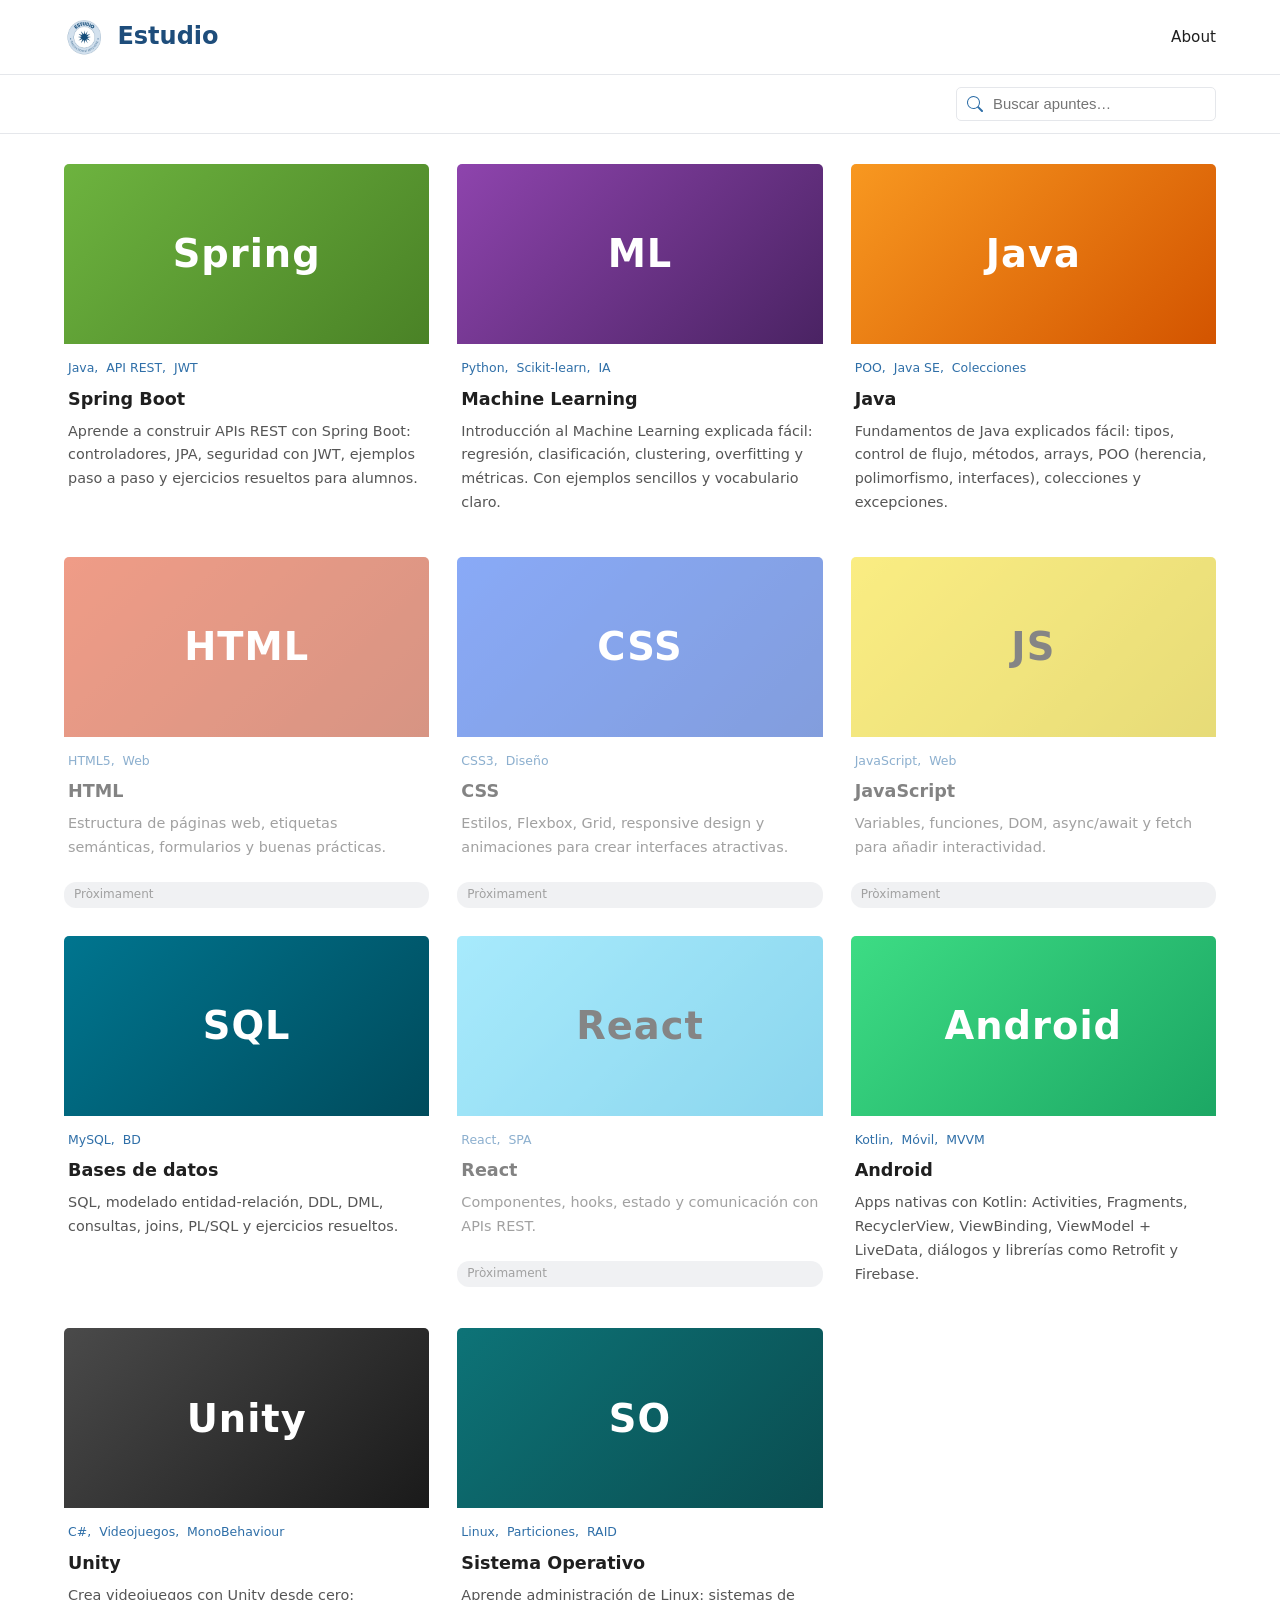
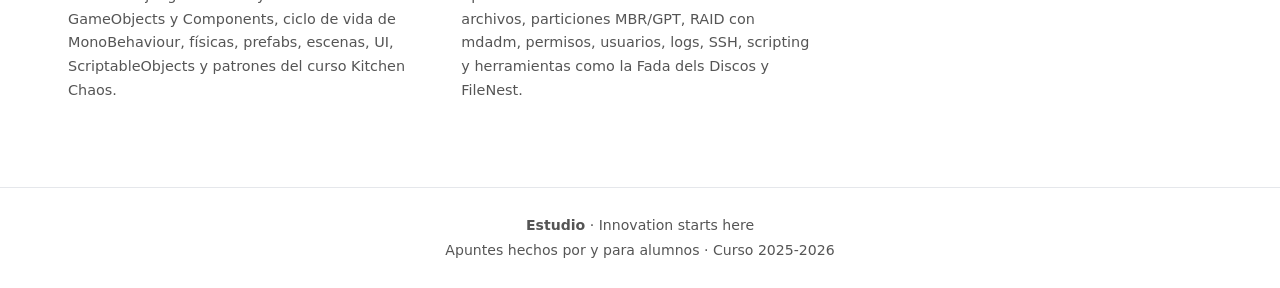
<file: index.html>
<!DOCTYPE html>
<html lang="es">
<head>
  <meta charset="UTF-8">
  <meta name="viewport" content="width=device-width, initial-scale=1.0">
  <title>Estudio · Apuntes de programación</title>
  <link rel="icon" href="assets/logo.png" type="image/png">
  <link rel="stylesheet" href="assets/styles.css">
</head>
<body>

  <!-- ================== HEADER ================== -->
  <header class="header">
    <div class="brand">
      <img src="assets/logo.png" alt="Logo Estudio">
      <h1>Estudio</h1>
    </div>

    <nav>
      <ul>
        <li><a href="#about">About</a></li>
      </ul>
    </nav>
  </header>

  <!-- ================== Search bar ================== -->
  <div class="search-bar">
    <input id="search-input" type="text" placeholder="Buscar apuntes…">
  </div>

  <!-- ================== Card grid (recyclerView) ================== -->
  <main class="cards-container">
    <div class="cards-grid">

      <!-- SPRING BOOT (activo) -->
      <a href="springboot.html" class="card card-springboot">
        <div class="card-img">Spring</div>
        <div class="card-body">
          <div class="tags">
            <span class="tag">Java,</span>
            <span class="tag">API REST,</span>
            <span class="tag">JWT</span>
          </div>
          <h3>Spring Boot</h3>
          <p>Aprende a construir APIs REST con Spring Boot: controladores, JPA, seguridad
             con JWT, ejemplos paso a paso y ejercicios resueltos para alumnos.</p>
        </div>
      </a>

      <!-- MACHINE LEARNING (activo) -->
      <a href="ml.html" class="card card-ml">
        <div class="card-img">ML</div>
        <div class="card-body">
          <div class="tags">
            <span class="tag">Python,</span>
            <span class="tag">Scikit-learn,</span>
            <span class="tag">IA</span>
          </div>
          <h3>Machine Learning</h3>
          <p>Introducción al Machine Learning explicada fácil: regresión, clasificación,
             clustering, overfitting y métricas. Con ejemplos sencillos y vocabulario claro.</p>
        </div>
      </a>

      <!-- JAVA (activo) -->
      <a href="java.html" class="card card-java">
        <div class="card-img">Java</div>
        <div class="card-body">
          <div class="tags"><span class="tag">POO,</span><span class="tag">Java SE,</span><span class="tag">Colecciones</span></div>
          <h3>Java</h3>
          <p>Fundamentos de Java explicados fácil: tipos, control de flujo, métodos,
             arrays, POO (herencia, polimorfismo, interfaces), colecciones y excepciones.</p>
        </div>
      </a>

      <a class="card card-html coming-soon">
        <div class="card-img">HTML</div>
        <div class="card-body">
          <div class="tags"><span class="tag">HTML5,</span><span class="tag">Web</span></div>
          <h3>HTML</h3>
          <p>Estructura de páginas web, etiquetas semánticas, formularios y buenas
             prácticas.</p>
        </div>
      </a>

      <a class="card card-css coming-soon">
        <div class="card-img">CSS</div>
        <div class="card-body">
          <div class="tags"><span class="tag">CSS3,</span><span class="tag">Diseño</span></div>
          <h3>CSS</h3>
          <p>Estilos, Flexbox, Grid, responsive design y animaciones para crear
             interfaces atractivas.</p>
        </div>
      </a>

      <a class="card card-js coming-soon">
        <div class="card-img">JS</div>
        <div class="card-body">
          <div class="tags"><span class="tag">JavaScript,</span><span class="tag">Web</span></div>
          <h3>JavaScript</h3>
          <p>Variables, funciones, DOM, async/await y fetch para añadir
             interactividad.</p>
        </div>
      </a>

      <a href="bd.html" class="card card-sql">
        <div class="card-img">SQL</div>
        <div class="card-body">
          <div class="tags"><span class="tag">MySQL,</span><span class="tag">BD</span></div>
          <h3>Bases de datos</h3>
          <p>SQL, modelado entidad-relación, DDL, DML, consultas, joins, PL/SQL y ejercicios resueltos.</p>
        </div>
      </a>

      <a class="card card-react coming-soon">
        <div class="card-img">React</div>
        <div class="card-body">
          <div class="tags"><span class="tag">React,</span><span class="tag">SPA</span></div>
          <h3>React</h3>
          <p>Componentes, hooks, estado y comunicación con APIs REST.</p>
        </div>
      </a>

      <a href="android.html" class="card card-android">
        <div class="card-img">Android</div>
        <div class="card-body">
          <div class="tags"><span class="tag">Kotlin,</span><span class="tag">Móvil,</span><span class="tag">MVVM</span></div>
          <h3>Android</h3>
          <p>Apps nativas con Kotlin: Activities, Fragments, RecyclerView, ViewBinding,
             ViewModel + LiveData, diálogos y librerías como Retrofit y Firebase.</p>
        </div>
      </a>

      <!-- UNITY (activo) -->
      <a href="unity.html" class="card card-unity">
        <div class="card-img">Unity</div>
        <div class="card-body">
          <div class="tags"><span class="tag">C#,</span><span class="tag">Videojuegos,</span><span class="tag">MonoBehaviour</span></div>
          <h3>Unity</h3>
          <p>Crea videojuegos con Unity desde cero: GameObjects y Components, ciclo
             de vida de MonoBehaviour, físicas, prefabs, escenas, UI, ScriptableObjects
             y patrones del curso Kitchen Chaos.</p>
        </div>
      </a>

      <!-- SISTEMA OPERATIVO (activo) -->
      <a href="sistema_operativo.html" class="card card-sistemaoperatiu">
        <div class="card-img">SO</div>
        <div class="card-body">
          <div class="tags"><span class="tag">Linux,</span><span class="tag">Particiones,</span><span class="tag">RAID</span></div>
          <h3>Sistema Operativo</h3>
          <p>Aprende administración de Linux: sistemas de archivos, particiones MBR/GPT,
             RAID con mdadm, permisos, usuarios, logs, SSH, scripting y herramientas
             como la Fada dels Discos y FileNest.</p>
        </div>
      </a>

    </div>
  </main>

  <!-- ================== Footer ================== -->
  <footer class="footer" id="contacte">
    <p id="about"><strong>Estudio</strong> · Innovation starts here</p>
    <p>Apuntes hechos por y para alumnos · Curso 2025-2026</p>
  </footer>

  <script src="assets/main.js"></script>
</body>
</html>
</file>
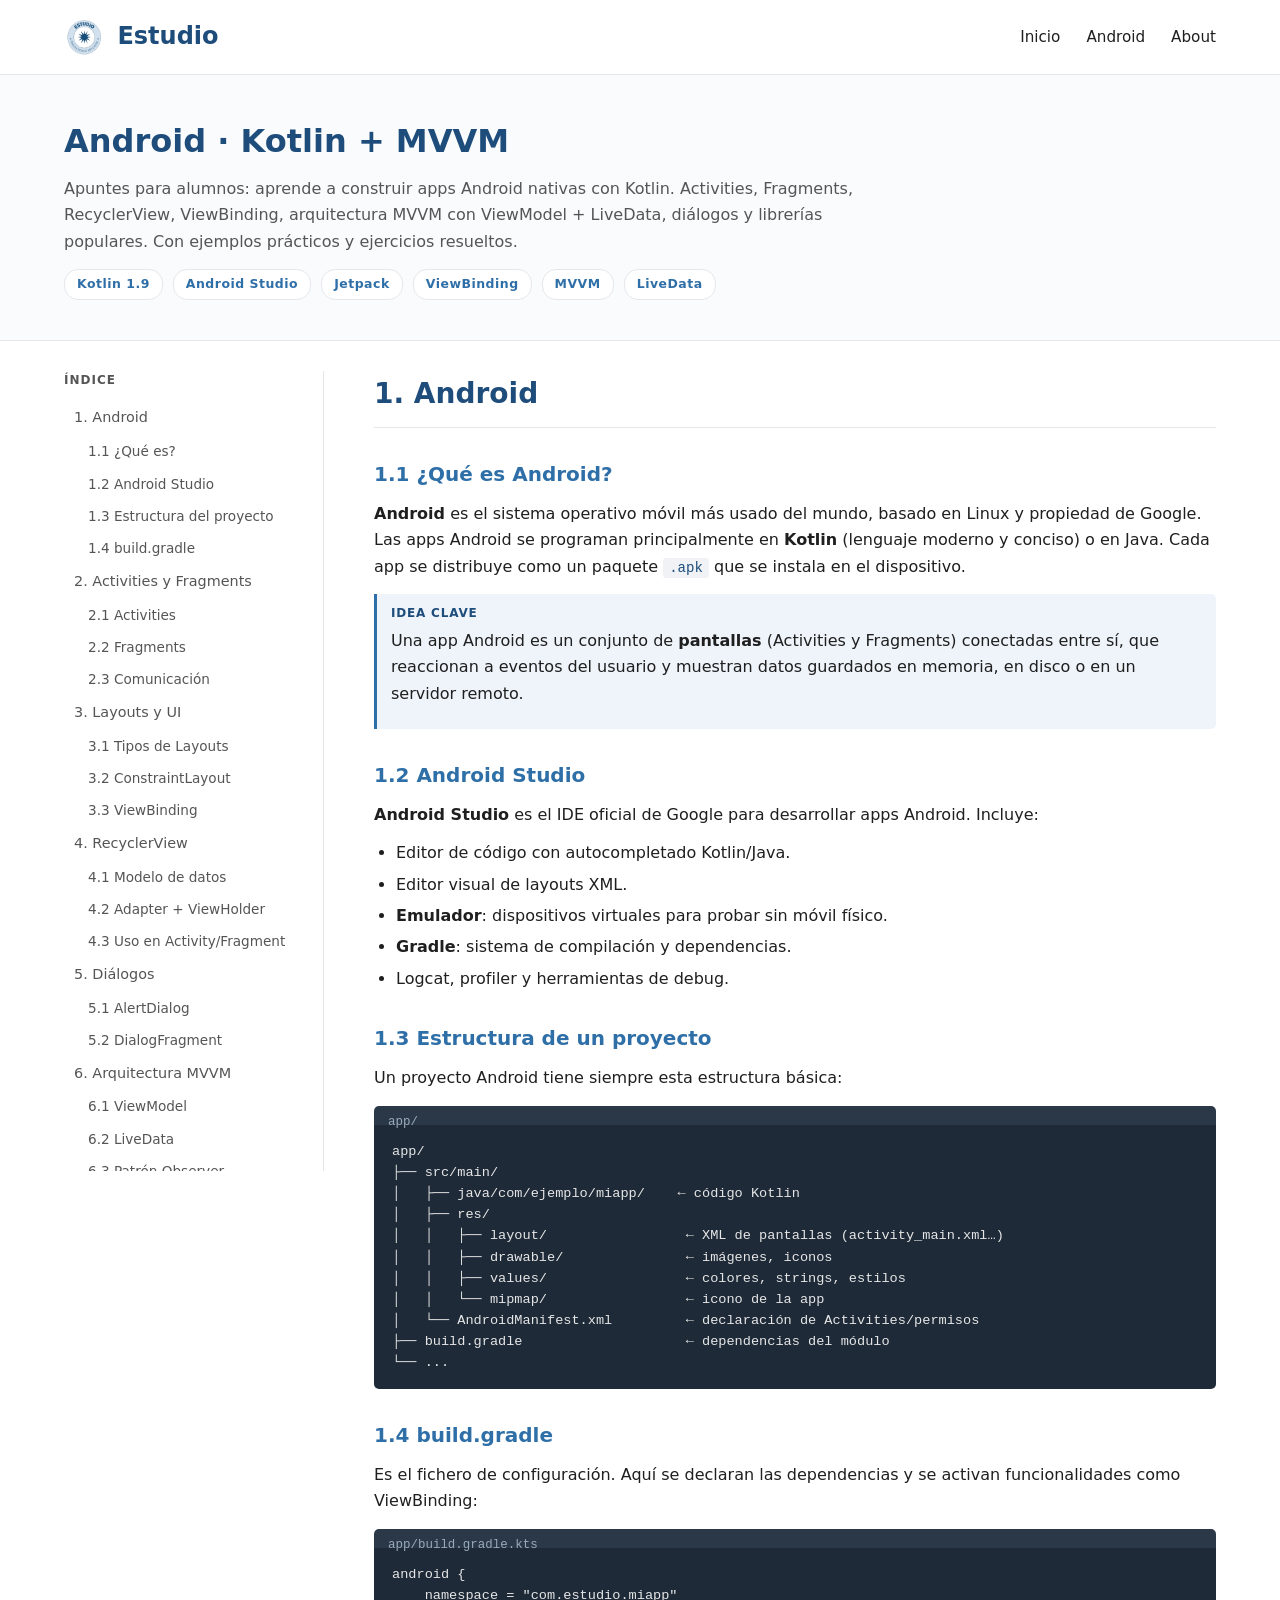
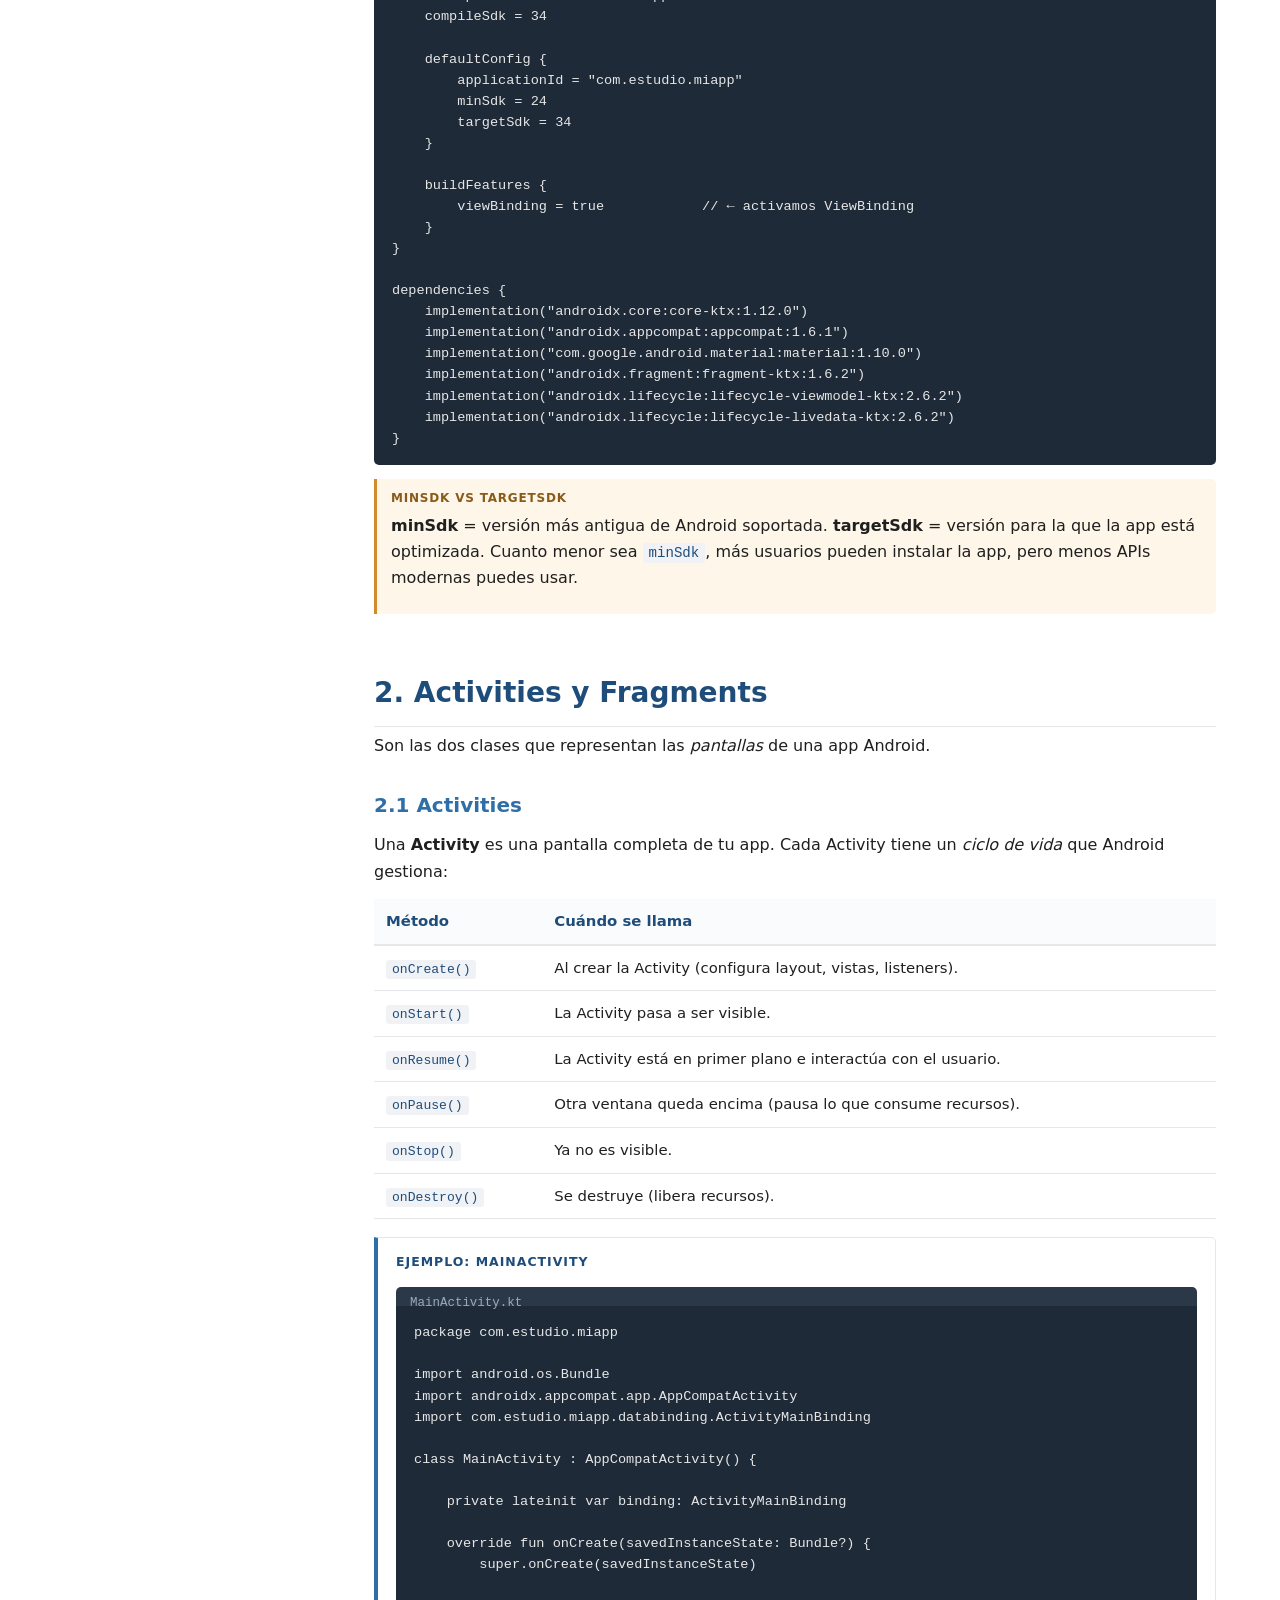
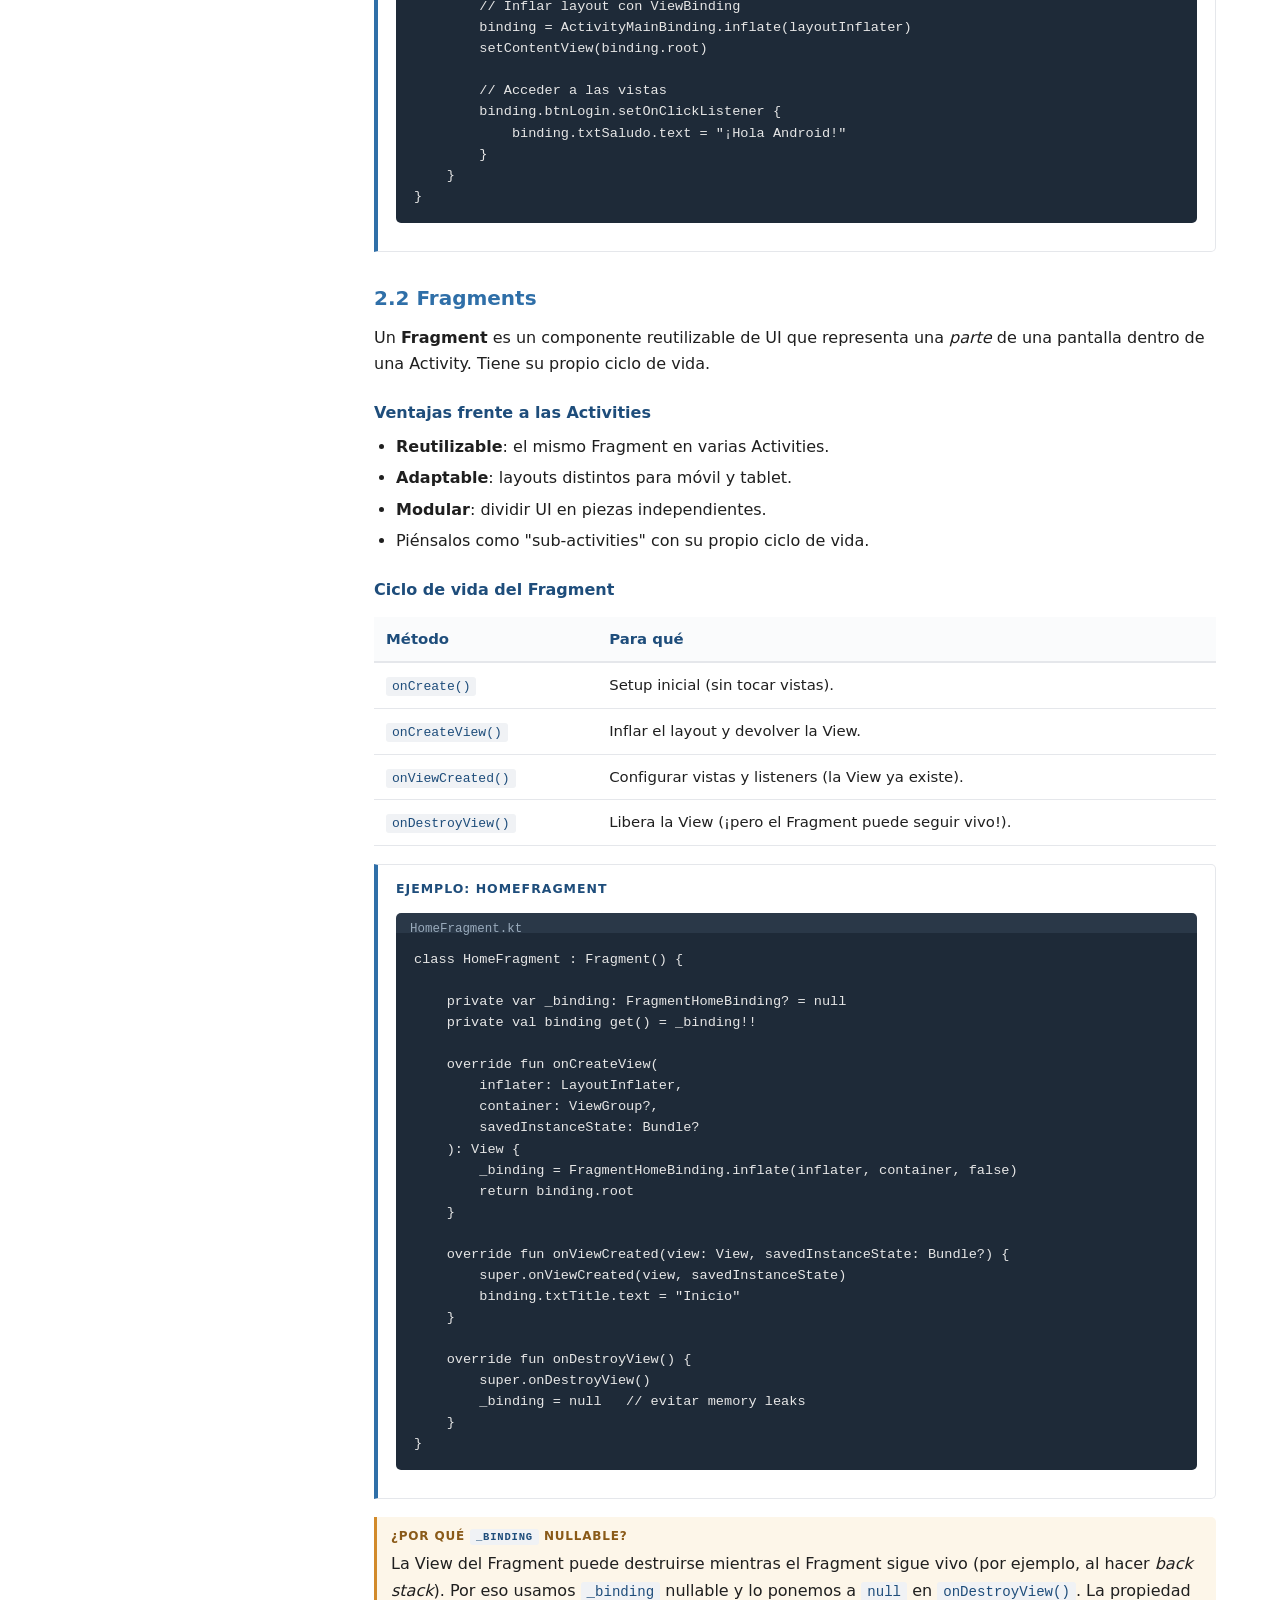
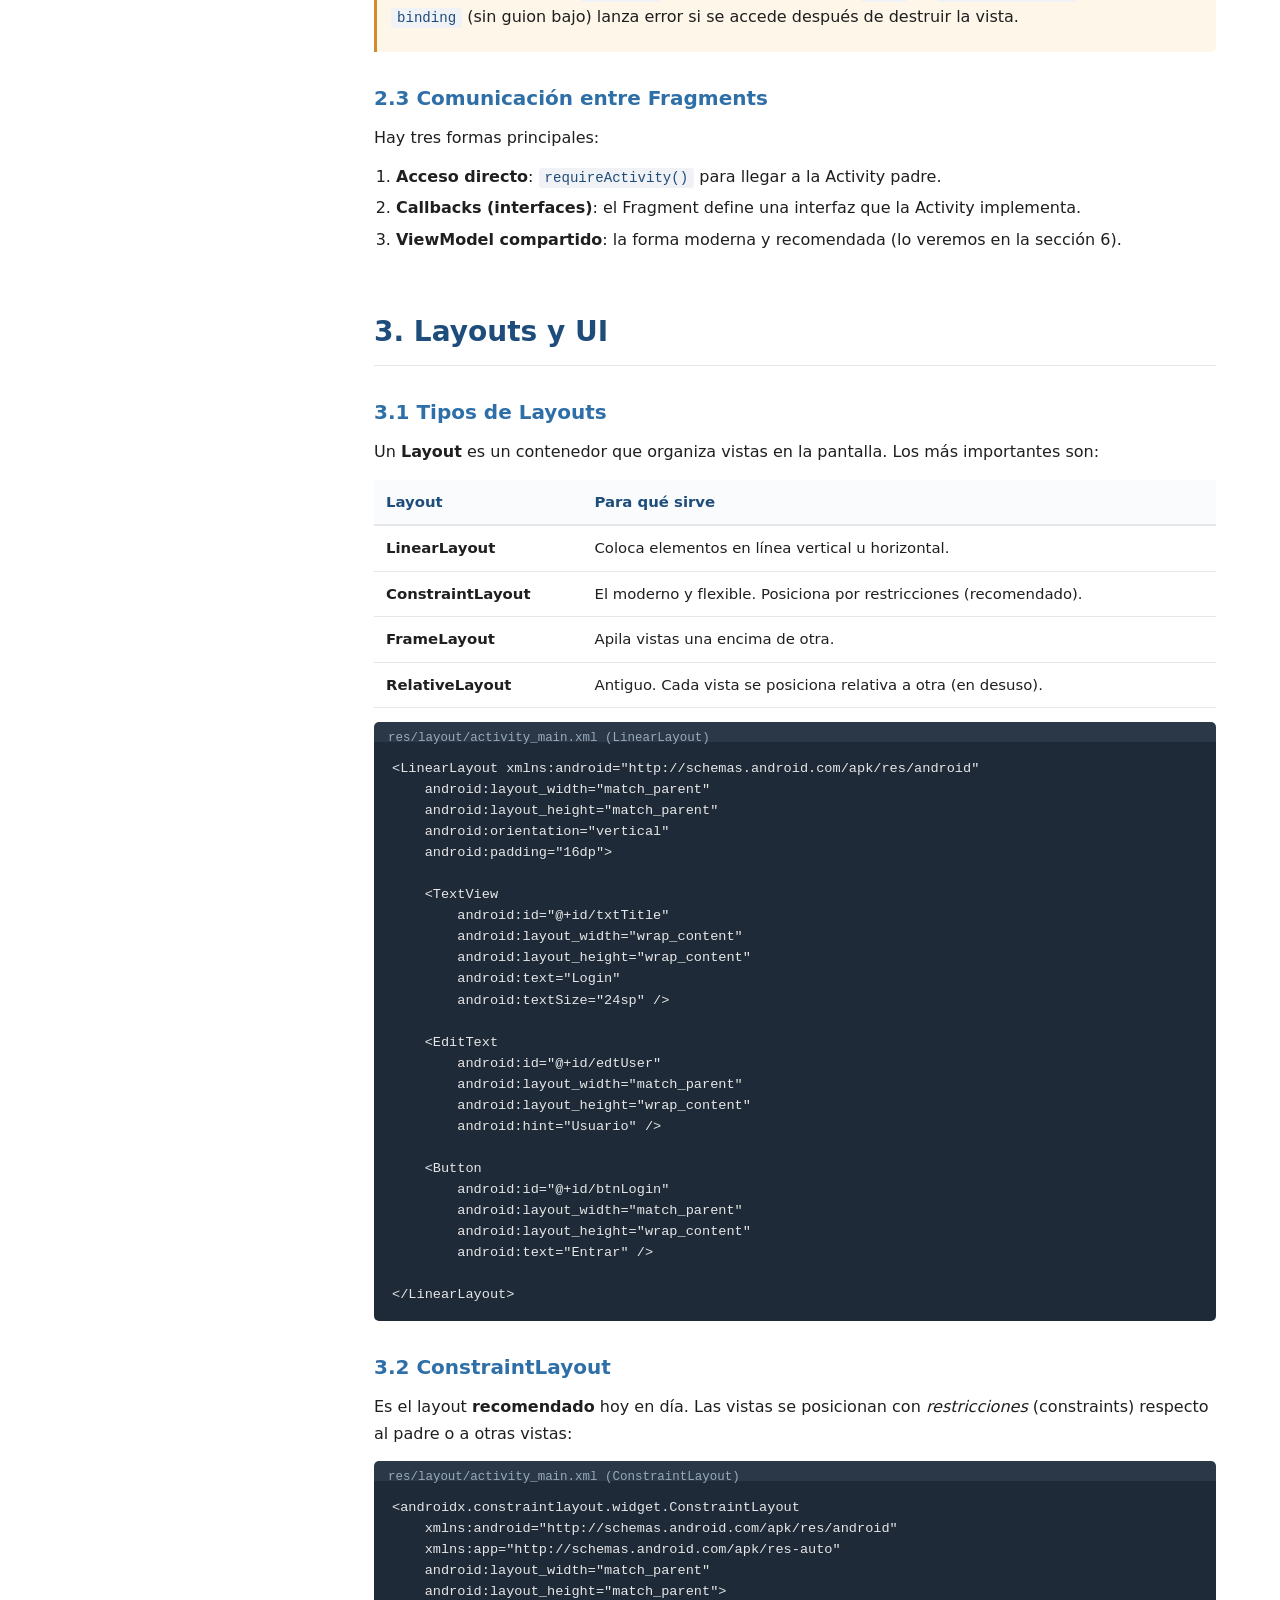
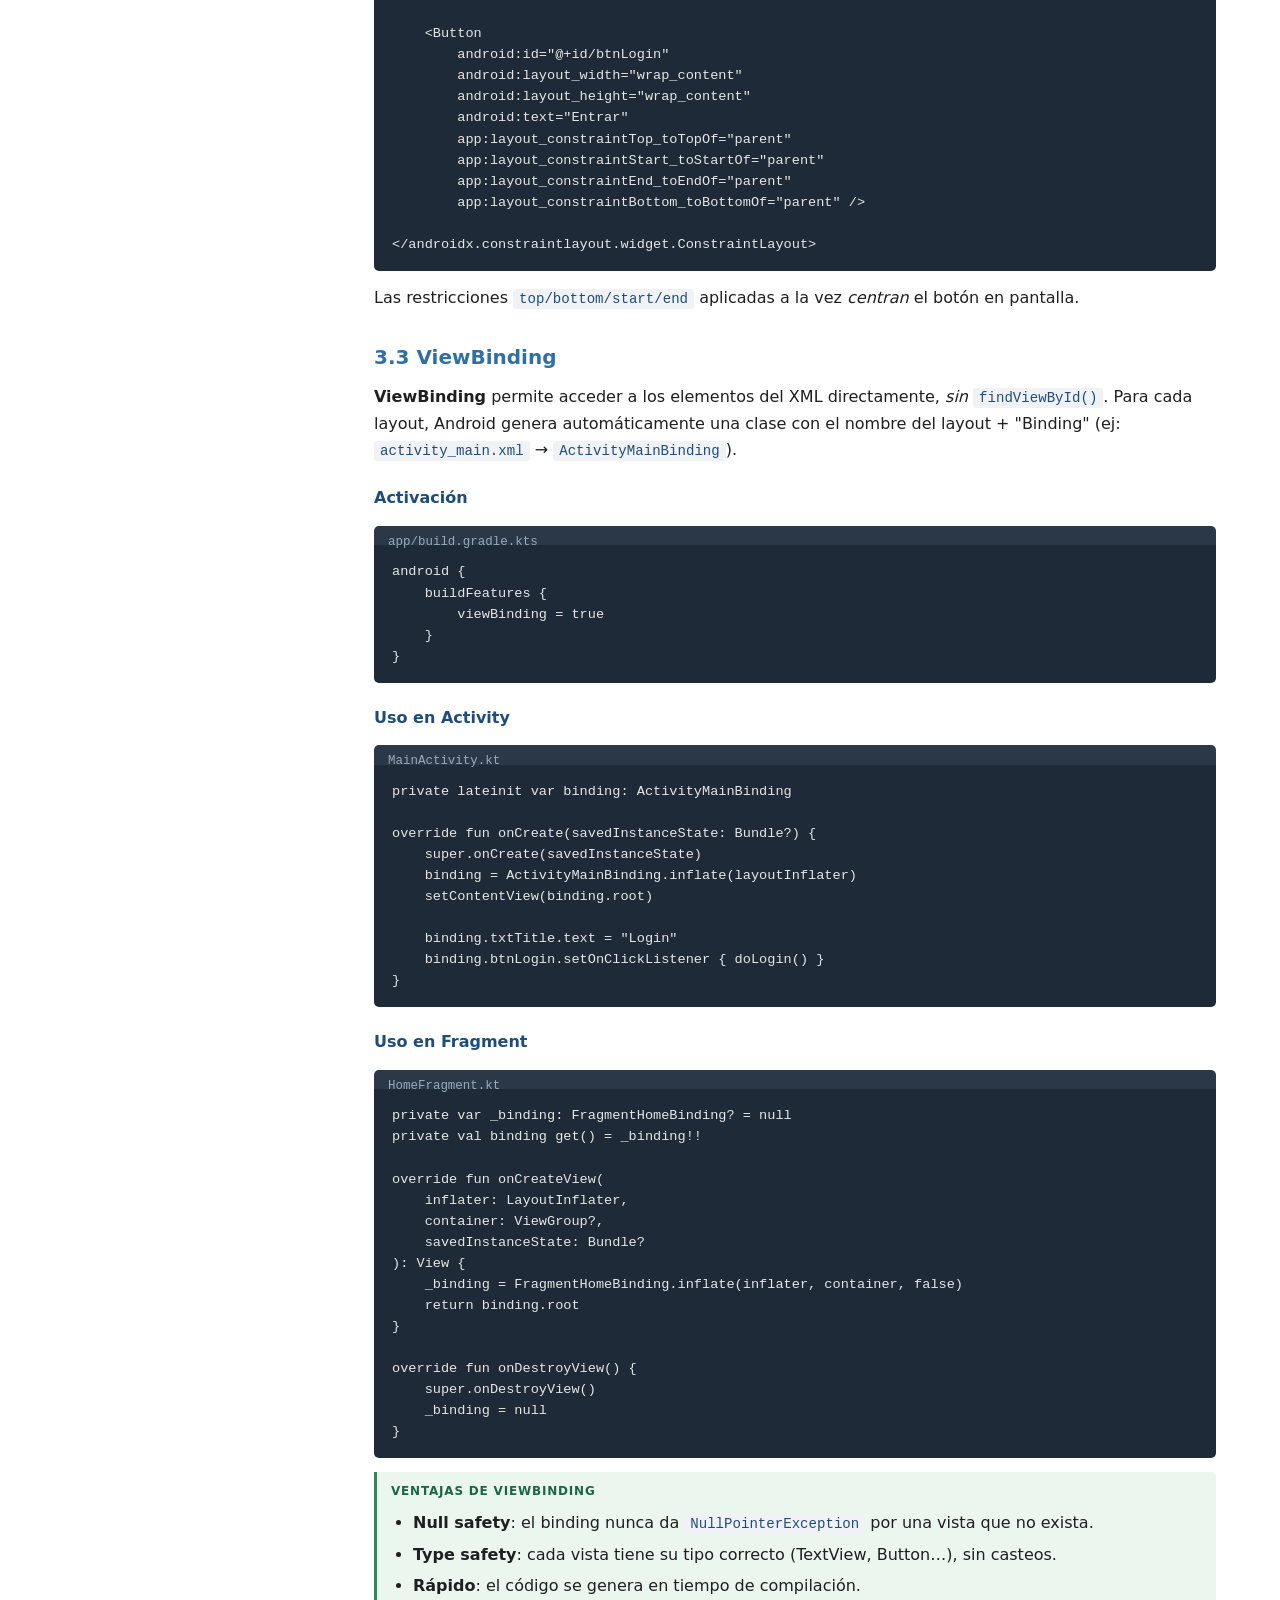
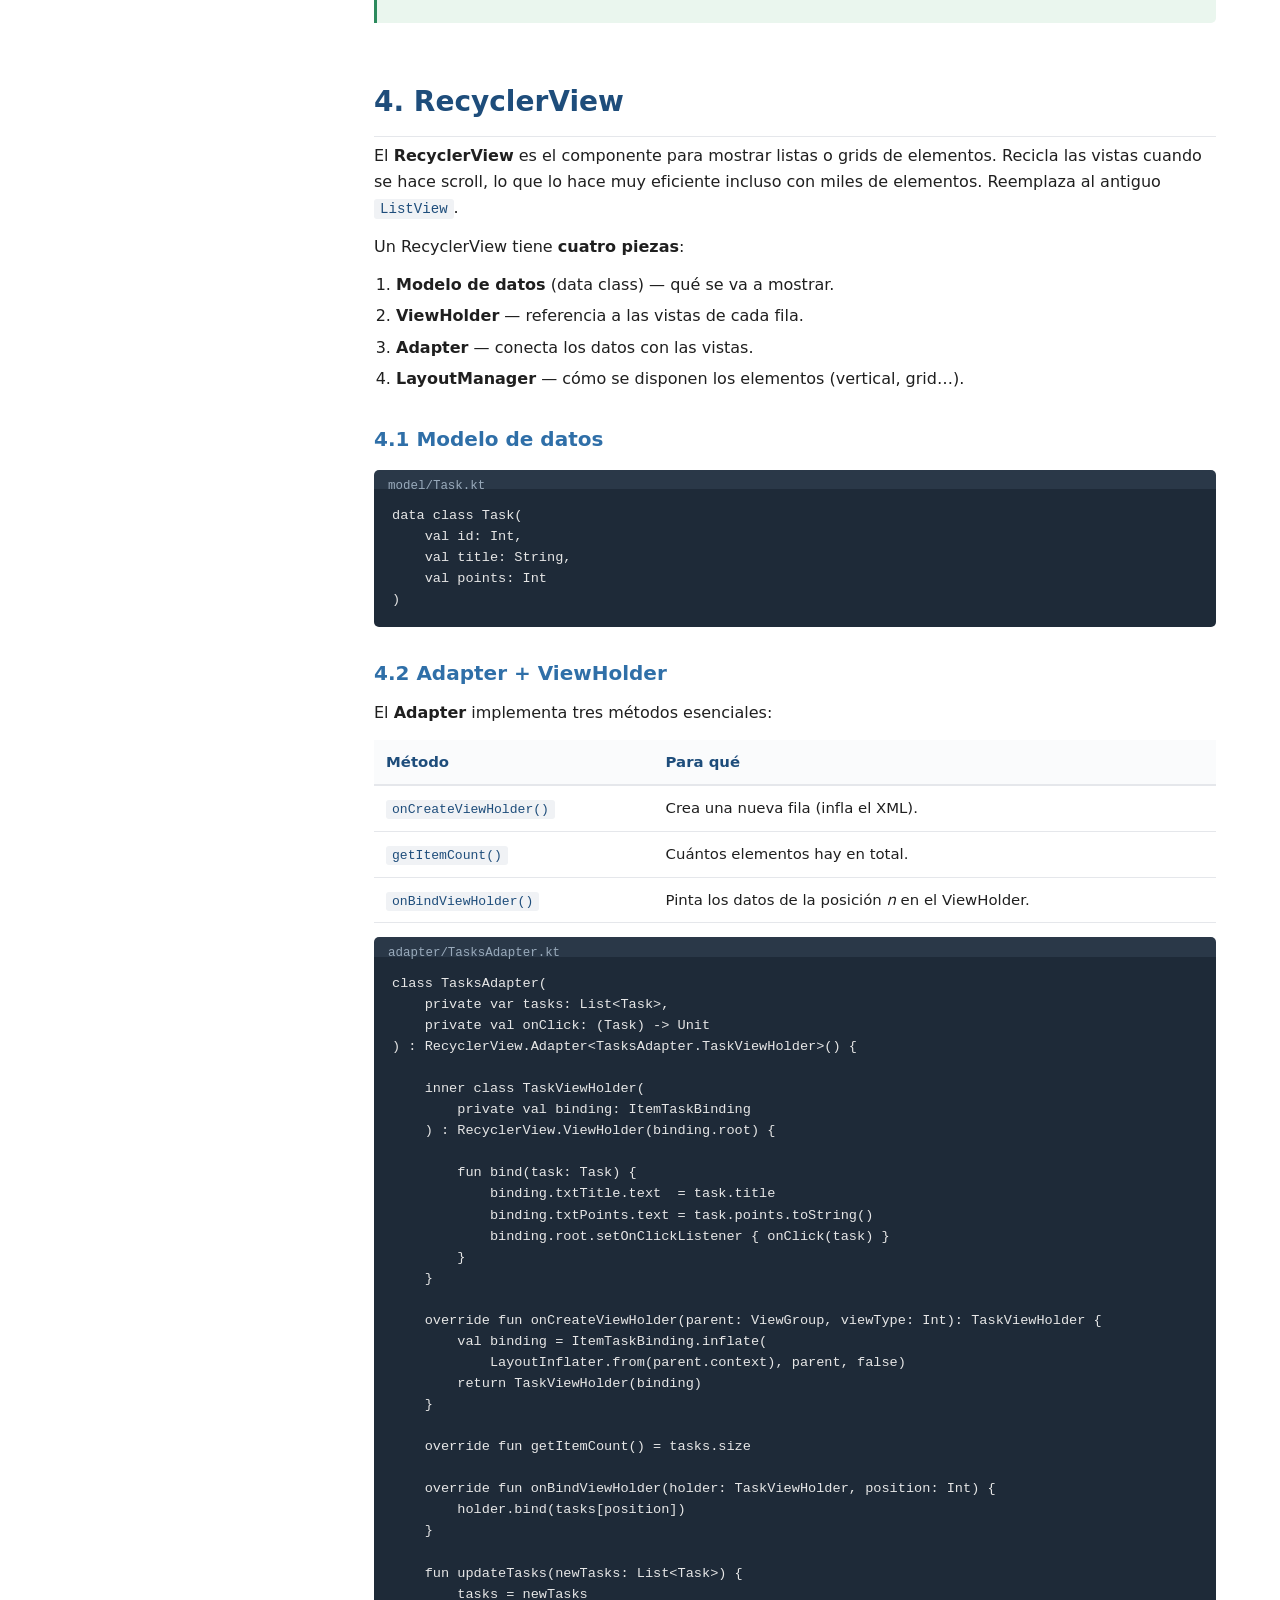
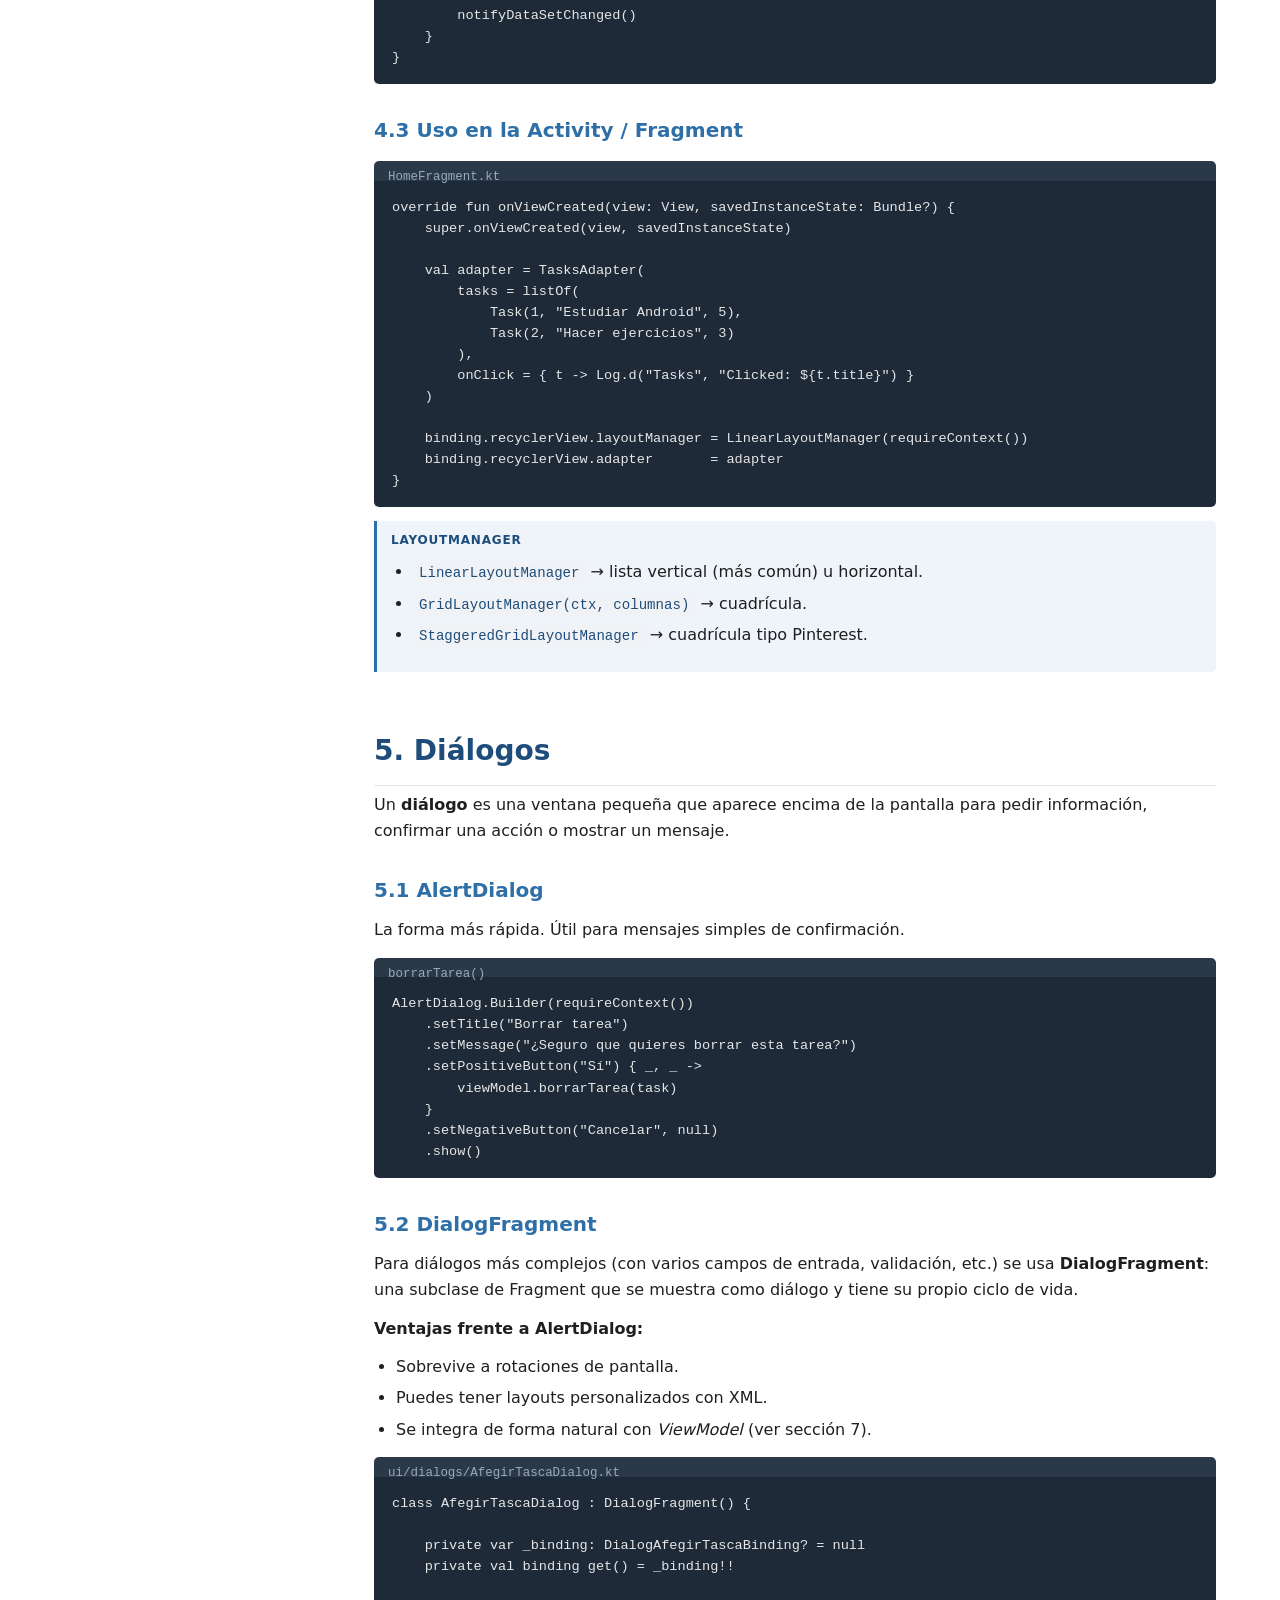
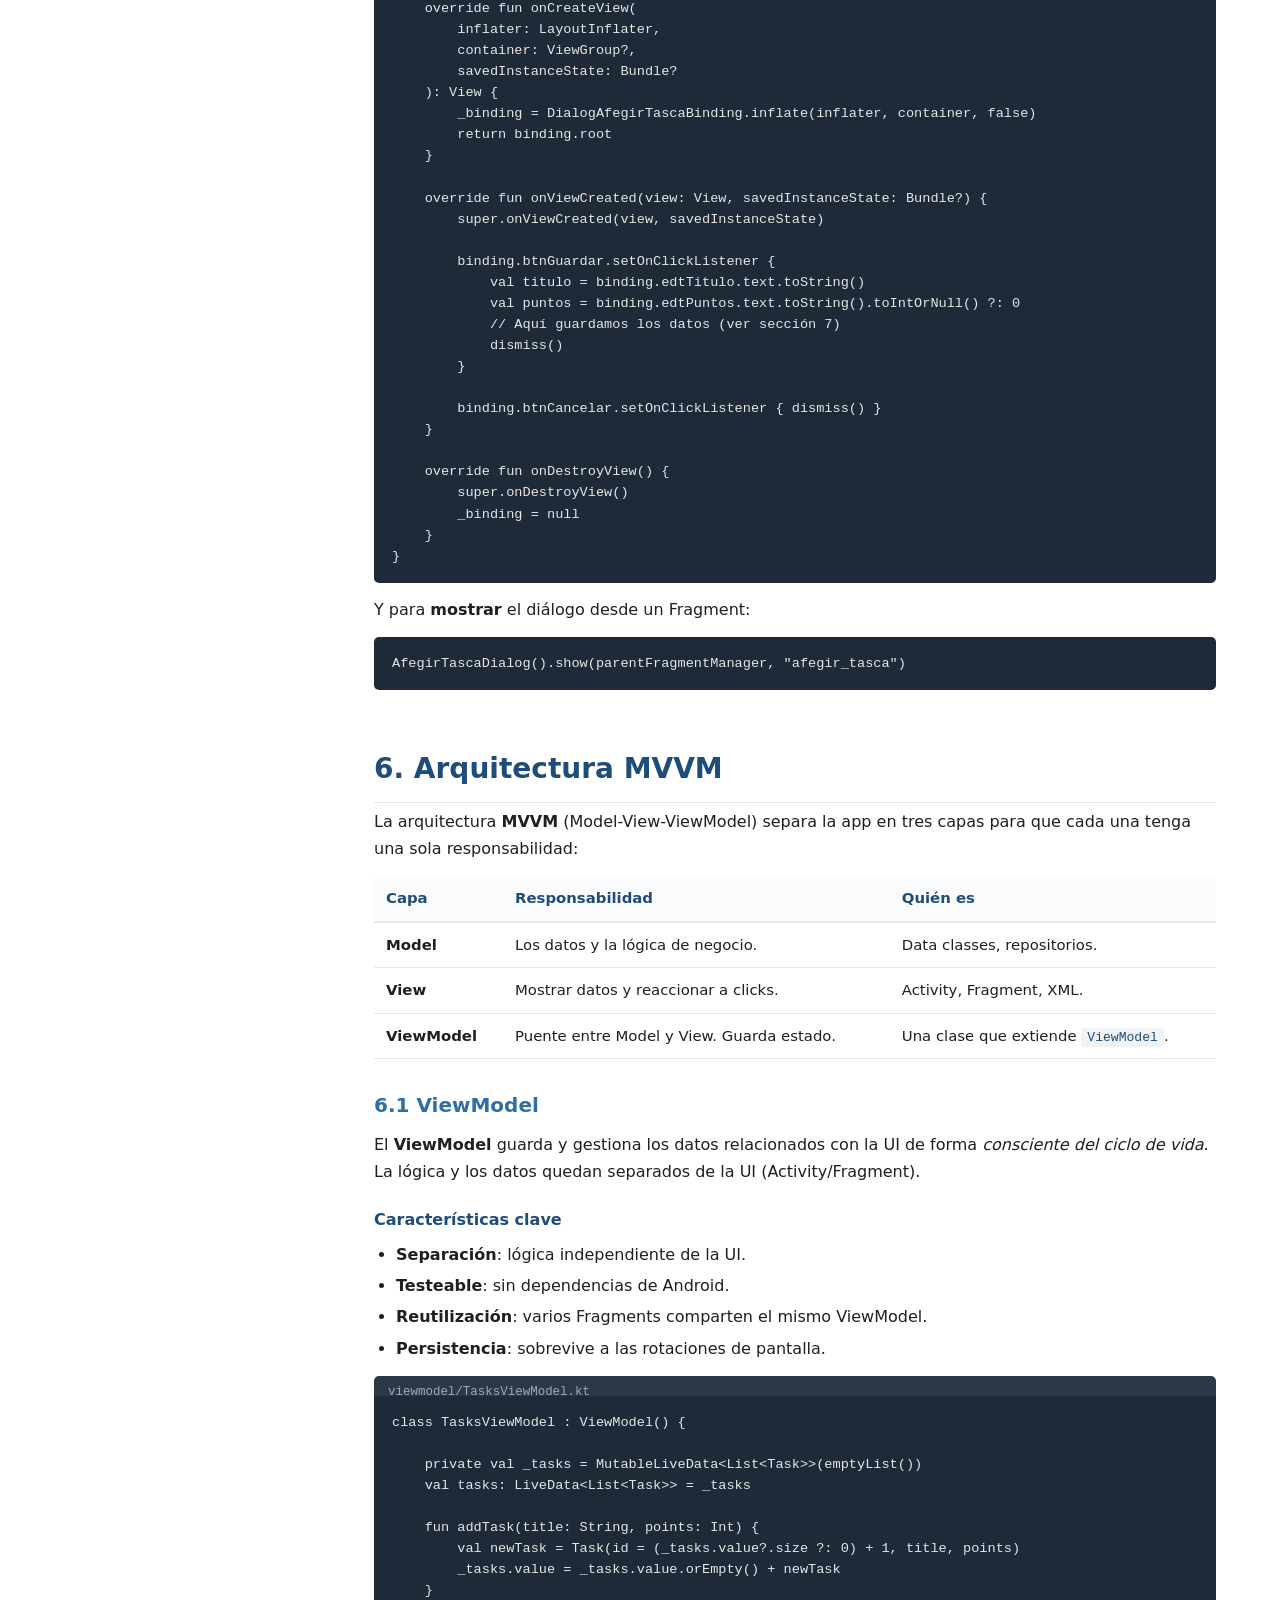
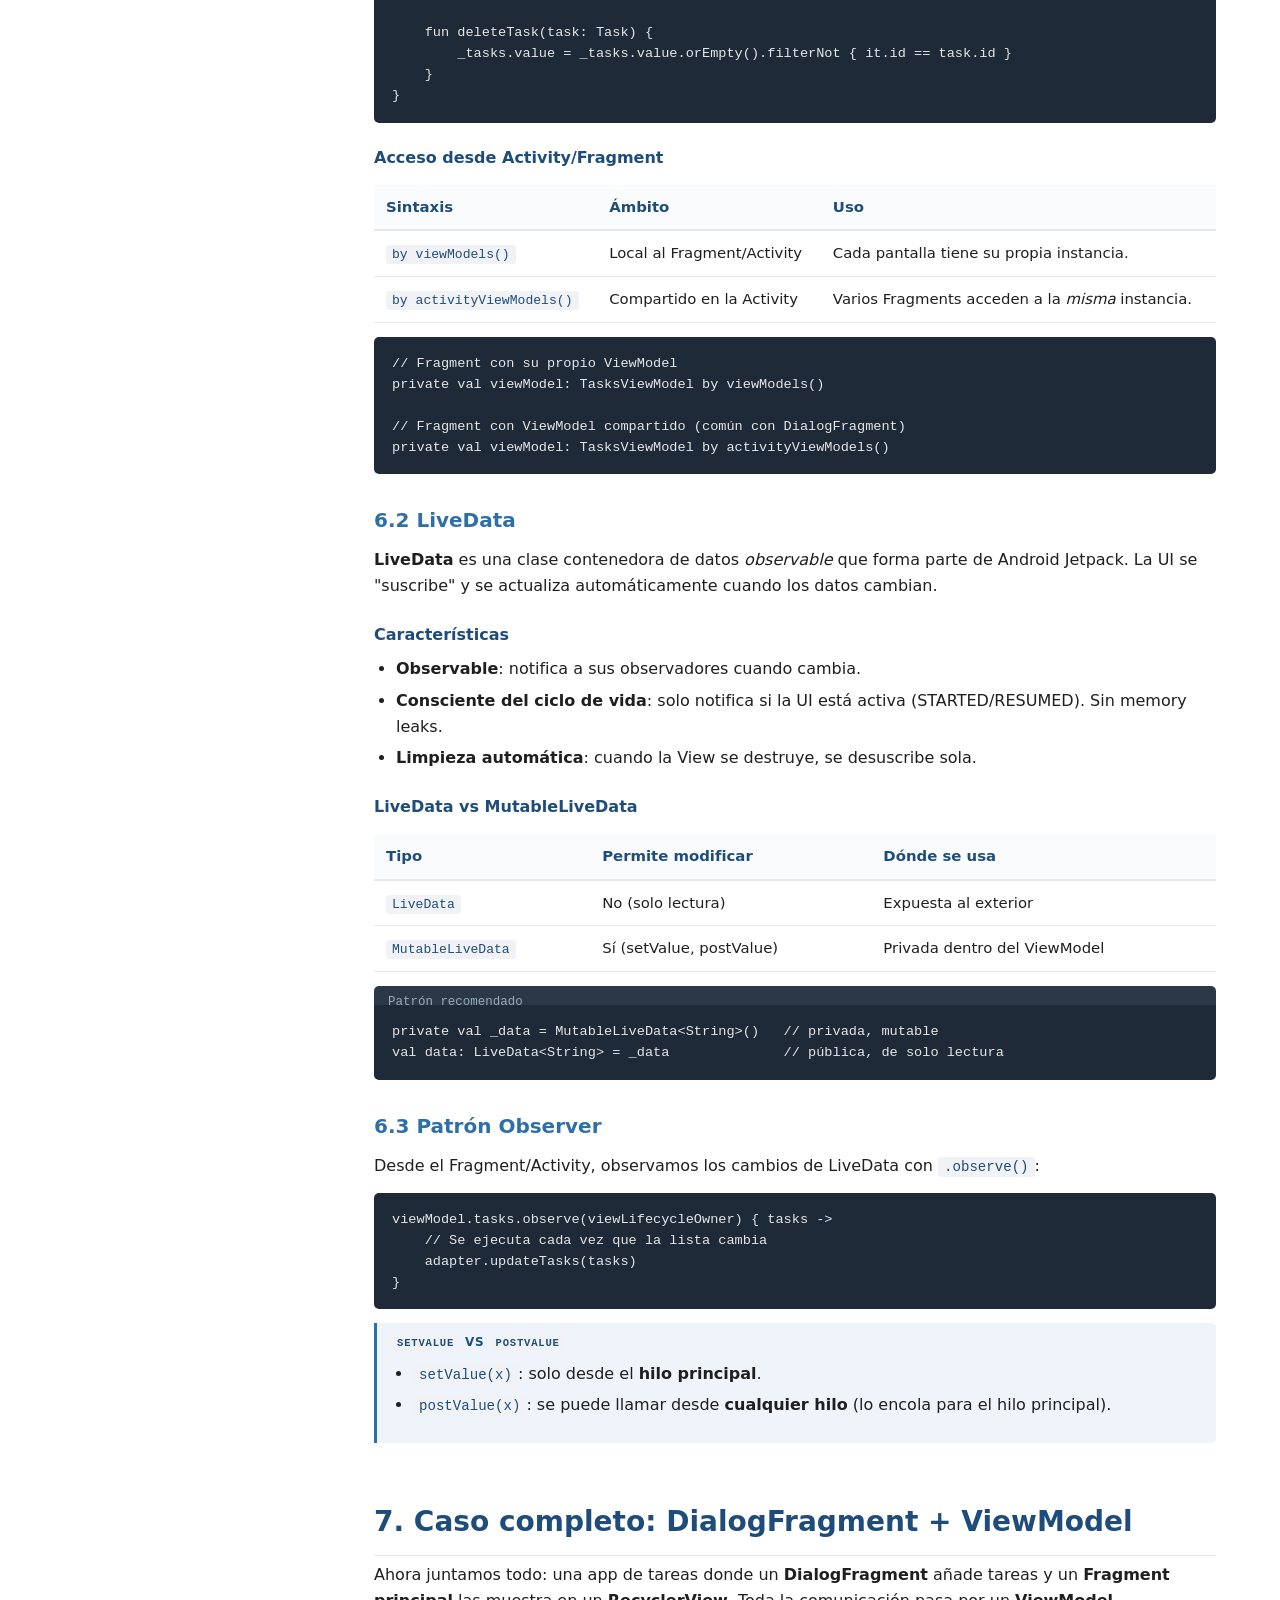
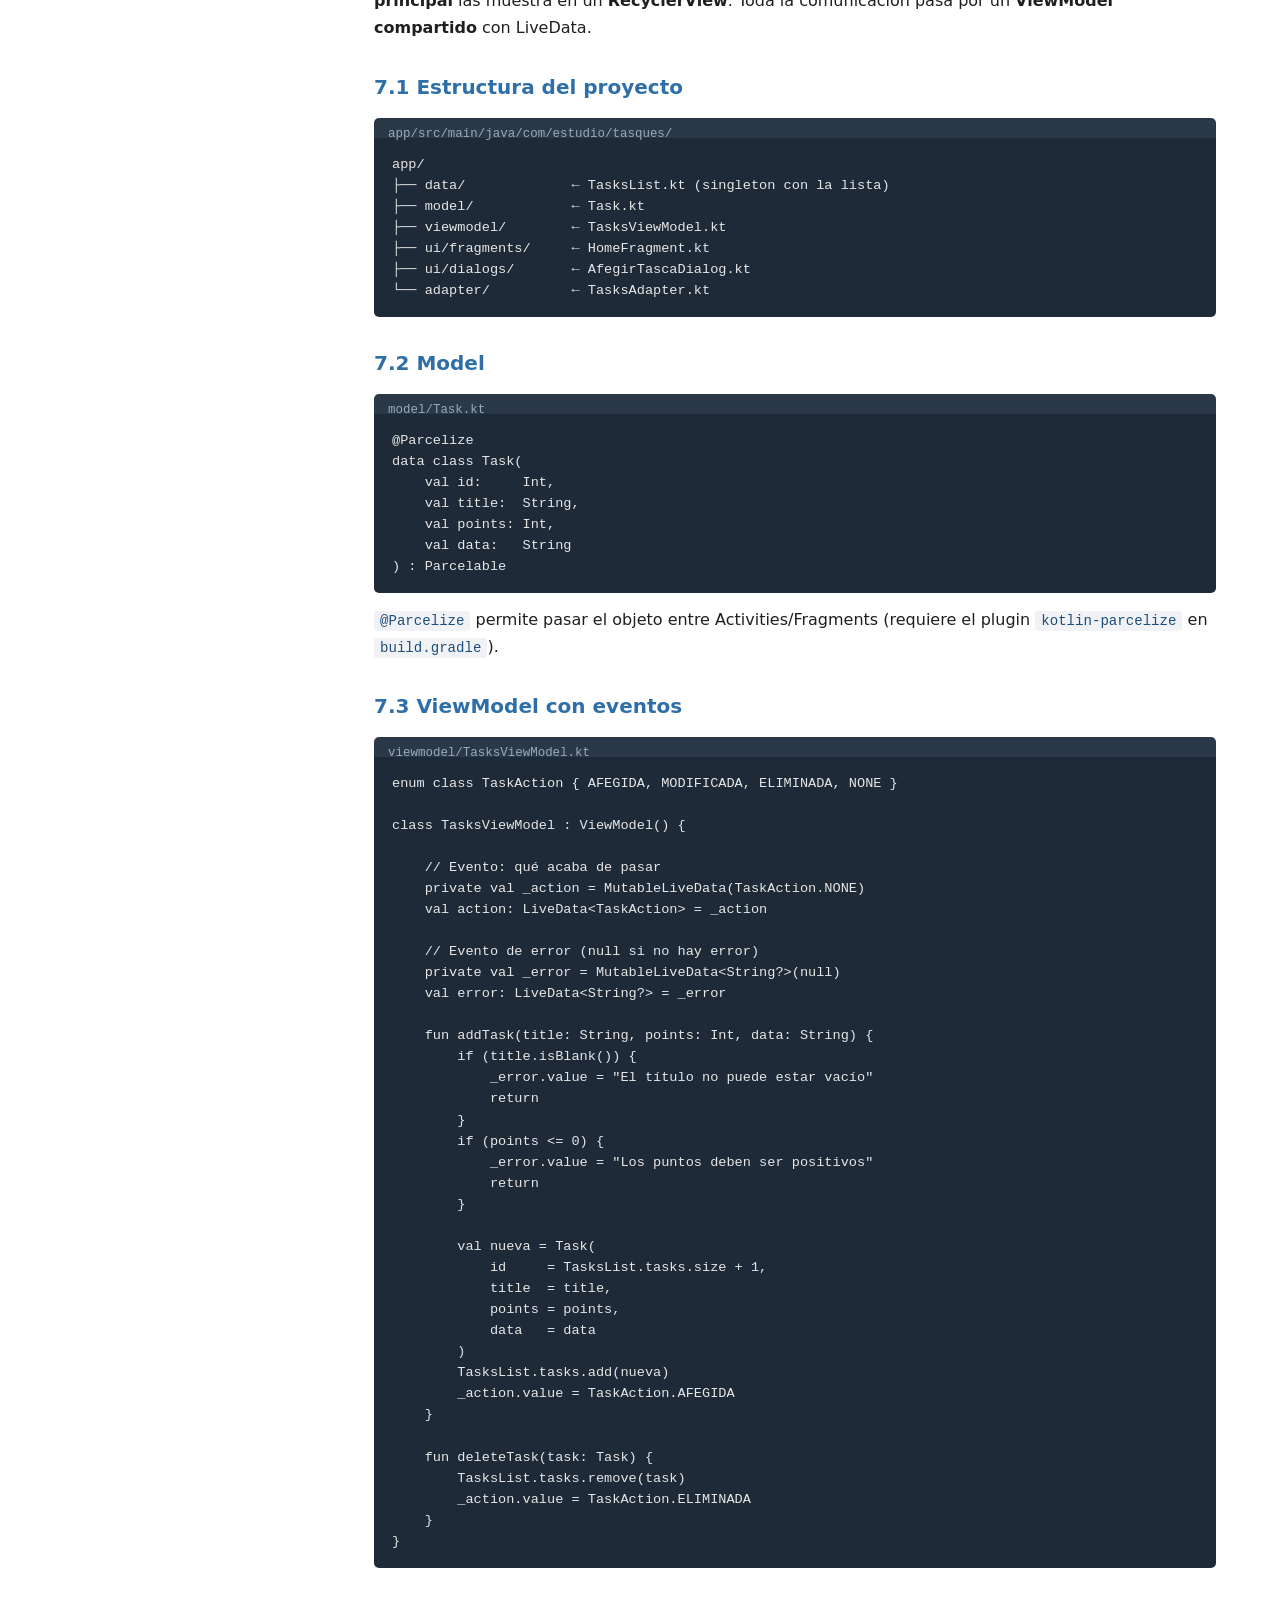
<file: android.html>
<!DOCTYPE html>
<html lang="es">
<head>
  <meta charset="UTF-8">
  <meta name="viewport" content="width=device-width, initial-scale=1.0">
  <title>Android · Apuntes · Estudio</title>
  <link rel="icon" href="assets/logo.png" type="image/png">
  <link rel="stylesheet" href="assets/styles.css">
</head>
<body>

  <!-- ================== HEADER ================== -->
  <header class="header">
    <a href="index.html" class="brand" style="text-decoration:none">
      <img src="assets/logo.png" alt="Logo Estudio">
      <h1>Estudio</h1>
    </a>
    <nav>
      <ul>
        <li><a href="index.html">Inicio</a></li>
        <li><a href="android.html">Android</a></li>
        <li><a href="index.html#about">About</a></li>
      </ul>
    </nav>
  </header>

  <!-- ================== Página título ================== -->
  <section class="page-title">
    <div class="page-title-inner">
      <h1>Android · Kotlin + MVVM</h1>
      <p class="subtitle">Apuntes para alumnos: aprende a construir apps Android nativas
        con Kotlin. Activities, Fragments, RecyclerView, ViewBinding, arquitectura
        MVVM con ViewModel + LiveData, diálogos y librerías populares.
        Con ejemplos prácticos y ejercicios resueltos.</p>
      <div class="chips">
        <span class="chip">Kotlin 1.9</span>
        <span class="chip">Android Studio</span>
        <span class="chip">Jetpack</span>
        <span class="chip">ViewBinding</span>
        <span class="chip">MVVM</span>
        <span class="chip">LiveData</span>
      </div>
    </div>
  </section>

  <!-- ================== Contenido ================== -->
  <div class="notes-layout">

    <!-- ============== Sidebar / TOC ============== -->
    <aside class="toc">
      <h4>Índice</h4>
      <ul>
        <li><a href="#android">1. Android</a></li>
        <li class="sub"><a href="#que-es">1.1 ¿Qué es?</a></li>
        <li class="sub"><a href="#android-studio">1.2 Android Studio</a></li>
        <li class="sub"><a href="#estructura">1.3 Estructura del proyecto</a></li>
        <li class="sub"><a href="#gradle">1.4 build.gradle</a></li>

        <li><a href="#activities-fragments">2. Activities y Fragments</a></li>
        <li class="sub"><a href="#activities">2.1 Activities</a></li>
        <li class="sub"><a href="#fragments">2.2 Fragments</a></li>
        <li class="sub"><a href="#navegacion">2.3 Comunicación</a></li>

        <li><a href="#layouts-ui">3. Layouts y UI</a></li>
        <li class="sub"><a href="#layouts">3.1 Tipos de Layouts</a></li>
        <li class="sub"><a href="#constraint">3.2 ConstraintLayout</a></li>
        <li class="sub"><a href="#viewbinding">3.3 ViewBinding</a></li>

        <li><a href="#recyclerview">4. RecyclerView</a></li>
        <li class="sub"><a href="#rv-modelo">4.1 Modelo de datos</a></li>
        <li class="sub"><a href="#rv-adapter">4.2 Adapter + ViewHolder</a></li>
        <li class="sub"><a href="#rv-uso">4.3 Uso en Activity/Fragment</a></li>

        <li><a href="#dialogos">5. Diálogos</a></li>
        <li class="sub"><a href="#alertdialog">5.1 AlertDialog</a></li>
        <li class="sub"><a href="#dialogfragment">5.2 DialogFragment</a></li>

        <li><a href="#mvvm">6. Arquitectura MVVM</a></li>
        <li class="sub"><a href="#viewmodel">6.1 ViewModel</a></li>
        <li class="sub"><a href="#livedata">6.2 LiveData</a></li>
        <li class="sub"><a href="#observer">6.3 Patrón Observer</a></li>

        <li><a href="#caso-completo">7. Caso completo</a></li>
        <li class="sub"><a href="#caso-estructura">7.1 Estructura</a></li>
        <li class="sub"><a href="#caso-modelo">7.2 Model</a></li>
        <li class="sub"><a href="#caso-viewmodel">7.3 ViewModel</a></li>
        <li class="sub"><a href="#caso-dialog">7.4 Dialog</a></li>
        <li class="sub"><a href="#caso-fragment">7.5 Fragment</a></li>

        <li><a href="#librerias">8. Librerías</a></li>
        <li><a href="#ejercicios">9. Ejercicios</a></li>
        <li><a href="#cheatsheet">10. Cheatsheet</a></li>
      </ul>
    </aside>

    <!-- ============== Contenido principal ============== -->
    <main class="content">

      <!-- ================================================== -->
      <!-- ============ 1. ANDROID ============ -->
      <!-- ================================================== -->
      <section id="android">
        <h2>1. Android</h2>

        <h3 id="que-es">1.1 ¿Qué es Android?</h3>
        <p><strong>Android</strong> es el sistema operativo móvil más usado del mundo,
          basado en Linux y propiedad de Google. Las apps Android se programan
          principalmente en <strong>Kotlin</strong> (lenguaje moderno y conciso) o en
          Java. Cada app se distribuye como un paquete <code>.apk</code> que se instala
          en el dispositivo.</p>

        <div class="note">
          <div class="note-title">Idea clave</div>
          <p>Una app Android es un conjunto de <strong>pantallas</strong> (Activities y
            Fragments) conectadas entre sí, que reaccionan a eventos del usuario y
            muestran datos guardados en memoria, en disco o en un servidor remoto.</p>
        </div>

        <h3 id="android-studio">1.2 Android Studio</h3>
        <p><strong>Android Studio</strong> es el IDE oficial de Google para desarrollar
          apps Android. Incluye:</p>
        <ul>
          <li>Editor de código con autocompletado Kotlin/Java.</li>
          <li>Editor visual de layouts XML.</li>
          <li><strong>Emulador</strong>: dispositivos virtuales para probar sin móvil
            físico.</li>
          <li><strong>Gradle</strong>: sistema de compilación y dependencias.</li>
          <li>Logcat, profiler y herramientas de debug.</li>
        </ul>

        <h3 id="estructura">1.3 Estructura de un proyecto</h3>
        <p>Un proyecto Android tiene siempre esta estructura básica:</p>

        <div class="code-header">app/</div>
<pre><code>app/
├── src/main/
│   ├── java/com/ejemplo/miapp/    ← código Kotlin
│   ├── res/
│   │   ├── layout/                 ← XML de pantallas (activity_main.xml…)
│   │   ├── drawable/               ← imágenes, iconos
│   │   ├── values/                 ← colores, strings, estilos
│   │   └── mipmap/                 ← icono de la app
│   └── AndroidManifest.xml         ← declaración de Activities/permisos
├── build.gradle                    ← dependencias del módulo
└── ...</code></pre>

        <h3 id="gradle">1.4 build.gradle</h3>
        <p>Es el fichero de configuración. Aquí se declaran las dependencias y se
          activan funcionalidades como ViewBinding:</p>

        <div class="code-header">app/build.gradle.kts</div>
<pre><code>android {
    namespace = "com.estudio.miapp"
    compileSdk = 34

    defaultConfig {
        applicationId = "com.estudio.miapp"
        minSdk = 24
        targetSdk = 34
    }

    buildFeatures {
        viewBinding = true            // ← activamos ViewBinding
    }
}

dependencies {
    implementation("androidx.core:core-ktx:1.12.0")
    implementation("androidx.appcompat:appcompat:1.6.1")
    implementation("com.google.android.material:material:1.10.0")
    implementation("androidx.fragment:fragment-ktx:1.6.2")
    implementation("androidx.lifecycle:lifecycle-viewmodel-ktx:2.6.2")
    implementation("androidx.lifecycle:lifecycle-livedata-ktx:2.6.2")
}</code></pre>

        <div class="note warning">
          <div class="note-title">minSdk vs targetSdk</div>
          <p><strong>minSdk</strong> = versión más antigua de Android soportada.
            <strong>targetSdk</strong> = versión para la que la app está optimizada.
            Cuanto menor sea <code>minSdk</code>, más usuarios pueden instalar la app,
            pero menos APIs modernas puedes usar.</p>
        </div>
      </section>

      <!-- ================================================== -->
      <!-- ============ 2. ACTIVITIES Y FRAGMENTS ============ -->
      <!-- ================================================== -->
      <section id="activities-fragments">
        <h2>2. Activities y Fragments</h2>

        <p>Son las dos clases que representan las <em>pantallas</em> de una app Android.</p>

        <h3 id="activities">2.1 Activities</h3>
        <p>Una <strong>Activity</strong> es una pantalla completa de tu app. Cada
          Activity tiene un <em>ciclo de vida</em> que Android gestiona:</p>

        <table>
          <thead>
            <tr><th>Método</th><th>Cuándo se llama</th></tr>
          </thead>
          <tbody>
            <tr><td><code>onCreate()</code></td><td>Al crear la Activity (configura layout, vistas, listeners).</td></tr>
            <tr><td><code>onStart()</code></td><td>La Activity pasa a ser visible.</td></tr>
            <tr><td><code>onResume()</code></td><td>La Activity está en primer plano e interactúa con el usuario.</td></tr>
            <tr><td><code>onPause()</code></td><td>Otra ventana queda encima (pausa lo que consume recursos).</td></tr>
            <tr><td><code>onStop()</code></td><td>Ya no es visible.</td></tr>
            <tr><td><code>onDestroy()</code></td><td>Se destruye (libera recursos).</td></tr>
          </tbody>
        </table>

        <div class="example">
          <h4>Ejemplo: MainActivity</h4>

          <div class="code-header">MainActivity.kt</div>
<pre><code>package com.estudio.miapp

import android.os.Bundle
import androidx.appcompat.app.AppCompatActivity
import com.estudio.miapp.databinding.ActivityMainBinding

class MainActivity : AppCompatActivity() {

    private lateinit var binding: ActivityMainBinding

    override fun onCreate(savedInstanceState: Bundle?) {
        super.onCreate(savedInstanceState)

        // Inflar layout con ViewBinding
        binding = ActivityMainBinding.inflate(layoutInflater)
        setContentView(binding.root)

        // Acceder a las vistas
        binding.btnLogin.setOnClickListener {
            binding.txtSaludo.text = "¡Hola Android!"
        }
    }
}</code></pre>
        </div>

        <h3 id="fragments">2.2 Fragments</h3>
        <p>Un <strong>Fragment</strong> es un componente reutilizable de UI que
          representa una <em>parte</em> de una pantalla dentro de una Activity. Tiene
          su propio ciclo de vida.</p>

        <h4>Ventajas frente a las Activities</h4>
        <ul>
          <li><strong>Reutilizable</strong>: el mismo Fragment en varias Activities.</li>
          <li><strong>Adaptable</strong>: layouts distintos para móvil y tablet.</li>
          <li><strong>Modular</strong>: dividir UI en piezas independientes.</li>
          <li>Piénsalos como "sub-activities" con su propio ciclo de vida.</li>
        </ul>

        <h4>Ciclo de vida del Fragment</h4>
        <table>
          <thead><tr><th>Método</th><th>Para qué</th></tr></thead>
          <tbody>
            <tr><td><code>onCreate()</code></td><td>Setup inicial (sin tocar vistas).</td></tr>
            <tr><td><code>onCreateView()</code></td><td>Inflar el layout y devolver la View.</td></tr>
            <tr><td><code>onViewCreated()</code></td><td>Configurar vistas y listeners (la View ya existe).</td></tr>
            <tr><td><code>onDestroyView()</code></td><td>Libera la View (¡pero el Fragment puede seguir vivo!).</td></tr>
          </tbody>
        </table>

        <div class="example">
          <h4>Ejemplo: HomeFragment</h4>

          <div class="code-header">HomeFragment.kt</div>
<pre><code>class HomeFragment : Fragment() {

    private var _binding: FragmentHomeBinding? = null
    private val binding get() = _binding!!

    override fun onCreateView(
        inflater: LayoutInflater,
        container: ViewGroup?,
        savedInstanceState: Bundle?
    ): View {
        _binding = FragmentHomeBinding.inflate(inflater, container, false)
        return binding.root
    }

    override fun onViewCreated(view: View, savedInstanceState: Bundle?) {
        super.onViewCreated(view, savedInstanceState)
        binding.txtTitle.text = "Inicio"
    }

    override fun onDestroyView() {
        super.onDestroyView()
        _binding = null   // evitar memory leaks
    }
}</code></pre>
        </div>

        <div class="note warning">
          <div class="note-title">¿Por qué <code>_binding</code> nullable?</div>
          <p>La View del Fragment puede destruirse mientras el Fragment sigue vivo
            (por ejemplo, al hacer <em>back stack</em>). Por eso usamos
            <code>_binding</code> nullable y lo ponemos a <code>null</code> en
            <code>onDestroyView()</code>. La propiedad <code>binding</code> (sin
            guion bajo) lanza error si se accede después de destruir la vista.</p>
        </div>

        <h3 id="navegacion">2.3 Comunicación entre Fragments</h3>
        <p>Hay tres formas principales:</p>
        <ol>
          <li><strong>Acceso directo</strong>: <code>requireActivity()</code> para
            llegar a la Activity padre.</li>
          <li><strong>Callbacks (interfaces)</strong>: el Fragment define una interfaz
            que la Activity implementa.</li>
          <li><strong>ViewModel compartido</strong>: la forma moderna y recomendada
            (lo veremos en la sección 6).</li>
        </ol>
      </section>

      <!-- ================================================== -->
      <!-- ============ 3. LAYOUTS Y UI ============ -->
      <!-- ================================================== -->
      <section id="layouts-ui">
        <h2>3. Layouts y UI</h2>

        <h3 id="layouts">3.1 Tipos de Layouts</h3>
        <p>Un <strong>Layout</strong> es un contenedor que organiza vistas en la
          pantalla. Los más importantes son:</p>

        <table>
          <thead>
            <tr><th>Layout</th><th>Para qué sirve</th></tr>
          </thead>
          <tbody>
            <tr><td><strong>LinearLayout</strong></td><td>Coloca elementos en línea vertical u horizontal.</td></tr>
            <tr><td><strong>ConstraintLayout</strong></td><td>El moderno y flexible. Posiciona por restricciones (recomendado).</td></tr>
            <tr><td><strong>FrameLayout</strong></td><td>Apila vistas una encima de otra.</td></tr>
            <tr><td><strong>RelativeLayout</strong></td><td>Antiguo. Cada vista se posiciona relativa a otra (en desuso).</td></tr>
          </tbody>
        </table>

        <div class="code-header">res/layout/activity_main.xml (LinearLayout)</div>
<pre><code>&lt;LinearLayout xmlns:android="http://schemas.android.com/apk/res/android"
    android:layout_width="match_parent"
    android:layout_height="match_parent"
    android:orientation="vertical"
    android:padding="16dp"&gt;

    &lt;TextView
        android:id="@+id/txtTitle"
        android:layout_width="wrap_content"
        android:layout_height="wrap_content"
        android:text="Login"
        android:textSize="24sp" /&gt;

    &lt;EditText
        android:id="@+id/edtUser"
        android:layout_width="match_parent"
        android:layout_height="wrap_content"
        android:hint="Usuario" /&gt;

    &lt;Button
        android:id="@+id/btnLogin"
        android:layout_width="match_parent"
        android:layout_height="wrap_content"
        android:text="Entrar" /&gt;

&lt;/LinearLayout&gt;</code></pre>

        <h3 id="constraint">3.2 ConstraintLayout</h3>
        <p>Es el layout <strong>recomendado</strong> hoy en día. Las vistas se posicionan
          con <em>restricciones</em> (constraints) respecto al padre o a otras vistas:</p>

        <div class="code-header">res/layout/activity_main.xml (ConstraintLayout)</div>
<pre><code>&lt;androidx.constraintlayout.widget.ConstraintLayout
    xmlns:android="http://schemas.android.com/apk/res/android"
    xmlns:app="http://schemas.android.com/apk/res-auto"
    android:layout_width="match_parent"
    android:layout_height="match_parent"&gt;

    &lt;Button
        android:id="@+id/btnLogin"
        android:layout_width="wrap_content"
        android:layout_height="wrap_content"
        android:text="Entrar"
        app:layout_constraintTop_toTopOf="parent"
        app:layout_constraintStart_toStartOf="parent"
        app:layout_constraintEnd_toEndOf="parent"
        app:layout_constraintBottom_toBottomOf="parent" /&gt;

&lt;/androidx.constraintlayout.widget.ConstraintLayout&gt;</code></pre>

        <p>Las restricciones <code>top/bottom/start/end</code> aplicadas a la vez
          <em>centran</em> el botón en pantalla.</p>

        <h3 id="viewbinding">3.3 ViewBinding</h3>
        <p><strong>ViewBinding</strong> permite acceder a los elementos del XML
          directamente, <em>sin</em> <code>findViewById()</code>. Para cada layout,
          Android genera automáticamente una clase con el nombre del layout +
          "Binding" (ej: <code>activity_main.xml</code> → <code>ActivityMainBinding</code>).</p>

        <h4>Activación</h4>
        <div class="code-header">app/build.gradle.kts</div>
<pre><code>android {
    buildFeatures {
        viewBinding = true
    }
}</code></pre>

        <h4>Uso en Activity</h4>
        <div class="code-header">MainActivity.kt</div>
<pre><code>private lateinit var binding: ActivityMainBinding

override fun onCreate(savedInstanceState: Bundle?) {
    super.onCreate(savedInstanceState)
    binding = ActivityMainBinding.inflate(layoutInflater)
    setContentView(binding.root)

    binding.txtTitle.text = "Login"
    binding.btnLogin.setOnClickListener { doLogin() }
}</code></pre>

        <h4>Uso en Fragment</h4>
        <div class="code-header">HomeFragment.kt</div>
<pre><code>private var _binding: FragmentHomeBinding? = null
private val binding get() = _binding!!

override fun onCreateView(
    inflater: LayoutInflater,
    container: ViewGroup?,
    savedInstanceState: Bundle?
): View {
    _binding = FragmentHomeBinding.inflate(inflater, container, false)
    return binding.root
}

override fun onDestroyView() {
    super.onDestroyView()
    _binding = null
}</code></pre>

        <div class="note success">
          <div class="note-title">Ventajas de ViewBinding</div>
          <ul>
            <li><strong>Null safety</strong>: el binding nunca da
              <code>NullPointerException</code> por una vista que no exista.</li>
            <li><strong>Type safety</strong>: cada vista tiene su tipo correcto
              (TextView, Button…), sin casteos.</li>
            <li><strong>Rápido</strong>: el código se genera en tiempo de compilación.</li>
          </ul>
        </div>
      </section>

      <!-- ================================================== -->
      <!-- ============ 4. RECYCLERVIEW ============ -->
      <!-- ================================================== -->
      <section id="recyclerview">
        <h2>4. RecyclerView</h2>

        <p>El <strong>RecyclerView</strong> es el componente para mostrar listas o
          grids de elementos. Recicla las vistas cuando se hace scroll, lo que lo hace
          muy eficiente incluso con miles de elementos. Reemplaza al antiguo
          <code>ListView</code>.</p>

        <p>Un RecyclerView tiene <strong>cuatro piezas</strong>:</p>
        <ol>
          <li><strong>Modelo de datos</strong> (data class) — qué se va a mostrar.</li>
          <li><strong>ViewHolder</strong> — referencia a las vistas de cada fila.</li>
          <li><strong>Adapter</strong> — conecta los datos con las vistas.</li>
          <li><strong>LayoutManager</strong> — cómo se disponen los elementos (vertical, grid…).</li>
        </ol>

        <h3 id="rv-modelo">4.1 Modelo de datos</h3>

        <div class="code-header">model/Task.kt</div>
<pre><code>data class Task(
    val id: Int,
    val title: String,
    val points: Int
)</code></pre>

        <h3 id="rv-adapter">4.2 Adapter + ViewHolder</h3>

        <p>El <strong>Adapter</strong> implementa tres métodos esenciales:</p>

        <table>
          <thead><tr><th>Método</th><th>Para qué</th></tr></thead>
          <tbody>
            <tr><td><code>onCreateViewHolder()</code></td><td>Crea una nueva fila (infla el XML).</td></tr>
            <tr><td><code>getItemCount()</code></td><td>Cuántos elementos hay en total.</td></tr>
            <tr><td><code>onBindViewHolder()</code></td><td>Pinta los datos de la posición <em>n</em> en el ViewHolder.</td></tr>
          </tbody>
        </table>

        <div class="code-header">adapter/TasksAdapter.kt</div>
<pre><code>class TasksAdapter(
    private var tasks: List&lt;Task&gt;,
    private val onClick: (Task) -&gt; Unit
) : RecyclerView.Adapter&lt;TasksAdapter.TaskViewHolder&gt;() {

    inner class TaskViewHolder(
        private val binding: ItemTaskBinding
    ) : RecyclerView.ViewHolder(binding.root) {

        fun bind(task: Task) {
            binding.txtTitle.text  = task.title
            binding.txtPoints.text = task.points.toString()
            binding.root.setOnClickListener { onClick(task) }
        }
    }

    override fun onCreateViewHolder(parent: ViewGroup, viewType: Int): TaskViewHolder {
        val binding = ItemTaskBinding.inflate(
            LayoutInflater.from(parent.context), parent, false)
        return TaskViewHolder(binding)
    }

    override fun getItemCount() = tasks.size

    override fun onBindViewHolder(holder: TaskViewHolder, position: Int) {
        holder.bind(tasks[position])
    }

    fun updateTasks(newTasks: List&lt;Task&gt;) {
        tasks = newTasks
        notifyDataSetChanged()
    }
}</code></pre>

        <h3 id="rv-uso">4.3 Uso en la Activity / Fragment</h3>

        <div class="code-header">HomeFragment.kt</div>
<pre><code>override fun onViewCreated(view: View, savedInstanceState: Bundle?) {
    super.onViewCreated(view, savedInstanceState)

    val adapter = TasksAdapter(
        tasks = listOf(
            Task(1, "Estudiar Android", 5),
            Task(2, "Hacer ejercicios", 3)
        ),
        onClick = { t -&gt; Log.d("Tasks", "Clicked: ${t.title}") }
    )

    binding.recyclerView.layoutManager = LinearLayoutManager(requireContext())
    binding.recyclerView.adapter       = adapter
}</code></pre>

        <div class="note">
          <div class="note-title">LayoutManager</div>
          <ul>
            <li><code>LinearLayoutManager</code> → lista vertical (más común) u horizontal.</li>
            <li><code>GridLayoutManager(ctx, columnas)</code> → cuadrícula.</li>
            <li><code>StaggeredGridLayoutManager</code> → cuadrícula tipo Pinterest.</li>
          </ul>
        </div>
      </section>

      <!-- ================================================== -->
      <!-- ============ 5. DIÁLOGOS ============ -->
      <!-- ================================================== -->
      <section id="dialogos">
        <h2>5. Diálogos</h2>

        <p>Un <strong>diálogo</strong> es una ventana pequeña que aparece encima de la
          pantalla para pedir información, confirmar una acción o mostrar un mensaje.</p>

        <h3 id="alertdialog">5.1 AlertDialog</h3>
        <p>La forma más rápida. Útil para mensajes simples de confirmación.</p>

        <div class="code-header">borrarTarea()</div>
<pre><code>AlertDialog.Builder(requireContext())
    .setTitle("Borrar tarea")
    .setMessage("¿Seguro que quieres borrar esta tarea?")
    .setPositiveButton("Sí") { _, _ -&gt;
        viewModel.borrarTarea(task)
    }
    .setNegativeButton("Cancelar", null)
    .show()</code></pre>

        <h3 id="dialogfragment">5.2 DialogFragment</h3>
        <p>Para diálogos más complejos (con varios campos de entrada, validación,
          etc.) se usa <strong>DialogFragment</strong>: una subclase de Fragment que
          se muestra como diálogo y tiene su propio ciclo de vida.</p>

        <p><strong>Ventajas frente a AlertDialog:</strong></p>
        <ul>
          <li>Sobrevive a rotaciones de pantalla.</li>
          <li>Puedes tener layouts personalizados con XML.</li>
          <li>Se integra de forma natural con <em>ViewModel</em> (ver sección 7).</li>
        </ul>

        <div class="code-header">ui/dialogs/AfegirTascaDialog.kt</div>
<pre><code>class AfegirTascaDialog : DialogFragment() {

    private var _binding: DialogAfegirTascaBinding? = null
    private val binding get() = _binding!!

    override fun onCreateView(
        inflater: LayoutInflater,
        container: ViewGroup?,
        savedInstanceState: Bundle?
    ): View {
        _binding = DialogAfegirTascaBinding.inflate(inflater, container, false)
        return binding.root
    }

    override fun onViewCreated(view: View, savedInstanceState: Bundle?) {
        super.onViewCreated(view, savedInstanceState)

        binding.btnGuardar.setOnClickListener {
            val titulo = binding.edtTitulo.text.toString()
            val puntos = binding.edtPuntos.text.toString().toIntOrNull() ?: 0
            // Aquí guardamos los datos (ver sección 7)
            dismiss()
        }

        binding.btnCancelar.setOnClickListener { dismiss() }
    }

    override fun onDestroyView() {
        super.onDestroyView()
        _binding = null
    }
}</code></pre>

        <p>Y para <strong>mostrar</strong> el diálogo desde un Fragment:</p>
<pre><code>AfegirTascaDialog().show(parentFragmentManager, "afegir_tasca")</code></pre>
      </section>

      <!-- ================================================== -->
      <!-- ============ 6. MVVM ============ -->
      <!-- ================================================== -->
      <section id="mvvm">
        <h2>6. Arquitectura MVVM</h2>

        <p>La arquitectura <strong>MVVM</strong> (Model-View-ViewModel) separa la app
          en tres capas para que cada una tenga una sola responsabilidad:</p>

        <table>
          <thead>
            <tr><th>Capa</th><th>Responsabilidad</th><th>Quién es</th></tr>
          </thead>
          <tbody>
            <tr><td><strong>Model</strong></td><td>Los datos y la lógica de negocio.</td><td>Data classes, repositorios.</td></tr>
            <tr><td><strong>View</strong></td><td>Mostrar datos y reaccionar a clicks.</td><td>Activity, Fragment, XML.</td></tr>
            <tr><td><strong>ViewModel</strong></td><td>Puente entre Model y View. Guarda estado.</td><td>Una clase que extiende <code>ViewModel</code>.</td></tr>
          </tbody>
        </table>

        <h3 id="viewmodel">6.1 ViewModel</h3>
        <p>El <strong>ViewModel</strong> guarda y gestiona los datos relacionados con
          la UI de forma <em>consciente del ciclo de vida</em>. La lógica y los datos
          quedan separados de la UI (Activity/Fragment).</p>

        <h4>Características clave</h4>
        <ul>
          <li><strong>Separación</strong>: lógica independiente de la UI.</li>
          <li><strong>Testeable</strong>: sin dependencias de Android.</li>
          <li><strong>Reutilización</strong>: varios Fragments comparten el mismo ViewModel.</li>
          <li><strong>Persistencia</strong>: sobrevive a las rotaciones de pantalla.</li>
        </ul>

        <div class="code-header">viewmodel/TasksViewModel.kt</div>
<pre><code>class TasksViewModel : ViewModel() {

    private val _tasks = MutableLiveData&lt;List&lt;Task&gt;&gt;(emptyList())
    val tasks: LiveData&lt;List&lt;Task&gt;&gt; = _tasks

    fun addTask(title: String, points: Int) {
        val newTask = Task(id = (_tasks.value?.size ?: 0) + 1, title, points)
        _tasks.value = _tasks.value.orEmpty() + newTask
    }

    fun deleteTask(task: Task) {
        _tasks.value = _tasks.value.orEmpty().filterNot { it.id == task.id }
    }
}</code></pre>

        <h4>Acceso desde Activity/Fragment</h4>

        <table>
          <thead>
            <tr><th>Sintaxis</th><th>Ámbito</th><th>Uso</th></tr>
          </thead>
          <tbody>
            <tr>
              <td><code>by viewModels()</code></td>
              <td>Local al Fragment/Activity</td>
              <td>Cada pantalla tiene su propia instancia.</td>
            </tr>
            <tr>
              <td><code>by activityViewModels()</code></td>
              <td>Compartido en la Activity</td>
              <td>Varios Fragments acceden a la <em>misma</em> instancia.</td>
            </tr>
          </tbody>
        </table>

<pre><code>// Fragment con su propio ViewModel
private val viewModel: TasksViewModel by viewModels()

// Fragment con ViewModel compartido (común con DialogFragment)
private val viewModel: TasksViewModel by activityViewModels()</code></pre>

        <h3 id="livedata">6.2 LiveData</h3>
        <p><strong>LiveData</strong> es una clase contenedora de datos
          <em>observable</em> que forma parte de Android Jetpack. La UI se "suscribe"
          y se actualiza automáticamente cuando los datos cambian.</p>

        <h4>Características</h4>
        <ul>
          <li><strong>Observable</strong>: notifica a sus observadores cuando cambia.</li>
          <li><strong>Consciente del ciclo de vida</strong>: solo notifica si la UI
            está activa (STARTED/RESUMED). Sin memory leaks.</li>
          <li><strong>Limpieza automática</strong>: cuando la View se destruye, se
            desuscribe sola.</li>
        </ul>

        <h4>LiveData vs MutableLiveData</h4>

        <table>
          <thead>
            <tr><th>Tipo</th><th>Permite modificar</th><th>Dónde se usa</th></tr>
          </thead>
          <tbody>
            <tr><td><code>LiveData</code></td><td>No (solo lectura)</td><td>Expuesta al exterior</td></tr>
            <tr><td><code>MutableLiveData</code></td><td>Sí (setValue, postValue)</td><td>Privada dentro del ViewModel</td></tr>
          </tbody>
        </table>

        <div class="code-header">Patrón recomendado</div>
<pre><code>private val _data = MutableLiveData&lt;String&gt;()   // privada, mutable
val data: LiveData&lt;String&gt; = _data              // pública, de solo lectura</code></pre>

        <h3 id="observer">6.3 Patrón Observer</h3>
        <p>Desde el Fragment/Activity, observamos los cambios de LiveData con
          <code>.observe()</code>:</p>

<pre><code>viewModel.tasks.observe(viewLifecycleOwner) { tasks -&gt;
    // Se ejecuta cada vez que la lista cambia
    adapter.updateTasks(tasks)
}</code></pre>

        <div class="note">
          <div class="note-title"><code>setValue</code> vs <code>postValue</code></div>
          <ul>
            <li><code>setValue(x)</code>: solo desde el <strong>hilo principal</strong>.</li>
            <li><code>postValue(x)</code>: se puede llamar desde <strong>cualquier hilo</strong>
              (lo encola para el hilo principal).</li>
          </ul>
        </div>
      </section>

      <!-- ================================================== -->
      <!-- ============ 7. CASO COMPLETO ============ -->
      <!-- ================================================== -->
      <section id="caso-completo">
        <h2>7. Caso completo: DialogFragment + ViewModel</h2>

        <p>Ahora juntamos todo: una app de tareas donde un <strong>DialogFragment</strong>
          añade tareas y un <strong>Fragment principal</strong> las muestra en un
          <strong>RecyclerView</strong>. Toda la comunicación pasa por un
          <strong>ViewModel compartido</strong> con LiveData.</p>

        <h3 id="caso-estructura">7.1 Estructura del proyecto</h3>

        <div class="code-header">app/src/main/java/com/estudio/tasques/</div>
<pre><code>app/
├── data/             ← TasksList.kt (singleton con la lista)
├── model/            ← Task.kt
├── viewmodel/        ← TasksViewModel.kt
├── ui/fragments/     ← HomeFragment.kt
├── ui/dialogs/       ← AfegirTascaDialog.kt
└── adapter/          ← TasksAdapter.kt</code></pre>

        <h3 id="caso-modelo">7.2 Model</h3>

        <div class="code-header">model/Task.kt</div>
<pre><code>@Parcelize
data class Task(
    val id:     Int,
    val title:  String,
    val points: Int,
    val data:   String
) : Parcelable</code></pre>

        <p><code>@Parcelize</code> permite pasar el objeto entre Activities/Fragments
          (requiere el plugin <code>kotlin-parcelize</code> en <code>build.gradle</code>).</p>

        <h3 id="caso-viewmodel">7.3 ViewModel con eventos</h3>

        <div class="code-header">viewmodel/TasksViewModel.kt</div>
<pre><code>enum class TaskAction { AFEGIDA, MODIFICADA, ELIMINADA, NONE }

class TasksViewModel : ViewModel() {

    // Evento: qué acaba de pasar
    private val _action = MutableLiveData(TaskAction.NONE)
    val action: LiveData&lt;TaskAction&gt; = _action

    // Evento de error (null si no hay error)
    private val _error = MutableLiveData&lt;String?&gt;(null)
    val error: LiveData&lt;String?&gt; = _error

    fun addTask(title: String, points: Int, data: String) {
        if (title.isBlank()) {
            _error.value = "El título no puede estar vacío"
            return
        }
        if (points &lt;= 0) {
            _error.value = "Los puntos deben ser positivos"
            return
        }

        val nueva = Task(
            id     = TasksList.tasks.size + 1,
            title  = title,
            points = points,
            data   = data
        )
        TasksList.tasks.add(nueva)
        _action.value = TaskAction.AFEGIDA
    }

    fun deleteTask(task: Task) {
        TasksList.tasks.remove(task)
        _action.value = TaskAction.ELIMINADA
    }
}</code></pre>

        <h3 id="caso-dialog">7.4 DialogFragment</h3>

        <div class="code-header">ui/dialogs/AfegirTascaDialog.kt</div>
<pre><code>class AfegirTascaDialog : DialogFragment() {

    // ViewModel COMPARTIDO con la Activity → con el HomeFragment
    private val viewModel: TasksViewModel by activityViewModels()

    private var _binding: DialogAfegirTascaBinding? = null
    private val binding get() = _binding!!

    override fun onCreateView(
        inflater: LayoutInflater,
        container: ViewGroup?,
        savedInstanceState: Bundle?
    ): View {
        _binding = DialogAfegirTascaBinding.inflate(inflater, container, false)
        return binding.root
    }

    override fun onViewCreated(view: View, savedInstanceState: Bundle?) {
        super.onViewCreated(view, savedInstanceState)

        // Observa errores del ViewModel para mostrarlos en el diálogo
        viewModel.error.observe(viewLifecycleOwner) { msg -&gt;
            if (msg != null) {
                Toast.makeText(requireContext(), msg, Toast.LENGTH_SHORT).show()
            }
        }

        binding.btnGuardar.setOnClickListener {
            val title  = binding.edtTitle.text.toString()
            val points = binding.edtPoints.text.toString().toIntOrNull() ?: 0
            val data   = binding.edtData.text.toString()

            viewModel.addTask(title, points, data)
            dismiss()
        }

        binding.btnCancelar.setOnClickListener { dismiss() }
    }

    override fun onDestroyView() {
        super.onDestroyView()
        _binding = null
    }
}</code></pre>

        <h3 id="caso-fragment">7.5 Fragment principal</h3>

        <div class="code-header">ui/fragments/HomeFragment.kt</div>
<pre><code>class HomeFragment : Fragment() {

    private val viewModel: TasksViewModel by activityViewModels()
    private lateinit var adapter: TasksAdapter

    private var _binding: FragmentHomeBinding? = null
    private val binding get() = _binding!!

    override fun onCreateView(
        inflater: LayoutInflater,
        container: ViewGroup?,
        savedInstanceState: Bundle?
    ): View {
        _binding = FragmentHomeBinding.inflate(inflater, container, false)
        return binding.root
    }

    override fun onViewCreated(view: View, savedInstanceState: Bundle?) {
        super.onViewCreated(view, savedInstanceState)

        // 1. Configurar RecyclerView
        adapter = TasksAdapter(TasksList.tasks) { task -&gt;
            viewModel.deleteTask(task)
        }
        binding.recyclerView.layoutManager = LinearLayoutManager(requireContext())
        binding.recyclerView.adapter       = adapter

        // 2. Observar eventos del ViewModel
        viewModel.action.observe(viewLifecycleOwner) { action -&gt;
            when (action) {
                TaskAction.AFEGIDA, TaskAction.ELIMINADA -&gt;
                    adapter.updateTasks(TasksList.tasks)
                else -&gt; { /* nada */ }
            }
        }

        // 3. Botón para abrir el diálogo de añadir
        binding.fabAdd.setOnClickListener {
            AfegirTascaDialog().show(parentFragmentManager, "afegir")
        }
    }

    override fun onDestroyView() {
        super.onDestroyView()
        _binding = null
    }
}</code></pre>

        <div class="note success">
          <div class="note-title">¿Por qué <code>activityViewModels()</code>?</div>
          <p>Porque queremos que el <em>mismo</em> ViewModel sea visible desde el
            <code>HomeFragment</code> y desde el <code>AfegirTascaDialog</code>. Si
            usáramos <code>viewModels()</code>, cada Fragment tendría una instancia
            distinta y no se enterarían de los cambios del otro.</p>
        </div>

        <h4>Flujo completo</h4>
        <ol>
          <li>Usuario pulsa el FAB → <code>HomeFragment</code> abre <code>AfegirTascaDialog</code>.</li>
          <li>El diálogo llena los campos y pulsa Guardar.</li>
          <li>El diálogo llama a <code>viewModel.addTask(...)</code>.</li>
          <li>El ViewModel valida, añade a <code>TasksList</code> y dispara
            <code>_action.value = AFEGIDA</code>.</li>
          <li><code>HomeFragment</code> tenía un <code>observe</code> sobre
            <code>action</code> → refresca el RecyclerView.</li>
          <li>El diálogo se cierra con <code>dismiss()</code>.</li>
        </ol>
      </section>

      <!-- ================================================== -->
      <!-- ============ 8. LIBRERÍAS ============ -->
      <!-- ================================================== -->
      <section id="librerias">
        <h2>8. Librerías más usadas</h2>

        <p>Estas son las librerías de terceros que casi todas las apps Android usan.</p>

        <table>
          <thead>
            <tr><th>Librería</th><th>Para qué sirve</th></tr>
          </thead>
          <tbody>
            <tr><td><strong>Retrofit</strong></td><td>Consumir APIs REST con Kotlin.</td></tr>
            <tr><td><strong>Glide</strong> / <strong>Coil</strong></td><td>Cargar imágenes desde URL.</td></tr>
            <tr><td><strong>Room</strong></td><td>Base de datos SQLite con anotaciones.</td></tr>
            <tr><td><strong>DataStore</strong></td><td>Reemplazo moderno de SharedPreferences.</td></tr>
            <tr><td><strong>Firebase</strong></td><td>Backend en la nube (Auth, Firestore, Storage…).</td></tr>
            <tr><td><strong>MPAndroidChart</strong></td><td>Gráficas (líneas, barras, pies…).</td></tr>
          </tbody>
        </table>

        <h3>Ejemplo rápido: Retrofit</h3>

        <div class="code-header">api/ApiService.kt</div>
<pre><code>interface ApiService {
    @GET("users/{id}")
    suspend fun getUser(@Path("id") id: Int): User
}

val retrofit = Retrofit.Builder()
    .baseUrl("https://api.miweb.com/")
    .addConverterFactory(GsonConverterFactory.create())
    .build()

val service = retrofit.create(ApiService::class.java)</code></pre>

        <h3>Ejemplo rápido: Glide</h3>
<pre><code>Glide.with(this)
    .load("https://miweb.com/foto.jpg")
    .placeholder(R.drawable.cargando)
    .into(binding.imgFoto)</code></pre>
      </section>

      <!-- ================================================== -->
      <!-- ============ 9. EJERCICIOS ============ -->
      <!-- ================================================== -->
      <section id="ejercicios">
        <h2>9. Ejercicios resueltos</h2>

        <p>Intenta resolverlos antes de mirar la solución.</p>

        <div class="exercise">
          <h4>Ejercicio 1 — ViewBinding en una Activity</h4>
          <p>Crea una Activity con un <code>TextView</code> y un <code>Button</code>.
            Al pulsar el botón, cambia el texto del TextView por "¡Has hecho clic!".
            Usa <strong>ViewBinding</strong> (sin <code>findViewById</code>).</p>

          <details class="solution">
            <summary>Ver solución</summary>
            <div class="code-header">activity_main.xml</div>
<pre><code>&lt;LinearLayout xmlns:android="http://schemas.android.com/apk/res/android"
    android:layout_width="match_parent"
    android:layout_height="match_parent"
    android:orientation="vertical"
    android:padding="24dp"&gt;

    &lt;TextView
        android:id="@+id/txtMensaje"
        android:layout_width="match_parent"
        android:layout_height="wrap_content"
        android:text="Pulsa el botón"
        android:textSize="22sp" /&gt;

    &lt;Button
        android:id="@+id/btnClick"
        android:layout_width="match_parent"
        android:layout_height="wrap_content"
        android:text="Clic" /&gt;

&lt;/LinearLayout&gt;</code></pre>
            <div class="code-header">MainActivity.kt</div>
<pre><code>class MainActivity : AppCompatActivity() {

    private lateinit var binding: ActivityMainBinding

    override fun onCreate(savedInstanceState: Bundle?) {
        super.onCreate(savedInstanceState)
        binding = ActivityMainBinding.inflate(layoutInflater)
        setContentView(binding.root)

        binding.btnClick.setOnClickListener {
            binding.txtMensaje.text = "¡Has hecho clic!"
        }
    }
}</code></pre>
          </details>
        </div>

        <div class="exercise">
          <h4>Ejercicio 2 — Lista de la compra con RecyclerView</h4>
          <p>Crea un Fragment con un <code>RecyclerView</code> que muestre una lista
            de productos (data class con <code>nombre</code> y <code>precio</code>).
            Al hacer clic en uno, muestra un Toast con su nombre.</p>

          <details class="solution">
            <summary>Ver solución</summary>
            <div class="code-header">model/Producto.kt</div>
<pre><code>data class Producto(val nombre: String, val precio: Double)</code></pre>
            <div class="code-header">adapter/ProductoAdapter.kt</div>
<pre><code>class ProductoAdapter(
    private val productos: List&lt;Producto&gt;,
    private val onClick: (Producto) -&gt; Unit
) : RecyclerView.Adapter&lt;ProductoAdapter.VH&gt;() {

    inner class VH(val binding: ItemProductoBinding)
        : RecyclerView.ViewHolder(binding.root) {
        fun bind(p: Producto) {
            binding.txtNombre.text = p.nombre
            binding.txtPrecio.text = "%.2f €".format(p.precio)
            binding.root.setOnClickListener { onClick(p) }
        }
    }

    override fun onCreateViewHolder(parent: ViewGroup, viewType: Int): VH {
        val b = ItemProductoBinding.inflate(
            LayoutInflater.from(parent.context), parent, false)
        return VH(b)
    }

    override fun onBindViewHolder(holder: VH, position: Int) =
        holder.bind(productos[position])

    override fun getItemCount() = productos.size
}</code></pre>
            <div class="code-header">ListaFragment.kt</div>
<pre><code>val productos = listOf(
    Producto("Manzanas", 1.20),
    Producto("Pan",      0.95),
    Producto("Leche",    1.40)
)

val adapter = ProductoAdapter(productos) { p -&gt;
    Toast.makeText(requireContext(), p.nombre, Toast.LENGTH_SHORT).show()
}

binding.recyclerView.layoutManager = LinearLayoutManager(requireContext())
binding.recyclerView.adapter       = adapter</code></pre>
          </details>
        </div>

        <div class="exercise">
          <h4>Ejercicio 3 — Contador con ViewModel + LiveData</h4>
          <p>Crea un ViewModel con un contador. La Activity debe tener dos botones
            (<code>+</code> y <code>−</code>) y un TextView. Cada vez que se pulsa un
            botón, el ViewModel actualiza el contador y el TextView se refresca
            automáticamente via LiveData. El contador debe sobrevivir a las
            <em>rotaciones</em> de pantalla.</p>

          <details class="solution">
            <summary>Ver solución</summary>
            <div class="code-header">CounterViewModel.kt</div>
<pre><code>class CounterViewModel : ViewModel() {
    private val _count = MutableLiveData(0)
    val count: LiveData&lt;Int&gt; = _count

    fun increment() { _count.value = (_count.value ?: 0) + 1 }
    fun decrement() { _count.value = (_count.value ?: 0) - 1 }
}</code></pre>
            <div class="code-header">MainActivity.kt</div>
<pre><code>class MainActivity : AppCompatActivity() {

    private lateinit var binding: ActivityMainBinding
    private val viewModel: CounterViewModel by viewModels()

    override fun onCreate(savedInstanceState: Bundle?) {
        super.onCreate(savedInstanceState)
        binding = ActivityMainBinding.inflate(layoutInflater)
        setContentView(binding.root)

        // El TextView se actualiza solo cuando el contador cambia
        viewModel.count.observe(this) { n -&gt;
            binding.txtCount.text = n.toString()
        }

        binding.btnPlus.setOnClickListener  { viewModel.increment() }
        binding.btnMinus.setOnClickListener { viewModel.decrement() }
    }
}</code></pre>
          </details>
        </div>

        <div class="exercise">
          <h4>Ejercicio 4 — Confirmar borrado con AlertDialog</h4>
          <p>En el ejercicio 2, al hacer <em>long click</em> en un producto, muestra
            un <code>AlertDialog</code> que pregunta "¿Borrar este producto?". Si el
            usuario acepta, elimínalo de la lista.</p>

          <details class="solution">
            <summary>Ver solución</summary>
            <div class="code-header">ListaFragment.kt</div>
<pre><code>val productos = mutableListOf(
    Producto("Manzanas", 1.20),
    Producto("Pan",      0.95)
)
lateinit var adapter: ProductoAdapter

adapter = ProductoAdapter(productos,
    onClick = { /* … */ },
    onLongClick = { p -&gt;
        AlertDialog.Builder(requireContext())
            .setTitle("Borrar producto")
            .setMessage("¿Borrar ${p.nombre}?")
            .setPositiveButton("Sí") { _, _ -&gt;
                productos.remove(p)
                adapter.notifyDataSetChanged()
            }
            .setNegativeButton("No", null)
            .show()
    })</code></pre>
            <p>(Necesitas añadir el callback <code>onLongClick</code> en el adapter
              y enlazarlo con <code>setOnLongClickListener</code>.)</p>
          </details>
        </div>

        <div class="exercise">
          <h4>Ejercicio 5 — Pedir datos con DialogFragment + ViewModel</h4>
          <p>Crea un <code>DialogFragment</code> con un EditText que pide un nombre.
            Al pulsar Guardar, el nombre se añade a una lista en un
            <em>ViewModel compartido</em>. El Fragment principal observa la lista y
            muestra los nombres en un TextView.</p>

          <details class="solution">
            <summary>Ver solución</summary>
            <div class="code-header">NombresViewModel.kt</div>
<pre><code>class NombresViewModel : ViewModel() {
    private val _nombres = MutableLiveData&lt;List&lt;String&gt;&gt;(emptyList())
    val nombres: LiveData&lt;List&lt;String&gt;&gt; = _nombres

    fun add(nombre: String) {
        if (nombre.isNotBlank()) {
            _nombres.value = _nombres.value.orEmpty() + nombre
        }
    }
}</code></pre>
            <div class="code-header">NombreDialog.kt</div>
<pre><code>class NombreDialog : DialogFragment() {
    private val viewModel: NombresViewModel by activityViewModels()
    private lateinit var binding: DialogNombreBinding

    override fun onCreateView(...): View {
        binding = DialogNombreBinding.inflate(inflater, container, false)
        return binding.root
    }

    override fun onViewCreated(view: View, s: Bundle?) {
        binding.btnGuardar.setOnClickListener {
            viewModel.add(binding.edtNombre.text.toString())
            dismiss()
        }
    }
}</code></pre>
            <div class="code-header">MainFragment.kt</div>
<pre><code>private val viewModel: NombresViewModel by activityViewModels()

override fun onViewCreated(view: View, s: Bundle?) {
    viewModel.nombres.observe(viewLifecycleOwner) { lista -&gt;
        binding.txtNombres.text = lista.joinToString(", ")
    }

    binding.btnAnadir.setOnClickListener {
        NombreDialog().show(parentFragmentManager, "nombre")
    }
}</code></pre>
          </details>
        </div>
      </section>

      <!-- ================================================== -->
      <!-- ============ 10. CHEATSHEET ============ -->
      <!-- ================================================== -->
      <section id="cheatsheet">
        <h2>10. Cheatsheet</h2>

        <h3>Imports más comunes</h3>

        <div class="code-header">imports.kt</div>
<pre><code>// Activity y Fragment
import androidx.appcompat.app.AppCompatActivity
import androidx.fragment.app.Fragment
import androidx.fragment.app.DialogFragment

// ViewModel y LiveData
import androidx.lifecycle.ViewModel
import androidx.lifecycle.LiveData
import androidx.lifecycle.MutableLiveData
import androidx.fragment.app.viewModels
import androidx.fragment.app.activityViewModels

// RecyclerView
import androidx.recyclerview.widget.RecyclerView
import androidx.recyclerview.widget.LinearLayoutManager
import androidx.recyclerview.widget.GridLayoutManager

// Diálogos
import androidx.appcompat.app.AlertDialog

// Material y Toast
import com.google.android.material.snackbar.Snackbar
import android.widget.Toast</code></pre>

        <h3>Tabla de equivalencias rápidas</h3>

        <table>
          <thead>
            <tr><th>Quiero…</th><th>Uso</th></tr>
          </thead>
          <tbody>
            <tr><td>Crear una pantalla completa</td><td><code>class XActivity : AppCompatActivity()</code></td></tr>
            <tr><td>Crear una sub-pantalla reutilizable</td><td><code>class XFragment : Fragment()</code></td></tr>
            <tr><td>Acceder a vistas XML sin findViewById</td><td><code>ViewBinding</code> + <code>binding.idVista</code></td></tr>
            <tr><td>Mostrar una lista</td><td><code>RecyclerView</code> + <code>Adapter</code> + <code>ViewHolder</code></td></tr>
            <tr><td>Mostrar un mensaje corto</td><td><code>Toast.makeText(ctx, "…", Toast.LENGTH_SHORT).show()</code></td></tr>
            <tr><td>Confirmar una acción</td><td><code>AlertDialog.Builder(ctx).setTitle(…).setMessage(…)</code></td></tr>
            <tr><td>Diálogo con varios campos</td><td><code>DialogFragment</code></td></tr>
            <tr><td>Guardar estado entre rotaciones</td><td><code>ViewModel</code></td></tr>
            <tr><td>UI que reacciona a cambios de datos</td><td><code>LiveData</code> + <code>observe()</code></td></tr>
            <tr><td>Compartir datos entre Fragments</td><td><code>by activityViewModels()</code></td></tr>
            <tr><td>Llamar a una API REST</td><td><code>Retrofit</code></td></tr>
            <tr><td>Cargar una imagen desde URL</td><td><code>Glide.with(…).load(url).into(view)</code></td></tr>
          </tbody>
        </table>

        <h3>Ciclo de vida — chuleta visual</h3>

        <table>
          <thead>
            <tr><th>Activity</th><th>Fragment</th><th>Para qué</th></tr>
          </thead>
          <tbody>
            <tr><td><code>onCreate</code></td><td><code>onCreate</code></td><td>Setup inicial (no toques vistas en Fragment aquí)</td></tr>
            <tr><td>—</td><td><code>onCreateView</code></td><td>Inflar layout del Fragment</td></tr>
            <tr><td>—</td><td><code>onViewCreated</code></td><td>Configurar vistas y listeners</td></tr>
            <tr><td><code>onStart</code></td><td><code>onStart</code></td><td>Visible</td></tr>
            <tr><td><code>onResume</code></td><td><code>onResume</code></td><td>Interactúa con el usuario</td></tr>
            <tr><td><code>onPause</code></td><td><code>onPause</code></td><td>Pausa lo que consume recursos</td></tr>
            <tr><td><code>onStop</code></td><td><code>onStop</code></td><td>Ya no visible</td></tr>
            <tr><td>—</td><td><code>onDestroyView</code></td><td>Libera la View (binding = null)</td></tr>
            <tr><td><code>onDestroy</code></td><td><code>onDestroy</code></td><td>Destruido del todo</td></tr>
          </tbody>
        </table>

        <div class="note success">
          <div class="note-title">Las 5 reglas de oro de Android</div>
          <ol>
            <li><strong>Usa ViewBinding</strong> en lugar de <code>findViewById</code>.</li>
            <li><strong>En Fragments</strong>, pon <code>_binding = null</code> en
              <code>onDestroyView()</code> para evitar memory leaks.</li>
            <li><strong>La lógica va en el ViewModel</strong>, no en la Activity ni
              en el Fragment. La UI solo pinta.</li>
            <li><strong>Para compartir datos</strong> entre Fragments y diálogos,
              usa <code>by activityViewModels()</code>.</li>
            <li><strong>Observa LiveData con <code>viewLifecycleOwner</code></strong>
              en Fragments (no con <code>this</code>) para evitar crashes tras rotar.</li>
          </ol>
        </div>

        <div class="note">
          <div class="note-title">¿Y ahora qué?</div>
          <p>Cuando domines MVVM con ViewModel + LiveData, prueba:</p>
          <ul>
            <li><strong>Coroutines y Flow</strong> para operaciones asíncronas.</li>
            <li><strong>Room</strong> para guardar datos localmente.</li>
            <li><strong>Retrofit</strong> para consumir tu propio backend (¡los
              apuntes de <a href="springboot.html">Spring Boot</a> te enseñan a crearlo!).</li>
            <li><strong>Jetpack Compose</strong> para hacer UIs declarativas, sin XML.</li>
          </ul>
        </div>
      </section>

    </main>
  </div>

  <!-- ================== Footer ================== -->
  <footer class="footer">
    <p><strong>Estudio</strong> · Innovation starts here</p>
    <p>Apuntes hechos por y para alumnos · Curso 2025-2026</p>
  </footer>

  <script src="assets/main.js"></script>
</body>
</html>
</file>
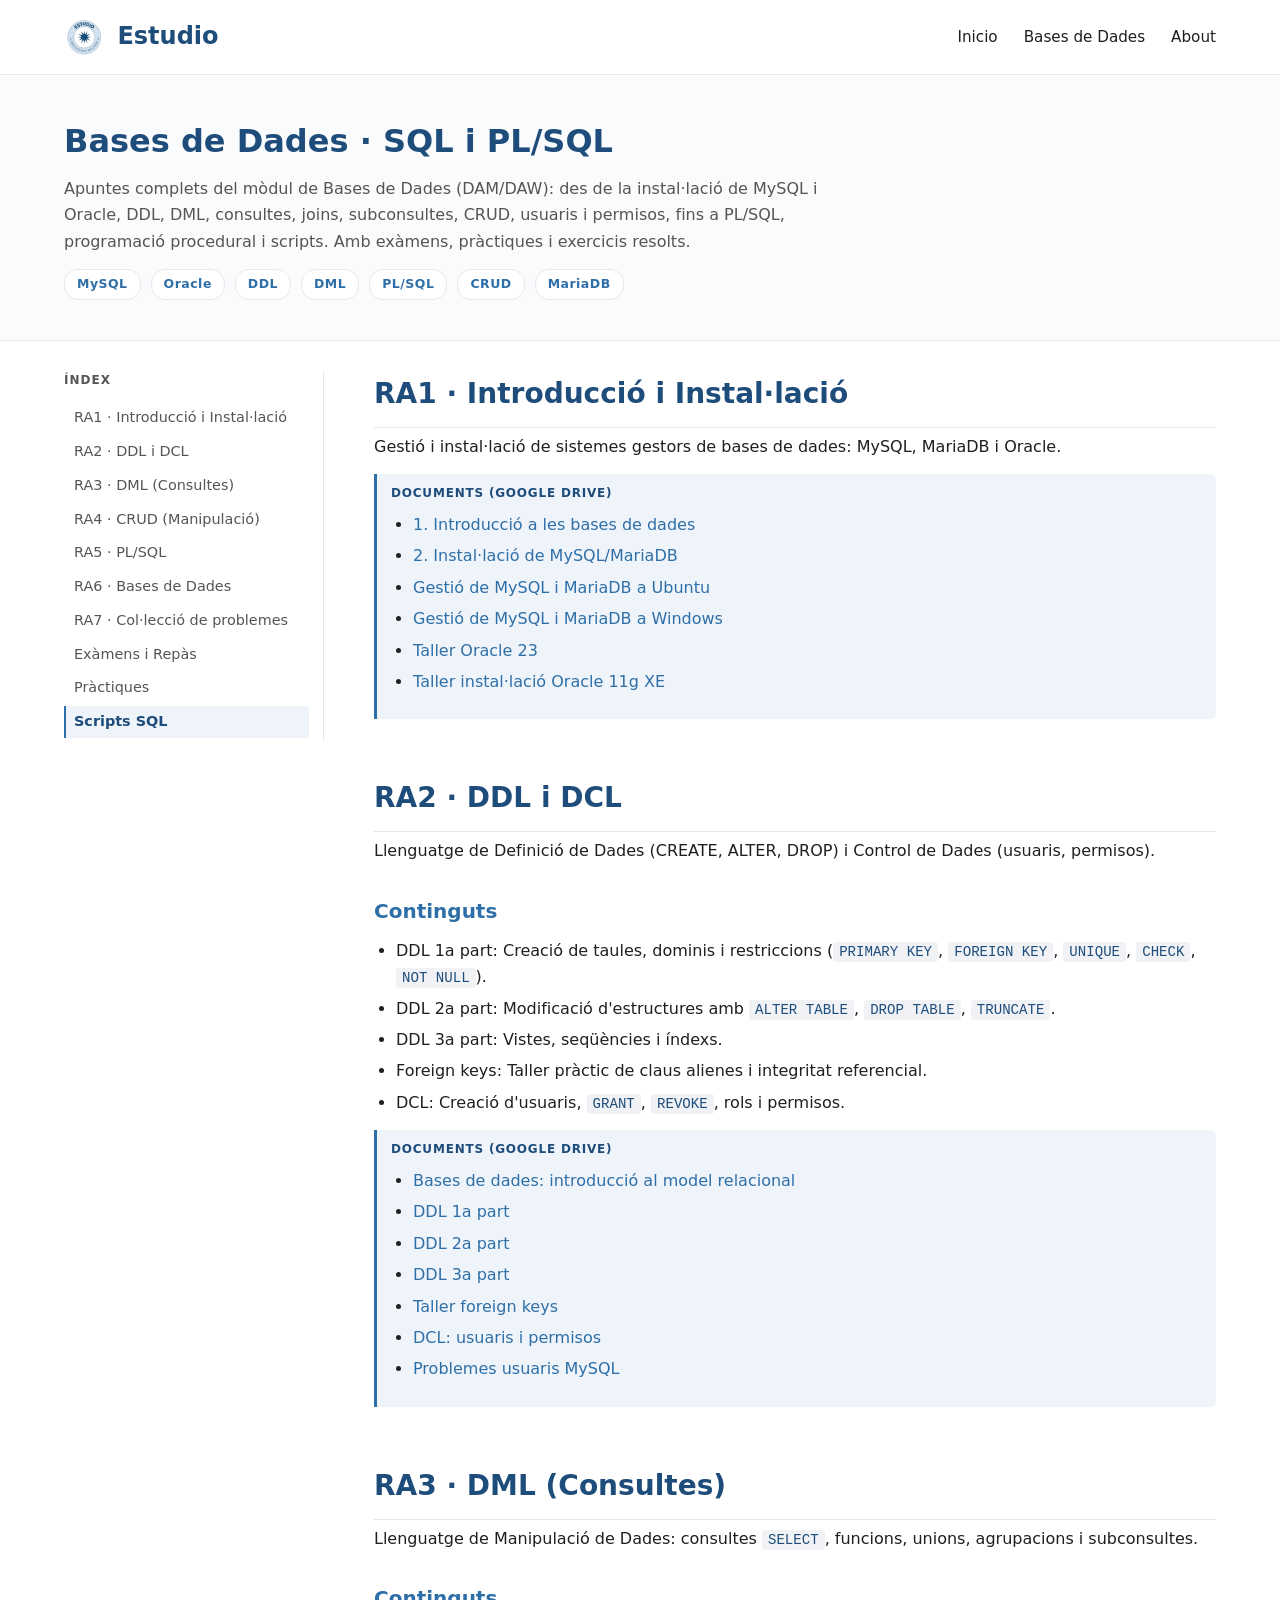
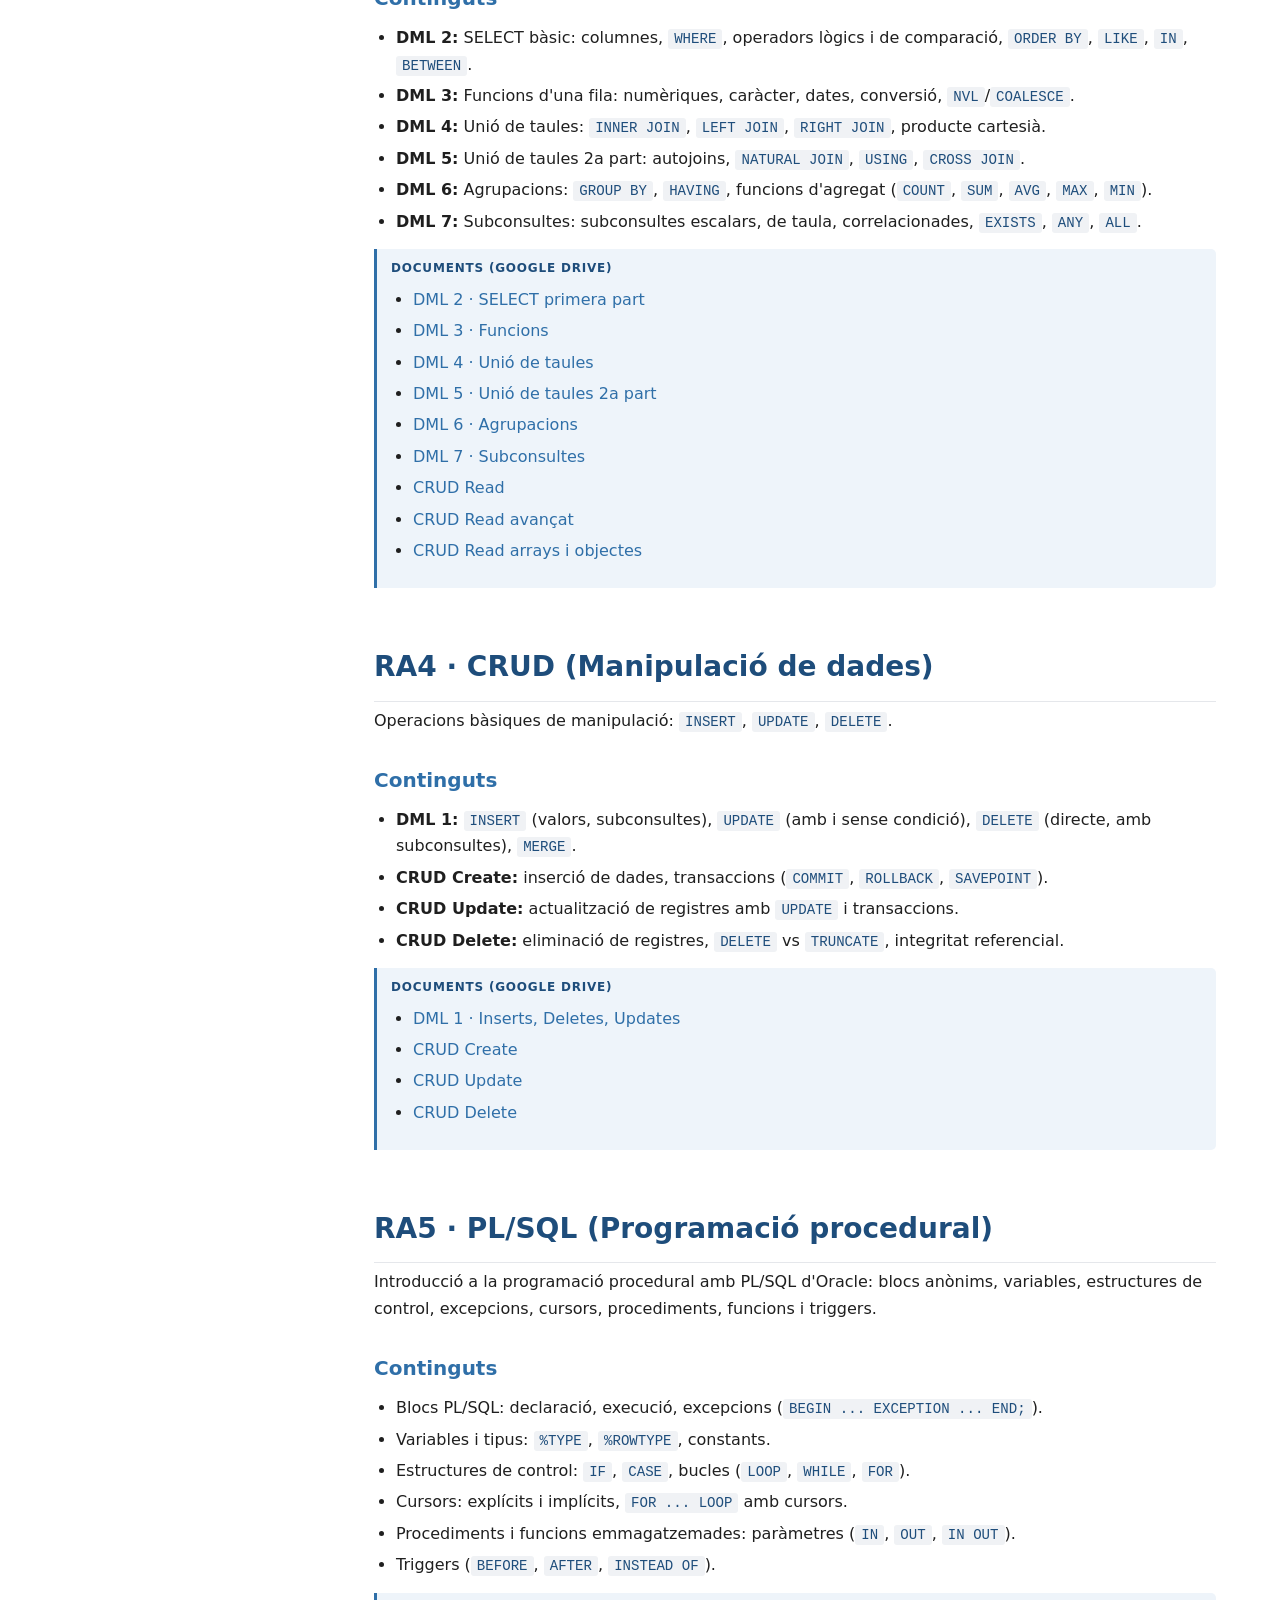
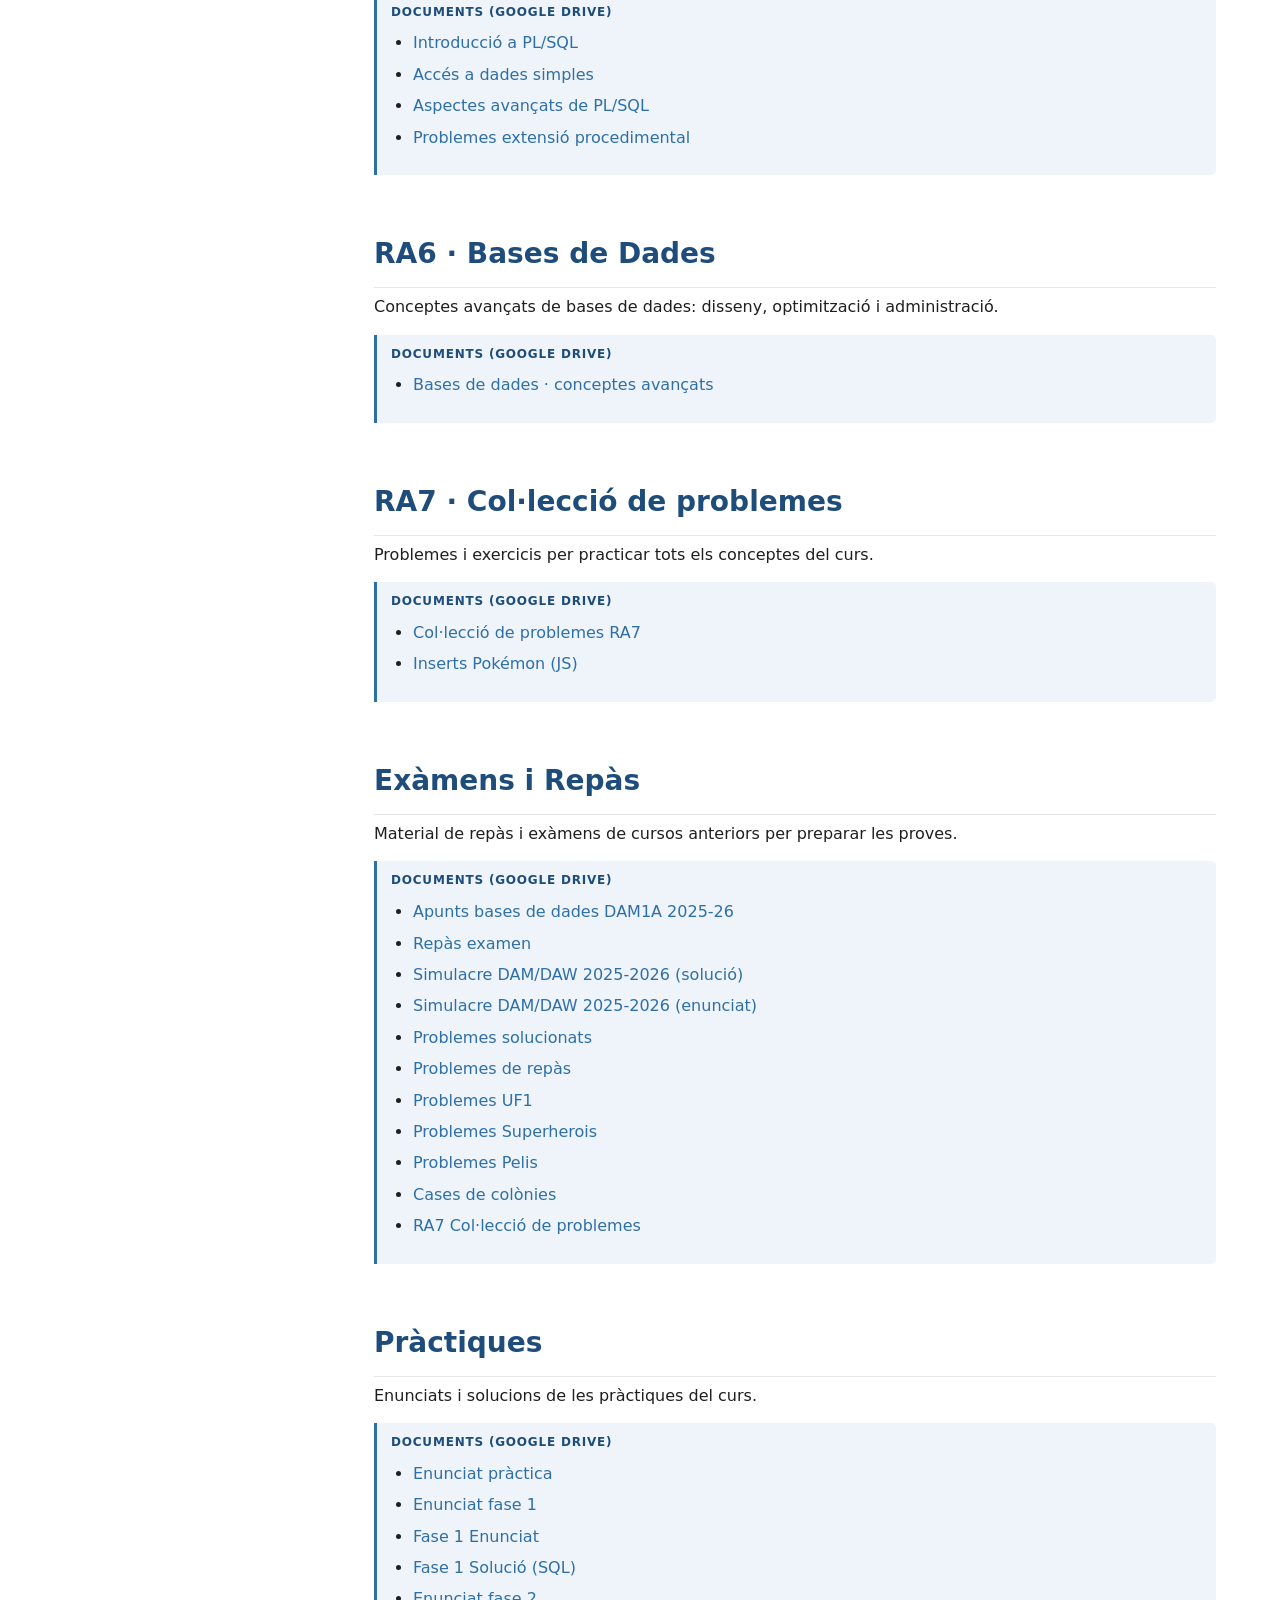
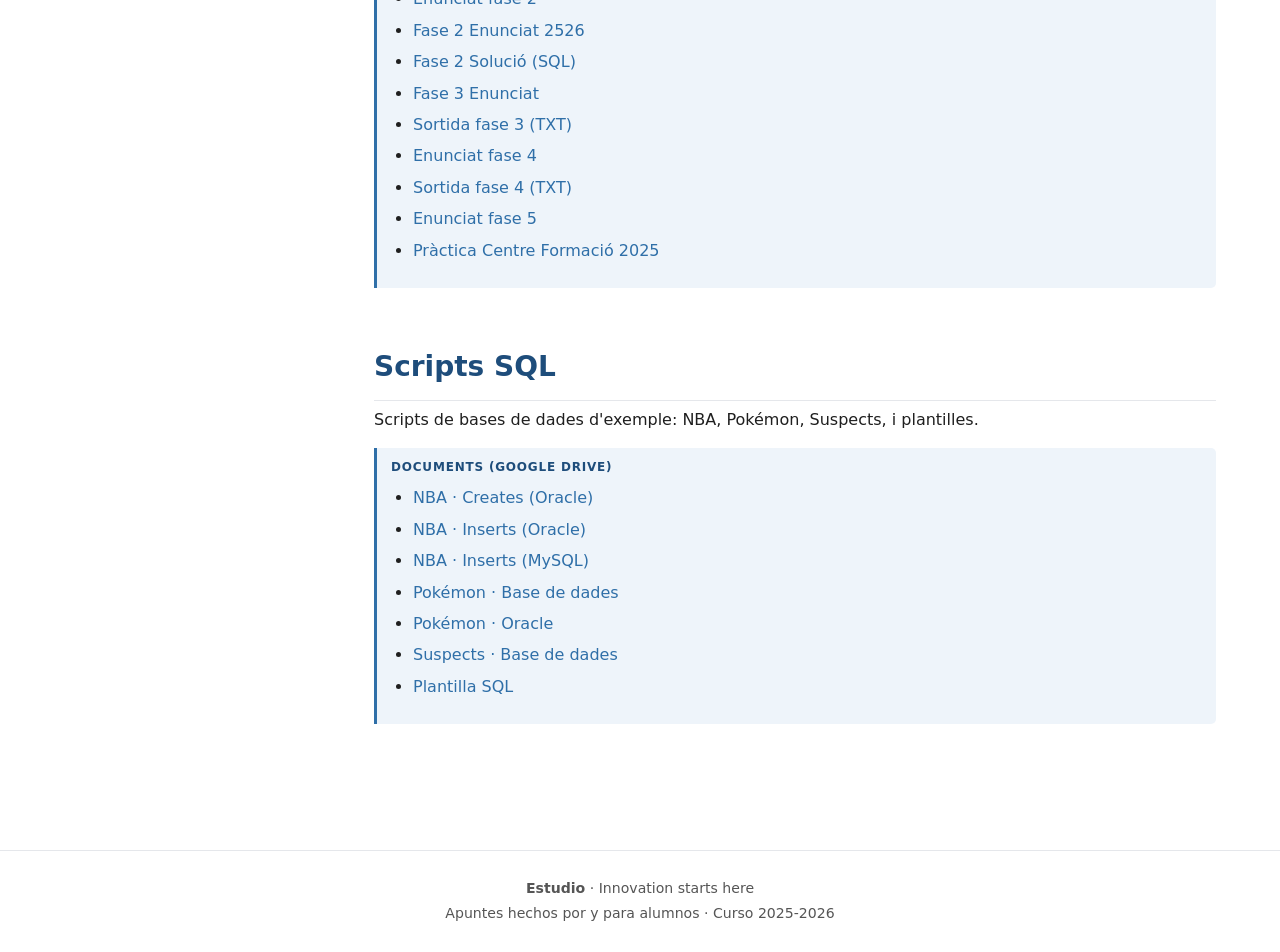
<file: bd.html>
<!DOCTYPE html>
<html lang="es">
<head>
  <meta charset="UTF-8">
  <meta name="viewport" content="width=device-width, initial-scale=1.0">
  <title>Bases de Dades · Apuntes · Estudio</title>
  <link rel="icon" href="assets/logo.png" type="image/png">
  <link rel="stylesheet" href="assets/styles.css">
</head>
<body>

  <!-- ================== HEADER ================== -->
  <header class="header">
    <a href="index.html" class="brand" style="text-decoration:none">
      <img src="assets/logo.png" alt="Logo Estudio">
      <h1>Estudio</h1>
    </a>
    <nav>
      <ul>
        <li><a href="index.html">Inicio</a></li>
        <li><a href="bd.html">Bases de Dades</a></li>
        <li><a href="index.html#about">About</a></li>
      </ul>
    </nav>
  </header>

  <!-- ================== Página título ================== -->
  <section class="page-title">
    <div class="page-title-inner">
      <h1>Bases de Dades · SQL i PL/SQL</h1>
      <p class="subtitle">Apuntes complets del mòdul de Bases de Dades (DAM/DAW): des de la
        instal·lació de MySQL i Oracle, DDL, DML, consultes, joins, subconsultes, CRUD,
        usuaris i permisos, fins a PL/SQL, programació procedural i scripts. Amb exàmens,
        pràctiques i exercicis resolts.</p>
      <div class="chips">
        <span class="chip">MySQL</span>
        <span class="chip">Oracle</span>
        <span class="chip">DDL</span>
        <span class="chip">DML</span>
        <span class="chip">PL/SQL</span>
        <span class="chip">CRUD</span>
        <span class="chip">MariaDB</span>
      </div>
    </div>
  </section>

  <!-- ================== Contenido ================== -->
  <div class="notes-layout">

    <!-- ============== Sidebar / TOC ============== -->
    <aside class="toc">
      <h4>Índex</h4>
      <ul>
        <li><a href="#ra1">RA1 · Introducció i Instal·lació</a></li>
        <li><a href="#ra2">RA2 · DDL i DCL</a></li>
        <li><a href="#ra3">RA3 · DML (Consultes)</a></li>
        <li><a href="#ra4">RA4 · CRUD (Manipulació)</a></li>
        <li><a href="#ra5">RA5 · PL/SQL</a></li>
        <li><a href="#ra6">RA6 · Bases de Dades</a></li>
        <li><a href="#ra7">RA7 · Col·lecció de problemes</a></li>
        <li><a href="#examens">Exàmens i Repàs</a></li>
        <li><a href="#practiques">Pràctiques</a></li>
        <li><a href="#scripts">Scripts SQL</a></li>
      </ul>
    </aside>

    <!-- ============== Contenido principal ============== -->
    <main class="content">

      <!-- ================================================== -->
      <!-- ============ RA1 ============ -->
      <!-- ================================================== -->
      <section id="ra1">
        <h2>RA1 · Introducció i Instal·lació</h2>
        <p>Gestió i instal·lació de sistemes gestors de bases de dades: MySQL, MariaDB i Oracle.</p>

        <div class="note">
          <div class="note-title">Documents (Google Drive)</div>
          <ul>
            <li><a href="https://drive.google.com/drive/folders/1xm-d45Gh4cic204OdvvLwcJHkyuYYt_a" target="_blank">1. Introducció a les bases de dades</a></li>
            <li><a href="https://drive.google.com/drive/folders/1xm-d45Gh4cic204OdvvLwcJHkyuYYt_a" target="_blank">2. Instal·lació de MySQL/MariaDB</a></li>
            <li><a href="https://drive.google.com/drive/folders/1xm-d45Gh4cic204OdvvLwcJHkyuYYt_a" target="_blank">Gestió de MySQL i MariaDB a Ubuntu</a></li>
            <li><a href="https://drive.google.com/drive/folders/1xm-d45Gh4cic204OdvvLwcJHkyuYYt_a" target="_blank">Gestió de MySQL i MariaDB a Windows</a></li>
            <li><a href="https://drive.google.com/drive/folders/1xm-d45Gh4cic204OdvvLwcJHkyuYYt_a" target="_blank">Taller Oracle 23</a></li>
            <li><a href="https://drive.google.com/drive/folders/1xm-d45Gh4cic204OdvvLwcJHkyuYYt_a" target="_blank">Taller instal·lació Oracle 11g XE</a></li>
          </ul>
        </div>
      </section>

      <!-- ================================================== -->
      <!-- ============ RA2 ============ -->
      <!-- ================================================== -->
      <section id="ra2">
        <h2>RA2 · DDL i DCL</h2>
        <p>Llenguatge de Definició de Dades (CREATE, ALTER, DROP) i Control de Dades (usuaris, permisos).</p>

        <h3>Continguts</h3>
        <ul>
          <li>DDL 1a part: Creació de taules, dominis i restriccions (<code>PRIMARY KEY</code>, <code>FOREIGN KEY</code>, <code>UNIQUE</code>, <code>CHECK</code>, <code>NOT NULL</code>).</li>
          <li>DDL 2a part: Modificació d'estructures amb <code>ALTER TABLE</code>, <code>DROP TABLE</code>, <code>TRUNCATE</code>.</li>
          <li>DDL 3a part: Vistes, seqüències i índexs.</li>
          <li>Foreign keys: Taller pràctic de claus alienes i integritat referencial.</li>
          <li>DCL: Creació d'usuaris, <code>GRANT</code>, <code>REVOKE</code>, rols i permisos.</li>
        </ul>

        <div class="note">
          <div class="note-title">Documents (Google Drive)</div>
          <ul>
            <li><a href="https://drive.google.com/drive/folders/1xm-d45Gh4cic204OdvvLwcJHkyuYYt_a" target="_blank">Bases de dades: introducció al model relacional</a></li>
            <li><a href="https://drive.google.com/drive/folders/1xm-d45Gh4cic204OdvvLwcJHkyuYYt_a" target="_blank">DDL 1a part</a></li>
            <li><a href="https://drive.google.com/drive/folders/1xm-d45Gh4cic204OdvvLwcJHkyuYYt_a" target="_blank">DDL 2a part</a></li>
            <li><a href="https://drive.google.com/drive/folders/1xm-d45Gh4cic204OdvvLwcJHkyuYYt_a" target="_blank">DDL 3a part</a></li>
            <li><a href="https://drive.google.com/drive/folders/1xm-d45Gh4cic204OdvvLwcJHkyuYYt_a" target="_blank">Taller foreign keys</a></li>
            <li><a href="https://drive.google.com/drive/folders/1xm-d45Gh4cic204OdvvLwcJHkyuYYt_a" target="_blank">DCL: usuaris i permisos</a></li>
            <li><a href="https://drive.google.com/drive/folders/1xm-d45Gh4cic204OdvvLwcJHkyuYYt_a" target="_blank">Problemes usuaris MySQL</a></li>
          </ul>
        </div>
      </section>

      <!-- ================================================== -->
      <!-- ============ RA3 ============ -->
      <!-- ================================================== -->
      <section id="ra3">
        <h2>RA3 · DML (Consultes)</h2>
        <p>Llenguatge de Manipulació de Dades: consultes <code>SELECT</code>, funcions, unions, agrupacions i subconsultes.</p>

        <h3>Continguts</h3>
        <ul>
          <li><strong>DML 2:</strong> SELECT bàsic: columnes, <code>WHERE</code>, operadors lògics i de comparació, <code>ORDER BY</code>, <code>LIKE</code>, <code>IN</code>, <code>BETWEEN</code>.</li>
          <li><strong>DML 3:</strong> Funcions d'una fila: numèriques, caràcter, dates, conversió, <code>NVL</code>/<code>COALESCE</code>.</li>
          <li><strong>DML 4:</strong> Unió de taules: <code>INNER JOIN</code>, <code>LEFT JOIN</code>, <code>RIGHT JOIN</code>, producte cartesià.</li>
          <li><strong>DML 5:</strong> Unió de taules 2a part: autojoins, <code>NATURAL JOIN</code>, <code>USING</code>, <code>CROSS JOIN</code>.</li>
          <li><strong>DML 6:</strong> Agrupacions: <code>GROUP BY</code>, <code>HAVING</code>, funcions d'agregat (<code>COUNT</code>, <code>SUM</code>, <code>AVG</code>, <code>MAX</code>, <code>MIN</code>).</li>
          <li><strong>DML 7:</strong> Subconsultes: subconsultes escalars, de taula, correlacionades, <code>EXISTS</code>, <code>ANY</code>, <code>ALL</code>.</li>
        </ul>

        <div class="note">
          <div class="note-title">Documents (Google Drive)</div>
          <ul>
            <li><a href="https://drive.google.com/drive/folders/1xm-d45Gh4cic204OdvvLwcJHkyuYYt_a" target="_blank">DML 2 · SELECT primera part</a></li>
            <li><a href="https://drive.google.com/drive/folders/1xm-d45Gh4cic204OdvvLwcJHkyuYYt_a" target="_blank">DML 3 · Funcions</a></li>
            <li><a href="https://drive.google.com/drive/folders/1xm-d45Gh4cic204OdvvLwcJHkyuYYt_a" target="_blank">DML 4 · Unió de taules</a></li>
            <li><a href="https://drive.google.com/drive/folders/1xm-d45Gh4cic204OdvvLwcJHkyuYYt_a" target="_blank">DML 5 · Unió de taules 2a part</a></li>
            <li><a href="https://drive.google.com/drive/folders/1xm-d45Gh4cic204OdvvLwcJHkyuYYt_a" target="_blank">DML 6 · Agrupacions</a></li>
            <li><a href="https://drive.google.com/drive/folders/1xm-d45Gh4cic204OdvvLwcJHkyuYYt_a" target="_blank">DML 7 · Subconsultes</a></li>
            <li><a href="https://drive.google.com/drive/folders/1xm-d45Gh4cic204OdvvLwcJHkyuYYt_a" target="_blank">CRUD Read</a></li>
            <li><a href="https://drive.google.com/drive/folders/1xm-d45Gh4cic204OdvvLwcJHkyuYYt_a" target="_blank">CRUD Read avançat</a></li>
            <li><a href="https://drive.google.com/drive/folders/1xm-d45Gh4cic204OdvvLwcJHkyuYYt_a" target="_blank">CRUD Read arrays i objectes</a></li>
          </ul>
        </div>
      </section>

      <!-- ================================================== -->
      <!-- ============ RA4 ============ -->
      <!-- ================================================== -->
      <section id="ra4">
        <h2>RA4 · CRUD (Manipulació de dades)</h2>
        <p>Operacions bàsiques de manipulació: <code>INSERT</code>, <code>UPDATE</code>, <code>DELETE</code>.</p>

        <h3>Continguts</h3>
        <ul>
          <li><strong>DML 1:</strong> <code>INSERT</code> (valors, subconsultes), <code>UPDATE</code> (amb i sense condició), <code>DELETE</code> (directe, amb subconsultes), <code>MERGE</code>.</li>
          <li><strong>CRUD Create:</strong> inserció de dades, transaccions (<code>COMMIT</code>, <code>ROLLBACK</code>, <code>SAVEPOINT</code>).</li>
          <li><strong>CRUD Update:</strong> actualització de registres amb <code>UPDATE</code> i transaccions.</li>
          <li><strong>CRUD Delete:</strong> eliminació de registres, <code>DELETE</code> vs <code>TRUNCATE</code>, integritat referencial.</li>
        </ul>

        <div class="note">
          <div class="note-title">Documents (Google Drive)</div>
          <ul>
            <li><a href="https://drive.google.com/drive/folders/1xm-d45Gh4cic204OdvvLwcJHkyuYYt_a" target="_blank">DML 1 · Inserts, Deletes, Updates</a></li>
            <li><a href="https://drive.google.com/drive/folders/1xm-d45Gh4cic204OdvvLwcJHkyuYYt_a" target="_blank">CRUD Create</a></li>
            <li><a href="https://drive.google.com/drive/folders/1xm-d45Gh4cic204OdvvLwcJHkyuYYt_a" target="_blank">CRUD Update</a></li>
            <li><a href="https://drive.google.com/drive/folders/1xm-d45Gh4cic204OdvvLwcJHkyuYYt_a" target="_blank">CRUD Delete</a></li>
          </ul>
        </div>
      </section>

      <!-- ================================================== -->
      <!-- ============ RA5 ============ -->
      <!-- ================================================== -->
      <section id="ra5">
        <h2>RA5 · PL/SQL (Programació procedural)</h2>
        <p>Introducció a la programació procedural amb PL/SQL d'Oracle: blocs anònims, variables, estructures de control, excepcions, cursors, procediments, funcions i triggers.</p>

        <h3>Continguts</h3>
        <ul>
          <li>Blocs PL/SQL: declaració, execució, excepcions (<code>BEGIN ... EXCEPTION ... END;</code>).</li>
          <li>Variables i tipus: <code>%TYPE</code>, <code>%ROWTYPE</code>, constants.</li>
          <li>Estructures de control: <code>IF</code>, <code>CASE</code>, bucles (<code>LOOP</code>, <code>WHILE</code>, <code>FOR</code>).</li>
          <li>Cursors: explícits i implícits, <code>FOR ... LOOP</code> amb cursors.</li>
          <li>Procediments i funcions emmagatzemades: paràmetres (<code>IN</code>, <code>OUT</code>, <code>IN OUT</code>).</li>
          <li>Triggers (<code>BEFORE</code>, <code>AFTER</code>, <code>INSTEAD OF</code>).</li>
        </ul>

        <div class="note">
          <div class="note-title">Documents (Google Drive)</div>
          <ul>
            <li><a href="https://drive.google.com/drive/folders/1xm-d45Gh4cic204OdvvLwcJHkyuYYt_a" target="_blank">Introducció a PL/SQL</a></li>
            <li><a href="https://drive.google.com/drive/folders/1xm-d45Gh4cic204OdvvLwcJHkyuYYt_a" target="_blank">Accés a dades simples</a></li>
            <li><a href="https://drive.google.com/drive/folders/1xm-d45Gh4cic204OdvvLwcJHkyuYYt_a" target="_blank">Aspectes avançats de PL/SQL</a></li>
            <li><a href="https://drive.google.com/drive/folders/1xm-d45Gh4cic204OdvvLwcJHkyuYYt_a" target="_blank">Problemes extensió procedimental</a></li>
          </ul>
        </div>
      </section>

      <!-- ================================================== -->
      <!-- ============ RA6 ============ -->
      <!-- ================================================== -->
      <section id="ra6">
        <h2>RA6 · Bases de Dades</h2>
        <p>Conceptes avançats de bases de dades: disseny, optimització i administració.</p>

        <div class="note">
          <div class="note-title">Documents (Google Drive)</div>
          <ul>
            <li><a href="https://drive.google.com/drive/folders/1xm-d45Gh4cic204OdvvLwcJHkyuYYt_a" target="_blank">Bases de dades · conceptes avançats</a></li>
          </ul>
        </div>
      </section>

      <!-- ================================================== -->
      <!-- ============ RA7 ============ -->
      <!-- ================================================== -->
      <section id="ra7">
        <h2>RA7 · Col·lecció de problemes</h2>
        <p>Problemes i exercicis per practicar tots els conceptes del curs.</p>

        <div class="note">
          <div class="note-title">Documents (Google Drive)</div>
          <ul>
            <li><a href="https://drive.google.com/drive/folders/1xm-d45Gh4cic204OdvvLwcJHkyuYYt_a" target="_blank">Col·lecció de problemes RA7</a></li>
            <li><a href="https://drive.google.com/drive/folders/1xm-d45Gh4cic204OdvvLwcJHkyuYYt_a" target="_blank">Inserts Pokémon (JS)</a></li>
          </ul>
        </div>
      </section>

      <!-- ================================================== -->
      <!-- ============ EXÀMENS ============ -->
      <!-- ================================================== -->
      <section id="examens">
        <h2>Exàmens i Repàs</h2>
        <p>Material de repàs i exàmens de cursos anteriors per preparar les proves.</p>

        <div class="note">
          <div class="note-title">Documents (Google Drive)</div>
          <ul>
            <li><a href="https://drive.google.com/drive/folders/1xm-d45Gh4cic204OdvvLwcJHkyuYYt_a" target="_blank">Apunts bases de dades DAM1A 2025-26</a></li>
            <li><a href="https://drive.google.com/drive/folders/1xm-d45Gh4cic204OdvvLwcJHkyuYYt_a" target="_blank">Repàs examen</a></li>
            <li><a href="https://drive.google.com/drive/folders/1xm-d45Gh4cic204OdvvLwcJHkyuYYt_a" target="_blank">Simulacre DAM/DAW 2025-2026 (solució)</a></li>
            <li><a href="https://drive.google.com/drive/folders/1xm-d45Gh4cic204OdvvLwcJHkyuYYt_a" target="_blank">Simulacre DAM/DAW 2025-2026 (enunciat)</a></li>
            <li><a href="https://drive.google.com/drive/folders/1xm-d45Gh4cic204OdvvLwcJHkyuYYt_a" target="_blank">Problemes solucionats</a></li>
            <li><a href="https://drive.google.com/drive/folders/1xm-d45Gh4cic204OdvvLwcJHkyuYYt_a" target="_blank">Problemes de repàs</a></li>
            <li><a href="https://drive.google.com/drive/folders/1xm-d45Gh4cic204OdvvLwcJHkyuYYt_a" target="_blank">Problemes UF1</a></li>
            <li><a href="https://drive.google.com/drive/folders/1xm-d45Gh4cic204OdvvLwcJHkyuYYt_a" target="_blank">Problemes Superherois</a></li>
            <li><a href="https://drive.google.com/drive/folders/1xm-d45Gh4cic204OdvvLwcJHkyuYYt_a" target="_blank">Problemes Pelis</a></li>
            <li><a href="https://drive.google.com/drive/folders/1xm-d45Gh4cic204OdvvLwcJHkyuYYt_a" target="_blank">Cases de colònies</a></li>
            <li><a href="https://drive.google.com/drive/folders/1xm-d45Gh4cic204OdvvLwcJHkyuYYt_a" target="_blank">RA7 Col·lecció de problemes</a></li>
          </ul>
        </div>
      </section>

      <!-- ================================================== -->
      <!-- ============ PRÀCTIQUES ============ -->
      <!-- ================================================== -->
      <section id="practiques">
        <h2>Pràctiques</h2>
        <p>Enunciats i solucions de les pràctiques del curs.</p>

        <div class="note">
          <div class="note-title">Documents (Google Drive)</div>
          <ul>
            <li><a href="https://drive.google.com/drive/folders/1xm-d45Gh4cic204OdvvLwcJHkyuYYt_a" target="_blank">Enunciat pràctica</a></li>
            <li><a href="https://drive.google.com/drive/folders/1xm-d45Gh4cic204OdvvLwcJHkyuYYt_a" target="_blank">Enunciat fase 1</a></li>
            <li><a href="https://drive.google.com/drive/folders/1xm-d45Gh4cic204OdvvLwcJHkyuYYt_a" target="_blank">Fase 1 Enunciat</a></li>
            <li><a href="https://drive.google.com/drive/folders/1xm-d45Gh4cic204OdvvLwcJHkyuYYt_a" target="_blank">Fase 1 Solució (SQL)</a></li>
            <li><a href="https://drive.google.com/drive/folders/1xm-d45Gh4cic204OdvvLwcJHkyuYYt_a" target="_blank">Enunciat fase 2</a></li>
            <li><a href="https://drive.google.com/drive/folders/1xm-d45Gh4cic204OdvvLwcJHkyuYYt_a" target="_blank">Fase 2 Enunciat 2526</a></li>
            <li><a href="https://drive.google.com/drive/folders/1xm-d45Gh4cic204OdvvLwcJHkyuYYt_a" target="_blank">Fase 2 Solució (SQL)</a></li>
            <li><a href="https://drive.google.com/drive/folders/1xm-d45Gh4cic204OdvvLwcJHkyuYYt_a" target="_blank">Fase 3 Enunciat</a></li>
            <li><a href="https://drive.google.com/drive/folders/1xm-d45Gh4cic204OdvvLwcJHkyuYYt_a" target="_blank">Sortida fase 3 (TXT)</a></li>
            <li><a href="https://drive.google.com/drive/folders/1xm-d45Gh4cic204OdvvLwcJHkyuYYt_a" target="_blank">Enunciat fase 4</a></li>
            <li><a href="https://drive.google.com/drive/folders/1xm-d45Gh4cic204OdvvLwcJHkyuYYt_a" target="_blank">Sortida fase 4 (TXT)</a></li>
            <li><a href="https://drive.google.com/drive/folders/1xm-d45Gh4cic204OdvvLwcJHkyuYYt_a" target="_blank">Enunciat fase 5</a></li>
            <li><a href="https://drive.google.com/drive/folders/1xm-d45Gh4cic204OdvvLwcJHkyuYYt_a" target="_blank">Pràctica Centre Formació 2025</a></li>
          </ul>
        </div>
      </section>

      <!-- ================================================== -->
      <!-- ============ SCRIPTS SQL ============ -->
      <!-- ================================================== -->
      <section id="scripts">
        <h2>Scripts SQL</h2>
        <p>Scripts de bases de dades d'exemple: NBA, Pokémon, Suspects, i plantilles.</p>

        <div class="note">
          <div class="note-title">Documents (Google Drive)</div>
          <ul>
            <li><a href="https://drive.google.com/drive/folders/1xm-d45Gh4cic204OdvvLwcJHkyuYYt_a" target="_blank">NBA · Creates (Oracle)</a></li>
            <li><a href="https://drive.google.com/drive/folders/1xm-d45Gh4cic204OdvvLwcJHkyuYYt_a" target="_blank">NBA · Inserts (Oracle)</a></li>
            <li><a href="https://drive.google.com/drive/folders/1xm-d45Gh4cic204OdvvLwcJHkyuYYt_a" target="_blank">NBA · Inserts (MySQL)</a></li>
            <li><a href="https://drive.google.com/drive/folders/1xm-d45Gh4cic204OdvvLwcJHkyuYYt_a" target="_blank">Pokémon · Base de dades</a></li>
            <li><a href="https://drive.google.com/drive/folders/1xm-d45Gh4cic204OdvvLwcJHkyuYYt_a" target="_blank">Pokémon · Oracle</a></li>
            <li><a href="https://drive.google.com/drive/folders/1xm-d45Gh4cic204OdvvLwcJHkyuYYt_a" target="_blank">Suspects · Base de dades</a></li>
            <li><a href="https://drive.google.com/drive/folders/1xm-d45Gh4cic204OdvvLwcJHkyuYYt_a" target="_blank">Plantilla SQL</a></li>
          </ul>
        </div>
      </section>

    </main>
  </div>

  <!-- ================== Footer ================== -->
  <footer class="footer">
    <p><strong>Estudio</strong> · Innovation starts here</p>
    <p>Apuntes hechos por y para alumnos · Curso 2025-2026</p>
  </footer>

  <script src="assets/main.js"></script>
</body>
</html>
</file>
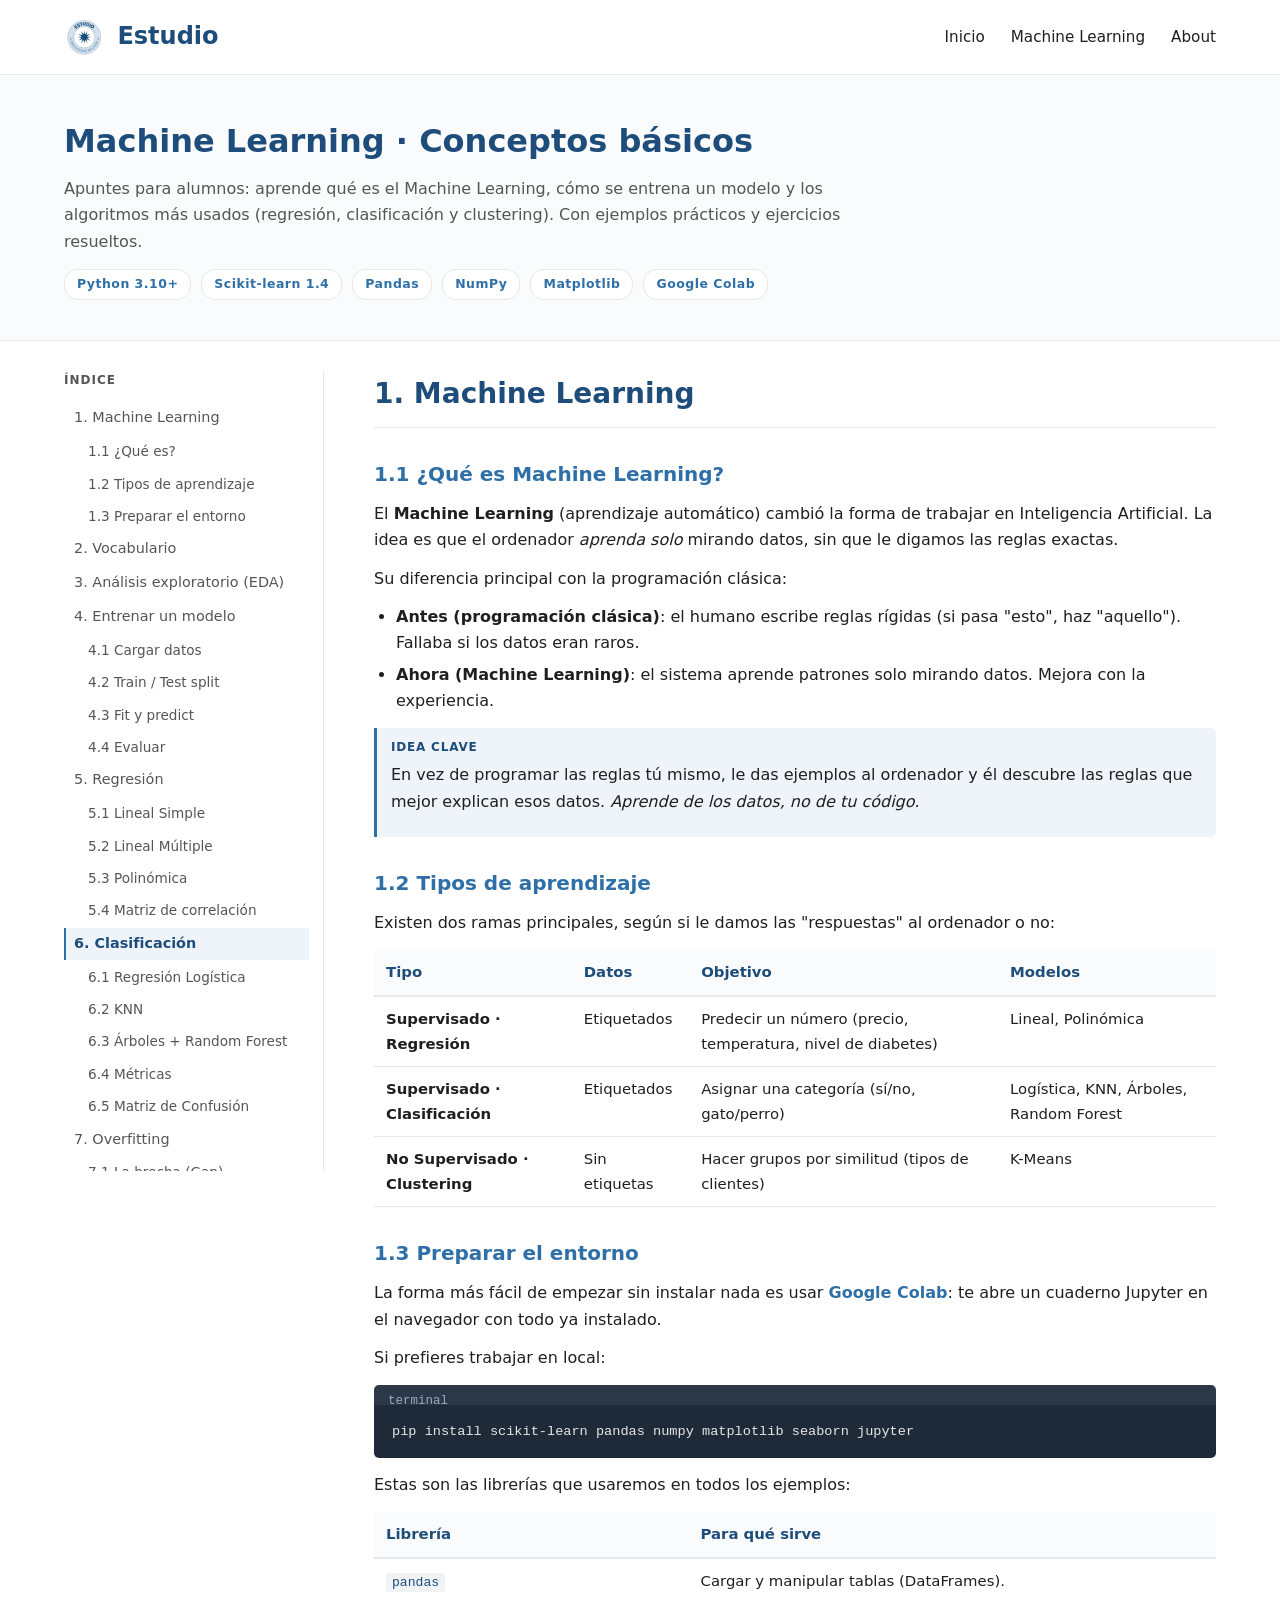
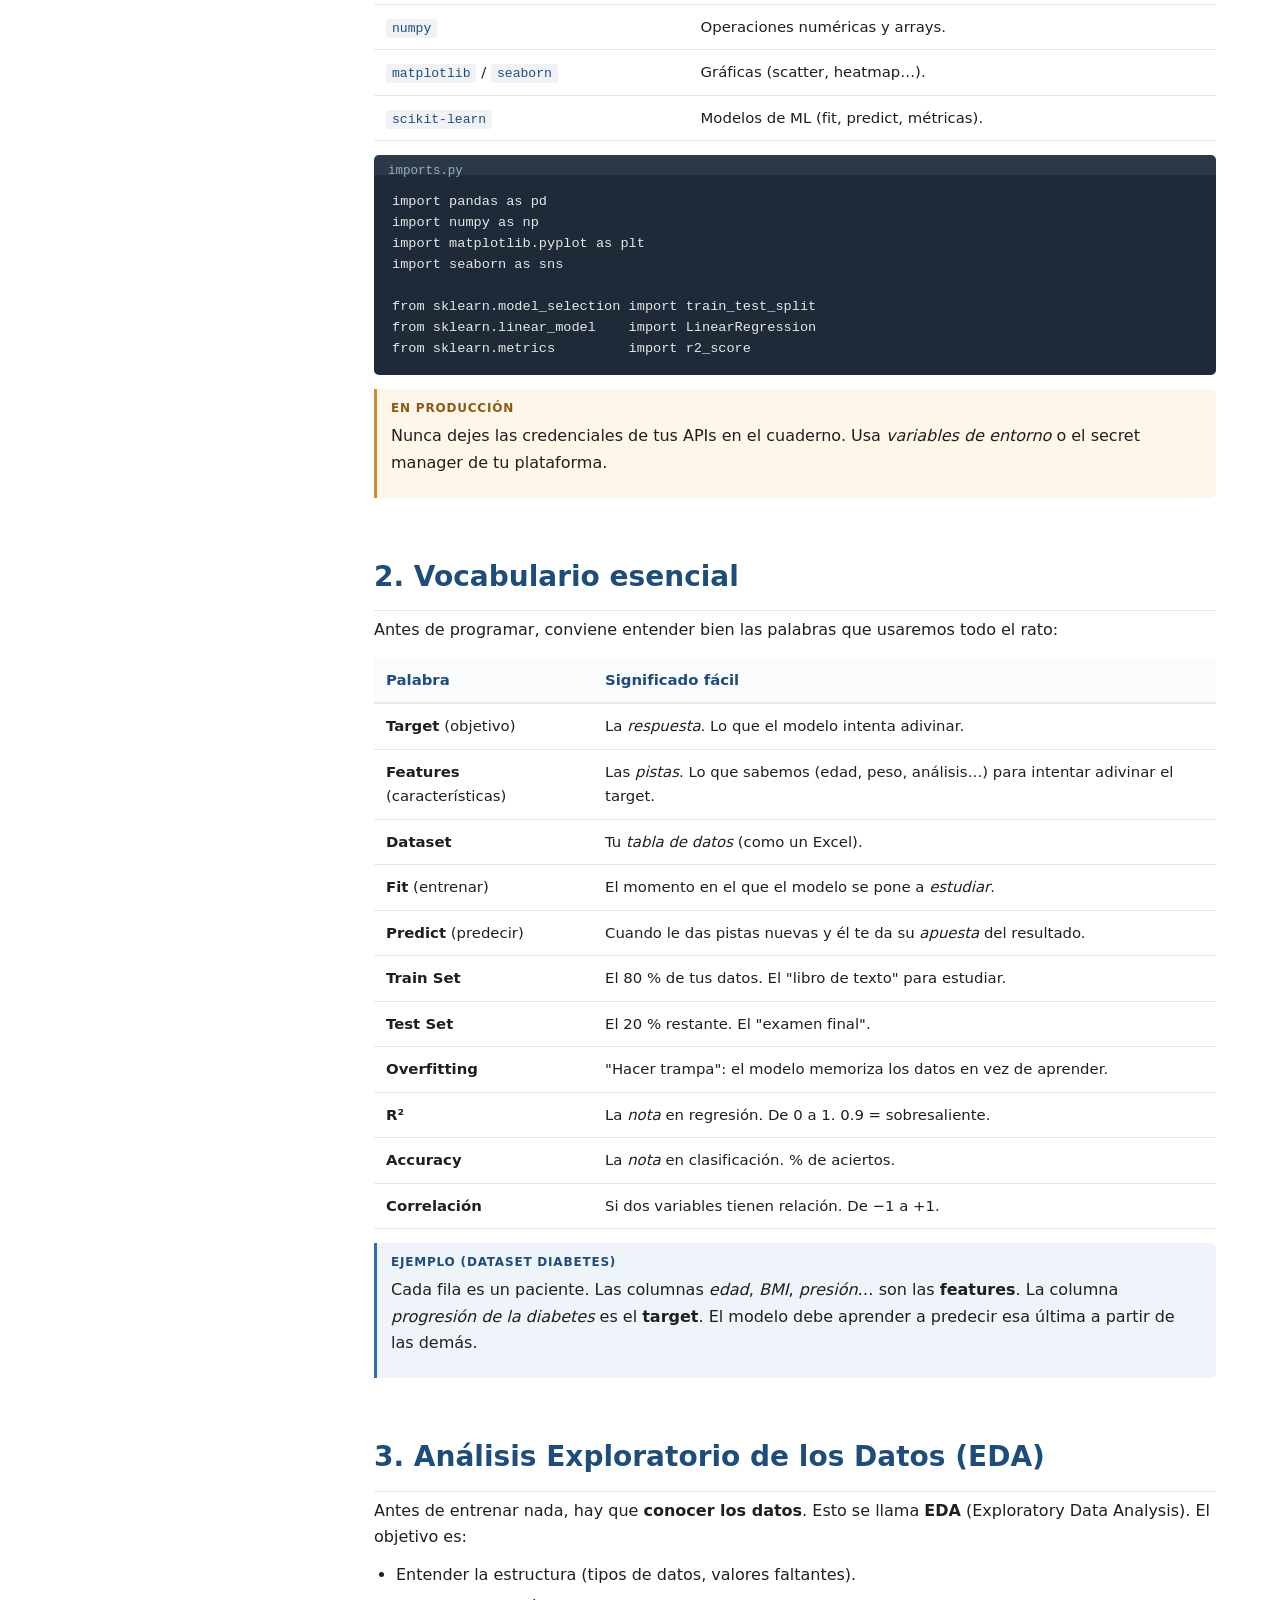
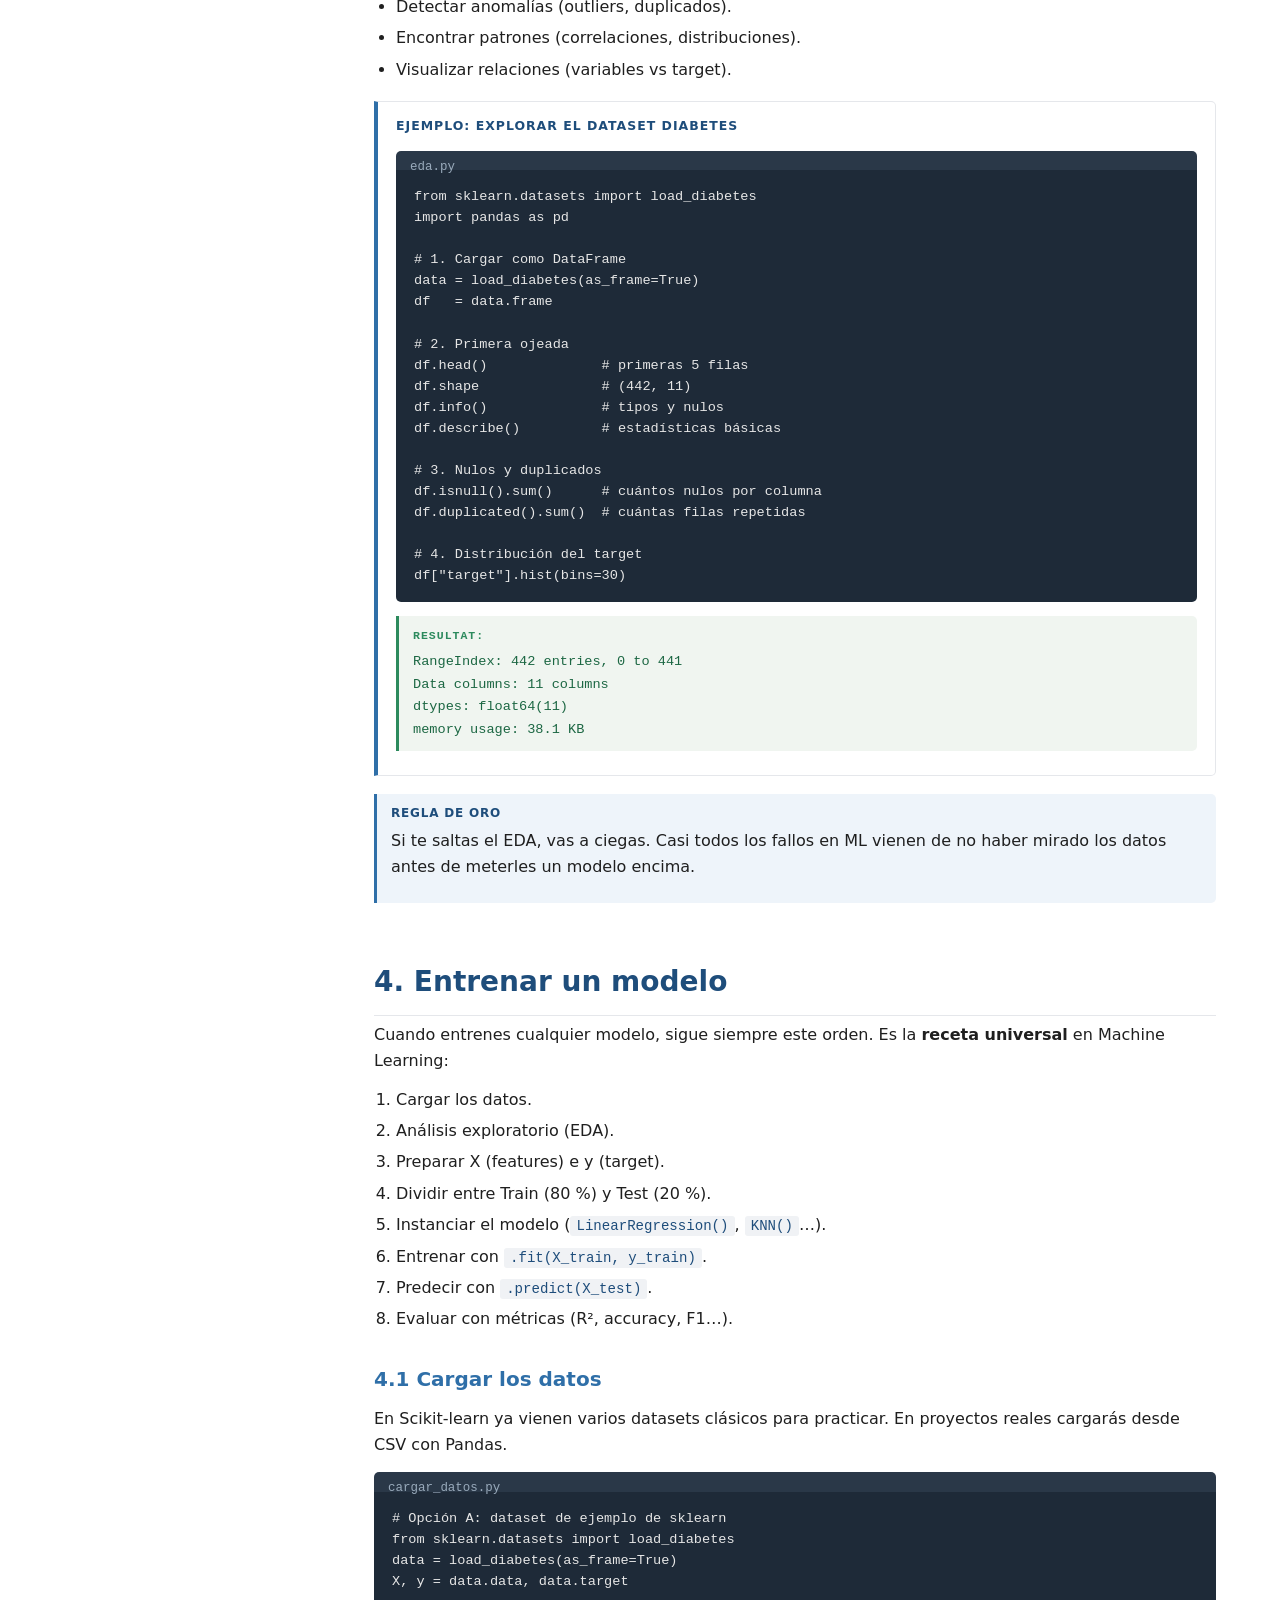
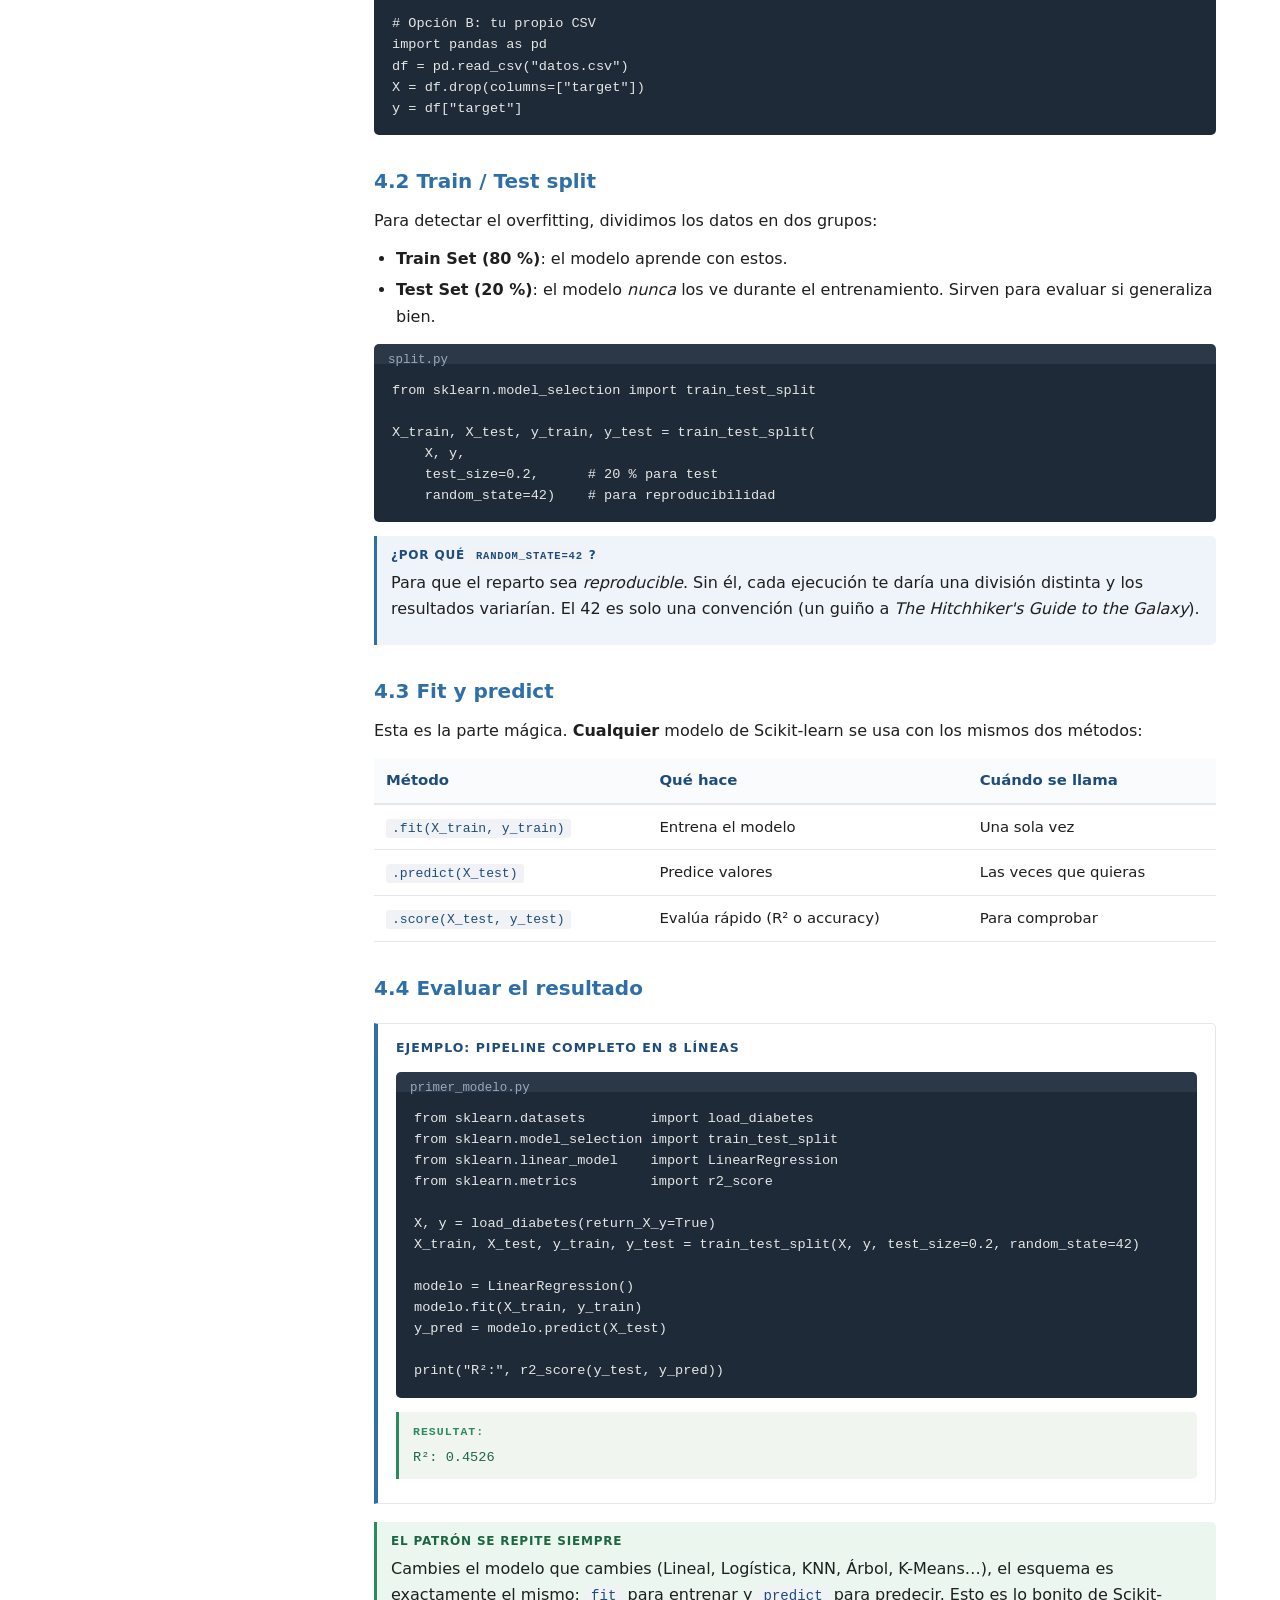
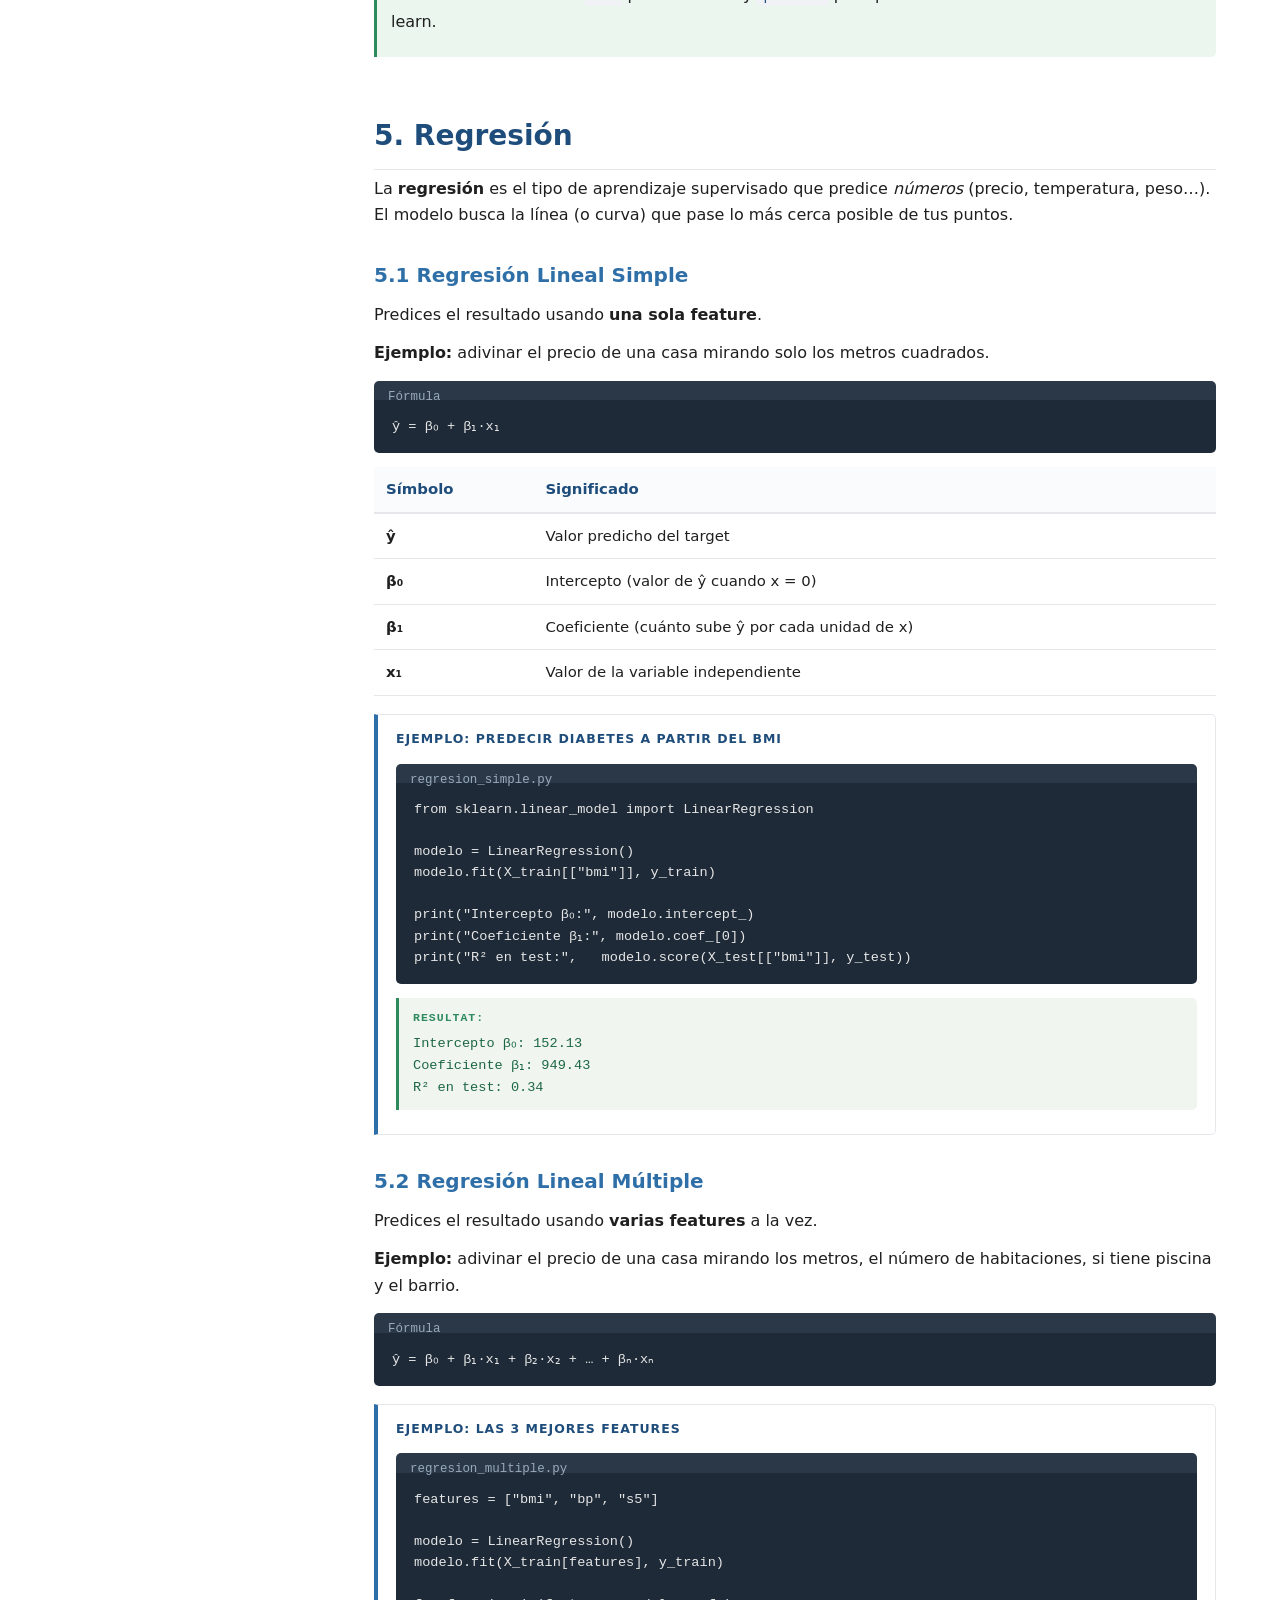
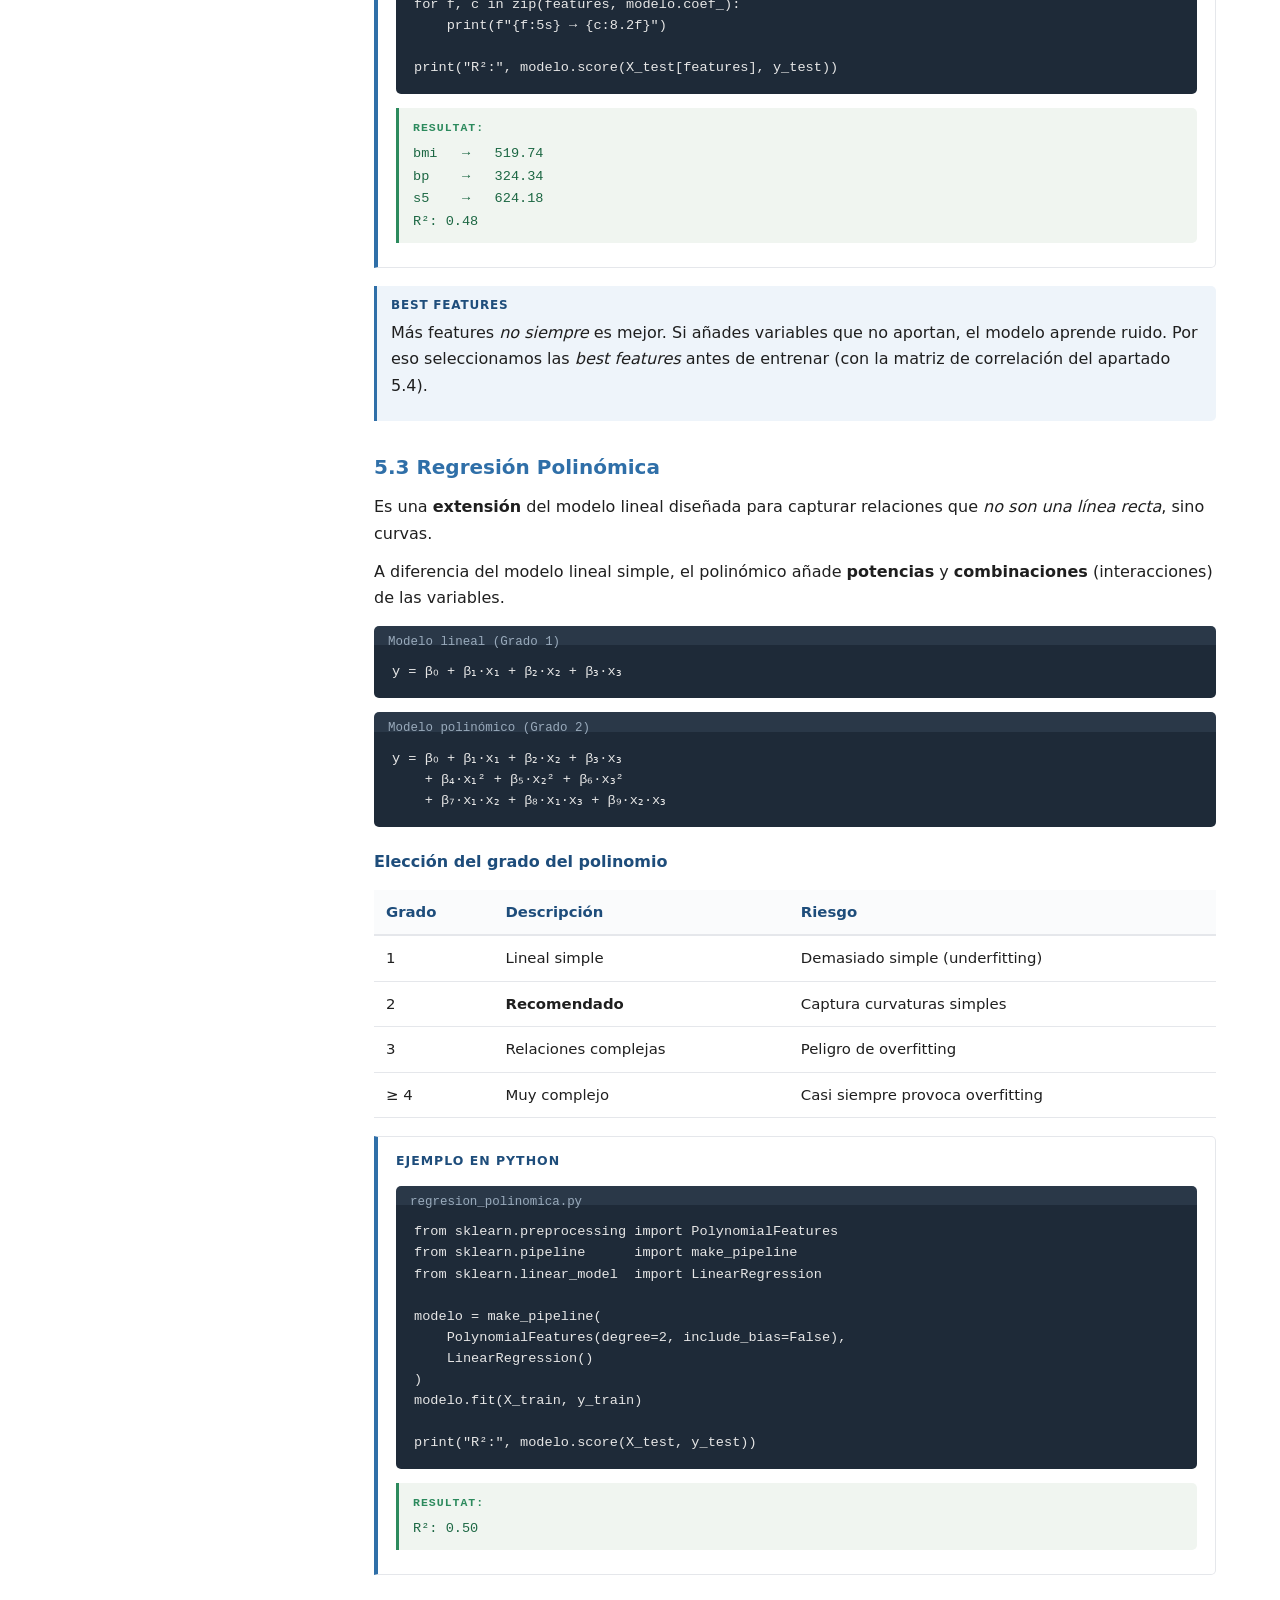
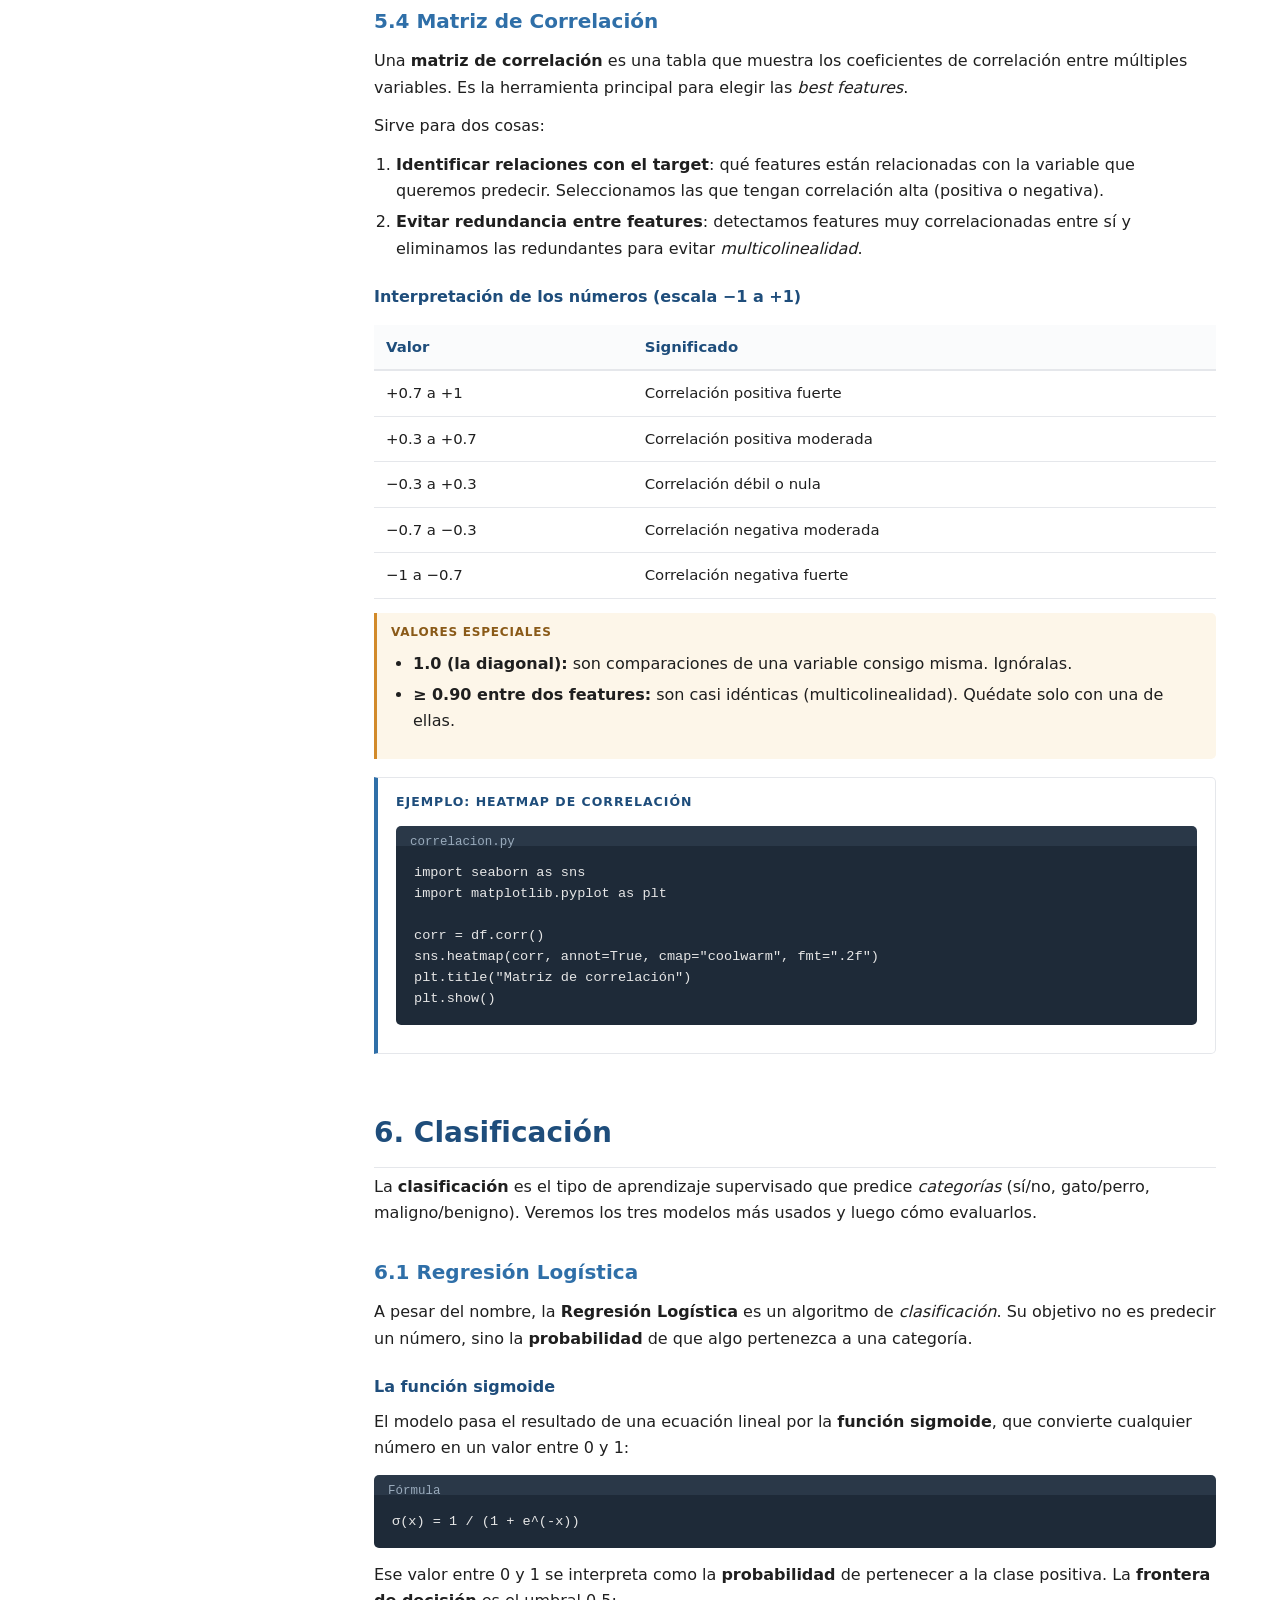
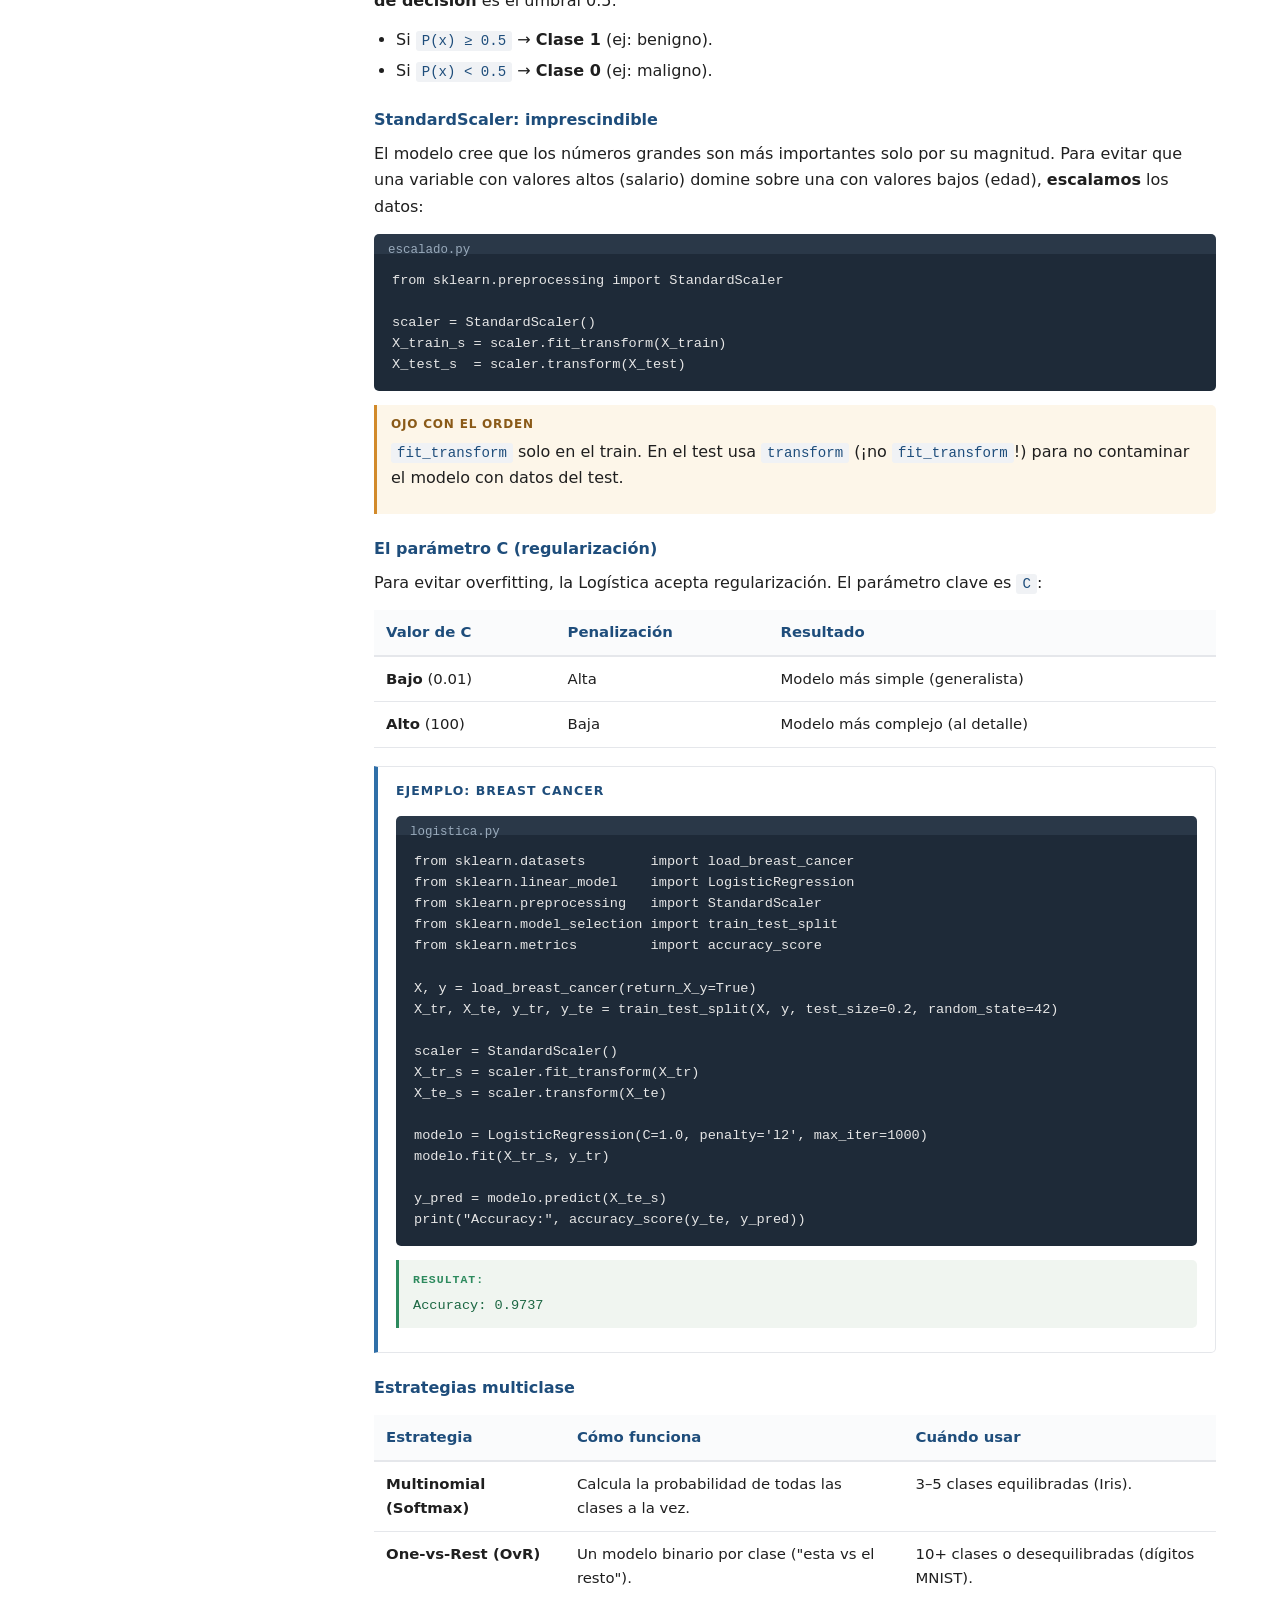
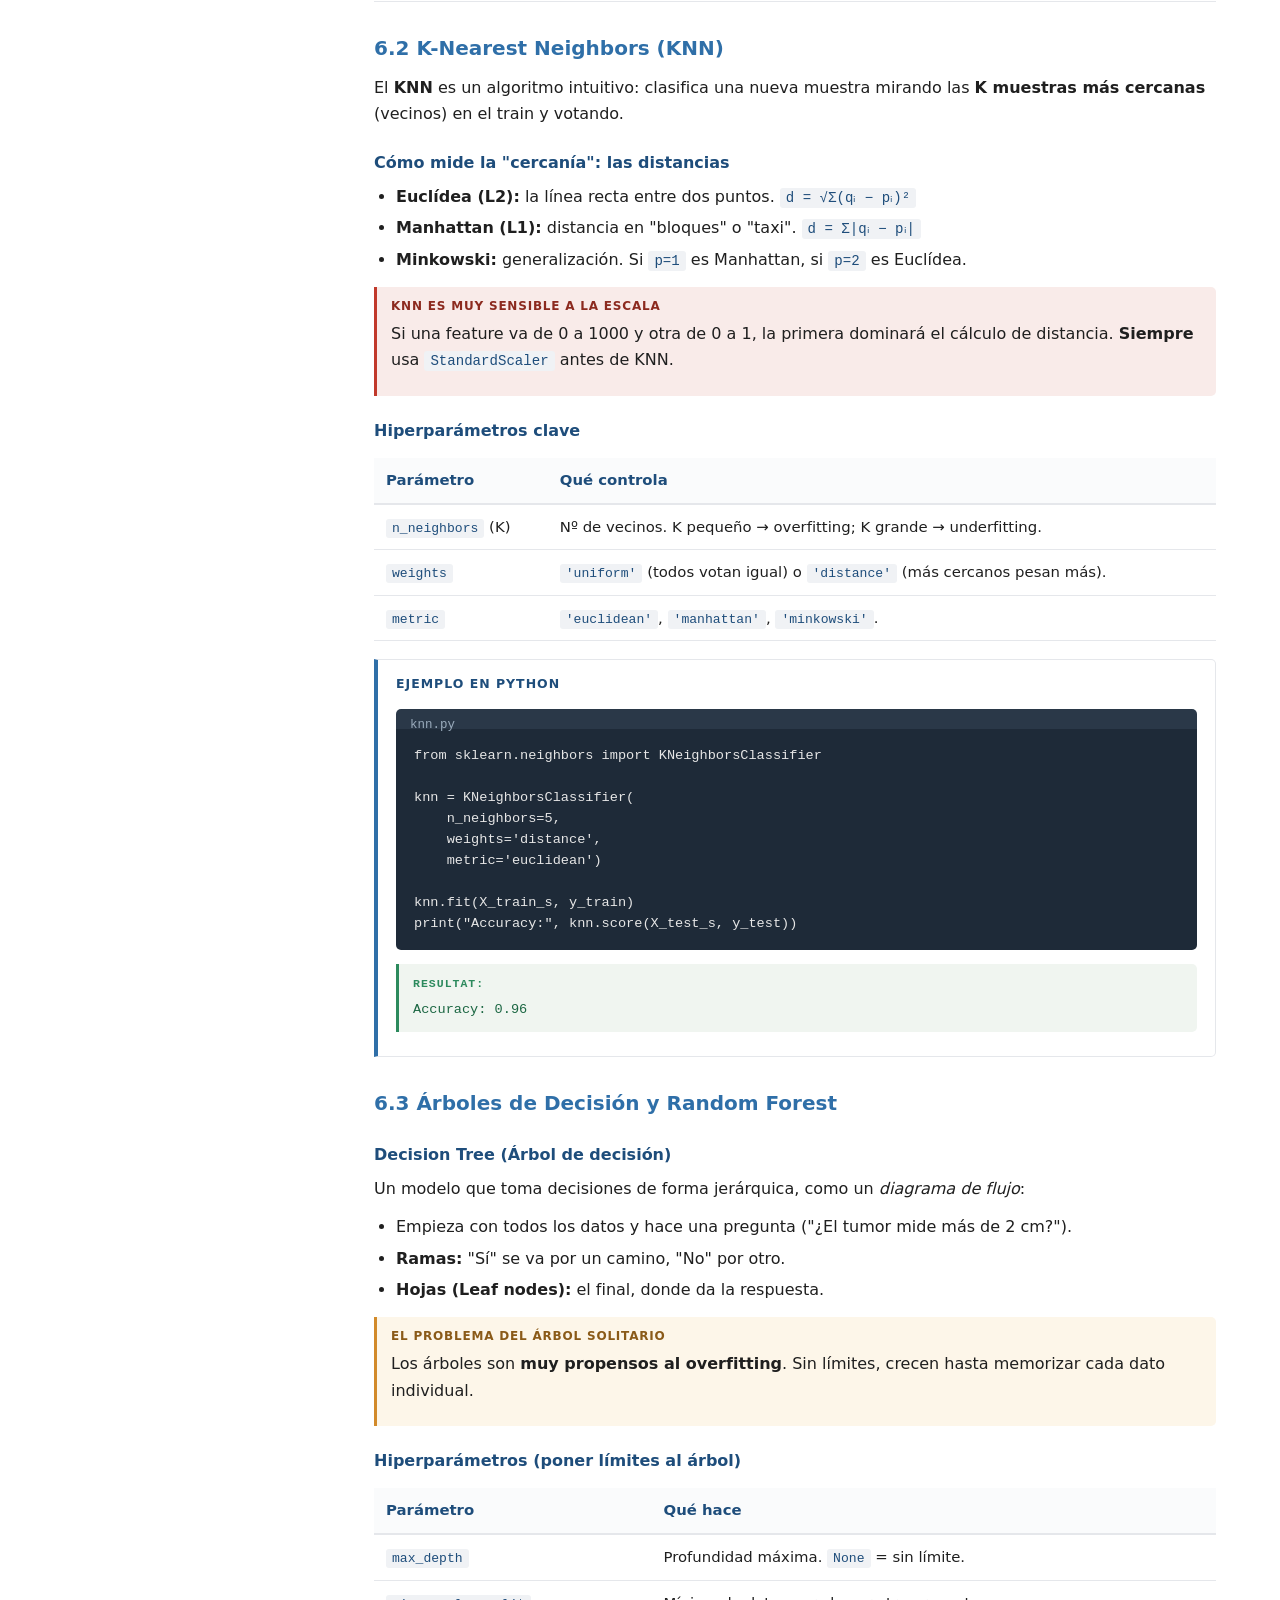
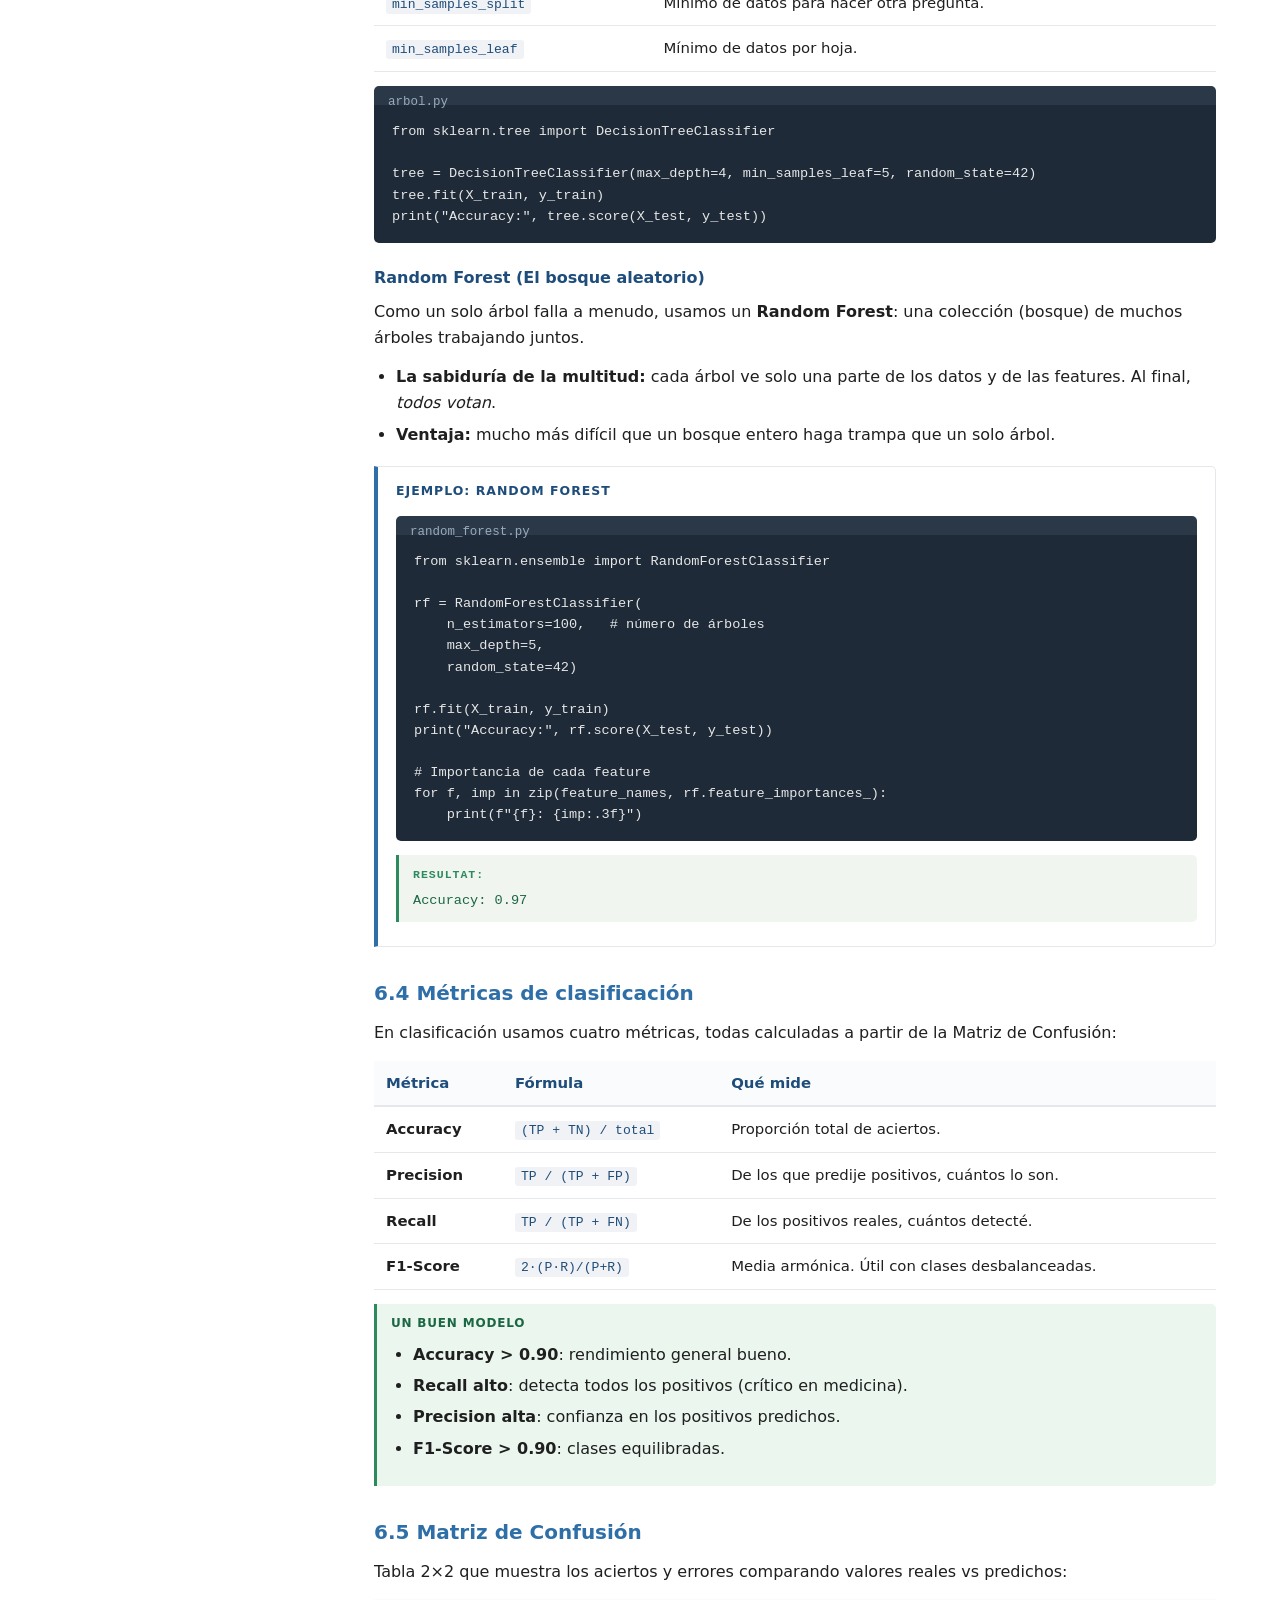
<file: ml.html>
<!DOCTYPE html>
<html lang="es">
<head>
  <meta charset="UTF-8">
  <meta name="viewport" content="width=device-width, initial-scale=1.0">
  <title>Machine Learning · Apuntes · Estudio</title>
  <link rel="icon" href="assets/logo.png" type="image/png">
  <link rel="stylesheet" href="assets/styles.css">
</head>
<body>

  <!-- ================== HEADER ================== -->
  <header class="header">
    <a href="index.html" class="brand" style="text-decoration:none">
      <img src="assets/logo.png" alt="Logo Estudio">
      <h1>Estudio</h1>
    </a>
    <nav>
      <ul>
        <li><a href="index.html">Inicio</a></li>
        <li><a href="ml.html">Machine Learning</a></li>
        <li><a href="index.html#about">About</a></li>
      </ul>
    </nav>
  </header>

  <!-- ================== Página título ================== -->
  <section class="page-title">
    <div class="page-title-inner">
      <h1>Machine Learning · Conceptos básicos</h1>
      <p class="subtitle">Apuntes para alumnos: aprende qué es el Machine Learning, cómo
        se entrena un modelo y los algoritmos más usados (regresión, clasificación y
        clustering). Con ejemplos prácticos y ejercicios resueltos.</p>
      <div class="chips">
        <span class="chip">Python 3.10+</span>
        <span class="chip">Scikit-learn 1.4</span>
        <span class="chip">Pandas</span>
        <span class="chip">NumPy</span>
        <span class="chip">Matplotlib</span>
        <span class="chip">Google Colab</span>
      </div>
    </div>
  </section>

  <!-- ================== Contenido ================== -->
  <div class="notes-layout">

    <!-- ============== Sidebar / TOC ============== -->
    <aside class="toc">
      <h4>Índice</h4>
      <ul>
        <li><a href="#machine-learning">1. Machine Learning</a></li>
        <li class="sub"><a href="#que-es">1.1 ¿Qué es?</a></li>
        <li class="sub"><a href="#tipos">1.2 Tipos de aprendizaje</a></li>
        <li class="sub"><a href="#entorno">1.3 Preparar el entorno</a></li>

        <li><a href="#vocabulario">2. Vocabulario</a></li>

        <li><a href="#eda">3. Análisis exploratorio (EDA)</a></li>

        <li><a href="#pasos">4. Entrenar un modelo</a></li>
        <li class="sub"><a href="#cargar">4.1 Cargar datos</a></li>
        <li class="sub"><a href="#split">4.2 Train / Test split</a></li>
        <li class="sub"><a href="#fit-predict">4.3 Fit y predict</a></li>
        <li class="sub"><a href="#evaluar">4.4 Evaluar</a></li>

        <li><a href="#regresion">5. Regresión</a></li>
        <li class="sub"><a href="#reg-lineal">5.1 Lineal Simple</a></li>
        <li class="sub"><a href="#reg-multiple">5.2 Lineal Múltiple</a></li>
        <li class="sub"><a href="#reg-polinomica">5.3 Polinómica</a></li>
        <li class="sub"><a href="#correlacion">5.4 Matriz de correlación</a></li>

        <li><a href="#clasificacion">6. Clasificación</a></li>
        <li class="sub"><a href="#logistica">6.1 Regresión Logística</a></li>
        <li class="sub"><a href="#knn">6.2 KNN</a></li>
        <li class="sub"><a href="#arboles">6.3 Árboles + Random Forest</a></li>
        <li class="sub"><a href="#metricas-clas">6.4 Métricas</a></li>
        <li class="sub"><a href="#matriz-confusion">6.5 Matriz de Confusión</a></li>

        <li><a href="#overfitting">7. Overfitting</a></li>
        <li class="sub"><a href="#brecha">7.1 La brecha (Gap)</a></li>
        <li class="sub"><a href="#regularizacion">7.2 Regularización</a></li>
        <li class="sub"><a href="#gridsearch">7.3 GridSearchCV</a></li>

        <li><a href="#no-supervisado">8. No supervisado</a></li>
        <li class="sub"><a href="#kmeans">8.1 K-Means</a></li>
        <li class="sub"><a href="#elegir-k">8.2 Elegir K</a></li>

        <li><a href="#ejercicios">9. Ejercicios</a></li>
        <li><a href="#cheatsheet">10. Cheatsheet</a></li>
      </ul>
    </aside>

    <!-- ============== Contenido principal ============== -->
    <main class="content">

      <!-- ================================================== -->
      <!-- ============ 1. MACHINE LEARNING ============ -->
      <!-- ================================================== -->
      <section id="machine-learning">
        <h2>1. Machine Learning</h2>

        <h3 id="que-es">1.1 ¿Qué es Machine Learning?</h3>
        <p>El <strong>Machine Learning</strong> (aprendizaje automático) cambió la forma
          de trabajar en Inteligencia Artificial. La idea es que el ordenador
          <em>aprenda solo</em> mirando datos, sin que le digamos las reglas exactas.</p>

        <p>Su diferencia principal con la programación clásica:</p>
        <ul>
          <li><strong>Antes (programación clásica)</strong>: el humano escribe reglas
            rígidas (si pasa "esto", haz "aquello"). Fallaba si los datos eran raros.</li>
          <li><strong>Ahora (Machine Learning)</strong>: el sistema aprende patrones
            solo mirando datos. Mejora con la experiencia.</li>
        </ul>

        <div class="note">
          <div class="note-title">Idea clave</div>
          <p>En vez de programar las reglas tú mismo, le das ejemplos al ordenador y él
            descubre las reglas que mejor explican esos datos. <em>Aprende de los datos,
            no de tu código.</em></p>
        </div>

        <h3 id="tipos">1.2 Tipos de aprendizaje</h3>
        <p>Existen dos ramas principales, según si le damos las "respuestas" al
          ordenador o no:</p>

        <table>
          <thead>
            <tr><th>Tipo</th><th>Datos</th><th>Objetivo</th><th>Modelos</th></tr>
          </thead>
          <tbody>
            <tr>
              <td><strong>Supervisado · Regresión</strong></td>
              <td>Etiquetados</td>
              <td>Predecir un número (precio, temperatura, nivel de diabetes)</td>
              <td>Lineal, Polinómica</td>
            </tr>
            <tr>
              <td><strong>Supervisado · Clasificación</strong></td>
              <td>Etiquetados</td>
              <td>Asignar una categoría (sí/no, gato/perro)</td>
              <td>Logística, KNN, Árboles, Random Forest</td>
            </tr>
            <tr>
              <td><strong>No Supervisado · Clustering</strong></td>
              <td>Sin etiquetas</td>
              <td>Hacer grupos por similitud (tipos de clientes)</td>
              <td>K-Means</td>
            </tr>
          </tbody>
        </table>

        <h3 id="entorno">1.3 Preparar el entorno</h3>
        <p>La forma más fácil de empezar sin instalar nada es usar
          <a href="https://colab.research.google.com" target="_blank"><strong>Google
          Colab</strong></a>: te abre un cuaderno Jupyter en el navegador con todo ya
          instalado.</p>

        <p>Si prefieres trabajar en local:</p>

        <div class="code-header">terminal</div>
<pre><code>pip install scikit-learn pandas numpy matplotlib seaborn jupyter</code></pre>

        <p>Estas son las librerías que usaremos en todos los ejemplos:</p>
        <table>
          <thead><tr><th>Librería</th><th>Para qué sirve</th></tr></thead>
          <tbody>
            <tr><td><code>pandas</code></td><td>Cargar y manipular tablas (DataFrames).</td></tr>
            <tr><td><code>numpy</code></td><td>Operaciones numéricas y arrays.</td></tr>
            <tr><td><code>matplotlib</code> / <code>seaborn</code></td><td>Gráficas (scatter, heatmap…).</td></tr>
            <tr><td><code>scikit-learn</code></td><td>Modelos de ML (fit, predict, métricas).</td></tr>
          </tbody>
        </table>

        <div class="code-header">imports.py</div>
<pre><code>import pandas as pd
import numpy as np
import matplotlib.pyplot as plt
import seaborn as sns

from sklearn.model_selection import train_test_split
from sklearn.linear_model    import LinearRegression
from sklearn.metrics         import r2_score</code></pre>

        <div class="note warning">
          <div class="note-title">En producción</div>
          <p>Nunca dejes las credenciales de tus APIs en el cuaderno. Usa
            <em>variables de entorno</em> o el secret manager de tu plataforma.</p>
        </div>
      </section>

      <!-- ================================================== -->
      <!-- ============ 2. VOCABULARIO ============ -->
      <!-- ================================================== -->
      <section id="vocabulario">
        <h2>2. Vocabulario esencial</h2>

        <p>Antes de programar, conviene entender bien las palabras que usaremos todo
          el rato:</p>

        <table>
          <thead>
            <tr><th>Palabra</th><th>Significado fácil</th></tr>
          </thead>
          <tbody>
            <tr>
              <td><strong>Target</strong> (objetivo)</td>
              <td>La <em>respuesta</em>. Lo que el modelo intenta adivinar.</td>
            </tr>
            <tr>
              <td><strong>Features</strong> (características)</td>
              <td>Las <em>pistas</em>. Lo que sabemos (edad, peso, análisis…) para
                intentar adivinar el target.</td>
            </tr>
            <tr>
              <td><strong>Dataset</strong></td>
              <td>Tu <em>tabla de datos</em> (como un Excel).</td>
            </tr>
            <tr>
              <td><strong>Fit</strong> (entrenar)</td>
              <td>El momento en el que el modelo se pone a <em>estudiar</em>.</td>
            </tr>
            <tr>
              <td><strong>Predict</strong> (predecir)</td>
              <td>Cuando le das pistas nuevas y él te da su <em>apuesta</em> del resultado.</td>
            </tr>
            <tr>
              <td><strong>Train Set</strong></td>
              <td>El 80 % de tus datos. El "libro de texto" para estudiar.</td>
            </tr>
            <tr>
              <td><strong>Test Set</strong></td>
              <td>El 20 % restante. El "examen final".</td>
            </tr>
            <tr>
              <td><strong>Overfitting</strong></td>
              <td>"Hacer trampa": el modelo memoriza los datos en vez de aprender.</td>
            </tr>
            <tr>
              <td><strong>R²</strong></td>
              <td>La <em>nota</em> en regresión. De 0 a 1. 0.9 = sobresaliente.</td>
            </tr>
            <tr>
              <td><strong>Accuracy</strong></td>
              <td>La <em>nota</em> en clasificación. % de aciertos.</td>
            </tr>
            <tr>
              <td><strong>Correlación</strong></td>
              <td>Si dos variables tienen relación. De −1 a +1.</td>
            </tr>
          </tbody>
        </table>

        <div class="note">
          <div class="note-title">Ejemplo (dataset Diabetes)</div>
          <p>Cada fila es un paciente. Las columnas <em>edad</em>, <em>BMI</em>,
            <em>presión</em>… son las <strong>features</strong>. La columna
            <em>progresión de la diabetes</em> es el <strong>target</strong>. El
            modelo debe aprender a predecir esa última a partir de las demás.</p>
        </div>
      </section>

      <!-- ================================================== -->
      <!-- ============ 3. EDA ============ -->
      <!-- ================================================== -->
      <section id="eda">
        <h2>3. Análisis Exploratorio de los Datos (EDA)</h2>

        <p>Antes de entrenar nada, hay que <strong>conocer los datos</strong>. Esto se
          llama <strong>EDA</strong> (Exploratory Data Analysis). El objetivo es:</p>
        <ul>
          <li>Entender la estructura (tipos de datos, valores faltantes).</li>
          <li>Detectar anomalías (outliers, duplicados).</li>
          <li>Encontrar patrones (correlaciones, distribuciones).</li>
          <li>Visualizar relaciones (variables vs target).</li>
        </ul>

        <div class="example">
          <h4>Ejemplo: explorar el dataset Diabetes</h4>

          <div class="code-header">eda.py</div>
<pre><code>from sklearn.datasets import load_diabetes
import pandas as pd

# 1. Cargar como DataFrame
data = load_diabetes(as_frame=True)
df   = data.frame

# 2. Primera ojeada
df.head()              # primeras 5 filas
df.shape               # (442, 11)
df.info()              # tipos y nulos
df.describe()          # estadísticas básicas

# 3. Nulos y duplicados
df.isnull().sum()      # cuántos nulos por columna
df.duplicated().sum()  # cuántas filas repetidas

# 4. Distribución del target
df["target"].hist(bins=30)</code></pre>
          <div class="result">RangeIndex: 442 entries, 0 to 441
Data columns: 11 columns
dtypes: float64(11)
memory usage: 38.1 KB</div>
        </div>

        <div class="note">
          <div class="note-title">Regla de oro</div>
          <p>Si te saltas el EDA, vas a ciegas. Casi todos los fallos en ML vienen de
            no haber mirado los datos antes de meterles un modelo encima.</p>
        </div>
      </section>

      <!-- ================================================== -->
      <!-- ============ 4. PASOS ENTRENAR ============ -->
      <!-- ================================================== -->
      <section id="pasos">
        <h2>4. Entrenar un modelo</h2>

        <p>Cuando entrenes cualquier modelo, sigue siempre este orden. Es la
          <strong>receta universal</strong> en Machine Learning:</p>

        <ol>
          <li>Cargar los datos.</li>
          <li>Análisis exploratorio (EDA).</li>
          <li>Preparar X (features) e y (target).</li>
          <li>Dividir entre Train (80 %) y Test (20 %).</li>
          <li>Instanciar el modelo (<code>LinearRegression()</code>, <code>KNN()</code>…).</li>
          <li>Entrenar con <code>.fit(X_train, y_train)</code>.</li>
          <li>Predecir con <code>.predict(X_test)</code>.</li>
          <li>Evaluar con métricas (R², accuracy, F1…).</li>
        </ol>

        <h3 id="cargar">4.1 Cargar los datos</h3>
        <p>En Scikit-learn ya vienen varios datasets clásicos para practicar. En
          proyectos reales cargarás desde CSV con Pandas.</p>

        <div class="code-header">cargar_datos.py</div>
<pre><code># Opción A: dataset de ejemplo de sklearn
from sklearn.datasets import load_diabetes
data = load_diabetes(as_frame=True)
X, y = data.data, data.target

# Opción B: tu propio CSV
import pandas as pd
df = pd.read_csv("datos.csv")
X = df.drop(columns=["target"])
y = df["target"]</code></pre>

        <h3 id="split">4.2 Train / Test split</h3>
        <p>Para detectar el overfitting, dividimos los datos en dos grupos:</p>
        <ul>
          <li><strong>Train Set (80 %)</strong>: el modelo aprende con estos.</li>
          <li><strong>Test Set (20 %)</strong>: el modelo <em>nunca</em> los ve durante
            el entrenamiento. Sirven para evaluar si generaliza bien.</li>
        </ul>

        <div class="code-header">split.py</div>
<pre><code>from sklearn.model_selection import train_test_split

X_train, X_test, y_train, y_test = train_test_split(
    X, y,
    test_size=0.2,      # 20 % para test
    random_state=42)    # para reproducibilidad</code></pre>

        <div class="note">
          <div class="note-title">¿Por qué <code>random_state=42</code>?</div>
          <p>Para que el reparto sea <em>reproducible</em>. Sin él, cada ejecución te
            daría una división distinta y los resultados variarían. El 42 es solo una
            convención (un guiño a <em>The Hitchhiker's Guide to the Galaxy</em>).</p>
        </div>

        <h3 id="fit-predict">4.3 Fit y predict</h3>
        <p>Esta es la parte mágica. <strong>Cualquier</strong> modelo de Scikit-learn
          se usa con los mismos dos métodos:</p>

        <table>
          <thead>
            <tr><th>Método</th><th>Qué hace</th><th>Cuándo se llama</th></tr>
          </thead>
          <tbody>
            <tr><td><code>.fit(X_train, y_train)</code></td><td>Entrena el modelo</td><td>Una sola vez</td></tr>
            <tr><td><code>.predict(X_test)</code></td><td>Predice valores</td><td>Las veces que quieras</td></tr>
            <tr><td><code>.score(X_test, y_test)</code></td><td>Evalúa rápido (R² o accuracy)</td><td>Para comprobar</td></tr>
          </tbody>
        </table>

        <h3 id="evaluar">4.4 Evaluar el resultado</h3>

        <div class="example">
          <h4>Ejemplo: pipeline completo en 8 líneas</h4>

          <div class="code-header">primer_modelo.py</div>
<pre><code>from sklearn.datasets        import load_diabetes
from sklearn.model_selection import train_test_split
from sklearn.linear_model    import LinearRegression
from sklearn.metrics         import r2_score

X, y = load_diabetes(return_X_y=True)
X_train, X_test, y_train, y_test = train_test_split(X, y, test_size=0.2, random_state=42)

modelo = LinearRegression()
modelo.fit(X_train, y_train)
y_pred = modelo.predict(X_test)

print("R²:", r2_score(y_test, y_pred))</code></pre>
          <div class="result">R²: 0.4526</div>
        </div>

        <div class="note success">
          <div class="note-title">El patrón se repite siempre</div>
          <p>Cambies el modelo que cambies (Lineal, Logística, KNN, Árbol, K-Means…), el
            esquema es exactamente el mismo: <code>fit</code> para entrenar y
            <code>predict</code> para predecir. Esto es lo bonito de Scikit-learn.</p>
        </div>
      </section>

      <!-- ================================================== -->
      <!-- ============ 5. REGRESIÓN ============ -->
      <!-- ================================================== -->
      <section id="regresion">
        <h2>5. Regresión</h2>

        <p>La <strong>regresión</strong> es el tipo de aprendizaje supervisado que
          predice <em>números</em> (precio, temperatura, peso…). El modelo busca la
          línea (o curva) que pase lo más cerca posible de tus puntos.</p>

        <h3 id="reg-lineal">5.1 Regresión Lineal Simple</h3>
        <p>Predices el resultado usando <strong>una sola feature</strong>.</p>
        <p><strong>Ejemplo:</strong> adivinar el precio de una casa mirando solo los
          metros cuadrados.</p>

        <div class="code-header">Fórmula</div>
<pre><code>ŷ = β₀ + β₁·x₁</code></pre>

        <table>
          <thead><tr><th>Símbolo</th><th>Significado</th></tr></thead>
          <tbody>
            <tr><td><strong>ŷ</strong></td><td>Valor predicho del target</td></tr>
            <tr><td><strong>β₀</strong></td><td>Intercepto (valor de ŷ cuando x = 0)</td></tr>
            <tr><td><strong>β₁</strong></td><td>Coeficiente (cuánto sube ŷ por cada unidad de x)</td></tr>
            <tr><td><strong>x₁</strong></td><td>Valor de la variable independiente</td></tr>
          </tbody>
        </table>

        <div class="example">
          <h4>Ejemplo: predecir diabetes a partir del BMI</h4>

          <div class="code-header">regresion_simple.py</div>
<pre><code>from sklearn.linear_model import LinearRegression

modelo = LinearRegression()
modelo.fit(X_train[["bmi"]], y_train)

print("Intercepto β₀:", modelo.intercept_)
print("Coeficiente β₁:", modelo.coef_[0])
print("R² en test:",   modelo.score(X_test[["bmi"]], y_test))</code></pre>
          <div class="result">Intercepto β₀: 152.13
Coeficiente β₁: 949.43
R² en test: 0.34</div>
        </div>

        <h3 id="reg-multiple">5.2 Regresión Lineal Múltiple</h3>
        <p>Predices el resultado usando <strong>varias features</strong> a la vez.</p>
        <p><strong>Ejemplo:</strong> adivinar el precio de una casa mirando los metros,
          el número de habitaciones, si tiene piscina y el barrio.</p>

        <div class="code-header">Fórmula</div>
<pre><code>ŷ = β₀ + β₁·x₁ + β₂·x₂ + … + βₙ·xₙ</code></pre>

        <div class="example">
          <h4>Ejemplo: las 3 mejores features</h4>

          <div class="code-header">regresion_multiple.py</div>
<pre><code>features = ["bmi", "bp", "s5"]

modelo = LinearRegression()
modelo.fit(X_train[features], y_train)

for f, c in zip(features, modelo.coef_):
    print(f"{f:5s} → {c:8.2f}")

print("R²:", modelo.score(X_test[features], y_test))</code></pre>
          <div class="result">bmi   →   519.74
bp    →   324.34
s5    →   624.18
R²: 0.48</div>
        </div>

        <div class="note">
          <div class="note-title">Best features</div>
          <p>Más features <em>no siempre</em> es mejor. Si añades variables que no
            aportan, el modelo aprende ruido. Por eso seleccionamos las
            <em>best features</em> antes de entrenar (con la matriz de correlación
            del apartado 5.4).</p>
        </div>

        <h3 id="reg-polinomica">5.3 Regresión Polinómica</h3>
        <p>Es una <strong>extensión</strong> del modelo lineal diseñada para capturar
          relaciones que <em>no son una línea recta</em>, sino curvas.</p>

        <p>A diferencia del modelo lineal simple, el polinómico añade
          <strong>potencias</strong> y <strong>combinaciones</strong> (interacciones)
          de las variables.</p>

        <div class="code-header">Modelo lineal (Grado 1)</div>
<pre><code>y = β₀ + β₁·x₁ + β₂·x₂ + β₃·x₃</code></pre>

        <div class="code-header">Modelo polinómico (Grado 2)</div>
<pre><code>y = β₀ + β₁·x₁ + β₂·x₂ + β₃·x₃
    + β₄·x₁² + β₅·x₂² + β₆·x₃²
    + β₇·x₁·x₂ + β₈·x₁·x₃ + β₉·x₂·x₃</code></pre>

        <h4>Elección del grado del polinomio</h4>
        <table>
          <thead>
            <tr><th>Grado</th><th>Descripción</th><th>Riesgo</th></tr>
          </thead>
          <tbody>
            <tr><td>1</td><td>Lineal simple</td><td>Demasiado simple (underfitting)</td></tr>
            <tr><td>2</td><td><strong>Recomendado</strong></td><td>Captura curvaturas simples</td></tr>
            <tr><td>3</td><td>Relaciones complejas</td><td>Peligro de overfitting</td></tr>
            <tr><td>≥ 4</td><td>Muy complejo</td><td>Casi siempre provoca overfitting</td></tr>
          </tbody>
        </table>

        <div class="example">
          <h4>Ejemplo en Python</h4>

          <div class="code-header">regresion_polinomica.py</div>
<pre><code>from sklearn.preprocessing import PolynomialFeatures
from sklearn.pipeline      import make_pipeline
from sklearn.linear_model  import LinearRegression

modelo = make_pipeline(
    PolynomialFeatures(degree=2, include_bias=False),
    LinearRegression()
)
modelo.fit(X_train, y_train)

print("R²:", modelo.score(X_test, y_test))</code></pre>
          <div class="result">R²: 0.50</div>
        </div>

        <h3 id="correlacion">5.4 Matriz de Correlación</h3>
        <p>Una <strong>matriz de correlación</strong> es una tabla que muestra los
          coeficientes de correlación entre múltiples variables. Es la herramienta
          principal para elegir las <em>best features</em>.</p>

        <p>Sirve para dos cosas:</p>
        <ol>
          <li><strong>Identificar relaciones con el target</strong>: qué features están
            relacionadas con la variable que queremos predecir. Seleccionamos las que
            tengan correlación alta (positiva o negativa).</li>
          <li><strong>Evitar redundancia entre features</strong>: detectamos features
            muy correlacionadas entre sí y eliminamos las redundantes para evitar
            <em>multicolinealidad</em>.</li>
        </ol>

        <h4>Interpretación de los números (escala −1 a +1)</h4>
        <table>
          <thead><tr><th>Valor</th><th>Significado</th></tr></thead>
          <tbody>
            <tr><td>+0.7 a +1</td><td>Correlación positiva fuerte</td></tr>
            <tr><td>+0.3 a +0.7</td><td>Correlación positiva moderada</td></tr>
            <tr><td>−0.3 a +0.3</td><td>Correlación débil o nula</td></tr>
            <tr><td>−0.7 a −0.3</td><td>Correlación negativa moderada</td></tr>
            <tr><td>−1 a −0.7</td><td>Correlación negativa fuerte</td></tr>
          </tbody>
        </table>

        <div class="note warning">
          <div class="note-title">Valores especiales</div>
          <ul>
            <li><strong>1.0 (la diagonal):</strong> son comparaciones de una variable
              consigo misma. Ignóralas.</li>
            <li><strong>≥ 0.90 entre dos features:</strong> son casi idénticas
              (multicolinealidad). Quédate solo con una de ellas.</li>
          </ul>
        </div>

        <div class="example">
          <h4>Ejemplo: heatmap de correlación</h4>

          <div class="code-header">correlacion.py</div>
<pre><code>import seaborn as sns
import matplotlib.pyplot as plt

corr = df.corr()
sns.heatmap(corr, annot=True, cmap="coolwarm", fmt=".2f")
plt.title("Matriz de correlación")
plt.show()</code></pre>
        </div>
      </section>

      <!-- ================================================== -->
      <!-- ============ 6. CLASIFICACIÓN ============ -->
      <!-- ================================================== -->
      <section id="clasificacion">
        <h2>6. Clasificación</h2>

        <p>La <strong>clasificación</strong> es el tipo de aprendizaje supervisado que
          predice <em>categorías</em> (sí/no, gato/perro, maligno/benigno). Veremos
          los tres modelos más usados y luego cómo evaluarlos.</p>

        <h3 id="logistica">6.1 Regresión Logística</h3>
        <p>A pesar del nombre, la <strong>Regresión Logística</strong> es un algoritmo
          de <em>clasificación</em>. Su objetivo no es predecir un número, sino la
          <strong>probabilidad</strong> de que algo pertenezca a una categoría.</p>

        <h4>La función sigmoide</h4>
        <p>El modelo pasa el resultado de una ecuación lineal por la
          <strong>función sigmoide</strong>, que convierte cualquier número en un
          valor entre 0 y 1:</p>

        <div class="code-header">Fórmula</div>
<pre><code>σ(x) = 1 / (1 + e^(-x))</code></pre>

        <p>Ese valor entre 0 y 1 se interpreta como la <strong>probabilidad</strong>
          de pertenecer a la clase positiva. La <strong>frontera de decisión</strong>
          es el umbral 0.5:</p>
        <ul>
          <li>Si <code>P(x) ≥ 0.5</code> → <strong>Clase 1</strong> (ej: benigno).</li>
          <li>Si <code>P(x) &lt; 0.5</code> → <strong>Clase 0</strong> (ej: maligno).</li>
        </ul>

        <h4>StandardScaler: imprescindible</h4>
        <p>El modelo cree que los números grandes son más importantes solo por su
          magnitud. Para evitar que una variable con valores altos (salario) domine
          sobre una con valores bajos (edad), <strong>escalamos</strong> los datos:</p>

        <div class="code-header">escalado.py</div>
<pre><code>from sklearn.preprocessing import StandardScaler

scaler = StandardScaler()
X_train_s = scaler.fit_transform(X_train)
X_test_s  = scaler.transform(X_test)</code></pre>

        <div class="note warning">
          <div class="note-title">Ojo con el orden</div>
          <p><code>fit_transform</code> solo en el train. En el test usa
            <code>transform</code> (¡no <code>fit_transform</code>!) para no
            contaminar el modelo con datos del test.</p>
        </div>

        <h4>El parámetro C (regularización)</h4>
        <p>Para evitar overfitting, la Logística acepta regularización. El parámetro
          clave es <code>C</code>:</p>

        <table>
          <thead>
            <tr><th>Valor de C</th><th>Penalización</th><th>Resultado</th></tr>
          </thead>
          <tbody>
            <tr><td><strong>Bajo</strong> (0.01)</td><td>Alta</td><td>Modelo más simple (generalista)</td></tr>
            <tr><td><strong>Alto</strong> (100)</td><td>Baja</td><td>Modelo más complejo (al detalle)</td></tr>
          </tbody>
        </table>

        <div class="example">
          <h4>Ejemplo: Breast Cancer</h4>

          <div class="code-header">logistica.py</div>
<pre><code>from sklearn.datasets        import load_breast_cancer
from sklearn.linear_model    import LogisticRegression
from sklearn.preprocessing   import StandardScaler
from sklearn.model_selection import train_test_split
from sklearn.metrics         import accuracy_score

X, y = load_breast_cancer(return_X_y=True)
X_tr, X_te, y_tr, y_te = train_test_split(X, y, test_size=0.2, random_state=42)

scaler = StandardScaler()
X_tr_s = scaler.fit_transform(X_tr)
X_te_s = scaler.transform(X_te)

modelo = LogisticRegression(C=1.0, penalty='l2', max_iter=1000)
modelo.fit(X_tr_s, y_tr)

y_pred = modelo.predict(X_te_s)
print("Accuracy:", accuracy_score(y_te, y_pred))</code></pre>
          <div class="result">Accuracy: 0.9737</div>
        </div>

        <h4>Estrategias multiclase</h4>
        <table>
          <thead>
            <tr><th>Estrategia</th><th>Cómo funciona</th><th>Cuándo usar</th></tr>
          </thead>
          <tbody>
            <tr>
              <td><strong>Multinomial (Softmax)</strong></td>
              <td>Calcula la probabilidad de todas las clases a la vez.</td>
              <td>3–5 clases equilibradas (Iris).</td>
            </tr>
            <tr>
              <td><strong>One-vs-Rest (OvR)</strong></td>
              <td>Un modelo binario por clase ("esta vs el resto").</td>
              <td>10+ clases o desequilibradas (dígitos MNIST).</td>
            </tr>
          </tbody>
        </table>

        <h3 id="knn">6.2 K-Nearest Neighbors (KNN)</h3>
        <p>El <strong>KNN</strong> es un algoritmo intuitivo: clasifica una nueva
          muestra mirando las <strong>K muestras más cercanas</strong> (vecinos) en
          el train y votando.</p>

        <h4>Cómo mide la "cercanía": las distancias</h4>
        <ul>
          <li><strong>Euclídea (L2):</strong> la línea recta entre dos puntos.
            <code>d = √Σ(qᵢ − pᵢ)²</code></li>
          <li><strong>Manhattan (L1):</strong> distancia en "bloques" o "taxi".
            <code>d = Σ|qᵢ − pᵢ|</code></li>
          <li><strong>Minkowski:</strong> generalización. Si <code>p=1</code> es
            Manhattan, si <code>p=2</code> es Euclídea.</li>
        </ul>

        <div class="note danger">
          <div class="note-title">KNN es muy sensible a la escala</div>
          <p>Si una feature va de 0 a 1000 y otra de 0 a 1, la primera dominará el
            cálculo de distancia. <strong>Siempre</strong> usa
            <code>StandardScaler</code> antes de KNN.</p>
        </div>

        <h4>Hiperparámetros clave</h4>
        <table>
          <thead><tr><th>Parámetro</th><th>Qué controla</th></tr></thead>
          <tbody>
            <tr><td><code>n_neighbors</code> (K)</td><td>Nº de vecinos. K pequeño → overfitting; K grande → underfitting.</td></tr>
            <tr><td><code>weights</code></td><td><code>'uniform'</code> (todos votan igual) o <code>'distance'</code> (más cercanos pesan más).</td></tr>
            <tr><td><code>metric</code></td><td><code>'euclidean'</code>, <code>'manhattan'</code>, <code>'minkowski'</code>.</td></tr>
          </tbody>
        </table>

        <div class="example">
          <h4>Ejemplo en Python</h4>

          <div class="code-header">knn.py</div>
<pre><code>from sklearn.neighbors import KNeighborsClassifier

knn = KNeighborsClassifier(
    n_neighbors=5,
    weights='distance',
    metric='euclidean')

knn.fit(X_train_s, y_train)
print("Accuracy:", knn.score(X_test_s, y_test))</code></pre>
          <div class="result">Accuracy: 0.96</div>
        </div>

        <h3 id="arboles">6.3 Árboles de Decisión y Random Forest</h3>

        <h4>Decision Tree (Árbol de decisión)</h4>
        <p>Un modelo que toma decisiones de forma jerárquica, como un
          <em>diagrama de flujo</em>:</p>
        <ul>
          <li>Empieza con todos los datos y hace una pregunta ("¿El tumor mide más de 2 cm?").</li>
          <li><strong>Ramas:</strong> "Sí" se va por un camino, "No" por otro.</li>
          <li><strong>Hojas (Leaf nodes):</strong> el final, donde da la respuesta.</li>
        </ul>

        <div class="note warning">
          <div class="note-title">El problema del árbol solitario</div>
          <p>Los árboles son <strong>muy propensos al overfitting</strong>. Sin límites,
            crecen hasta memorizar cada dato individual.</p>
        </div>

        <h4>Hiperparámetros (poner límites al árbol)</h4>
        <table>
          <thead><tr><th>Parámetro</th><th>Qué hace</th></tr></thead>
          <tbody>
            <tr><td><code>max_depth</code></td><td>Profundidad máxima. <code>None</code> = sin límite.</td></tr>
            <tr><td><code>min_samples_split</code></td><td>Mínimo de datos para hacer otra pregunta.</td></tr>
            <tr><td><code>min_samples_leaf</code></td><td>Mínimo de datos por hoja.</td></tr>
          </tbody>
        </table>

        <div class="code-header">arbol.py</div>
<pre><code>from sklearn.tree import DecisionTreeClassifier

tree = DecisionTreeClassifier(max_depth=4, min_samples_leaf=5, random_state=42)
tree.fit(X_train, y_train)
print("Accuracy:", tree.score(X_test, y_test))</code></pre>

        <h4>Random Forest (El bosque aleatorio)</h4>
        <p>Como un solo árbol falla a menudo, usamos un <strong>Random Forest</strong>:
          una colección (bosque) de muchos árboles trabajando juntos.</p>
        <ul>
          <li><strong>La sabiduría de la multitud:</strong> cada árbol ve solo una
            parte de los datos y de las features. Al final, <em>todos votan</em>.</li>
          <li><strong>Ventaja:</strong> mucho más difícil que un bosque entero haga
            trampa que un solo árbol.</li>
        </ul>

        <div class="example">
          <h4>Ejemplo: Random Forest</h4>

          <div class="code-header">random_forest.py</div>
<pre><code>from sklearn.ensemble import RandomForestClassifier

rf = RandomForestClassifier(
    n_estimators=100,   # número de árboles
    max_depth=5,
    random_state=42)

rf.fit(X_train, y_train)
print("Accuracy:", rf.score(X_test, y_test))

# Importancia de cada feature
for f, imp in zip(feature_names, rf.feature_importances_):
    print(f"{f}: {imp:.3f}")</code></pre>
          <div class="result">Accuracy: 0.97</div>
        </div>

        <h3 id="metricas-clas">6.4 Métricas de clasificación</h3>

        <p>En clasificación usamos cuatro métricas, todas calculadas a partir de la
          Matriz de Confusión:</p>

        <table>
          <thead>
            <tr><th>Métrica</th><th>Fórmula</th><th>Qué mide</th></tr>
          </thead>
          <tbody>
            <tr>
              <td><strong>Accuracy</strong></td>
              <td><code>(TP + TN) / total</code></td>
              <td>Proporción total de aciertos.</td>
            </tr>
            <tr>
              <td><strong>Precision</strong></td>
              <td><code>TP / (TP + FP)</code></td>
              <td>De los que predije positivos, cuántos lo son.</td>
            </tr>
            <tr>
              <td><strong>Recall</strong></td>
              <td><code>TP / (TP + FN)</code></td>
              <td>De los positivos reales, cuántos detecté.</td>
            </tr>
            <tr>
              <td><strong>F1-Score</strong></td>
              <td><code>2·(P·R)/(P+R)</code></td>
              <td>Media armónica. Útil con clases desbalanceadas.</td>
            </tr>
          </tbody>
        </table>

        <div class="note success">
          <div class="note-title">Un buen modelo</div>
          <ul>
            <li><strong>Accuracy &gt; 0.90</strong>: rendimiento general bueno.</li>
            <li><strong>Recall alto</strong>: detecta todos los positivos (crítico en medicina).</li>
            <li><strong>Precision alta</strong>: confianza en los positivos predichos.</li>
            <li><strong>F1-Score &gt; 0.90</strong>: clases equilibradas.</li>
          </ul>
        </div>

        <h3 id="matriz-confusion">6.5 Matriz de Confusión</h3>
        <p>Tabla 2×2 que muestra los aciertos y errores comparando valores reales vs
          predichos:</p>

        <table>
          <thead>
            <tr><th></th><th>Predicho Positivo</th><th>Predicho Negativo</th></tr>
          </thead>
          <tbody>
            <tr>
              <td><strong>Real Positivo</strong></td>
              <td><strong>TP</strong> — acierto</td>
              <td><strong>FN</strong> — error grave (no detectado)</td>
            </tr>
            <tr>
              <td><strong>Real Negativo</strong></td>
              <td><strong>FP</strong> — falsa alarma</td>
              <td><strong>TN</strong> — acierto</td>
            </tr>
          </tbody>
        </table>

        <div class="note danger">
          <div class="note-title">En medicina los FN son lo peor</div>
          <p>Un <strong>Falso Negativo</strong> significa decirle "estás sano" a
            alguien que en realidad está enfermo. Por eso buscamos <em>Recall alto</em>
            aunque pierda un poco de Precision.</p>
        </div>

        <div class="code-header">matriz_confusion.py</div>
<pre><code>from sklearn.metrics import confusion_matrix, classification_report
import seaborn as sns

cm = confusion_matrix(y_test, y_pred)
sns.heatmap(cm, annot=True, fmt="d", cmap="Blues")

print(classification_report(y_test, y_pred))</code></pre>
      </section>

      <!-- ================================================== -->
      <!-- ============ 7. OVERFITTING ============ -->
      <!-- ================================================== -->
      <section id="overfitting">
        <h2>7. Overfitting (Sobreajuste)</h2>

        <p>Al entrenar un modelo existe un riesgo importante: que en lugar de
          <em>aprender los patrones generales</em>, simplemente <strong>memorice</strong>
          los datos de entrenamiento. Cuando le pidamos predecir en datos nuevos,
          fallará.</p>

        <h3 id="brecha">7.1 La brecha (Gap): cómo detectarlo</h3>
        <p>Comparamos la precisión del modelo en el train y en el test:</p>

        <div class="code-header">Fórmula de la brecha</div>
<pre><code>Brecha (%) = (accuracy_train − accuracy_test) × 100</code></pre>

        <table>
          <thead>
            <tr><th>Brecha (Train − Test)</th><th>Interpretación</th></tr>
          </thead>
          <tbody>
            <tr><td>0 % – 2 %</td><td>Comportamiento ideal</td></tr>
            <tr><td>2 % – 5 %</td><td>Comportamiento aceptable</td></tr>
            <tr><td><strong>&gt; 5 %</strong></td><td><strong>Indica overfitting</strong></td></tr>
          </tbody>
        </table>

        <div class="example">
          <h4>Ejemplo: calcular la brecha</h4>

          <div class="code-header">brecha.py</div>
<pre><code>acc_train = modelo.score(X_train, y_train)
acc_test  = modelo.score(X_test,  y_test)
brecha    = (acc_train - acc_test) * 100

print(f"Train: {acc_train:.3f}")
print(f"Test:  {acc_test:.3f}")
print(f"Brecha: {brecha:.1f}%")</code></pre>
          <div class="result">Train: 1.000
Test:  0.852
Brecha: 14.8%</div>
        </div>

        <div class="note warning">
          <div class="note-title">Caso típico</div>
          <p>Un árbol de decisión sin límites suele dar <strong>Accuracy = 1.0</strong>
            en train (ha memorizado todo) pero solo 0.85 en test. Esa brecha del 15 %
            es overfitting puro.</p>
        </div>

        <h3 id="regularizacion">7.2 Regularización</h3>
        <p>Cuando le pasamos muchas features, suele aparecer overfitting. En vez de
          eliminar variables a mano, usamos la <strong>regularización</strong>, que
          penaliza los coeficientes grandes.</p>

        <table>
          <thead>
            <tr><th>Método</th><th>Nombre</th><th>Efecto en los coeficientes</th></tr>
          </thead>
          <tbody>
            <tr>
              <td><strong>Ridge</strong></td>
              <td>L2</td>
              <td>Reduce los coeficientes acercándolos a 0, pero <strong>nunca</strong>
                los hace exactamente 0. Mantiene todas las variables.</td>
            </tr>
            <tr>
              <td><strong>Lasso</strong></td>
              <td>L1</td>
              <td>Fuerza coeficientes no importantes a <strong>exactamente 0</strong>.
                Elimina variables del modelo.</td>
            </tr>
            <tr>
              <td><strong>ElasticNet</strong></td>
              <td>L1 + L2</td>
              <td>Híbrido. Combina las dos.</td>
            </tr>
          </tbody>
        </table>

        <div class="code-header">regularizacion.py</div>
<pre><code>from sklearn.linear_model import Ridge, Lasso, ElasticNet

ridge   = Ridge(alpha=1.0)
lasso   = Lasso(alpha=0.1)
elastic = ElasticNet(alpha=0.1, l1_ratio=0.5)

for nombre, m in [("Ridge", ridge), ("Lasso", lasso), ("Elastic", elastic)]:
    m.fit(X_train, y_train)
    print(f"{nombre}: R² = {m.score(X_test, y_test):.3f}")</code></pre>

        <div class="note">
          <div class="note-title">Cuándo usar cada uno</div>
          <p><strong>Ridge</strong> cuando todas las variables aportan algo.
             <strong>Lasso</strong> cuando sospechas que muchas son irrelevantes y
             quieres que el modelo te diga cuáles eliminar.
             <strong>ElasticNet</strong> si dudas entre los dos.</p>
        </div>

        <h3 id="gridsearch">7.3 GridSearchCV (encontrar los mejores parámetros)</h3>
        <p>En lugar de probar parámetros a mano, usamos <strong>GridSearchCV</strong>,
          que combina <em>Cross-Validation</em> con <em>Fine-tuning</em>: prueba todas
          las combinaciones y se queda con la mejor.</p>

        <p><strong>Cross-Validation (CV):</strong> divide el train en N partes (folds).
          Entrena N veces, usando cada vez una parte para validar. Da un rendimiento
          medio más realista que un único split.</p>

        <div class="example">
          <h4>Ejemplo: GridSearchCV con KNN</h4>

          <div class="code-header">gridsearch.py</div>
<pre><code>from sklearn.model_selection import GridSearchCV
from sklearn.neighbors       import KNeighborsClassifier

params = {
    'n_neighbors': [3, 5, 7, 9, 11],
    'weights':     ['uniform', 'distance'],
    'metric':      ['euclidean', 'manhattan']
}

grid = GridSearchCV(KNeighborsClassifier(), params, cv=5)
grid.fit(X_train_s, y_train)

print("Mejor combinación:", grid.best_params_)
print("Mejor score:",       grid.best_score_)</code></pre>
          <div class="result">Mejor combinación: {'metric': 'manhattan', 'n_neighbors': 7, 'weights': 'distance'}
Mejor score: 0.9648</div>
        </div>
      </section>

      <!-- ================================================== -->
      <!-- ============ 8. NO SUPERVISADO ============ -->
      <!-- ================================================== -->
      <section id="no-supervisado">
        <h2>8. Aprendizaje No Supervisado</h2>

        <p>Hasta ahora dábamos al modelo la pregunta <em>y</em> la respuesta. En
          <strong>aprendizaje no supervisado</strong>, los datos están
          <strong>sin etiquetar</strong>: el modelo solo ve las features y descubre
          estructuras por su cuenta.</p>

        <p><strong>Casos de uso:</strong></p>
        <ul>
          <li>Segmentación de clientes (sin saber cuántos tipos hay).</li>
          <li>Detección de anomalías (outliers).</li>
          <li>Sistemas de recomendación.</li>
        </ul>

        <h3 id="kmeans">8.1 Clustering con K-Means</h3>
        <p>El <strong>clustering</strong> agrupa datos similares en conjuntos llamados
          <strong>clusters</strong>. K-Means es el algoritmo más usado.</p>

        <h4>Cómo funciona K-Means</h4>
        <ol>
          <li><strong>Inicialización:</strong> defines el número de grupos K. Coloca K
            puntos aleatorios como centros iniciales.</li>
          <li><strong>Asignación:</strong> cada dato se asigna al centro más cercano.</li>
          <li><strong>Actualización:</strong> recalcula los centros como la media de
            los puntos asignados.</li>
          <li><strong>Convergencia:</strong> repite hasta que los centros no cambien.</li>
        </ol>

        <div class="note warning">
          <div class="note-title">Normaliza los datos</div>
          <p>K-Means se basa en distancias. <strong>Siempre</strong> aplica
            <code>StandardScaler</code> antes.</p>
        </div>

        <div class="example">
          <h4>Ejemplo: clientes de supermercado</h4>

          <div class="code-header">kmeans.py</div>
<pre><code>from sklearn.cluster       import KMeans
from sklearn.preprocessing import StandardScaler

scaler = StandardScaler()
X_s = scaler.fit_transform(X)

kmeans = KMeans(n_clusters=4, random_state=42, n_init=10)
kmeans.fit(X_s)

labels  = kmeans.labels_           # a qué grupo va cada punto
centros = kmeans.cluster_centers_  # coordenadas de los centros</code></pre>
        </div>

        <h3 id="elegir-k">8.2 Cómo elegir K</h3>
        <p>Como no tenemos etiquetas, usamos métricas internas:</p>

        <table>
          <thead>
            <tr><th>Métrica</th><th>Qué mide</th><th>Cuánto mejor</th></tr>
          </thead>
          <tbody>
            <tr>
              <td><strong>Inertia</strong></td>
              <td>Suma de distancias de cada punto a su centro.</td>
              <td>Más pequeña (pero siempre baja al subir K).</td>
            </tr>
            <tr>
              <td><strong>Silhouette</strong></td>
              <td>Cohesión y separación, de 0 a 1.</td>
              <td>&gt; 0.5 buenos · 0.2–0.5 aceptables · &lt; 0.2 revisar.</td>
            </tr>
            <tr>
              <td><strong>Elbow Method</strong></td>
              <td>Gráfica de Inertia vs K.</td>
              <td>El "codo" donde la mejora deja de ser significativa.</td>
            </tr>
          </tbody>
        </table>

        <div class="example">
          <h4>Ejemplo: Elbow Method</h4>

          <div class="code-header">elbow.py</div>
<pre><code>from sklearn.metrics import silhouette_score

inertias, scores = [], []
for k in range(2, 10):
    km = KMeans(n_clusters=k, random_state=42, n_init=10).fit(X_s)
    inertias.append(km.inertia_)
    scores.append(silhouette_score(X_s, km.labels_))

# Buscar el codo en la gráfica de inertias
plt.plot(range(2, 10), inertias, marker='o')
plt.xlabel("K"); plt.ylabel("Inertia"); plt.show()</code></pre>
        </div>

        <h4>Clustering vs Segmentación</h4>
        <table>
          <thead>
            <tr><th>Clustering</th><th>Segmentación</th></tr>
          </thead>
          <tbody>
            <tr>
              <td>Proceso técnico y automático. Matemático (Cluster 0, 1, 2…).</td>
              <td>Proceso de negocio. Clustering + interpretación humana + estrategia.</td>
            </tr>
          </tbody>
        </table>
      </section>

      <!-- ================================================== -->
      <!-- ============ 9. EJERCICIOS ============ -->
      <!-- ================================================== -->
      <section id="ejercicios">
        <h2>9. Ejercicios resueltos</h2>

        <p>Intenta resolverlos antes de mirar la solución.</p>

        <div class="exercise">
          <h4>Ejercicio 1 — Predecir precios de casas</h4>
          <p>Usando el dataset <code>fetch_california_housing</code>, entrena una
            <em>Regresión Lineal</em> que prediga el precio. Divide en 80/20 y muestra
            el R² en test.</p>

          <details class="solution">
            <summary>Ver solución</summary>
<pre><code>from sklearn.datasets        import fetch_california_housing
from sklearn.model_selection import train_test_split
from sklearn.linear_model    import LinearRegression

X, y = fetch_california_housing(return_X_y=True)
X_tr, X_te, y_tr, y_te = train_test_split(X, y, test_size=0.2, random_state=42)

modelo = LinearRegression()
modelo.fit(X_tr, y_tr)
print("R²:", modelo.score(X_te, y_te))</code></pre>
            <div class="result">R²: 0.5758</div>
          </details>
        </div>

        <div class="exercise">
          <h4>Ejercicio 2 — Clasificar flores Iris con KNN</h4>
          <p>Carga el dataset Iris. Escala los datos. Entrena un KNN con K=5. Muestra
            la accuracy y la brecha train-test. ¿Hay overfitting?</p>

          <details class="solution">
            <summary>Ver solución</summary>
<pre><code>from sklearn.datasets        import load_iris
from sklearn.model_selection import train_test_split
from sklearn.preprocessing   import StandardScaler
from sklearn.neighbors       import KNeighborsClassifier

X, y = load_iris(return_X_y=True)
X_tr, X_te, y_tr, y_te = train_test_split(X, y, test_size=0.2, random_state=42)

scaler = StandardScaler()
X_tr_s = scaler.fit_transform(X_tr)
X_te_s = scaler.transform(X_te)

knn = KNeighborsClassifier(n_neighbors=5)
knn.fit(X_tr_s, y_tr)

acc_tr = knn.score(X_tr_s, y_tr)
acc_te = knn.score(X_te_s, y_te)
print(f"Train: {acc_tr:.3f}  Test: {acc_te:.3f}  Brecha: {(acc_tr-acc_te)*100:.1f}%")</code></pre>
            <div class="result">Train: 0.967  Test: 1.000  Brecha: -3.3%
No hay overfitting (brecha &lt; 2%).</div>
          </details>
        </div>

        <div class="exercise">
          <h4>Ejercicio 3 — Detectar tumores con Random Forest</h4>
          <p>Con el dataset <code>load_breast_cancer</code>, entrena un Random Forest
            de 100 árboles y <code>max_depth=5</code>. Imprime la matriz de confusión
            y el classification_report.</p>

          <details class="solution">
            <summary>Ver solución</summary>
<pre><code>from sklearn.datasets        import load_breast_cancer
from sklearn.model_selection import train_test_split
from sklearn.ensemble        import RandomForestClassifier
from sklearn.metrics         import confusion_matrix, classification_report

X, y = load_breast_cancer(return_X_y=True)
X_tr, X_te, y_tr, y_te = train_test_split(X, y, test_size=0.2, random_state=42)

rf = RandomForestClassifier(n_estimators=100, max_depth=5, random_state=42)
rf.fit(X_tr, y_tr)
y_pred = rf.predict(X_te)

print(confusion_matrix(y_te, y_pred))
print(classification_report(y_te, y_pred))</code></pre>
            <div class="result">[[42  1]
 [ 1 70]]

              precision    recall  f1-score   support
           0       0.98      0.98      0.98        43
           1       0.99      0.99      0.99        71
    accuracy                           0.98       114</div>
          </details>
        </div>

        <div class="exercise">
          <h4>Ejercicio 4 — Encontrar el mejor K para KNN</h4>
          <p>Usa <em>GridSearchCV</em> sobre el dataset Iris para encontrar el mejor
            <code>n_neighbors</code> entre 3 y 11, y la mejor métrica
            (<code>euclidean</code> o <code>manhattan</code>).</p>

          <details class="solution">
            <summary>Ver solución</summary>
<pre><code>from sklearn.model_selection import GridSearchCV

params = {
    'n_neighbors': [3, 5, 7, 9, 11],
    'metric':      ['euclidean', 'manhattan']
}

grid = GridSearchCV(KNeighborsClassifier(), params, cv=5)
grid.fit(X_tr_s, y_tr)

print("Mejor combinación:", grid.best_params_)
print("Mejor score CV:",    grid.best_score_)
print("Score en test:",     grid.score(X_te_s, y_te))</code></pre>
          </details>
        </div>

        <div class="exercise">
          <h4>Ejercicio 5 — Agrupar pingüinos sin etiquetas</h4>
          <p>Con el dataset Iris (haz como si no supieras las clases), aplica
            <em>K-Means</em> con K=3. Compara los clusters con las clases reales.
            ¿Cuántos pingüinos clasifica bien?</p>

          <details class="solution">
            <summary>Ver solución</summary>
<pre><code>from sklearn.cluster       import KMeans
from sklearn.preprocessing import StandardScaler
from sklearn.metrics       import adjusted_rand_score

scaler = StandardScaler()
X_s = scaler.fit_transform(X)

km = KMeans(n_clusters=3, random_state=42, n_init=10)
km.fit(X_s)

print("Adjusted Rand Index:", adjusted_rand_score(y, km.labels_))</code></pre>
            <div class="result">Adjusted Rand Index: 0.62
(1.0 sería perfecto; 0.62 indica que K-Means encontró
grupos parecidos a las 3 especies sin verlas)</div>
          </details>
        </div>
      </section>

      <!-- ================================================== -->
      <!-- ============ 10. CHEATSHEET ============ -->
      <!-- ================================================== -->
      <section id="cheatsheet">
        <h2>10. Cheatsheet</h2>

        <p>Las importaciones e instrucciones que más vas a usar en cualquier proyecto
          de Machine Learning con Scikit-learn.</p>

        <h3>Imports más comunes</h3>

        <div class="code-header">imports.py</div>
<pre><code># Datos y manipulación
import pandas as pd
import numpy as np
import matplotlib.pyplot as plt
import seaborn as sns

# Splits y validación
from sklearn.model_selection import train_test_split, GridSearchCV, cross_val_score

# Preprocesamiento
from sklearn.preprocessing import StandardScaler, MinMaxScaler, OneHotEncoder
from sklearn.pipeline      import make_pipeline

# Modelos de regresión
from sklearn.linear_model import LinearRegression, Ridge, Lasso, ElasticNet
from sklearn.preprocessing import PolynomialFeatures

# Modelos de clasificación
from sklearn.linear_model import LogisticRegression
from sklearn.neighbors    import KNeighborsClassifier
from sklearn.tree         import DecisionTreeClassifier
from sklearn.ensemble     import RandomForestClassifier

# Clustering
from sklearn.cluster import KMeans

# Métricas
from sklearn.metrics import (
    r2_score, mean_absolute_error, mean_squared_error,
    accuracy_score, precision_score, recall_score, f1_score,
    confusion_matrix, classification_report, silhouette_score)</code></pre>

        <h3>Métodos universales de cualquier modelo</h3>

        <table>
          <thead>
            <tr><th>Método</th><th>Para qué sirve</th></tr>
          </thead>
          <tbody>
            <tr><td><code>.fit(X_train, y_train)</code></td><td>Entrenar el modelo</td></tr>
            <tr><td><code>.predict(X_test)</code></td><td>Predecir valores</td></tr>
            <tr><td><code>.predict_proba(X_test)</code></td><td>Probabilidades (solo clasificación)</td></tr>
            <tr><td><code>.score(X_test, y_test)</code></td><td>Evaluación rápida (R² o accuracy)</td></tr>
            <tr><td><code>.coef_</code></td><td>Coeficientes aprendidos (lineales)</td></tr>
            <tr><td><code>.intercept_</code></td><td>Término independiente</td></tr>
            <tr><td><code>.feature_importances_</code></td><td>Importancia de cada feature (árboles)</td></tr>
            <tr><td><code>.cluster_centers_</code></td><td>Centros de los clusters (K-Means)</td></tr>
            <tr><td><code>.labels_</code></td><td>Etiquetas asignadas (K-Means)</td></tr>
          </tbody>
        </table>

        <h3>Tabla resumen: qué modelo para qué problema</h3>

        <table>
          <thead>
            <tr><th>Problema</th><th>Tipo</th><th>Modelo recomendado</th><th>Métrica clave</th></tr>
          </thead>
          <tbody>
            <tr><td>Predecir un <em>número</em></td><td>Regresión</td><td>LinearRegression / Polynomial</td><td>R², MAE, RMSE</td></tr>
            <tr><td>Predecir <em>sí/no</em></td><td>Clasif. binaria</td><td>LogisticRegression / RandomForest</td><td>Accuracy, F1, Recall</td></tr>
            <tr><td>Predecir entre <em>varias clases</em></td><td>Clasif. multiclase</td><td>RandomForest / KNN</td><td>Accuracy, F1</td></tr>
            <tr><td>Encontrar <em>grupos</em></td><td>Clustering</td><td>KMeans</td><td>Silhouette, Inertia</td></tr>
          </tbody>
        </table>

        <div class="note success">
          <div class="note-title">Las 3 reglas de oro</div>
          <ol>
            <li><strong>Siempre</strong> divide en Train / Test (80 / 20).</li>
            <li><strong>Siempre</strong> escala los datos antes de KNN, Logística o
              K-Means (<code>StandardScaler</code>).</li>
            <li><strong>Siempre</strong> mira la brecha Train − Test para detectar
              overfitting.</li>
          </ol>
        </div>

        <div class="note">
          <div class="note-title">¿Y ahora qué?</div>
          <p>Cuando domines estas bases, prueba con Deep Learning (TensorFlow / Keras
            / PyTorch) para problemas con imágenes, texto o audio. Y si te interesa el
            backend que sirve los modelos en producción, revisa los apuntes de
            <a href="springboot.html"><strong>Spring Boot</strong></a>.</p>
        </div>
      </section>

    </main>
  </div>

  <!-- ================== Footer ================== -->
  <footer class="footer">
    <p><strong>Estudio</strong> · Innovation starts here</p>
    <p>Apuntes hechos por y para alumnos · Curso 2025-2026</p>
  </footer>

  <script src="assets/main.js"></script>
</body>
</html>
</file>
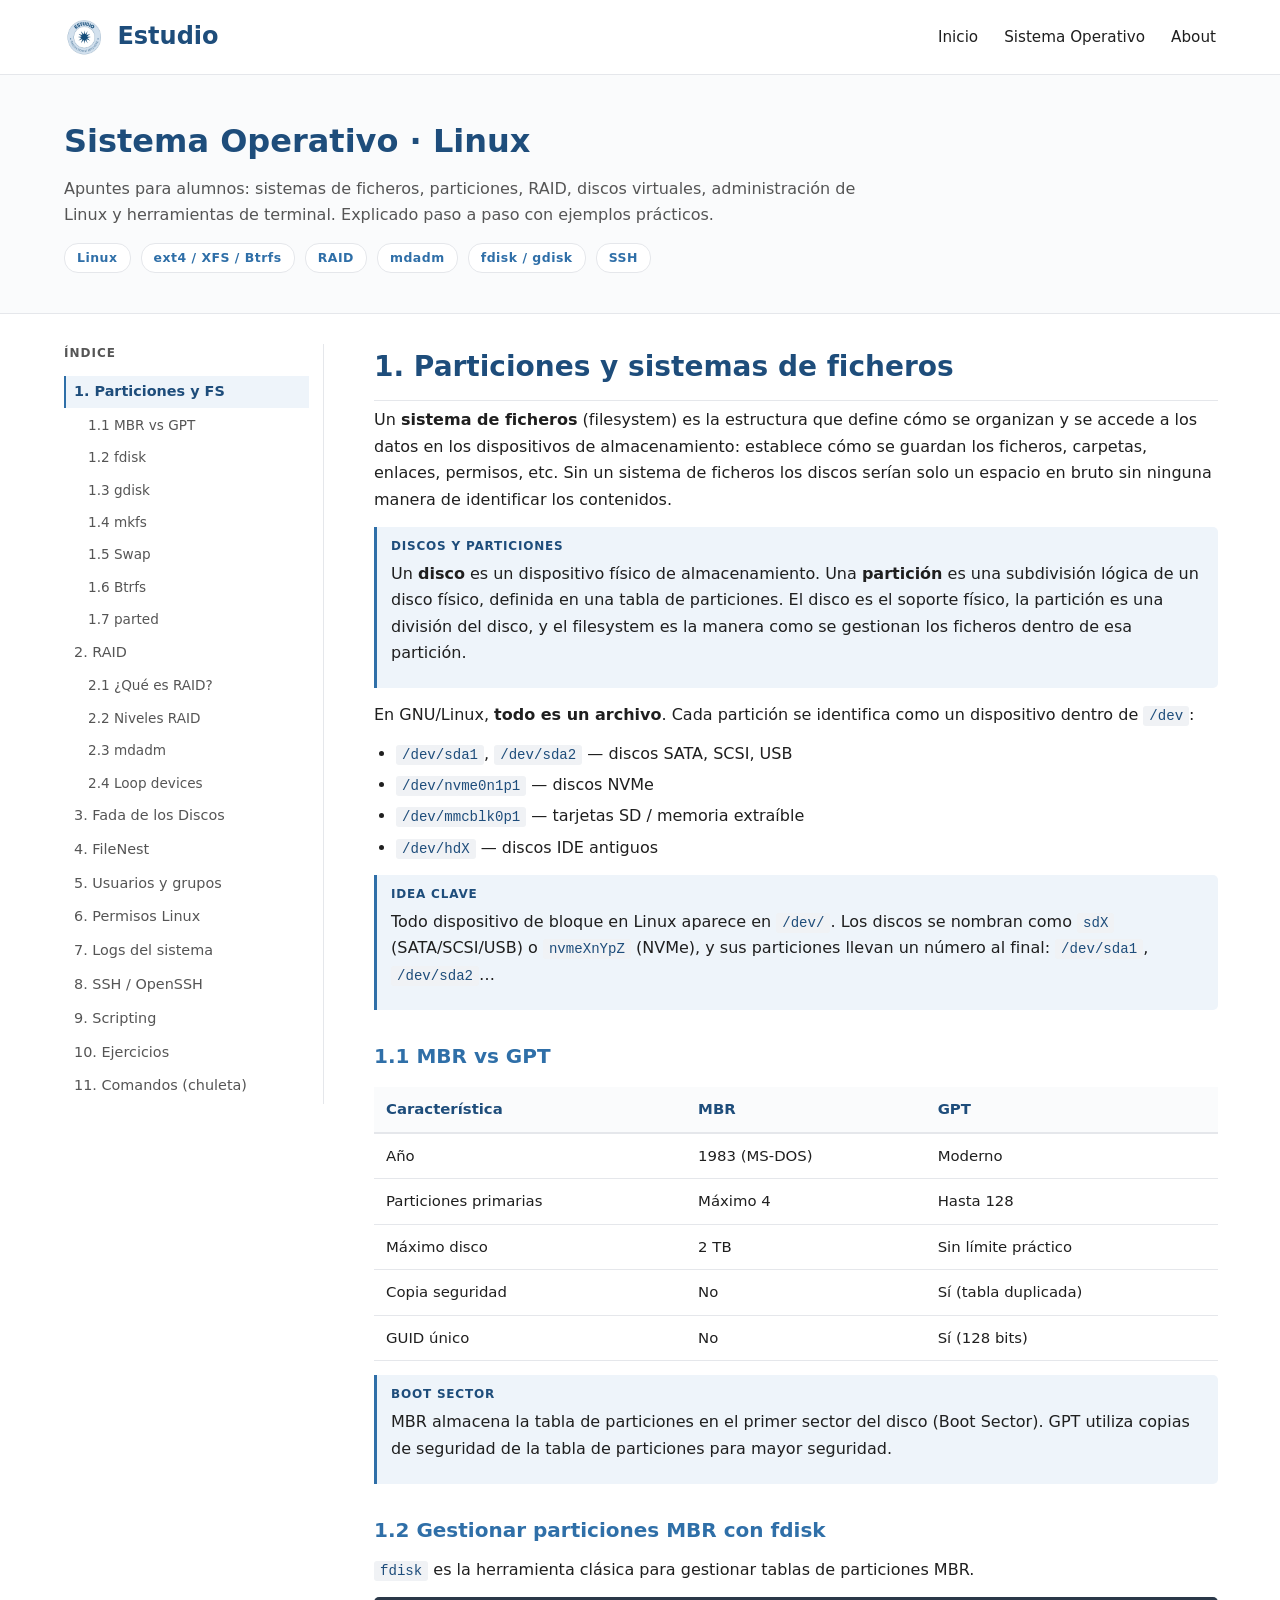
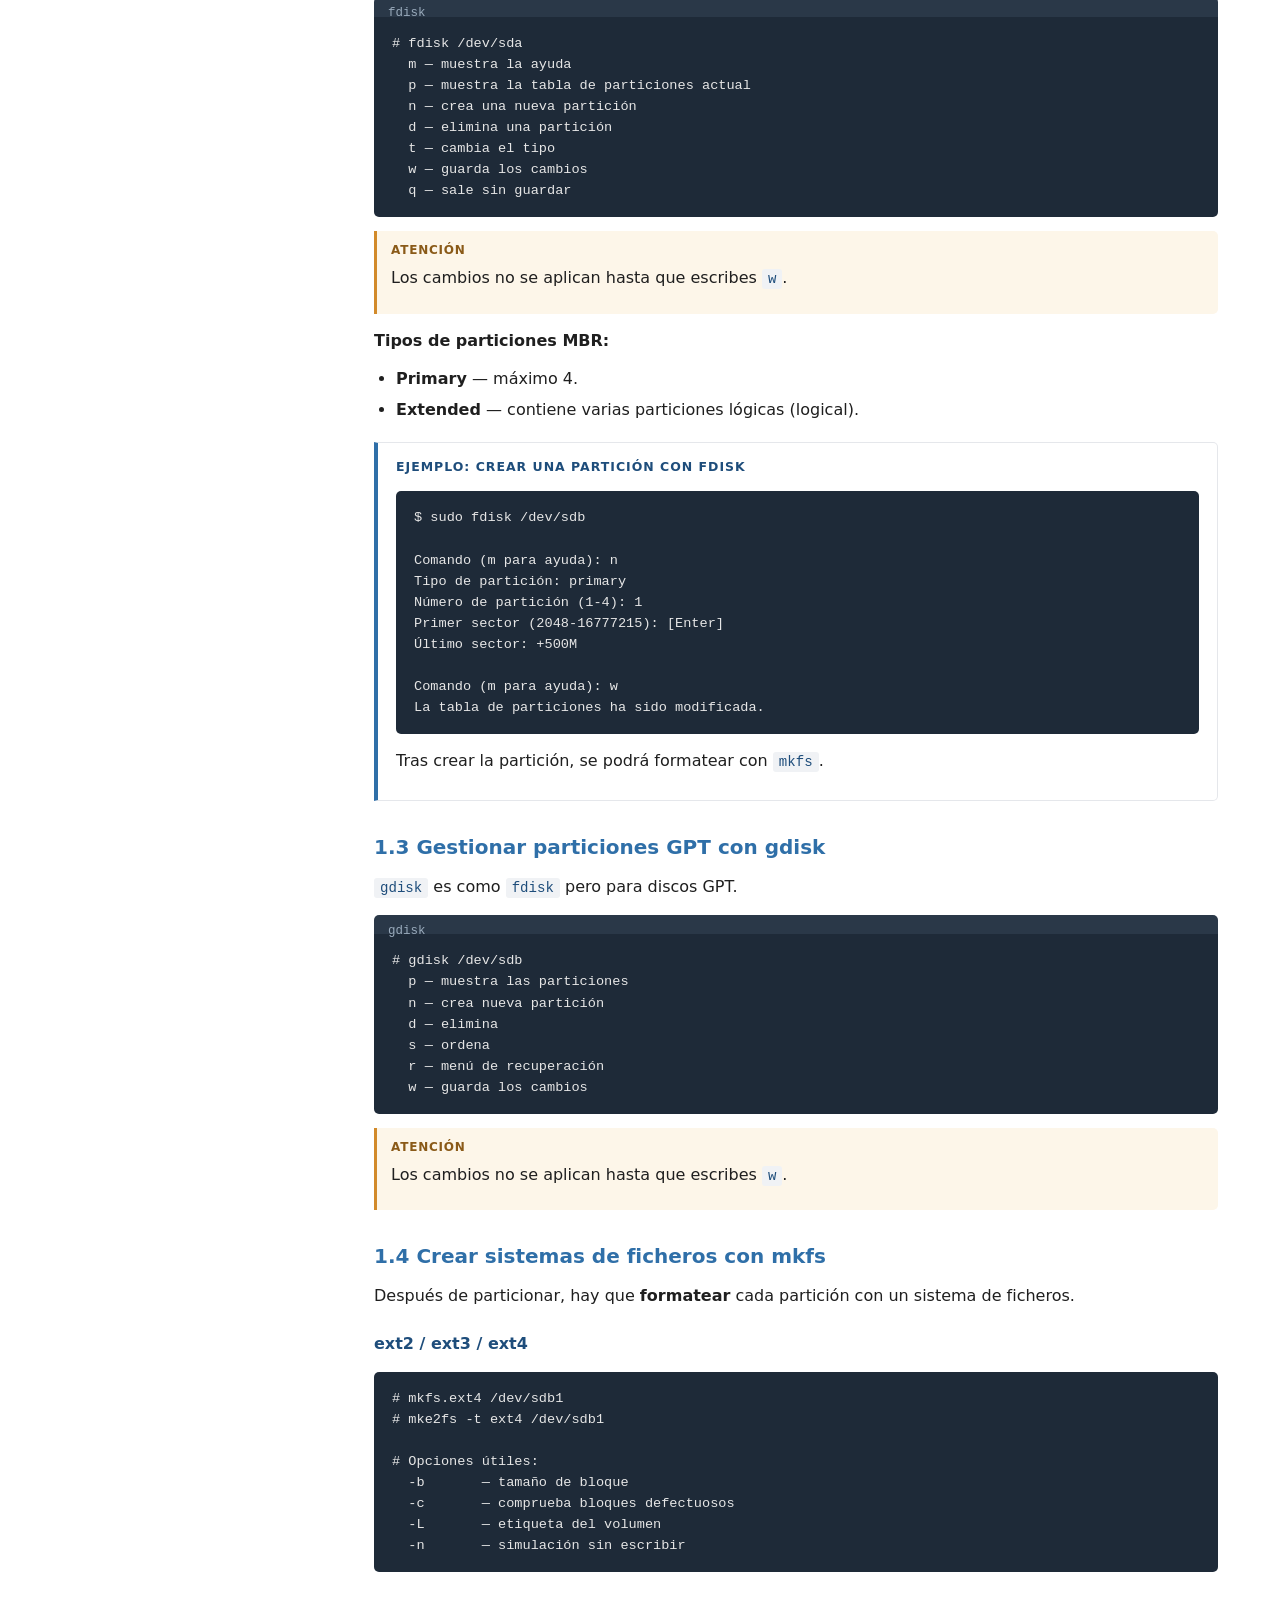
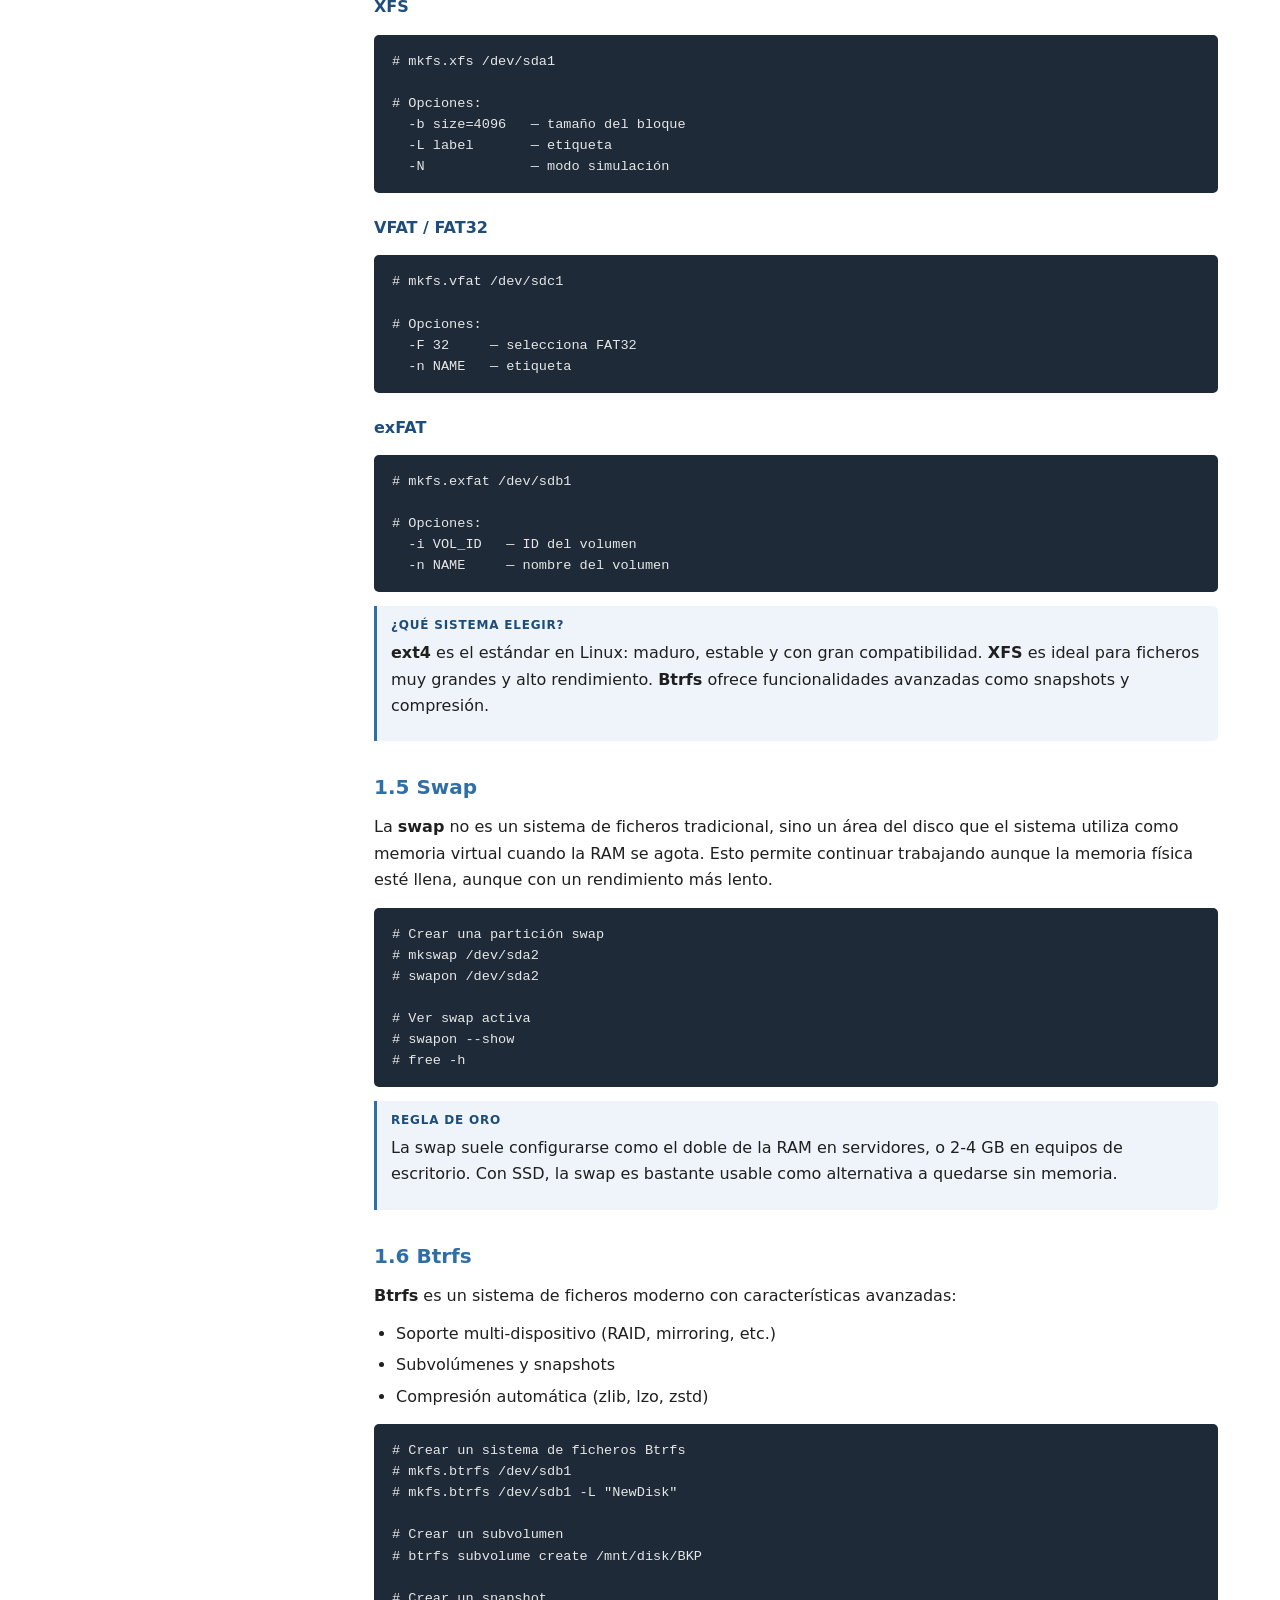
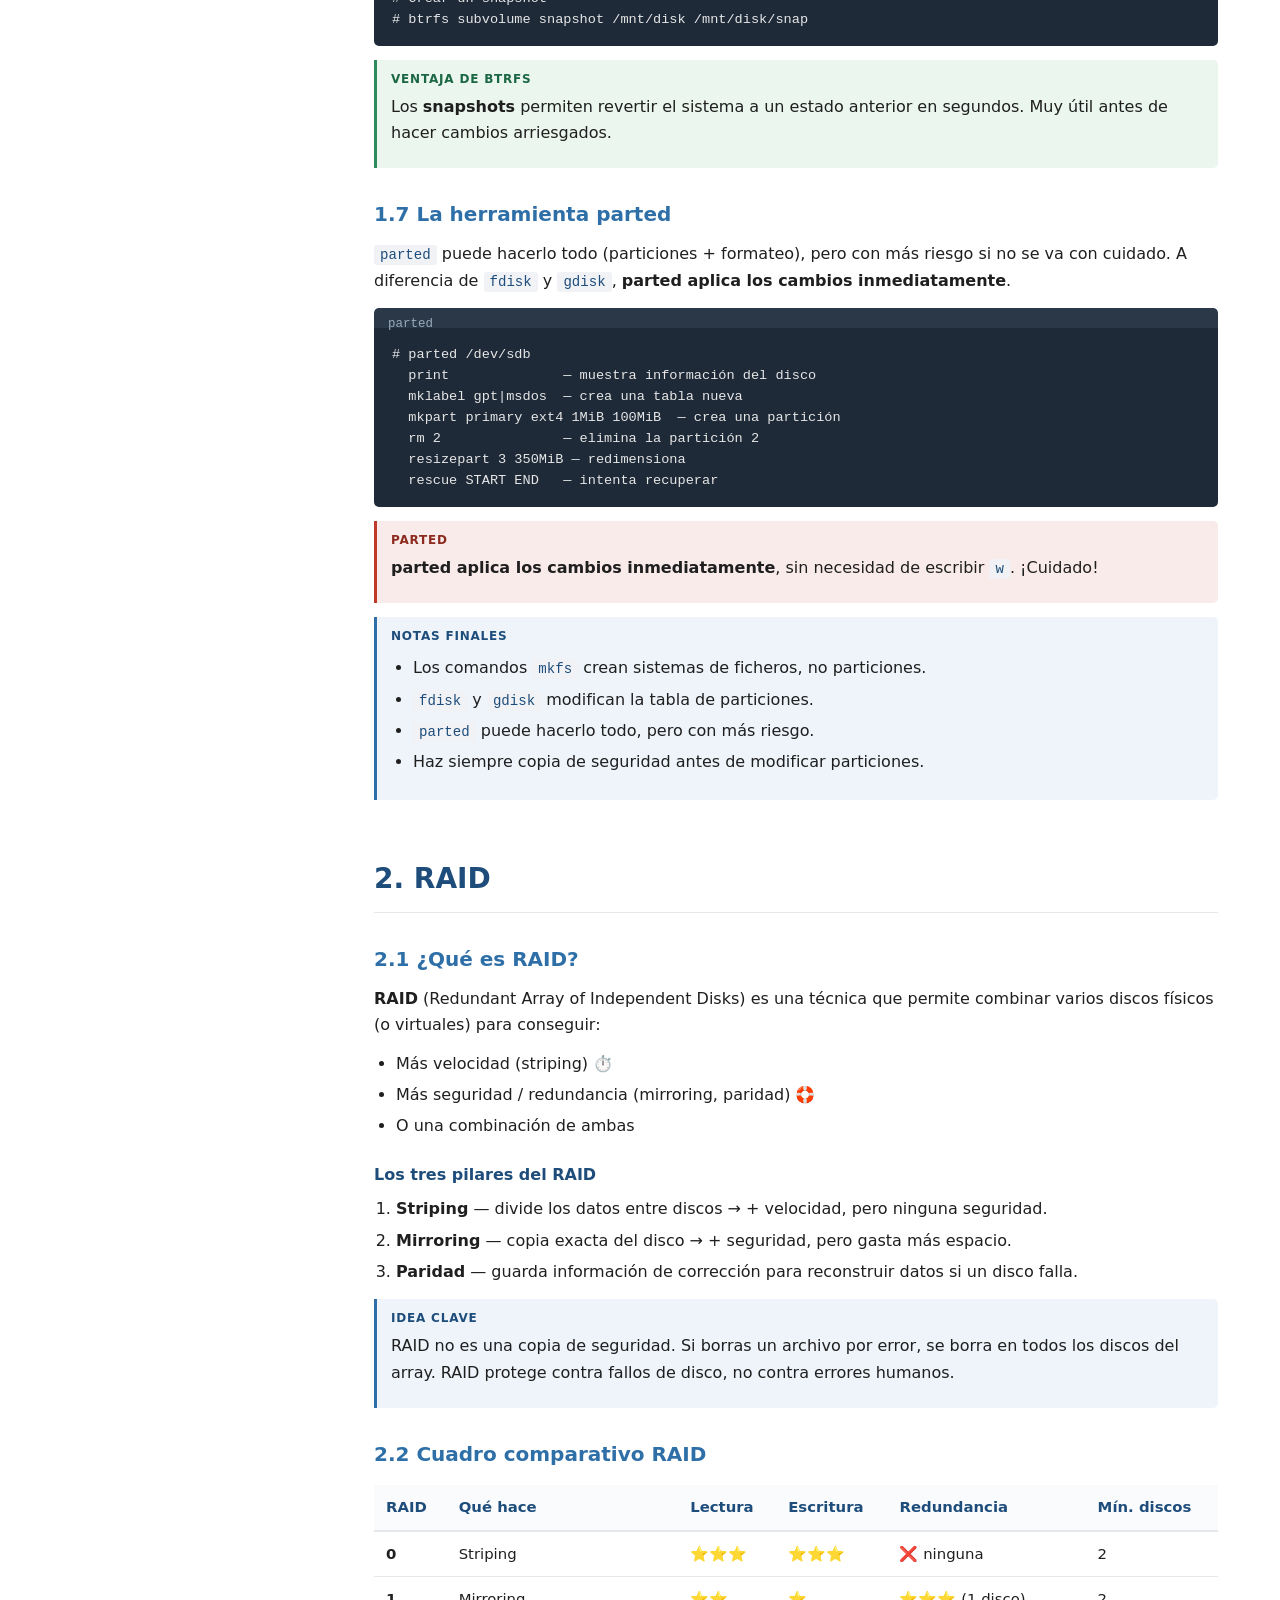
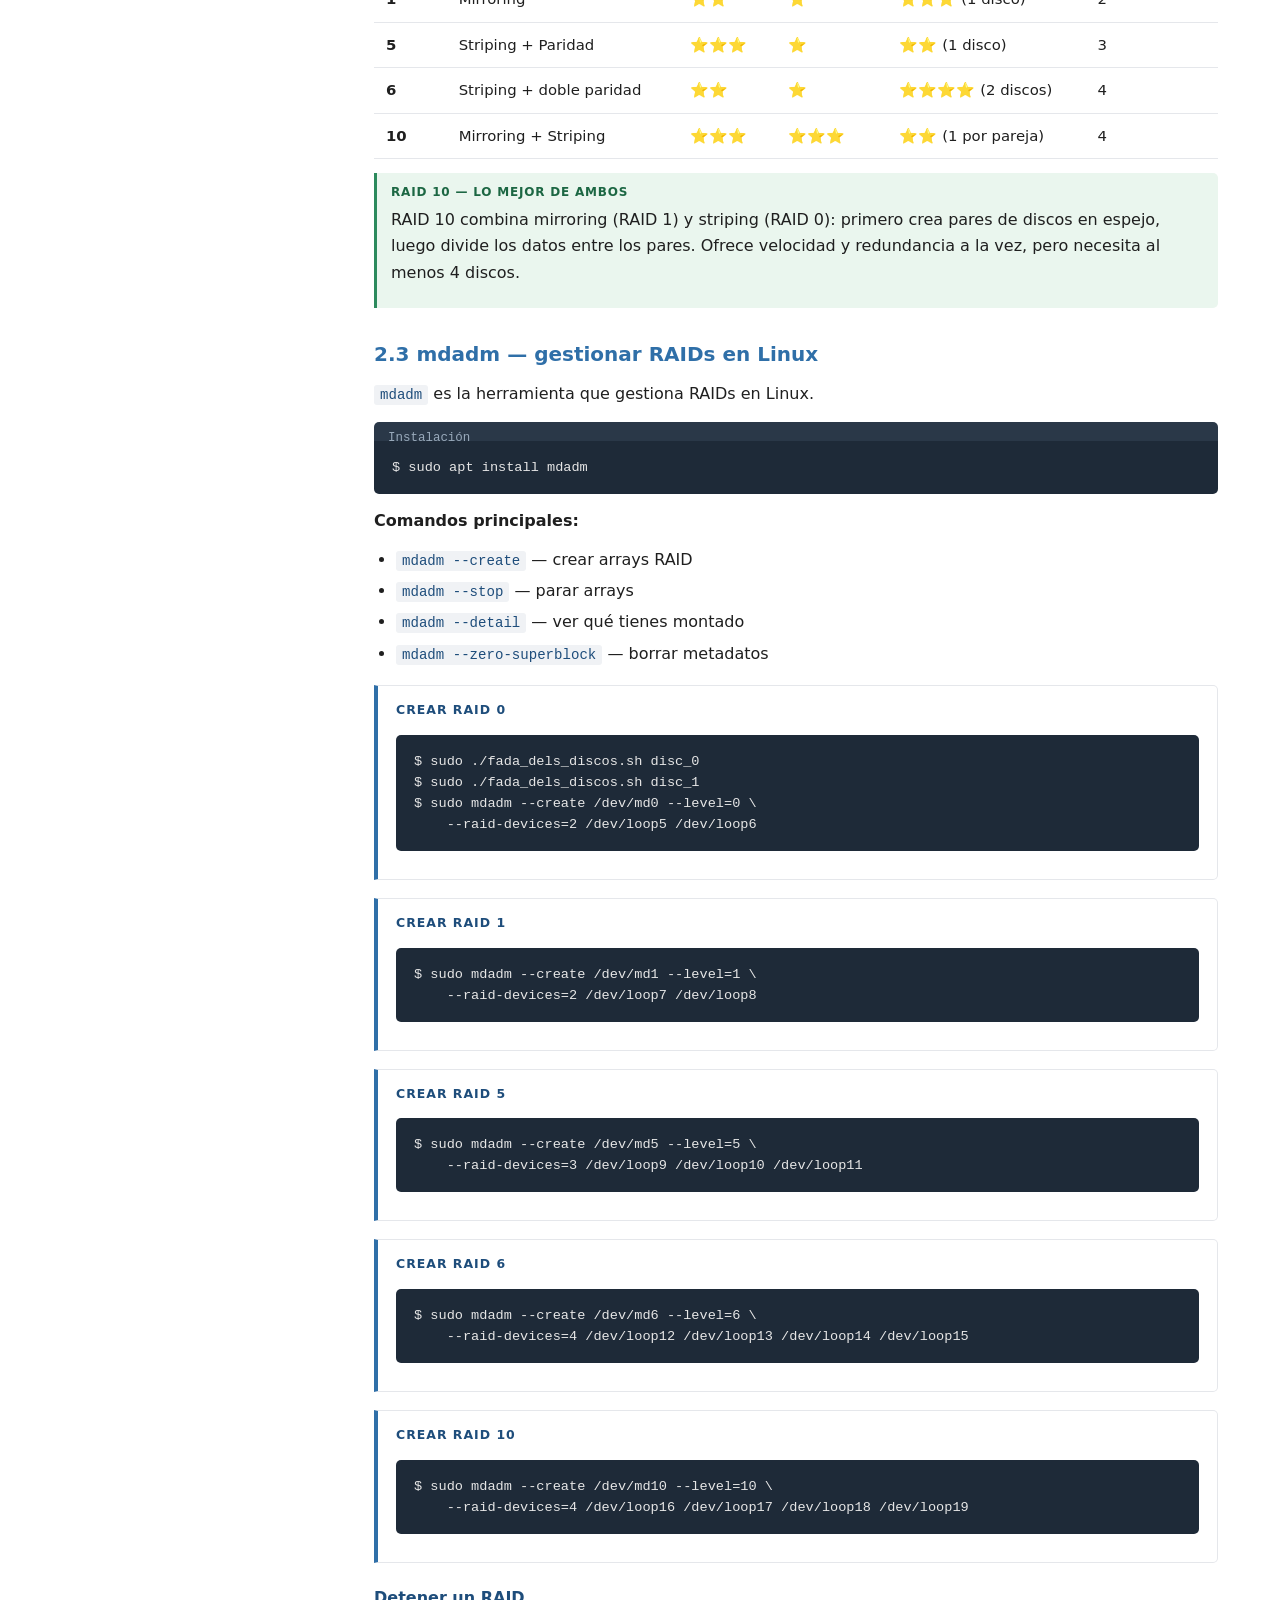
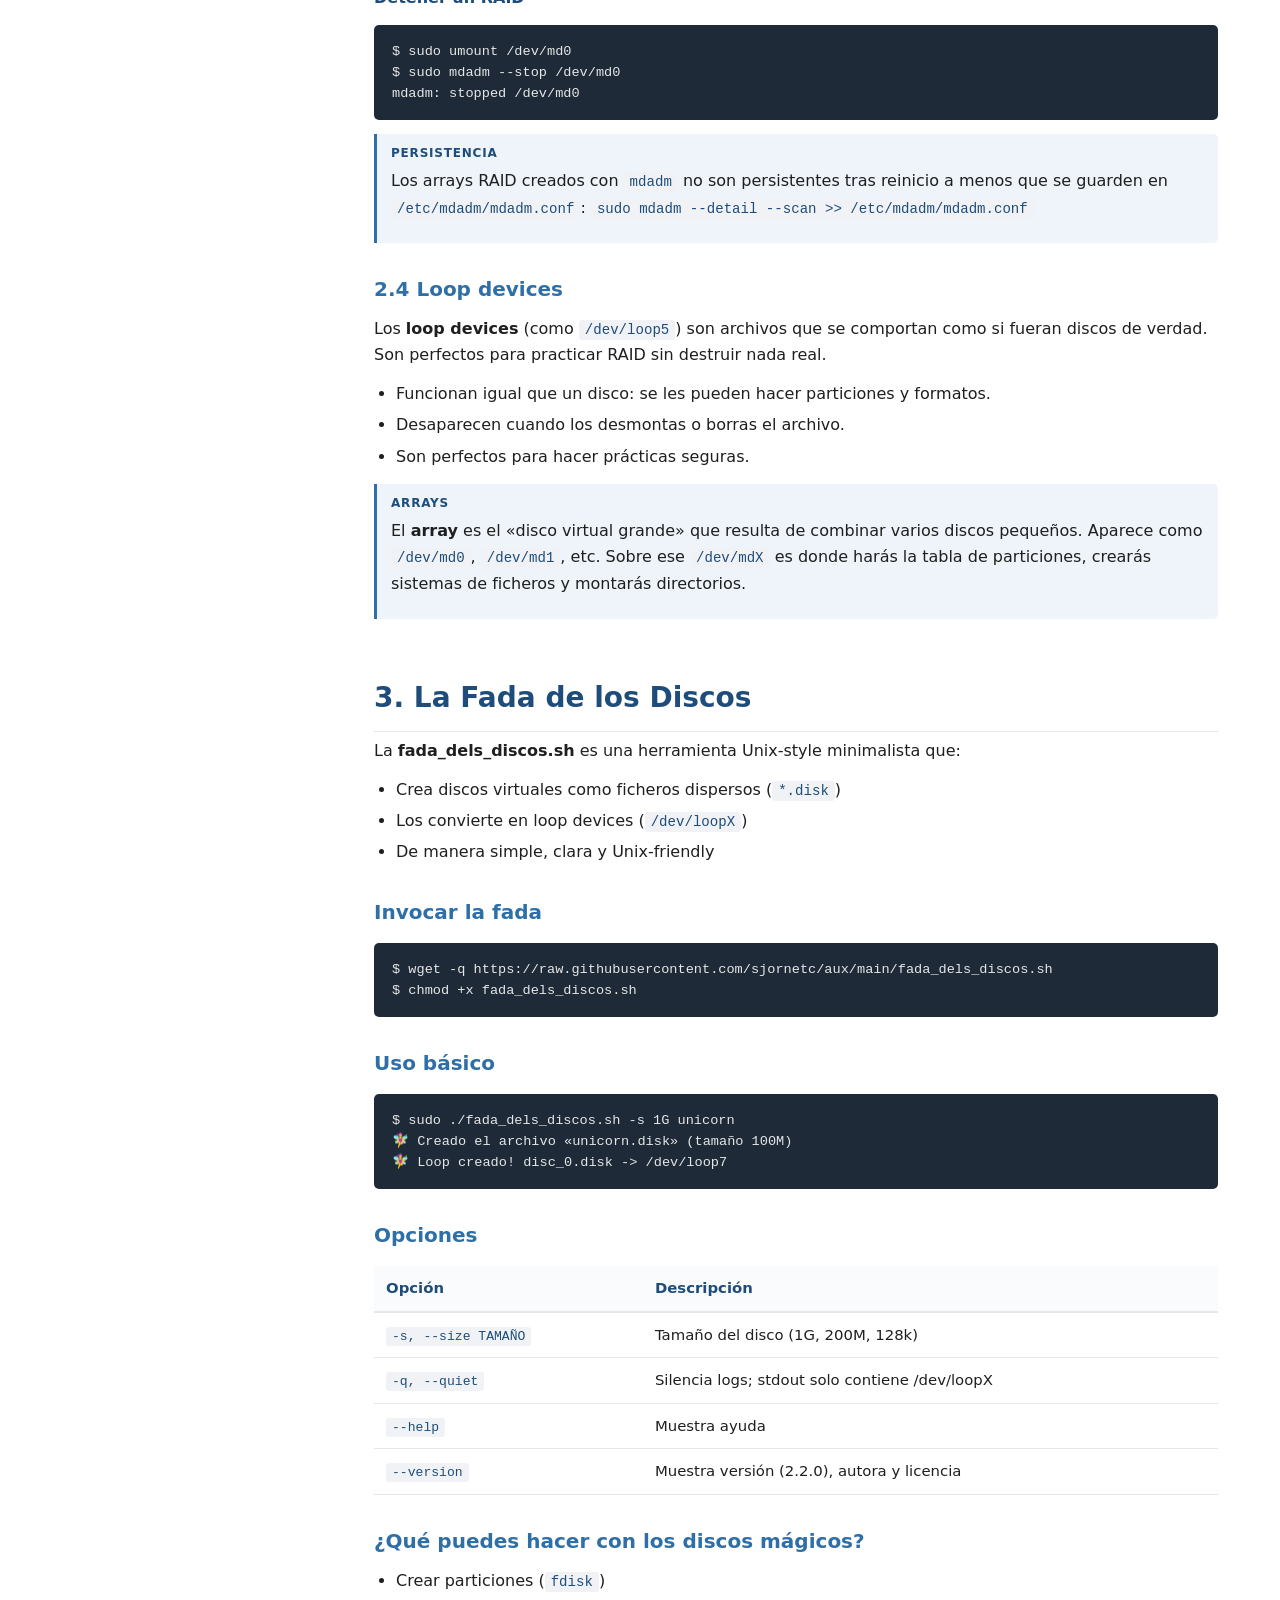
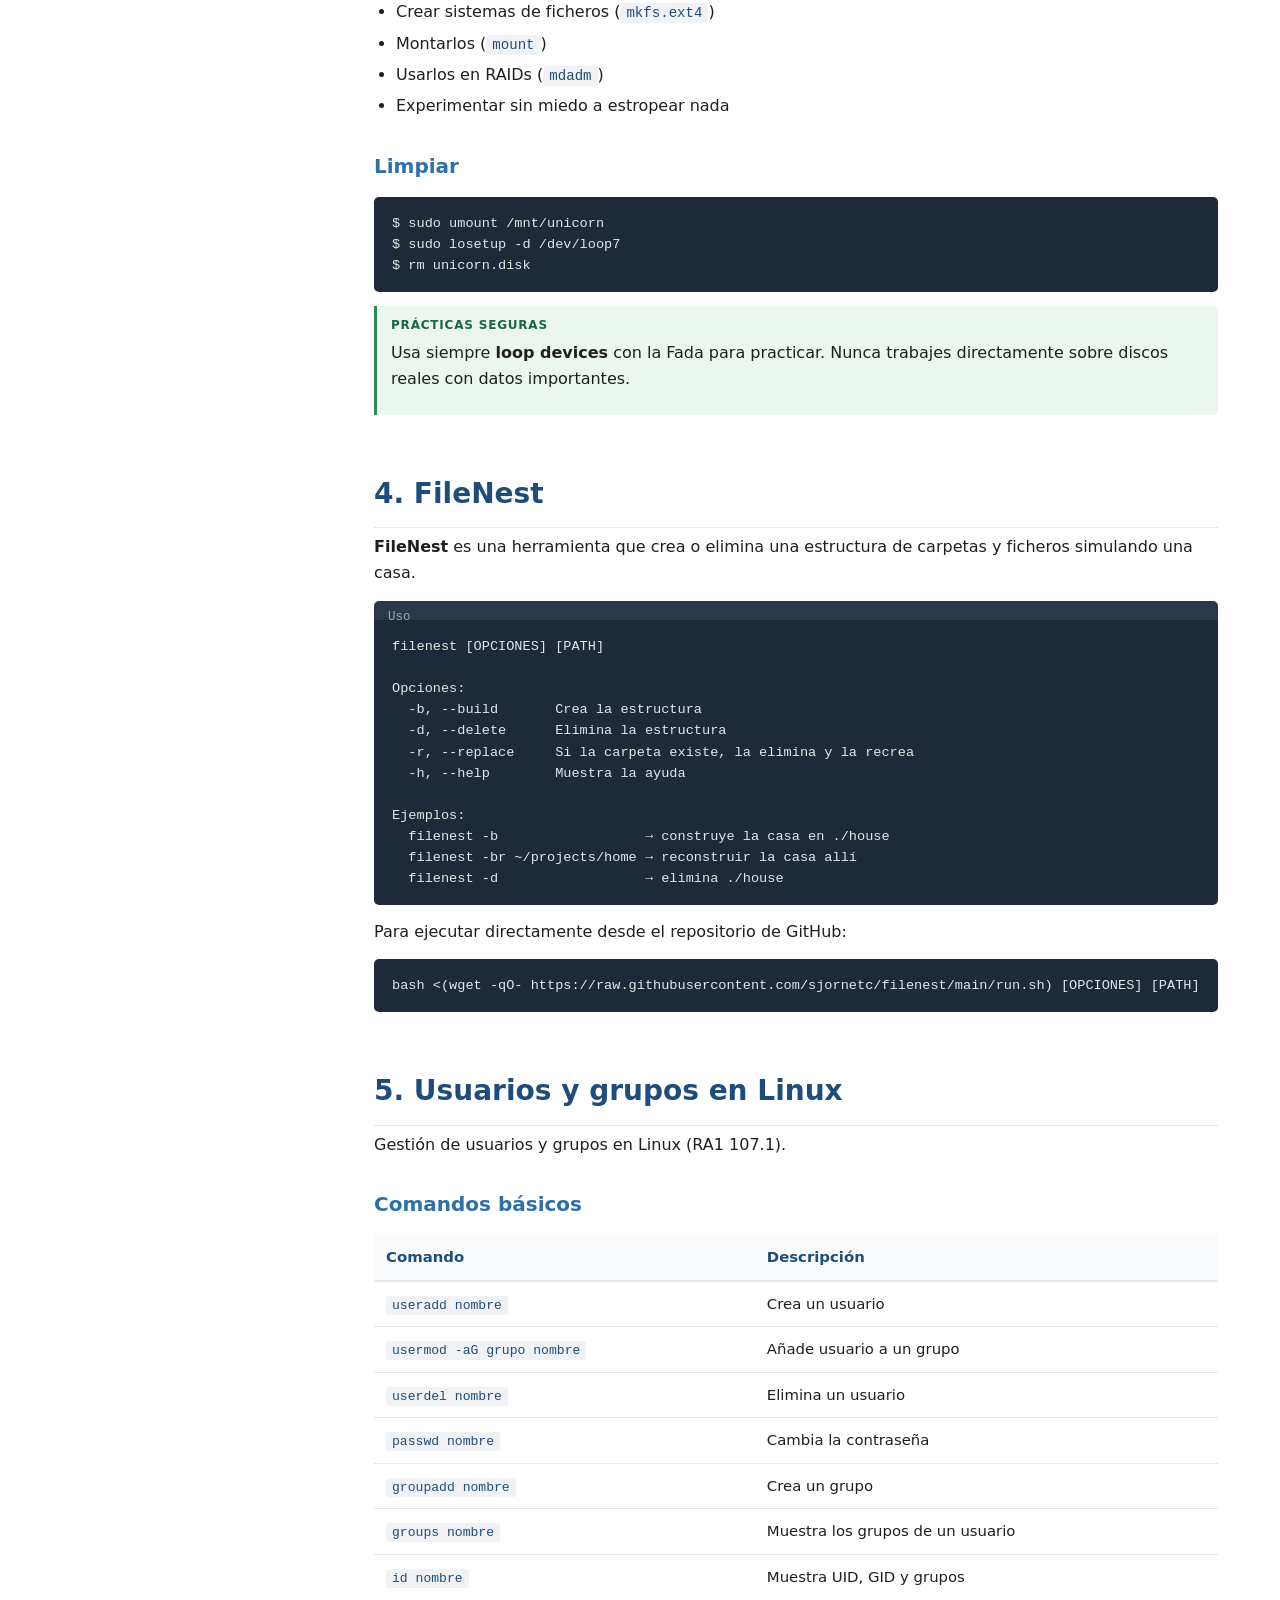
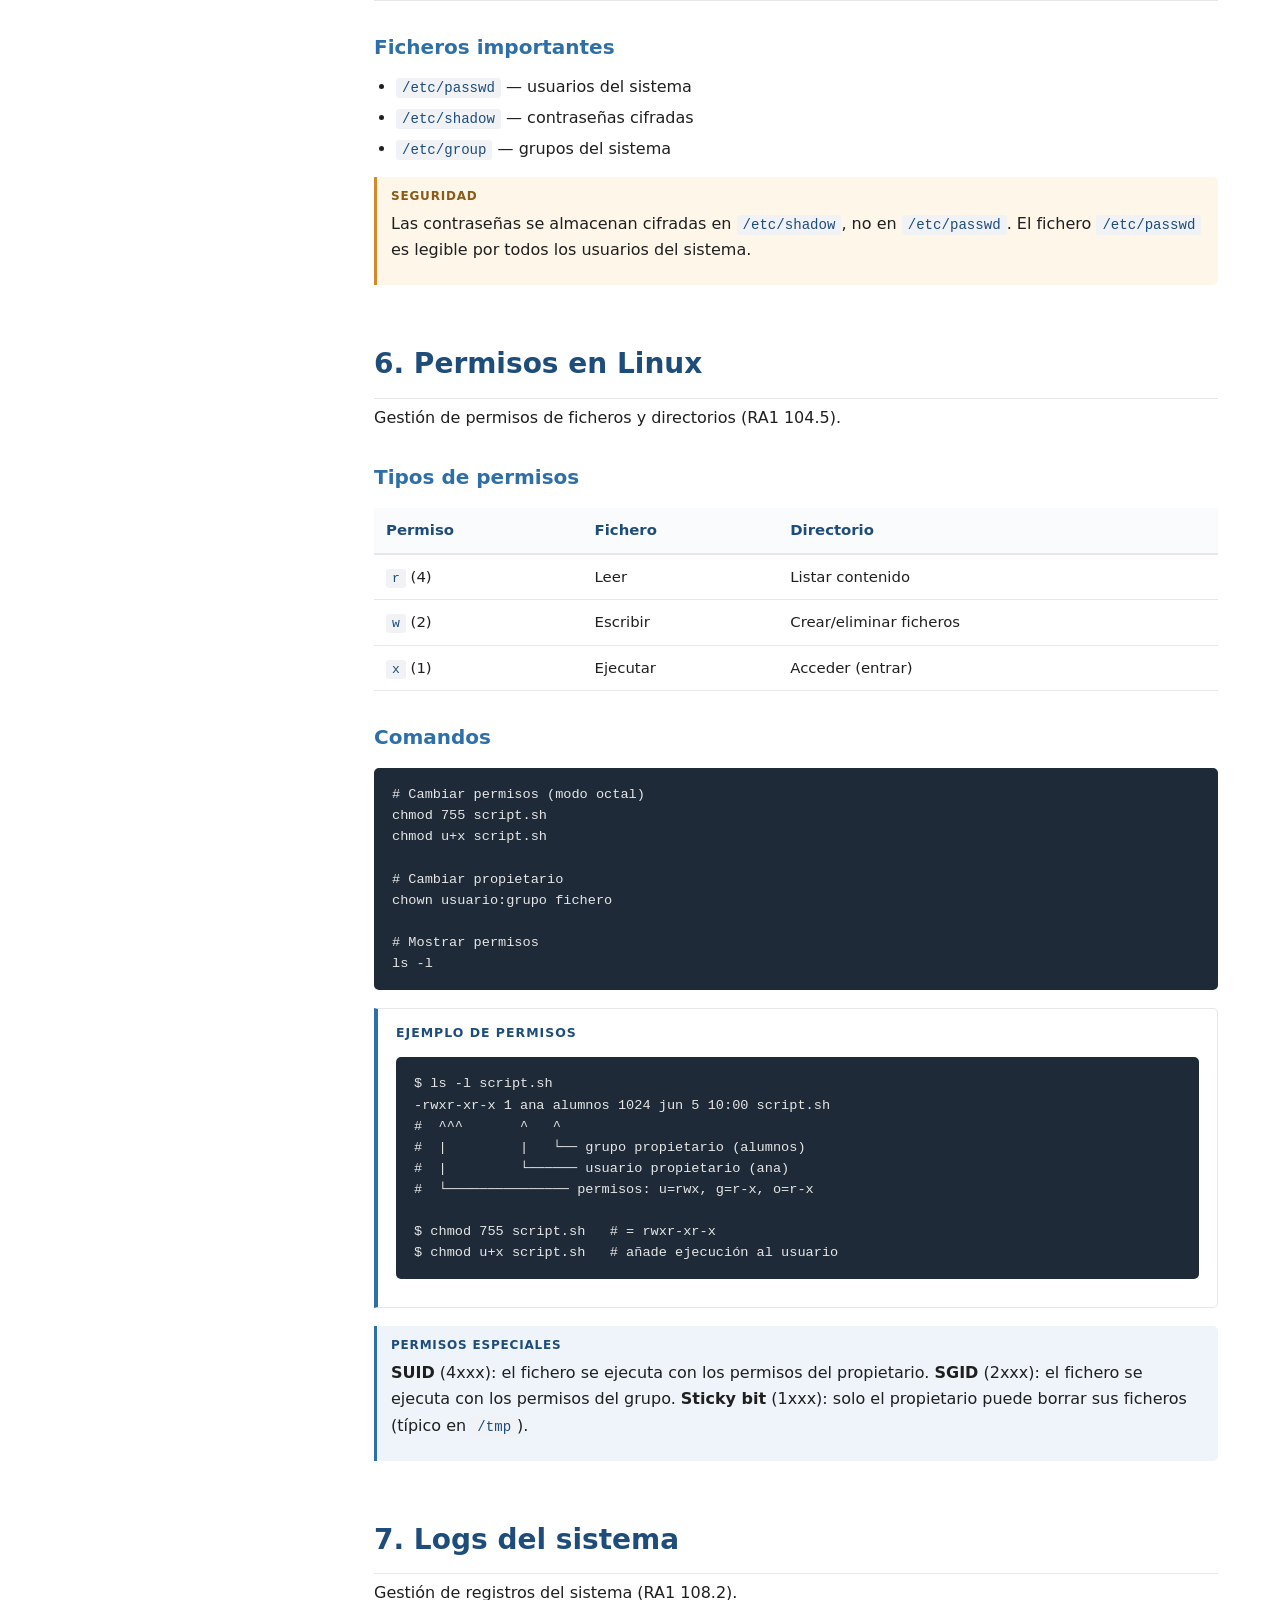
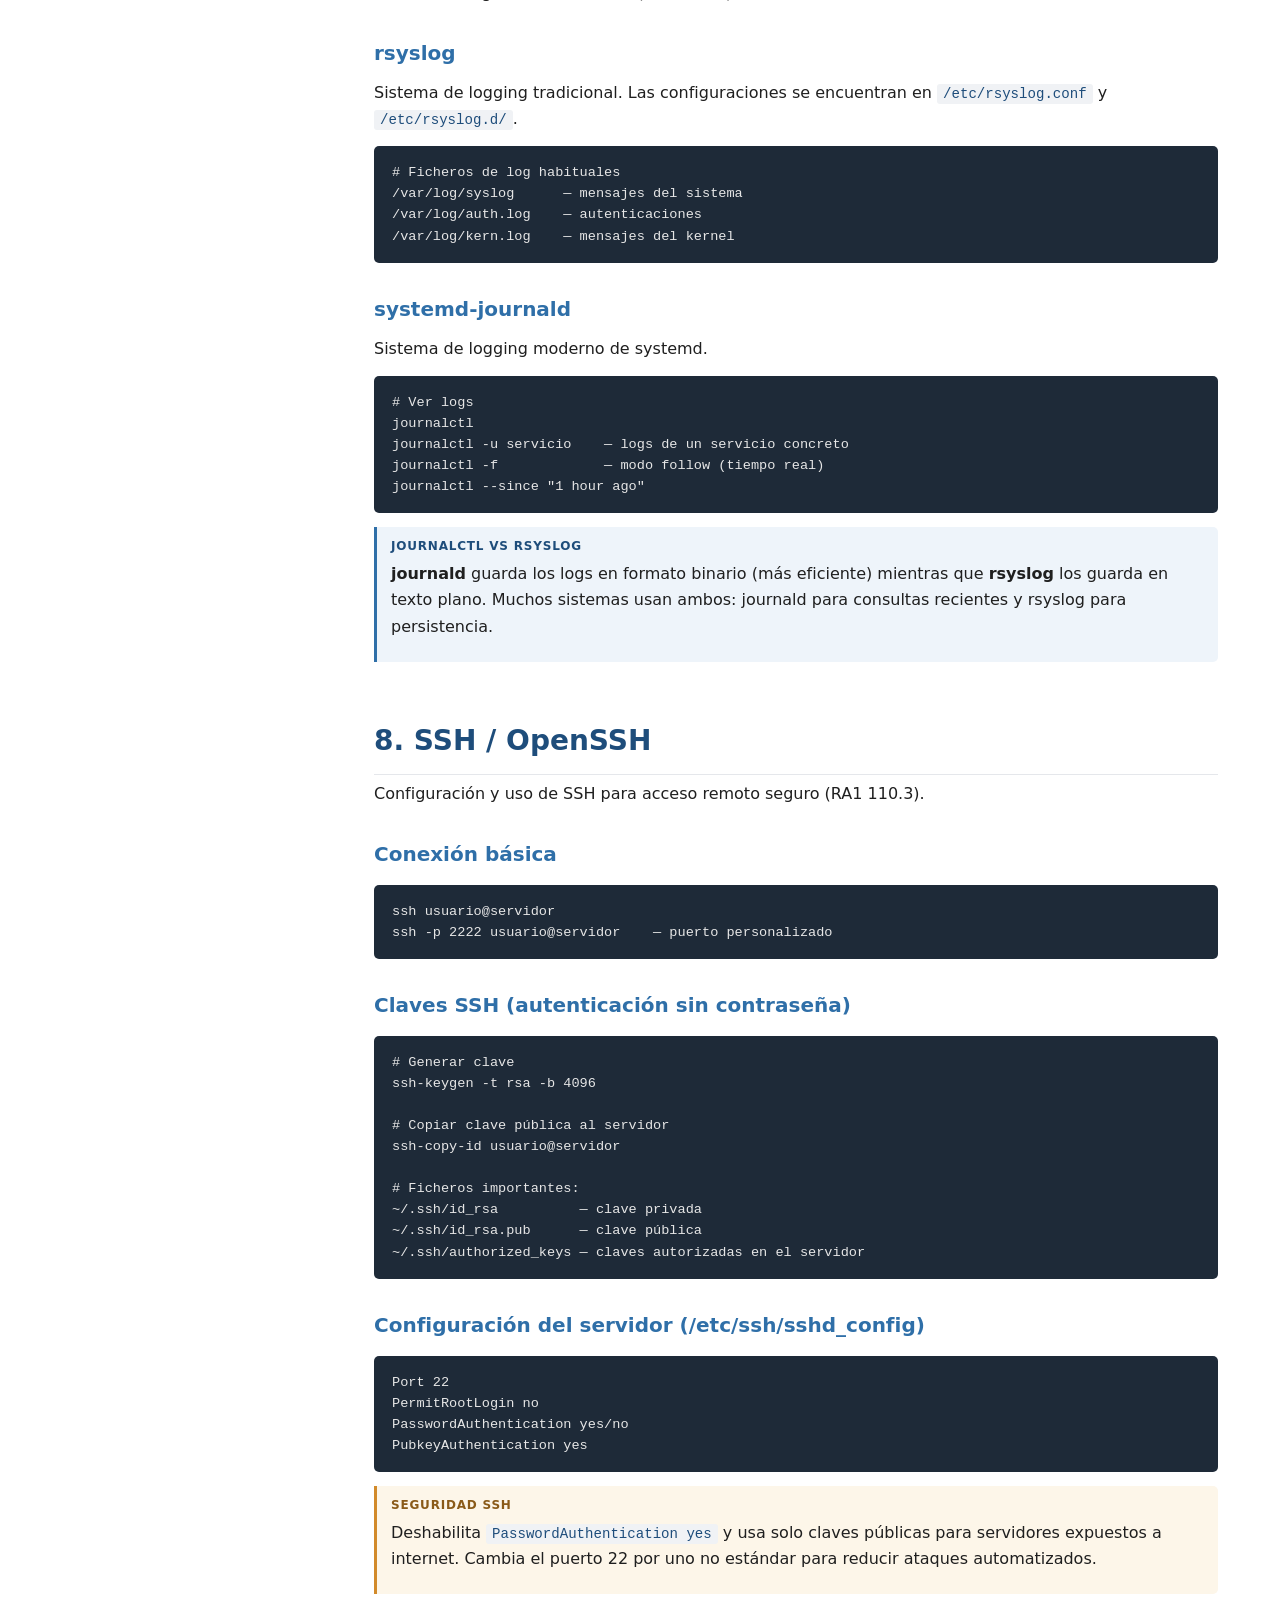
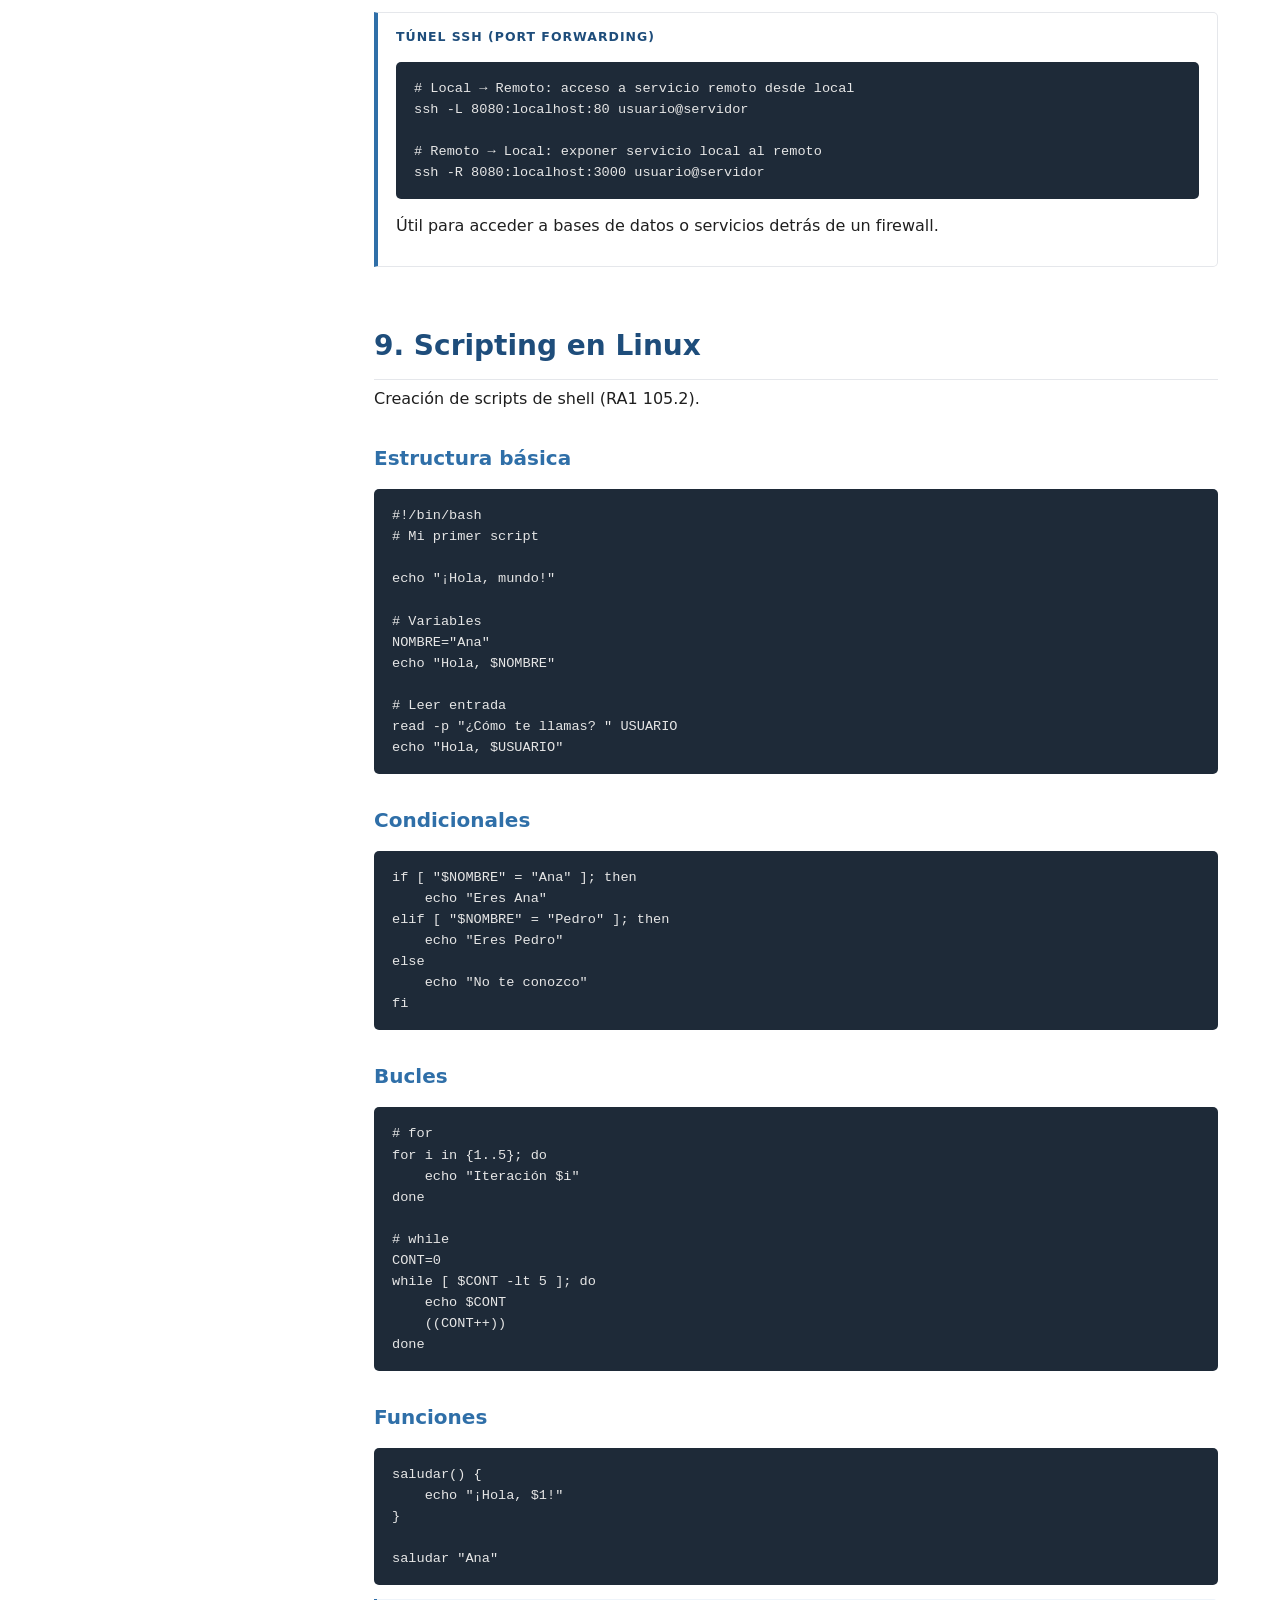
<file: sistema_operativo.html>
<!DOCTYPE html>
<html lang="es">
<head>
  <meta charset="UTF-8">
  <meta name="viewport" content="width=device-width, initial-scale=1.0">
  <title>Sistema Operativo · Apuntes · Estudio</title>
  <link rel="icon" href="assets/logo.png" type="image/png">
  <link rel="stylesheet" href="assets/styles.css">
</head>
<body>

  <!-- ================== HEADER ================== -->
  <header class="header">
    <a href="index.html" class="brand" style="text-decoration:none">
      <img src="assets/logo.png" alt="Logo Estudio">
      <h1>Estudio</h1>
    </a>
    <nav>
      <ul>
        <li><a href="index.html">Inicio</a></li>
        <li><a href="sistema_operativo.html">Sistema Operativo</a></li>
        <li><a href="index.html#about">About</a></li>
      </ul>
    </nav>
  </header>

  <!-- ================== Página título ================== -->
  <section class="page-title">
    <div class="page-title-inner">
      <h1>Sistema Operativo · Linux</h1>
      <p class="subtitle">Apuntes para alumnos: sistemas de ficheros, particiones, RAID,
        discos virtuales, administración de Linux y herramientas de terminal. Explicado
        paso a paso con ejemplos prácticos.</p>
      <div class="chips">
        <span class="chip">Linux</span>
        <span class="chip">ext4 / XFS / Btrfs</span>
        <span class="chip">RAID</span>
        <span class="chip">mdadm</span>
        <span class="chip">fdisk / gdisk</span>
        <span class="chip">SSH</span>
      </div>
    </div>
  </section>

  <!-- ================== Contenido ================== -->
  <div class="notes-layout">

    <!-- ============== Sidebar / TOC ============== -->
    <aside class="toc">
      <h4>Índice</h4>
      <ul>
        <li><a href="#particiones">1. Particiones y FS</a></li>
        <li class="sub"><a href="#mbr-gpt">1.1 MBR vs GPT</a></li>
        <li class="sub"><a href="#fdisk">1.2 fdisk</a></li>
        <li class="sub"><a href="#gdisk">1.3 gdisk</a></li>
        <li class="sub"><a href="#mkfs">1.4 mkfs</a></li>
        <li class="sub"><a href="#swap">1.5 Swap</a></li>
        <li class="sub"><a href="#btrfs">1.6 Btrfs</a></li>
        <li class="sub"><a href="#parted">1.7 parted</a></li>

        <li><a href="#raid">2. RAID</a></li>
        <li class="sub"><a href="#que-es-raid">2.1 ¿Qué es RAID?</a></li>
        <li class="sub"><a href="#niveles">2.2 Niveles RAID</a></li>
        <li class="sub"><a href="#mdadm">2.3 mdadm</a></li>
        <li class="sub"><a href="#loop">2.4 Loop devices</a></li>

        <li><a href="#fada">3. Fada de los Discos</a></li>

        <li><a href="#filenest">4. FileNest</a></li>

        <li><a href="#usuarios">5. Usuarios y grupos</a></li>

        <li><a href="#permisos">6. Permisos Linux</a></li>

        <li><a href="#logs">7. Logs del sistema</a></li>

        <li><a href="#ssh">8. SSH / OpenSSH</a></li>

        <li><a href="#scripts">9. Scripting</a></li>

        <li><a href="#ejercicios">10. Ejercicios</a></li>
        <li><a href="#comandos">11. Comandos (chuleta)</a></li>
      </ul>
    </aside>

    <!-- ============== Contenido principal ============== -->
    <main class="content">

      <!-- ================================================== -->
      <!-- ============ 1. PARTICIONES Y FS ============ -->
      <!-- ================================================== -->
      <section id="particiones">
        <h2>1. Particiones y sistemas de ficheros</h2>

        <p>Un <strong>sistema de ficheros</strong> (filesystem) es la estructura que define
          cómo se organizan y se accede a los datos en los dispositivos de almacenamiento:
          establece cómo se guardan los ficheros, carpetas, enlaces, permisos, etc.
          Sin un sistema de ficheros los discos serían solo un espacio en bruto sin ninguna
          manera de identificar los contenidos.</p>

        <div class="note">
          <div class="note-title">Discos y particiones</div>
          <p>Un <strong>disco</strong> es un dispositivo físico de almacenamiento.
            Una <strong>partición</strong> es una subdivisión lógica de un disco físico,
            definida en una tabla de particiones. El disco es el soporte físico, la partición
            es una división del disco, y el filesystem es la manera como se gestionan los
            ficheros dentro de esa partición.</p>
        </div>

        <p>En GNU/Linux, <strong>todo es un archivo</strong>. Cada partición se identifica como
          un dispositivo dentro de <code>/dev</code>:</p>
        <ul>
          <li><code>/dev/sda1</code>, <code>/dev/sda2</code> — discos SATA, SCSI, USB</li>
          <li><code>/dev/nvme0n1p1</code> — discos NVMe</li>
          <li><code>/dev/mmcblk0p1</code> — tarjetas SD / memoria extraíble</li>
          <li><code>/dev/hdX</code> — discos IDE antiguos</li>
        </ul>

        <div class="note">
          <div class="note-title">Idea clave</div>
          <p>Todo dispositivo de bloque en Linux aparece en <code>/dev/</code>. Los discos
            se nombran como <code>sdX</code> (SATA/SCSI/USB) o <code>nvmeXnYpZ</code> (NVMe),
            y sus particiones llevan un número al final: <code>/dev/sda1</code>,
            <code>/dev/sda2</code>…</p>
        </div>

        <h3 id="mbr-gpt">1.1 MBR vs GPT</h3>
        <table>
          <thead>
            <tr><th>Característica</th><th>MBR</th><th>GPT</th></tr>
          </thead>
          <tbody>
            <tr><td>Año</td><td>1983 (MS-DOS)</td><td>Moderno</td></tr>
            <tr><td>Particiones primarias</td><td>Máximo 4</td><td>Hasta 128</td></tr>
            <tr><td>Máximo disco</td><td>2 TB</td><td>Sin límite práctico</td></tr>
            <tr><td>Copia seguridad</td><td>No</td><td>Sí (tabla duplicada)</td></tr>
            <tr><td>GUID único</td><td>No</td><td>Sí (128 bits)</td></tr>
          </tbody>
        </table>

        <div class="note">
          <div class="note-title">Boot sector</div>
          <p>MBR almacena la tabla de particiones en el primer sector del disco (Boot Sector).
            GPT utiliza copias de seguridad de la tabla de particiones para mayor seguridad.</p>
        </div>

        <h3 id="fdisk">1.2 Gestionar particiones MBR con fdisk</h3>
        <p><code>fdisk</code> es la herramienta clásica para gestionar tablas de particiones MBR.</p>

        <div class="code-header">fdisk</div>
        <pre><code># fdisk /dev/sda
  m — muestra la ayuda
  p — muestra la tabla de particiones actual
  n — crea una nueva partición
  d — elimina una partición
  t — cambia el tipo
  w — guarda los cambios
  q — sale sin guardar</code></pre>

        <div class="note warning">
          <div class="note-title">Atención</div>
          <p>Los cambios no se aplican hasta que escribes <code>w</code>.</p>
        </div>

        <p><strong>Tipos de particiones MBR:</strong></p>
        <ul>
          <li><strong>Primary</strong> — máximo 4.</li>
          <li><strong>Extended</strong> — contiene varias particiones lógicas (logical).</li>
        </ul>

        <div class="example">
          <h4>Ejemplo: crear una partición con fdisk</h4>
          <pre><code>$ sudo fdisk /dev/sdb

Comando (m para ayuda): n
Tipo de partición: primary
Número de partición (1-4): 1
Primer sector (2048-16777215): [Enter]
Último sector: +500M

Comando (m para ayuda): w
La tabla de particiones ha sido modificada.</code></pre>
          <p>Tras crear la partición, se podrá formatear con <code>mkfs</code>.</p>
        </div>

        <h3 id="gdisk">1.3 Gestionar particiones GPT con gdisk</h3>
        <p><code>gdisk</code> es como <code>fdisk</code> pero para discos GPT.</p>

        <div class="code-header">gdisk</div>
        <pre><code># gdisk /dev/sdb
  p — muestra las particiones
  n — crea nueva partición
  d — elimina
  s — ordena
  r — menú de recuperación
  w — guarda los cambios</code></pre>

        <div class="note warning">
          <div class="note-title">Atención</div>
          <p>Los cambios no se aplican hasta que escribes <code>w</code>.</p>
        </div>

        <h3 id="mkfs">1.4 Crear sistemas de ficheros con mkfs</h3>
        <p>Después de particionar, hay que <strong>formatear</strong> cada partición con un
          sistema de ficheros.</p>

        <h4>ext2 / ext3 / ext4</h4>
        <pre><code># mkfs.ext4 /dev/sdb1
# mke2fs -t ext4 /dev/sdb1

# Opciones útiles:
  -b       — tamaño de bloque
  -c       — comprueba bloques defectuosos
  -L       — etiqueta del volumen
  -n       — simulación sin escribir</code></pre>

        <h4>XFS</h4>
        <pre><code># mkfs.xfs /dev/sda1

# Opciones:
  -b size=4096   — tamaño del bloque
  -L label       — etiqueta
  -N             — modo simulación</code></pre>

        <h4>VFAT / FAT32</h4>
        <pre><code># mkfs.vfat /dev/sdc1

# Opciones:
  -F 32     — selecciona FAT32
  -n NAME   — etiqueta</code></pre>

        <h4>exFAT</h4>
        <pre><code># mkfs.exfat /dev/sdb1

# Opciones:
  -i VOL_ID   — ID del volumen
  -n NAME     — nombre del volumen</code></pre>

        <div class="note">
          <div class="note-title">¿Qué sistema elegir?</div>
          <p><strong>ext4</strong> es el estándar en Linux: maduro, estable y con gran
            compatibilidad. <strong>XFS</strong> es ideal para ficheros muy grandes y alto
            rendimiento. <strong>Btrfs</strong> ofrece funcionalidades avanzadas como
            snapshots y compresión.</p>
        </div>

        <h3 id="swap">1.5 Swap</h3>
        <p>La <strong>swap</strong> no es un sistema de ficheros tradicional, sino un área
          del disco que el sistema utiliza como memoria virtual cuando la RAM se agota.
          Esto permite continuar trabajando aunque la memoria física esté llena,
          aunque con un rendimiento más lento.</p>

        <pre><code># Crear una partición swap
# mkswap /dev/sda2
# swapon /dev/sda2

# Ver swap activa
# swapon --show
# free -h</code></pre>

        <div class="note">
          <div class="note-title">Regla de oro</div>
          <p>La swap suele configurarse como el doble de la RAM en servidores, o 2-4 GB
            en equipos de escritorio. Con SSD, la swap es bastante usable como alternativa
            a quedarse sin memoria.</p>
        </div>

        <h3 id="btrfs">1.6 Btrfs</h3>
        <p><strong>Btrfs</strong> es un sistema de ficheros moderno con características avanzadas:</p>
        <ul>
          <li>Soporte multi-dispositivo (RAID, mirroring, etc.)</li>
          <li>Subvolúmenes y snapshots</li>
          <li>Compresión automática (zlib, lzo, zstd)</li>
        </ul>

        <pre><code># Crear un sistema de ficheros Btrfs
# mkfs.btrfs /dev/sdb1
# mkfs.btrfs /dev/sdb1 -L "NewDisk"

# Crear un subvolumen
# btrfs subvolume create /mnt/disk/BKP

# Crear un snapshot
# btrfs subvolume snapshot /mnt/disk /mnt/disk/snap</code></pre>

        <div class="note success">
          <div class="note-title">Ventaja de Btrfs</div>
          <p>Los <strong>snapshots</strong> permiten revertir el sistema a un estado
            anterior en segundos. Muy útil antes de hacer cambios arriesgados.</p>
        </div>

        <h3 id="parted">1.7 La herramienta parted</h3>
        <p><code>parted</code> puede hacerlo todo (particiones + formateo), pero con más riesgo
          si no se va con cuidado. A diferencia de <code>fdisk</code> y <code>gdisk</code>,
          <strong>parted aplica los cambios inmediatamente</strong>.</p>

        <div class="code-header">parted</div>
        <pre><code># parted /dev/sdb
  print              — muestra información del disco
  mklabel gpt|msdos  — crea una tabla nueva
  mkpart primary ext4 1MiB 100MiB  — crea una partición
  rm 2               — elimina la partición 2
  resizepart 3 350MiB — redimensiona
  rescue START END   — intenta recuperar</code></pre>

        <div class="note danger">
          <div class="note-title">parted</div>
          <p><strong>parted aplica los cambios inmediatamente</strong>, sin necesidad
            de escribir <code>w</code>. ¡Cuidado!</p>
        </div>

        <div class="note">
          <div class="note-title">Notas finales</div>
          <ul>
            <li>Los comandos <code>mkfs</code> crean sistemas de ficheros, no particiones.</li>
            <li><code>fdisk</code> y <code>gdisk</code> modifican la tabla de particiones.</li>
            <li><code>parted</code> puede hacerlo todo, pero con más riesgo.</li>
            <li>Haz siempre copia de seguridad antes de modificar particiones.</li>
          </ul>
        </div>
      </section>

      <!-- ================================================== -->
      <!-- ============ 2. RAID ============ -->
      <!-- ================================================== -->
      <section id="raid">
        <h2>2. RAID</h2>

        <h3 id="que-es-raid">2.1 ¿Qué es RAID?</h3>
        <p><strong>RAID</strong> (Redundant Array of Independent Disks) es una técnica
          que permite combinar varios discos físicos (o virtuales) para conseguir:</p>
        <ul>
          <li>Más velocidad (striping) ⏱️</li>
          <li>Más seguridad / redundancia (mirroring, paridad) 🛟</li>
          <li>O una combinación de ambas</li>
        </ul>

        <h4>Los tres pilares del RAID</h4>
        <ol>
          <li><strong>Striping</strong> — divide los datos entre discos → + velocidad,
            pero ninguna seguridad.</li>
          <li><strong>Mirroring</strong> — copia exacta del disco → + seguridad, pero gasta
            más espacio.</li>
          <li><strong>Paridad</strong> — guarda información de corrección para reconstruir
            datos si un disco falla.</li>
        </ol>

        <div class="note">
          <div class="note-title">Idea clave</div>
          <p>RAID no es una copia de seguridad. Si borras un archivo por error, se borra
            en todos los discos del array. RAID protege contra fallos de disco, no contra
            errores humanos.</p>
        </div>

        <h3 id="niveles">2.2 Cuadro comparativo RAID</h3>
        <table>
          <thead>
            <tr><th>RAID</th><th>Qué hace</th><th>Lectura</th><th>Escritura</th><th>Redundancia</th><th>Mín. discos</th></tr>
          </thead>
          <tbody>
            <tr><td><strong>0</strong></td><td>Striping</td><td>⭐⭐⭐</td><td>⭐⭐⭐</td><td>❌ ninguna</td><td>2</td></tr>
            <tr><td><strong>1</strong></td><td>Mirroring</td><td>⭐⭐</td><td>⭐</td><td>⭐⭐⭐ (1 disco)</td><td>2</td></tr>
            <tr><td><strong>5</strong></td><td>Striping + Paridad</td><td>⭐⭐⭐</td><td>⭐</td><td>⭐⭐ (1 disco)</td><td>3</td></tr>
            <tr><td><strong>6</strong></td><td>Striping + doble paridad</td><td>⭐⭐</td><td>⭐</td><td>⭐⭐⭐⭐ (2 discos)</td><td>4</td></tr>
            <tr><td><strong>10</strong></td><td>Mirroring + Striping</td><td>⭐⭐⭐</td><td>⭐⭐⭐</td><td>⭐⭐ (1 por pareja)</td><td>4</td></tr>
          </tbody>
        </table>

        <div class="note success">
          <div class="note-title">RAID 10 — lo mejor de ambos</div>
          <p>RAID 10 combina mirroring (RAID 1) y striping (RAID 0): primero crea pares
            de discos en espejo, luego divide los datos entre los pares. Ofrece velocidad
            y redundancia a la vez, pero necesita al menos 4 discos.</p>
        </div>

        <h3 id="mdadm">2.3 mdadm — gestionar RAIDs en Linux</h3>
        <p><code>mdadm</code> es la herramienta que gestiona RAIDs en Linux.</p>

        <div class="code-header">Instalación</div>
        <pre><code>$ sudo apt install mdadm</code></pre>

        <p><strong>Comandos principales:</strong></p>
        <ul>
          <li><code>mdadm --create</code> — crear arrays RAID</li>
          <li><code>mdadm --stop</code> — parar arrays</li>
          <li><code>mdadm --detail</code> — ver qué tienes montado</li>
          <li><code>mdadm --zero-superblock</code> — borrar metadatos</li>
        </ul>

        <div class="example">
          <h4>Crear RAID 0</h4>
          <pre><code>$ sudo ./fada_dels_discos.sh disc_0
$ sudo ./fada_dels_discos.sh disc_1
$ sudo mdadm --create /dev/md0 --level=0 \
    --raid-devices=2 /dev/loop5 /dev/loop6</code></pre>
        </div>

        <div class="example">
          <h4>Crear RAID 1</h4>
          <pre><code>$ sudo mdadm --create /dev/md1 --level=1 \
    --raid-devices=2 /dev/loop7 /dev/loop8</code></pre>
        </div>

        <div class="example">
          <h4>Crear RAID 5</h4>
          <pre><code>$ sudo mdadm --create /dev/md5 --level=5 \
    --raid-devices=3 /dev/loop9 /dev/loop10 /dev/loop11</code></pre>
        </div>

        <div class="example">
          <h4>Crear RAID 6</h4>
          <pre><code>$ sudo mdadm --create /dev/md6 --level=6 \
    --raid-devices=4 /dev/loop12 /dev/loop13 /dev/loop14 /dev/loop15</code></pre>
        </div>

        <div class="example">
          <h4>Crear RAID 10</h4>
          <pre><code>$ sudo mdadm --create /dev/md10 --level=10 \
    --raid-devices=4 /dev/loop16 /dev/loop17 /dev/loop18 /dev/loop19</code></pre>
        </div>

        <h4>Detener un RAID</h4>
        <pre><code>$ sudo umount /dev/md0
$ sudo mdadm --stop /dev/md0
mdadm: stopped /dev/md0</code></pre>

        <div class="note">
          <div class="note-title">Persistencia</div>
          <p>Los arrays RAID creados con <code>mdadm</code> no son persistentes tras
            reinicio a menos que se guarden en <code>/etc/mdadm/mdadm.conf</code>:
            <code>sudo mdadm --detail --scan >> /etc/mdadm/mdadm.conf</code></p>
        </div>

        <h3 id="loop">2.4 Loop devices</h3>
        <p>Los <strong>loop devices</strong> (como <code>/dev/loop5</code>) son archivos que
          se comportan como si fueran discos de verdad. Son perfectos para practicar RAID
          sin destruir nada real.</p>

        <ul>
          <li>Funcionan igual que un disco: se les pueden hacer particiones y formatos.</li>
          <li>Desaparecen cuando los desmontas o borras el archivo.</li>
          <li>Son perfectos para hacer prácticas seguras.</li>
        </ul>

        <div class="note">
          <div class="note-title">Arrays</div>
          <p>El <strong>array</strong> es el «disco virtual grande» que resulta de combinar
            varios discos pequeños. Aparece como <code>/dev/md0</code>, <code>/dev/md1</code>,
            etc. Sobre ese <code>/dev/mdX</code> es donde harás la tabla de particiones,
            crearás sistemas de ficheros y montarás directorios.</p>
        </div>
      </section>

      <!-- ================================================== -->
      <!-- ============ 3. FADA DE LOS DISCOS ============ -->
      <!-- ================================================== -->
      <section id="fada">
        <h2>3. La Fada de los Discos</h2>

        <p>La <strong>fada_dels_discos.sh</strong> es una herramienta Unix-style minimalista que:</p>
        <ul>
          <li>Crea discos virtuales como ficheros dispersos (<code>*.disk</code>)</li>
          <li>Los convierte en loop devices (<code>/dev/loopX</code>)</li>
          <li>De manera simple, clara y Unix-friendly</li>
        </ul>

        <h3>Invocar la fada</h3>
        <pre><code>$ wget -q https://raw.githubusercontent.com/sjornetc/aux/main/fada_dels_discos.sh
$ chmod +x fada_dels_discos.sh</code></pre>

        <h3>Uso básico</h3>
        <pre><code>$ sudo ./fada_dels_discos.sh -s 1G unicorn
🧚‍♀ Creado el archivo «unicorn.disk» (tamaño 100M)
🧚‍♀ Loop creado! disc_0.disk -> /dev/loop7</code></pre>

        <h3>Opciones</h3>
        <table>
          <thead>
            <tr><th>Opción</th><th>Descripción</th></tr>
          </thead>
          <tbody>
            <tr><td><code>-s, --size TAMAÑO</code></td><td>Tamaño del disco (1G, 200M, 128k)</td></tr>
            <tr><td><code>-q, --quiet</code></td><td>Silencia logs; stdout solo contiene /dev/loopX</td></tr>
            <tr><td><code>--help</code></td><td>Muestra ayuda</td></tr>
            <tr><td><code>--version</code></td><td>Muestra versión (2.2.0), autora y licencia</td></tr>
          </tbody>
        </table>

        <h3>¿Qué puedes hacer con los discos mágicos?</h3>
        <ul>
          <li>Crear particiones (<code>fdisk</code>)</li>
          <li>Crear sistemas de ficheros (<code>mkfs.ext4</code>)</li>
          <li>Montarlos (<code>mount</code>)</li>
          <li>Usarlos en RAIDs (<code>mdadm</code>)</li>
          <li>Experimentar sin miedo a estropear nada</li>
        </ul>

        <h3>Limpiar</h3>
        <pre><code>$ sudo umount /mnt/unicorn
$ sudo losetup -d /dev/loop7
$ rm unicorn.disk</code></pre>

        <div class="note success">
          <div class="note-title">Prácticas seguras</div>
          <p>Usa siempre <strong>loop devices</strong> con la Fada para practicar.
            Nunca trabajes directamente sobre discos reales con datos importantes.</p>
        </div>
      </section>

      <!-- ================================================== -->
      <!-- ============ 4. FILENEST ============ -->
      <!-- ================================================== -->
      <section id="filenest">
        <h2>4. FileNest</h2>

        <p><strong>FileNest</strong> es una herramienta que crea o elimina una estructura de
          carpetas y ficheros simulando una casa.</p>

        <div class="code-header">Uso</div>
        <pre><code>filenest [OPCIONES] [PATH]

Opciones:
  -b, --build       Crea la estructura
  -d, --delete      Elimina la estructura
  -r, --replace     Si la carpeta existe, la elimina y la recrea
  -h, --help        Muestra la ayuda

Ejemplos:
  filenest -b                  → construye la casa en ./house
  filenest -br ~/projects/home → reconstruir la casa allí
  filenest -d                  → elimina ./house</code></pre>

        <p>Para ejecutar directamente desde el repositorio de GitHub:</p>
        <pre><code>bash <(wget -qO- https://raw.githubusercontent.com/sjornetc/filenest/main/run.sh) [OPCIONES] [PATH]</code></pre>
      </section>

      <!-- ================================================== -->
      <!-- ============ 5. USUARIOS Y GRUPOS ============ -->
      <!-- ================================================== -->
      <section id="usuarios">
        <h2>5. Usuarios y grupos en Linux</h2>

        <p>Gestión de usuarios y grupos en Linux (RA1 107.1).</p>

        <h3>Comandos básicos</h3>
        <table>
          <thead>
            <tr><th>Comando</th><th>Descripción</th></tr>
          </thead>
          <tbody>
            <tr><td><code>useradd nombre</code></td><td>Crea un usuario</td></tr>
            <tr><td><code>usermod -aG grupo nombre</code></td><td>Añade usuario a un grupo</td></tr>
            <tr><td><code>userdel nombre</code></td><td>Elimina un usuario</td></tr>
            <tr><td><code>passwd nombre</code></td><td>Cambia la contraseña</td></tr>
            <tr><td><code>groupadd nombre</code></td><td>Crea un grupo</td></tr>
            <tr><td><code>groups nombre</code></td><td>Muestra los grupos de un usuario</td></tr>
            <tr><td><code>id nombre</code></td><td>Muestra UID, GID y grupos</td></tr>
          </tbody>
        </table>

        <h3>Ficheros importantes</h3>
        <ul>
          <li><code>/etc/passwd</code> — usuarios del sistema</li>
          <li><code>/etc/shadow</code> — contraseñas cifradas</li>
          <li><code>/etc/group</code> — grupos del sistema</li>
        </ul>

        <div class="note warning">
          <div class="note-title">Seguridad</div>
          <p>Las contraseñas se almacenan cifradas en <code>/etc/shadow</code>, no en
            <code>/etc/passwd</code>. El fichero <code>/etc/passwd</code> es legible por
            todos los usuarios del sistema.</p>
        </div>
      </section>

      <!-- ================================================== -->
      <!-- ============ 6. PERMISOS ============ -->
      <!-- ================================================== -->
      <section id="permisos">
        <h2>6. Permisos en Linux</h2>

        <p>Gestión de permisos de ficheros y directorios (RA1 104.5).</p>

        <h3>Tipos de permisos</h3>
        <table>
          <thead>
            <tr><th>Permiso</th><th>Fichero</th><th>Directorio</th></tr>
          </thead>
          <tbody>
            <tr><td><code>r</code> (4)</td><td>Leer</td><td>Listar contenido</td></tr>
            <tr><td><code>w</code> (2)</td><td>Escribir</td><td>Crear/eliminar ficheros</td></tr>
            <tr><td><code>x</code> (1)</td><td>Ejecutar</td><td>Acceder (entrar)</td></tr>
          </tbody>
        </table>

        <h3>Comandos</h3>
        <pre><code># Cambiar permisos (modo octal)
chmod 755 script.sh
chmod u+x script.sh

# Cambiar propietario
chown usuario:grupo fichero

# Mostrar permisos
ls -l</code></pre>

        <div class="example">
          <h4>Ejemplo de permisos</h4>
          <pre><code>$ ls -l script.sh
-rwxr-xr-x 1 ana alumnos 1024 jun 5 10:00 script.sh
#  ^^^       ^   ^
#  |         |   └── grupo propietario (alumnos)
#  |         └────── usuario propietario (ana)
#  └─────────────── permisos: u=rwx, g=r-x, o=r-x

$ chmod 755 script.sh   # = rwxr-xr-x
$ chmod u+x script.sh   # añade ejecución al usuario</code></pre>
        </div>

        <div class="note">
          <div class="note-title">Permisos especiales</div>
          <p><strong>SUID</strong> (4xxx): el fichero se ejecuta con los permisos del propietario.
            <strong>SGID</strong> (2xxx): el fichero se ejecuta con los permisos del grupo.
            <strong>Sticky bit</strong> (1xxx): solo el propietario puede borrar sus ficheros
            (típico en <code>/tmp</code>).</p>
        </div>
      </section>

      <!-- ================================================== -->
      <!-- ============ 7. LOGS ============ -->
      <!-- ================================================== -->
      <section id="logs">
        <h2>7. Logs del sistema</h2>

        <p>Gestión de registros del sistema (RA1 108.2).</p>

        <h3>rsyslog</h3>
        <p>Sistema de logging tradicional. Las configuraciones se encuentran en
          <code>/etc/rsyslog.conf</code> y <code>/etc/rsyslog.d/</code>.</p>

        <pre><code># Ficheros de log habituales
/var/log/syslog      — mensajes del sistema
/var/log/auth.log    — autenticaciones
/var/log/kern.log    — mensajes del kernel</code></pre>

        <h3>systemd-journald</h3>
        <p>Sistema de logging moderno de systemd.</p>

        <pre><code># Ver logs
journalctl
journalctl -u servicio    — logs de un servicio concreto
journalctl -f             — modo follow (tiempo real)
journalctl --since "1 hour ago"</code></pre>

        <div class="note">
          <div class="note-title">journalctl vs rsyslog</div>
          <p><strong>journald</strong> guarda los logs en formato binario (más eficiente)
            mientras que <strong>rsyslog</strong> los guarda en texto plano. Muchos sistemas
            usan ambos: journald para consultas recientes y rsyslog para persistencia.</p>
        </div>
      </section>

      <!-- ================================================== -->
      <!-- ============ 8. SSH ============ -->
      <!-- ================================================== -->
      <section id="ssh">
        <h2>8. SSH / OpenSSH</h2>

        <p>Configuración y uso de SSH para acceso remoto seguro (RA1 110.3).</p>

        <h3>Conexión básica</h3>
        <pre><code>ssh usuario@servidor
ssh -p 2222 usuario@servidor    — puerto personalizado</code></pre>

        <h3>Claves SSH (autenticación sin contraseña)</h3>
        <pre><code># Generar clave
ssh-keygen -t rsa -b 4096

# Copiar clave pública al servidor
ssh-copy-id usuario@servidor

# Ficheros importantes:
~/.ssh/id_rsa          — clave privada
~/.ssh/id_rsa.pub      — clave pública
~/.ssh/authorized_keys — claves autorizadas en el servidor</code></pre>

        <h3>Configuración del servidor (/etc/ssh/sshd_config)</h3>
        <pre><code>Port 22
PermitRootLogin no
PasswordAuthentication yes/no
PubkeyAuthentication yes</code></pre>

        <div class="note warning">
          <div class="note-title">Seguridad SSH</div>
          <p>Deshabilita <code>PasswordAuthentication yes</code> y usa solo claves públicas
            para servidores expuestos a internet. Cambia el puerto 22 por uno no estándar
            para reducir ataques automatizados.</p>
        </div>

        <div class="example">
          <h4>Túnel SSH (port forwarding)</h4>
          <pre><code># Local → Remoto: acceso a servicio remoto desde local
ssh -L 8080:localhost:80 usuario@servidor

# Remoto → Local: exponer servicio local al remoto
ssh -R 8080:localhost:3000 usuario@servidor</code></pre>
          <p>Útil para acceder a bases de datos o servicios detrás de un firewall.</p>
        </div>
      </section>

      <!-- ================================================== -->
      <!-- ============ 9. SCRIPTING ============ -->
      <!-- ================================================== -->
      <section id="scripts">
        <h2>9. Scripting en Linux</h2>

        <p>Creación de scripts de shell (RA1 105.2).</p>

        <h3>Estructura básica</h3>
        <pre><code>#!/bin/bash
# Mi primer script

echo "¡Hola, mundo!"

# Variables
NOMBRE="Ana"
echo "Hola, $NOMBRE"

# Leer entrada
read -p "¿Cómo te llamas? " USUARIO
echo "Hola, $USUARIO"</code></pre>

        <h3>Condicionales</h3>
        <pre><code>if [ "$NOMBRE" = "Ana" ]; then
    echo "Eres Ana"
elif [ "$NOMBRE" = "Pedro" ]; then
    echo "Eres Pedro"
else
    echo "No te conozco"
fi</code></pre>

        <h3>Bucles</h3>
        <pre><code># for
for i in {1..5}; do
    echo "Iteración $i"
done

# while
CONT=0
while [ $CONT -lt 5 ]; do
    echo $CONT
    ((CONT++))
done</code></pre>

        <h3>Funciones</h3>
        <pre><code>saludar() {
    echo "¡Hola, $1!"
}

saludar "Ana"</code></pre>

        <div class="note">
          <div class="note-title">Consejo</div>
          <p>Recuerda dar permisos de ejecución al script:
            <code>chmod +x script.sh</code></p>
        </div>

        <div class="example">
          <h4>Script completo: copia de seguridad</h4>
          <pre><code>#!/bin/bash
# backup.sh — Copia de seguridad de un directorio

ORIGEN="$1"
DESTINO="$2"
FECHA=$(date +%Y%m%d_%H%M%S)

if [ -z "$ORIGEN" ] || [ -z "$DESTINO" ]; then
    echo "Uso: $0 &lt;origen&gt; &lt;destino&gt;"
    exit 1
fi

tar -czf "${DESTINO}/backup_${FECHA}.tar.gz" "$ORIGEN"
echo "Backup creado: ${DESTINO}/backup_${FECHA}.tar.gz"</code></pre>
        </div>
      </section>

      <!-- ================================================== -->
      <!-- ============ 10. EJERCICIOS ============ -->
      <!-- ================================================== -->
      <section id="ejercicios">
        <h2>10. Ejercicios resueltos</h2>

        <p>Intenta resolverlos antes de mirar la solución.</p>

        <div class="exercise">
          <h4>Ejercicio 1 — Crear partición y formatear</h4>
          <p>Crea un disco virtual de 500 MB con la Fada, particiónalo con una única
            partición usando <code>fdisk</code>, formatea como ext4 y móntalo en
            <code>/mnt/midisco</code>.</p>

          <details class="solution">
            <summary>Ver solución</summary>
<pre><code>$ sudo ./fada_dels_discos.sh -s 500M midisco
$ sudo fdisk /dev/loopX   # ← usar el loop device que devuelva la Fada
  n → primary → 1 → Enter → Enter → w

$ sudo mkfs.ext4 /dev/loopXp1
$ sudo mkdir -p /mnt/midisco
$ sudo mount /dev/loopXp1 /mnt/midisco
$ df -h /mnt/midisco</code></pre>
          </details>
        </div>

        <div class="exercise">
          <h4>Ejercicio 2 — RAID 1 con loop devices</h4>
          <p>Crea dos discos virtuales de 200 MB cada uno, crea un RAID 1 con mdadm,
            formatea como ext4 y móntalo.</p>

          <details class="solution">
            <summary>Ver solución</summary>
<pre><code>$ sudo ./fada_dels_discos.sh -s 200M disco1
$ sudo ./fada_dels_discos.sh -s 200M disco2

$ sudo mdadm --create /dev/md0 --level=1 \
    --raid-devices=2 /dev/loop5 /dev/loop6

$ sudo mkfs.ext4 /dev/md0
$ sudo mkdir -p /mnt/raid1
$ sudo mount /dev/md0 /mnt/raid1

# Comprobar estado
$ sudo mdadm --detail /dev/md0</code></pre>
          </details>
        </div>

        <div class="exercise">
          <h4>Ejercicio 3 — Script de backup</h4>
          <p>Crea un script que haga una copia de seguridad comprimida de un directorio,
            con nombre que incluya la fecha, y que borre backups de más de 7 días.</p>

          <details class="solution">
            <summary>Ver solución</summary>
<pre><code>#!/bin/bash
ORIGEN="$1"
DESTINO="${2:-/tmp/backups}"
FECHA=$(date +%Y%m%d)

mkdir -p "$DESTINO"
tar -czf "${DESTINO}/backup_${FECHA}.tar.gz" "$ORIGEN"

# Borrar backups de más de 7 días
find "$DESTINO" -name "backup_*.tar.gz" -mtime +7 -delete

echo "✅ Backup creado: ${DESTINO}/backup_${FECHA}.tar.gz"</code></pre>
          </details>
        </div>

        <div class="exercise">
          <h4>Ejercicio 4 — Usuarios y permisos</h4>
          <p>Crea un usuario llamado <code>invitado</code>, créele un grupo
            <code>invitados</code>, asigna el usuario al grupo, y crea un directorio
            compartido <code>/compartido</code> con permisos <code>770</code> y grupo
            <code>invitados</code>.</p>

          <details class="solution">
            <summary>Ver solución</summary>
<pre><code>$ sudo groupadd invitados
$ sudo useradd -m -g invitados invitado
$ sudo passwd invitado
$ sudo mkdir /compartido
$ sudo chgrp invitados /compartido
$ sudo chmod 770 /compartido
$ ls -ld /compartido
# drwxrwx--- 2 root invitados 4096 ...</code></pre>
          </details>
        </div>

        <div class="exercise">
          <h4>Ejercicio 5 — SSH sin contraseña</h4>
          <p>Configura acceso SSH por claves a un servidor remoto. Genera un par de
            claves RSA de 4096 bits y copia la clave pública al servidor.</p>

          <details class="solution">
            <summary>Ver solución</summary>
<pre><code># En el cliente
$ ssh-keygen -t rsa -b 4096
$ ssh-copy-id usuario@servidor-remoto

# Probar conexión (ya no pide contraseña)
$ ssh usuario@servidor-remoto

# Para más seguridad, en el servidor:
$ sudo sed -i 's/^#PasswordAuthentication yes/PasswordAuthentication no/' \
    /etc/ssh/sshd_config
$ sudo systemctl restart sshd</code></pre>
          </details>
        </div>

      </section>

      <!-- ================================================== -->
      <!-- ============ 11. COMANDOS (CHULETA) ============ -->
      <!-- ================================================== -->
      <section id="comandos">
        <h2>11. Comandos (chuleta)</h2>

        <h3>Discos y particiones</h3>
        <table>
          <thead><tr><th>Comando</th><th>Qué hace</th></tr></thead>
          <tbody>
            <tr><td><code>fdisk /dev/sda</code></td><td>Gestionar particiones MBR</td></tr>
            <tr><td><code>gdisk /dev/sda</code></td><td>Gestionar particiones GPT</td></tr>
            <tr><td><code>parted /dev/sda</code></td><td>Herramienta todo-en-uno</td></tr>
            <tr><td><code>mkfs.ext4 /dev/sda1</code></td><td>Formatear como ext4</td></tr>
            <tr><td><code>mkswap /dev/sda2</code></td><td>Crear swap</td></tr>
            <tr><td><code>mount /dev/sda1 /mnt</code></td><td>Montar partición</td></tr>
            <tr><td><code>umount /mnt</code></td><td>Desmontar</td></tr>
            <tr><td><code>lsblk</code></td><td>Listar dispositivos de bloque</td></tr>
            <tr><td><code>blkid</code></td><td>Ver UUID y tipo de FS</td></tr>
          </tbody>
        </table>

        <h3>RAID</h3>
        <table>
          <tbody>
            <tr><td><code>mdadm --create /dev/md0 --level=1 --raid-devices=2 /dev/loop0 /dev/loop1</code></td><td>Crear RAID</td></tr>
            <tr><td><code>mdadm --detail /dev/md0</code></td><td>Ver estado del RAID</td></tr>
            <tr><td><code>mdadm --stop /dev/md0</code></td><td>Detener RAID</td></tr>
            <tr><td><code>mdadm --zero-superblock /dev/loop0</code></td><td>Borrar metadatos</td></tr>
            <tr><td><code>cat /proc/mdstat</code></td><td>Resumen de RAIDs activos</td></tr>
          </tbody>
        </table>

        <h3>Usuarios y permisos</h3>
        <table>
          <tbody>
            <tr><td><code>useradd / userdel / usermod</code></td><td>Gestión de usuarios</td></tr>
            <tr><td><code>groupadd / groupdel</code></td><td>Gestión de grupos</td></tr>
            <tr><td><code>passwd</code></td><td>Cambiar contraseña</td></tr>
            <tr><td><code>chmod</code></td><td>Cambiar permisos</td></tr>
            <tr><td><code>chown</code></td><td>Cambiar propietario</td></tr>
            <tr><td><code>umask</code></td><td>Establecer permisos por defecto</td></tr>
          </tbody>
        </table>

        <h3>Logs y SSH</h3>
        <table>
          <tbody>
            <tr><td><code>journalctl -u servicio</code></td><td>Logs de un servicio</td></tr>
            <tr><td><code>journalctl -f</code></td><td>Logs en tiempo real</td></tr>
            <tr><td><code>ssh usuario@host</code></td><td>Conexión SSH</td></tr>
            <tr><td><code>ssh-keygen -t rsa -b 4096</code></td><td>Generar par de claves</td></tr>
            <tr><td><code>ssh-copy-id usuario@host</code></td><td>Copiar clave pública</td></tr>
            <tr><td><code>scp fichero usuario@host:ruta</code></td><td>Copiar fichero por SSH</td></tr>
          </tbody>
        </table>

        <h3>Scripting</h3>
        <table>
          <tbody>
            <tr><td><code>#!/bin/bash</code></td><td>Shebang (intérprete)</td></tr>
            <tr><td><code>${VAR:-default}</code></td><td>Valor por defecto</td></tr>
            <tr><td><code>$@</code></td><td>Todos los argumentos</td></tr>
            <tr><td><code>$?</code></td><td>Código de salida del último comando</td></tr>
            <tr><td><code>&amp;&amp;</code> / <code>||</code></td><td>Encadenar comandos</td></tr>
          </tbody>
        </table>
      </section>

      <!-- Navegación final -->
      <nav class="page-nav">
        <a href="index.html">&larr; Volver al inicio</a>
        <a href="#particiones">Subir &uarr;</a>
      </nav>

    </main>
  </div>

  <!-- ================== Footer ================== -->
  <footer class="footer">
    <p><strong>Estudio</strong> · Innovation starts here</p>
    <p>Apuntes hechos por y para alumnos · Curso 2025-2026</p>
  </footer>

  <script src="assets/main.js"></script>
</body>
</html>
</file>
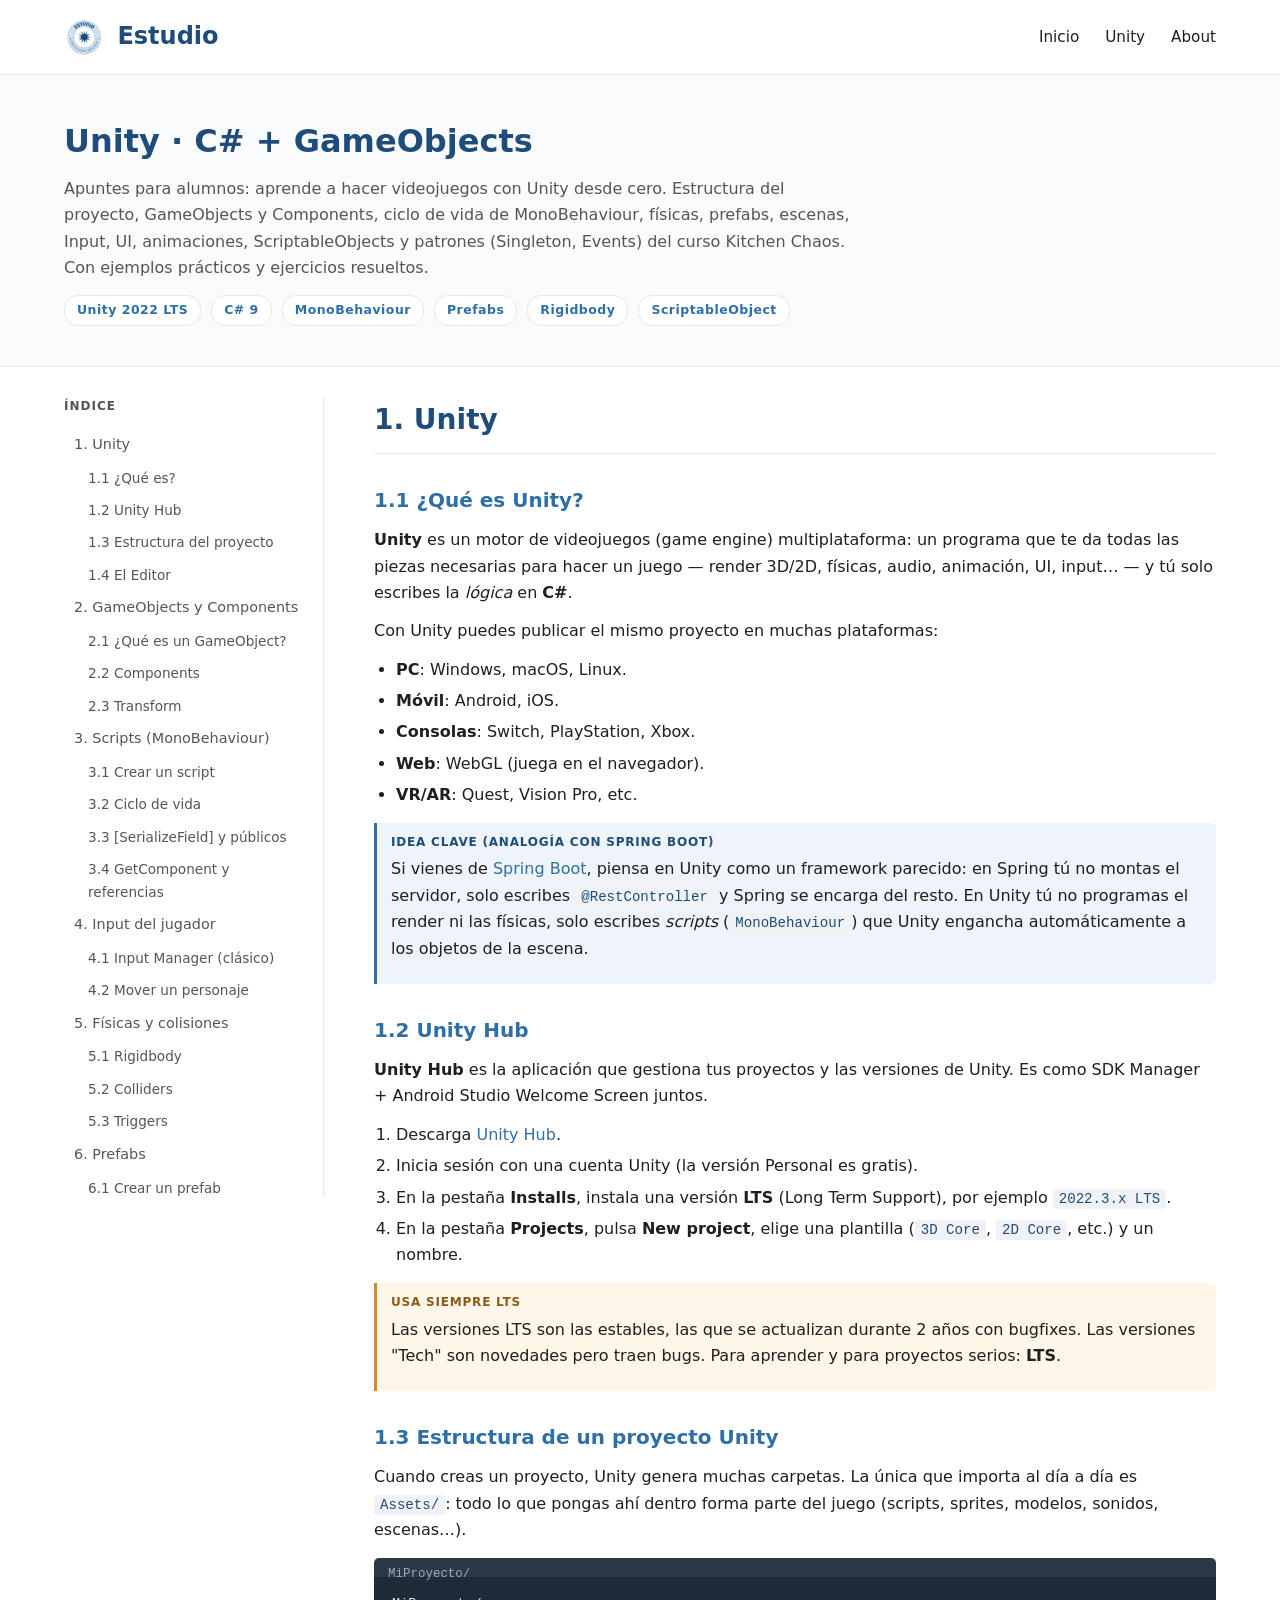
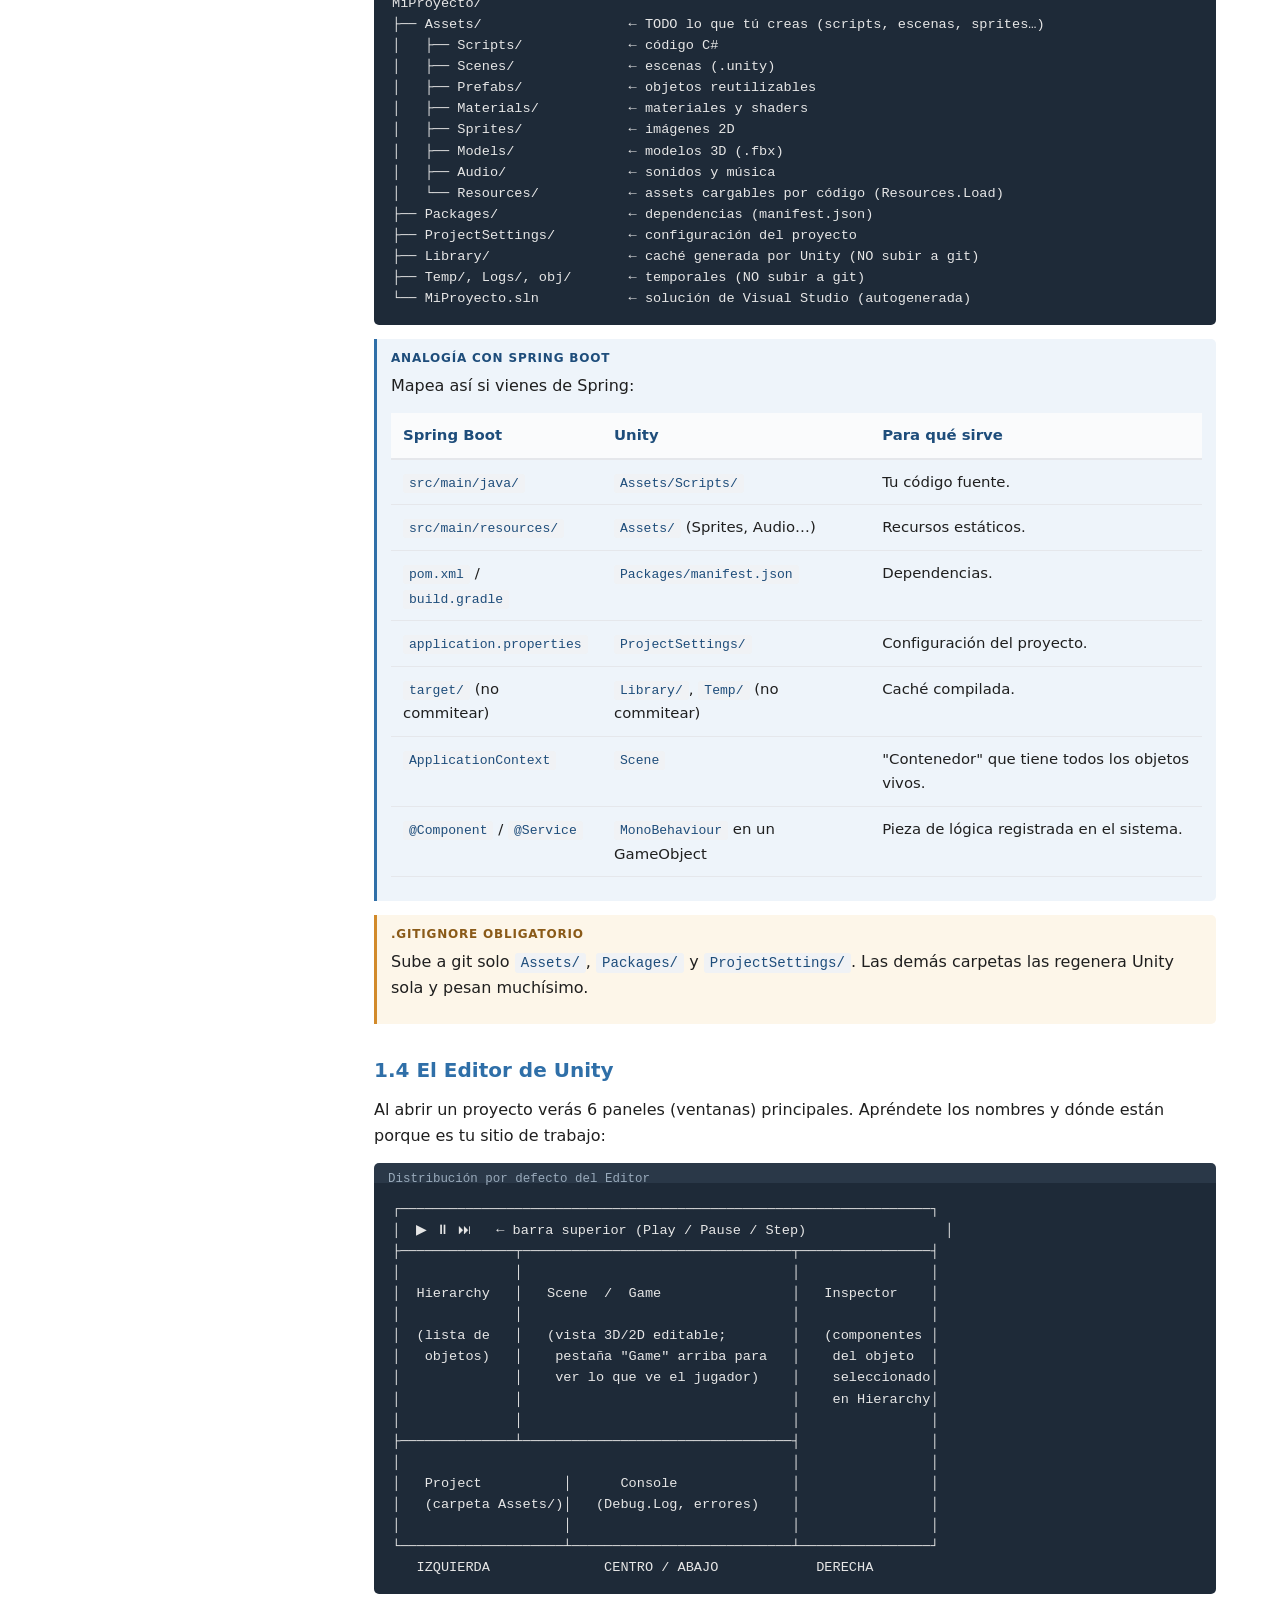
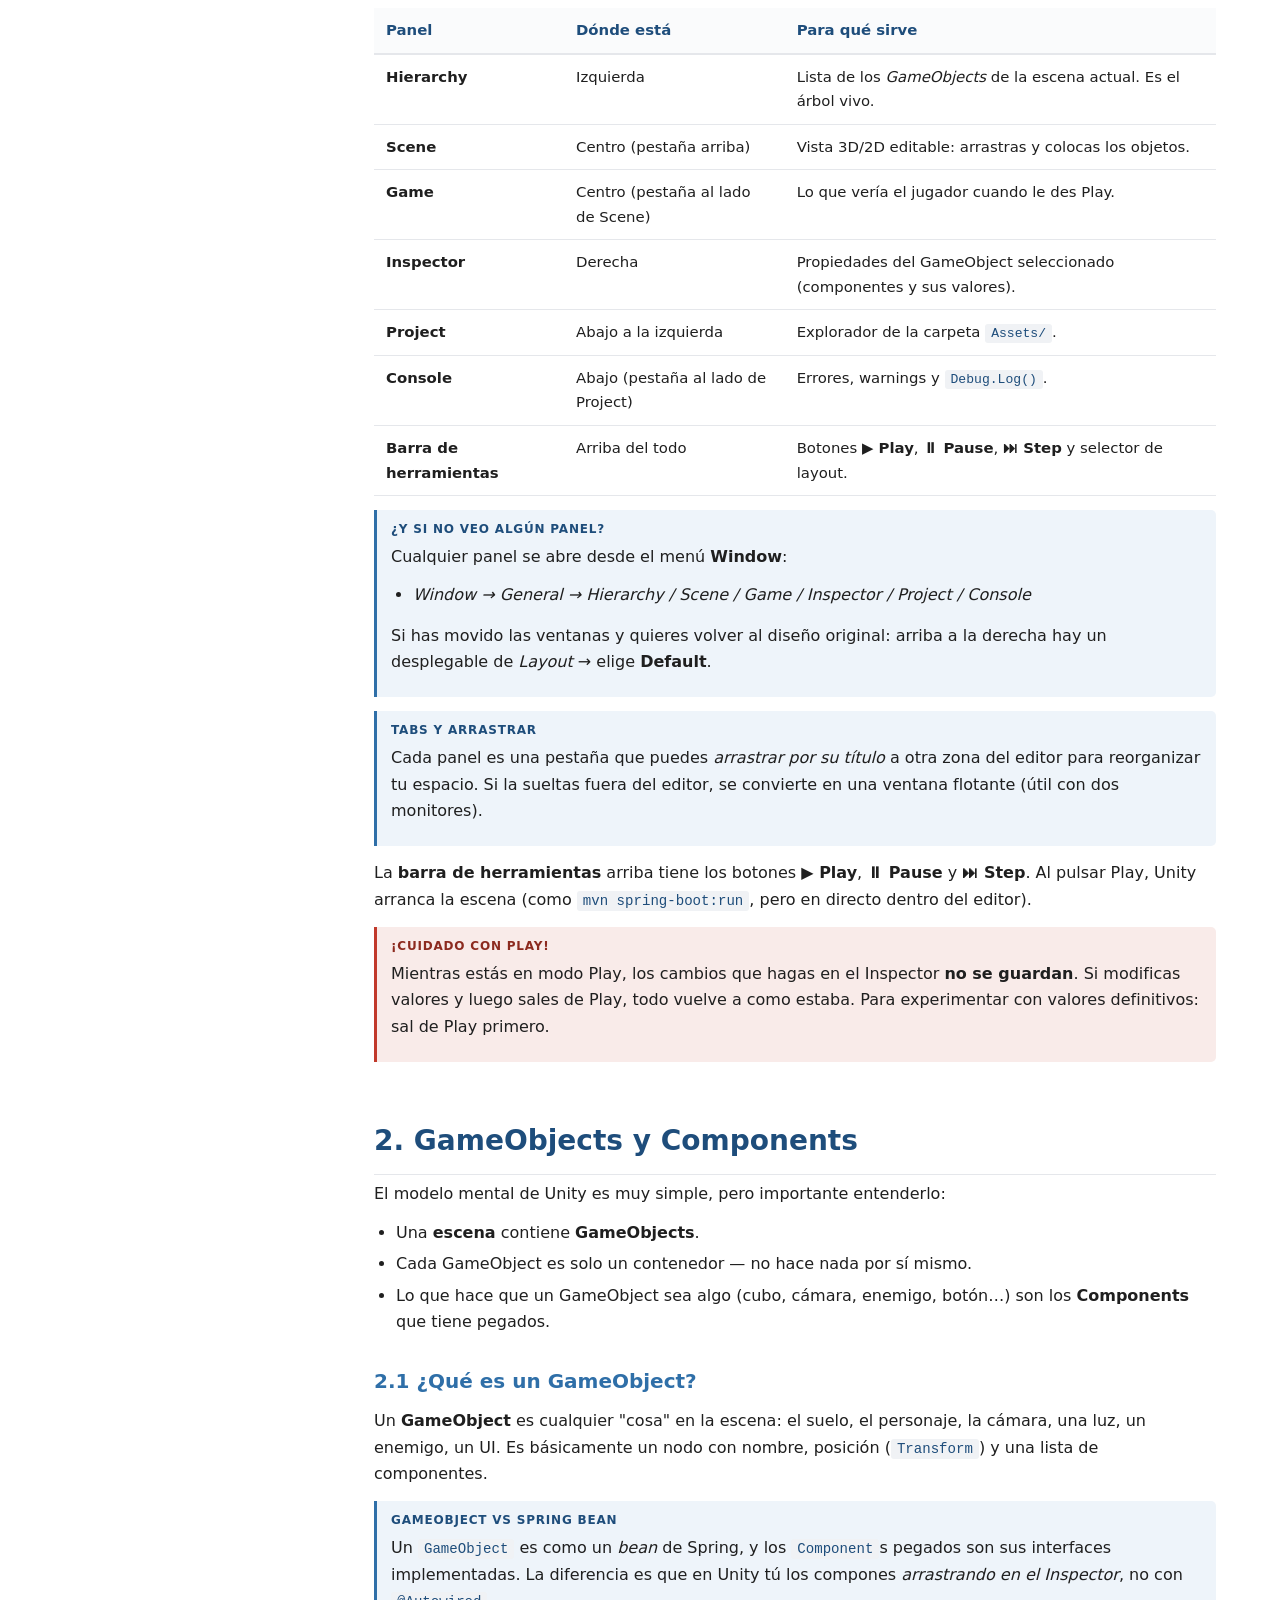
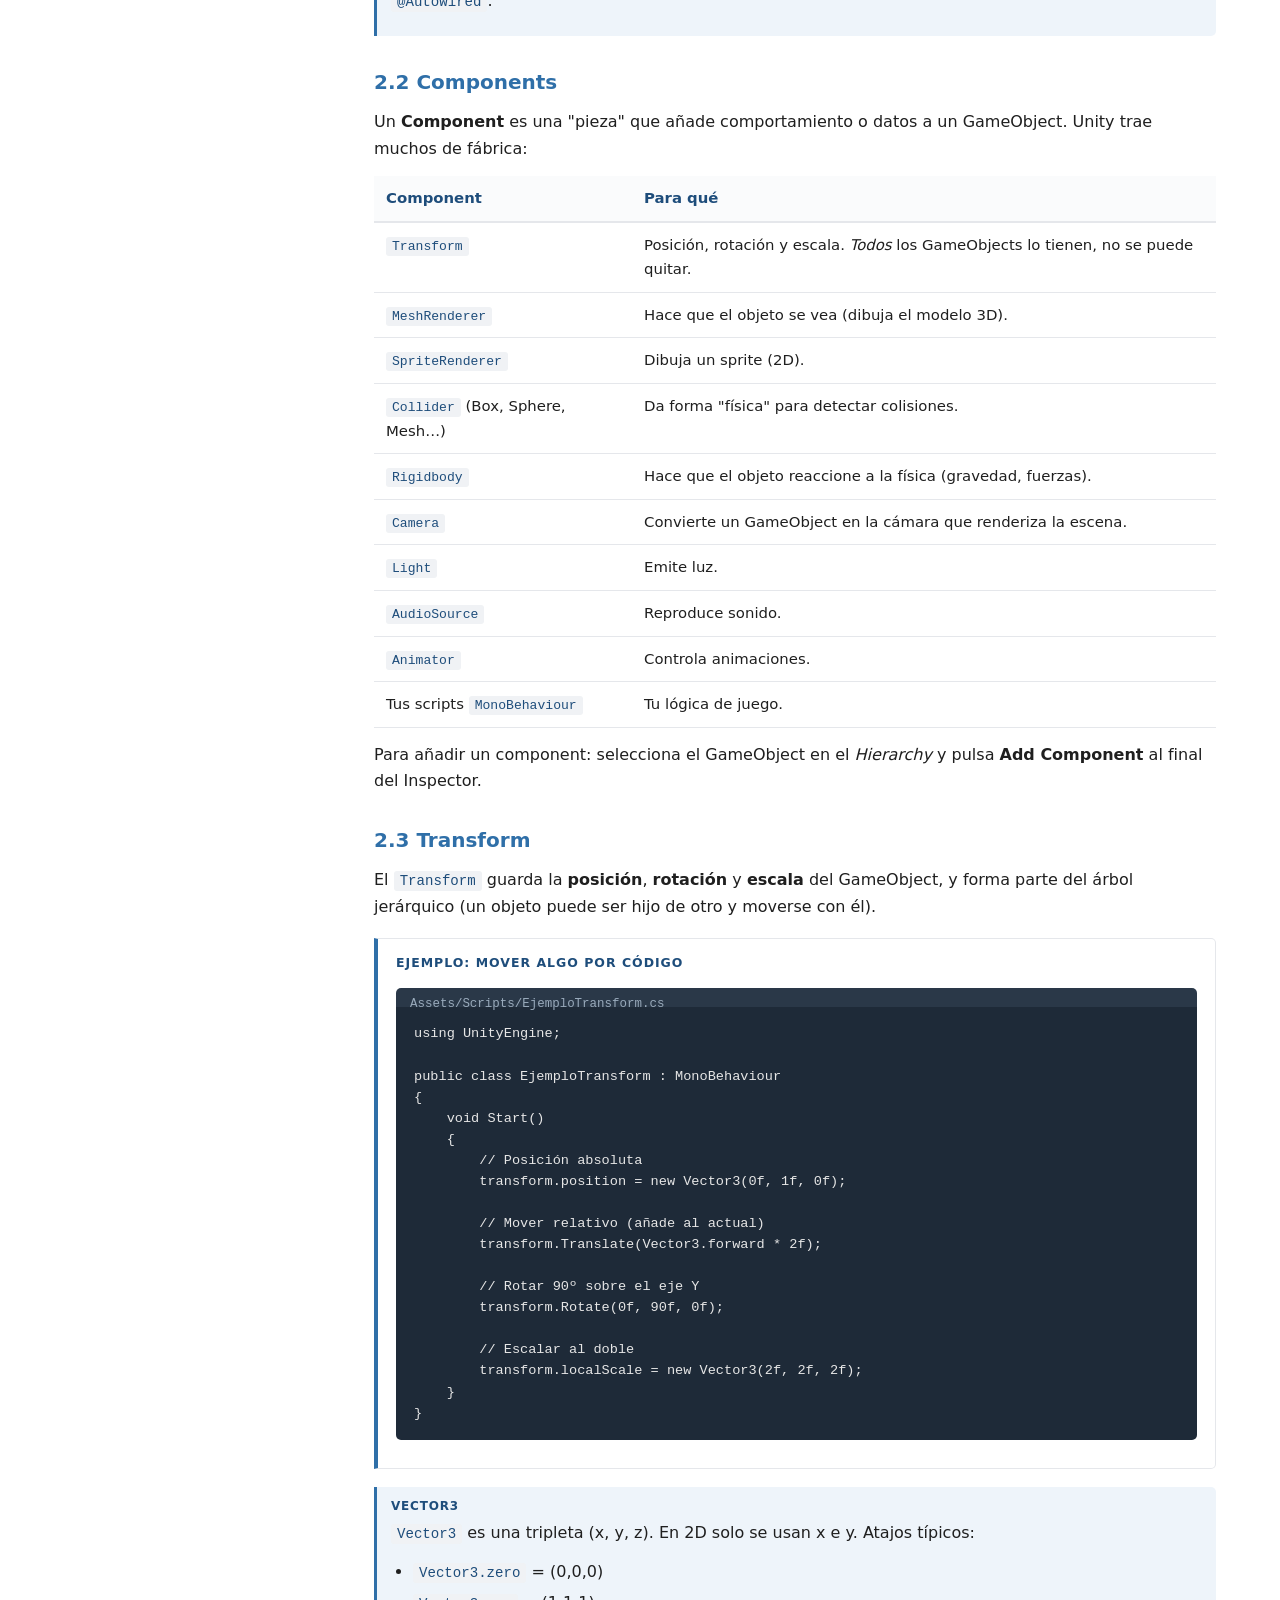
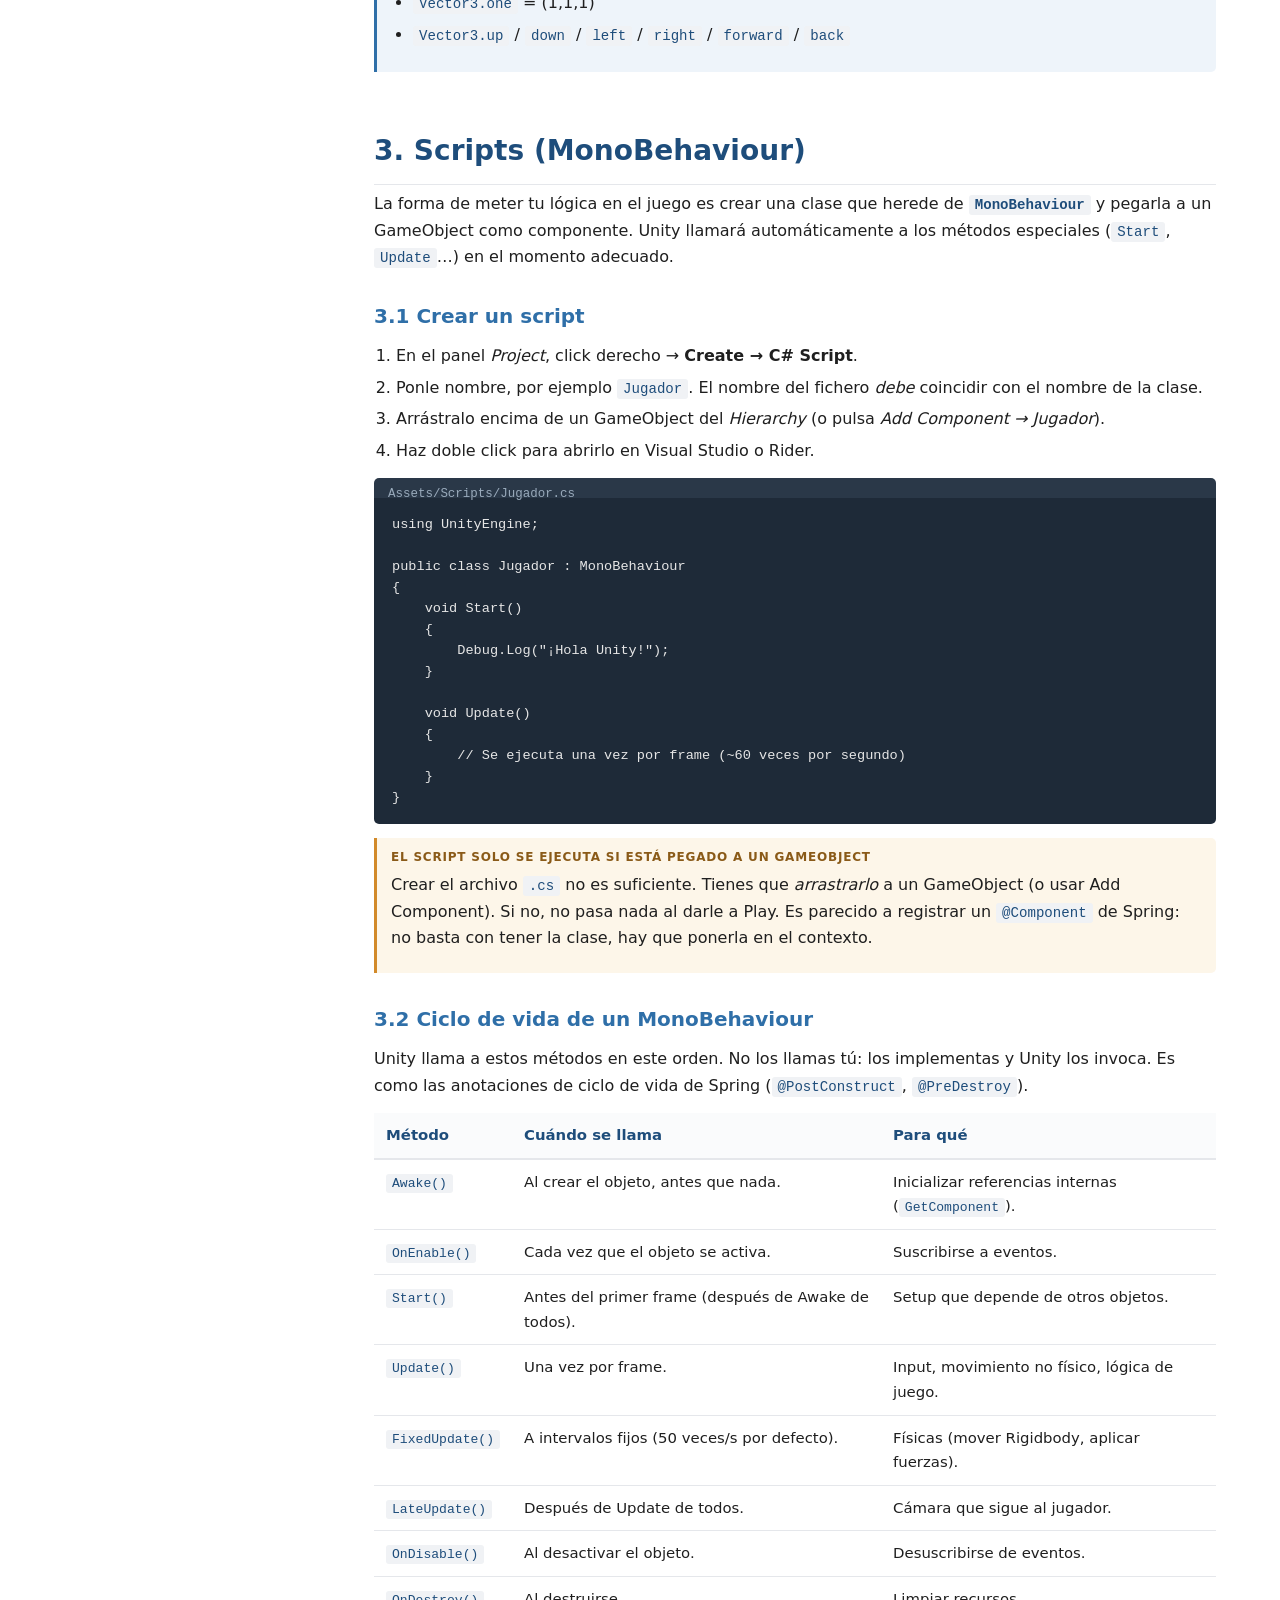
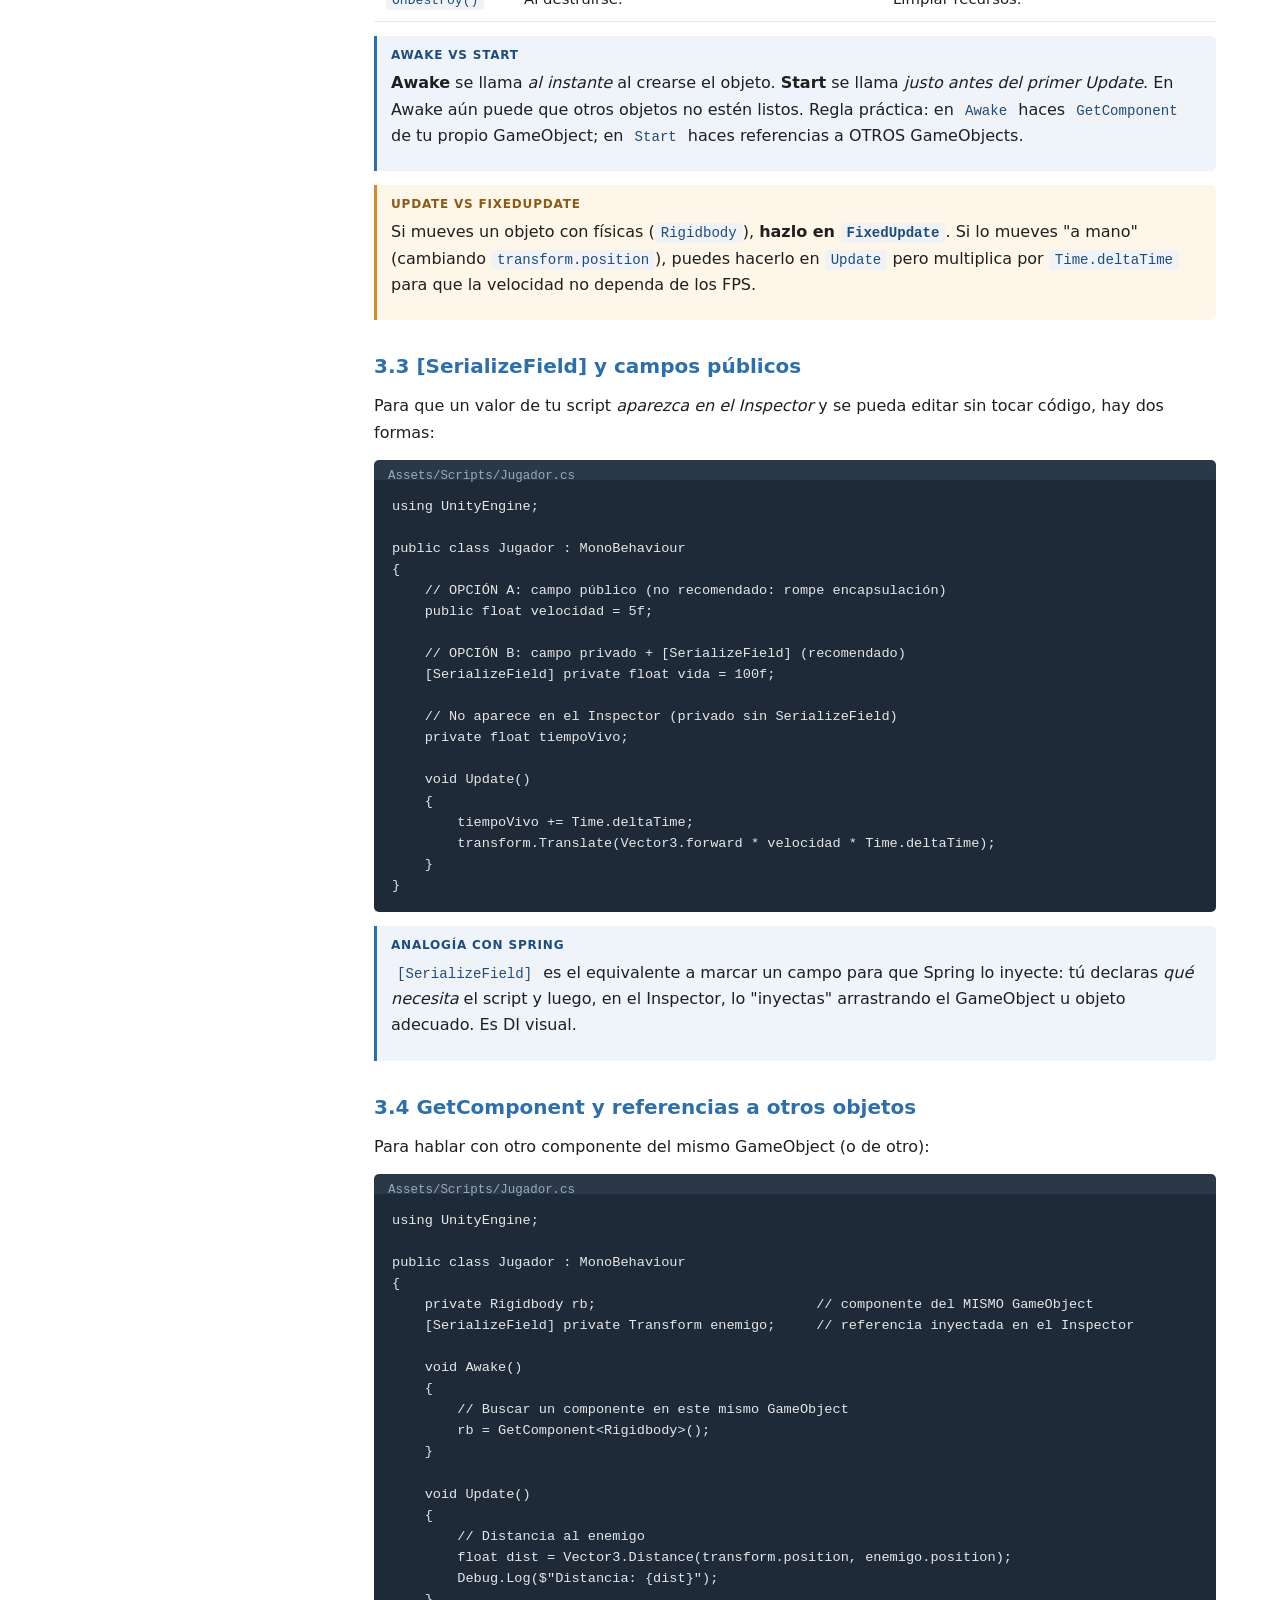
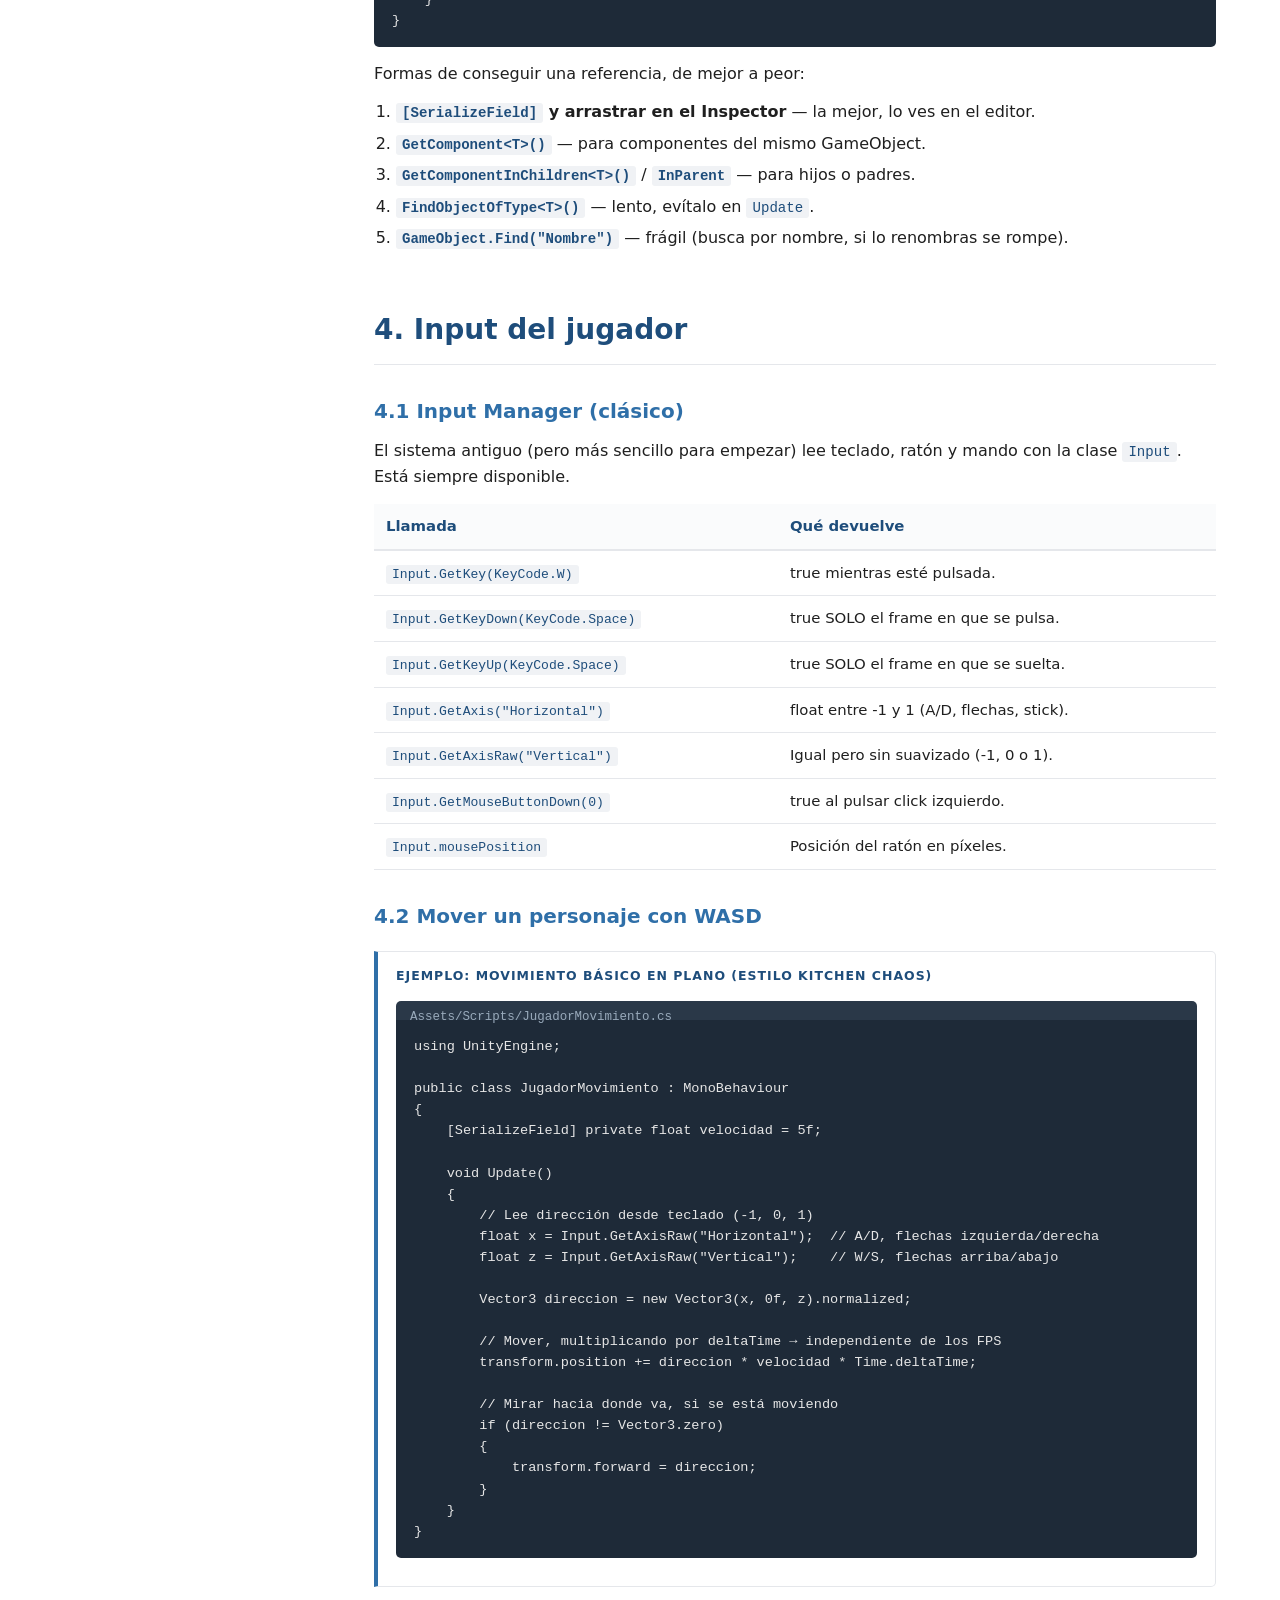
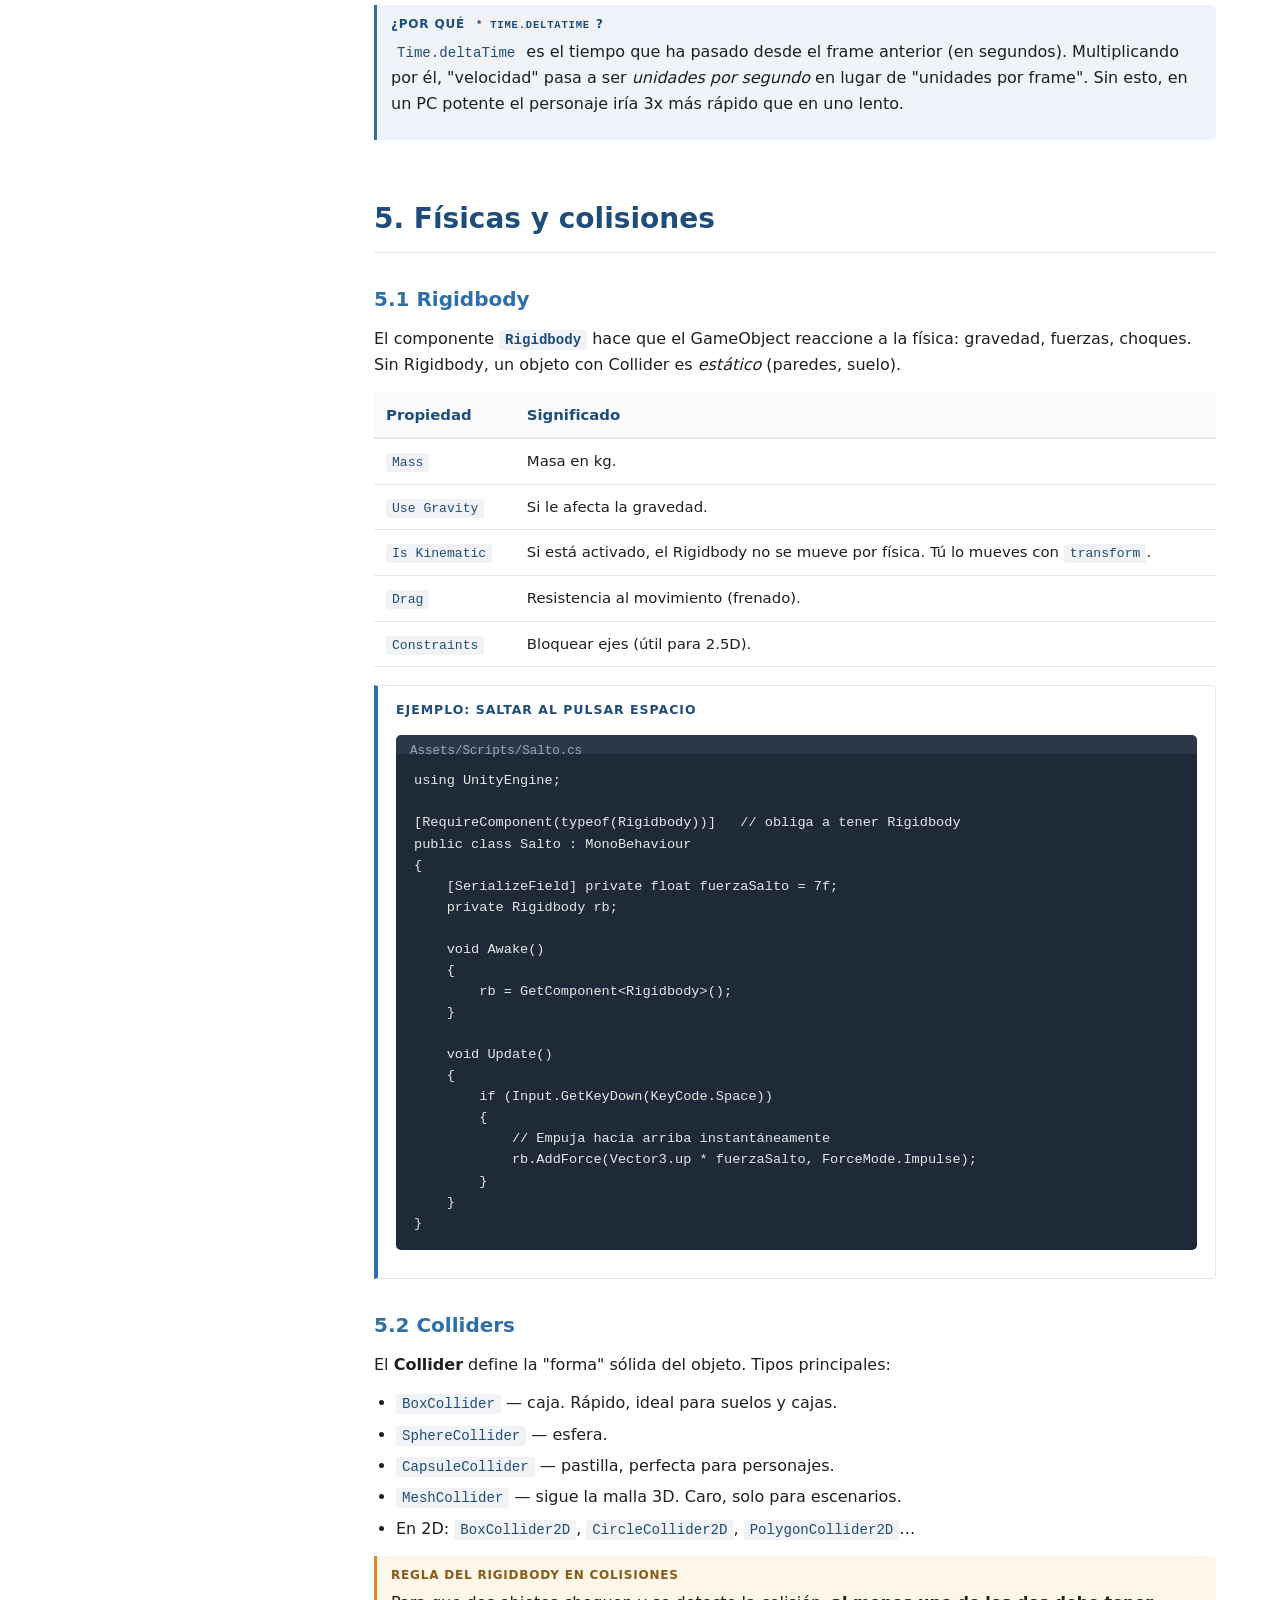
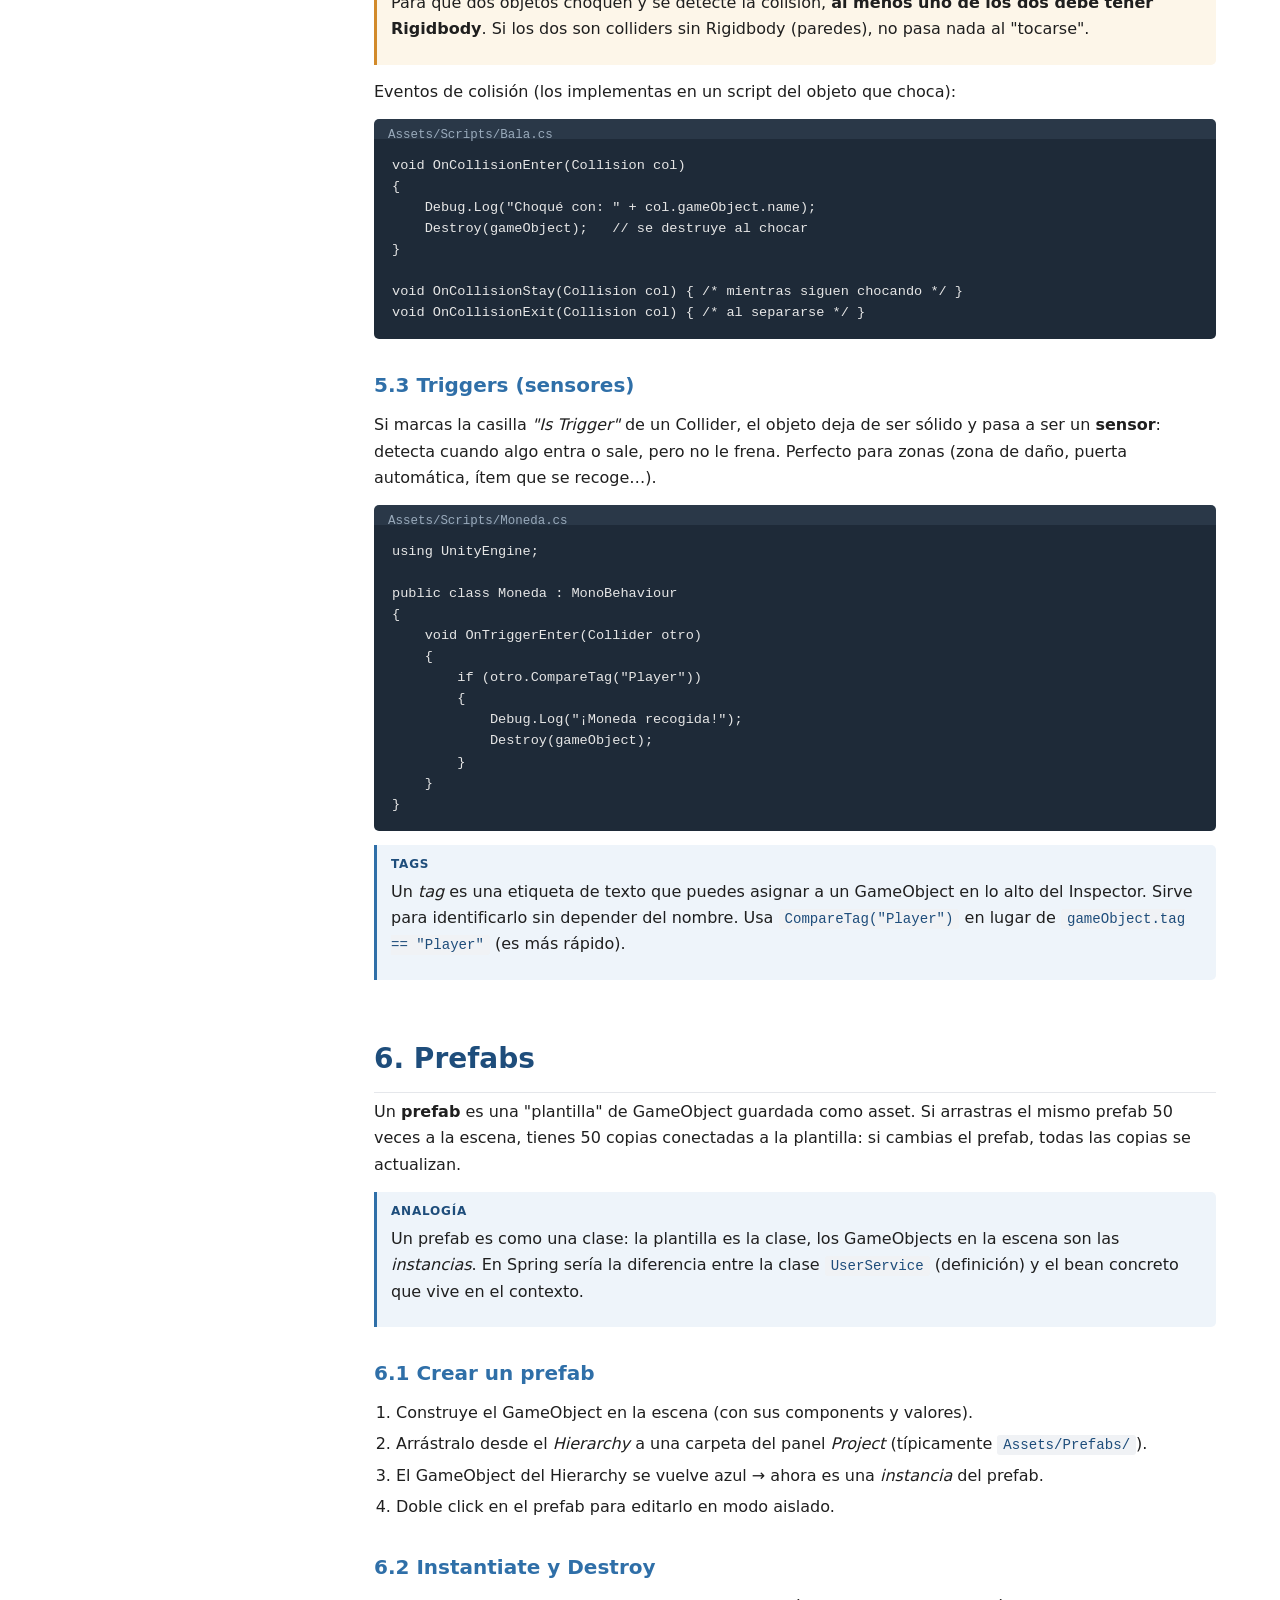
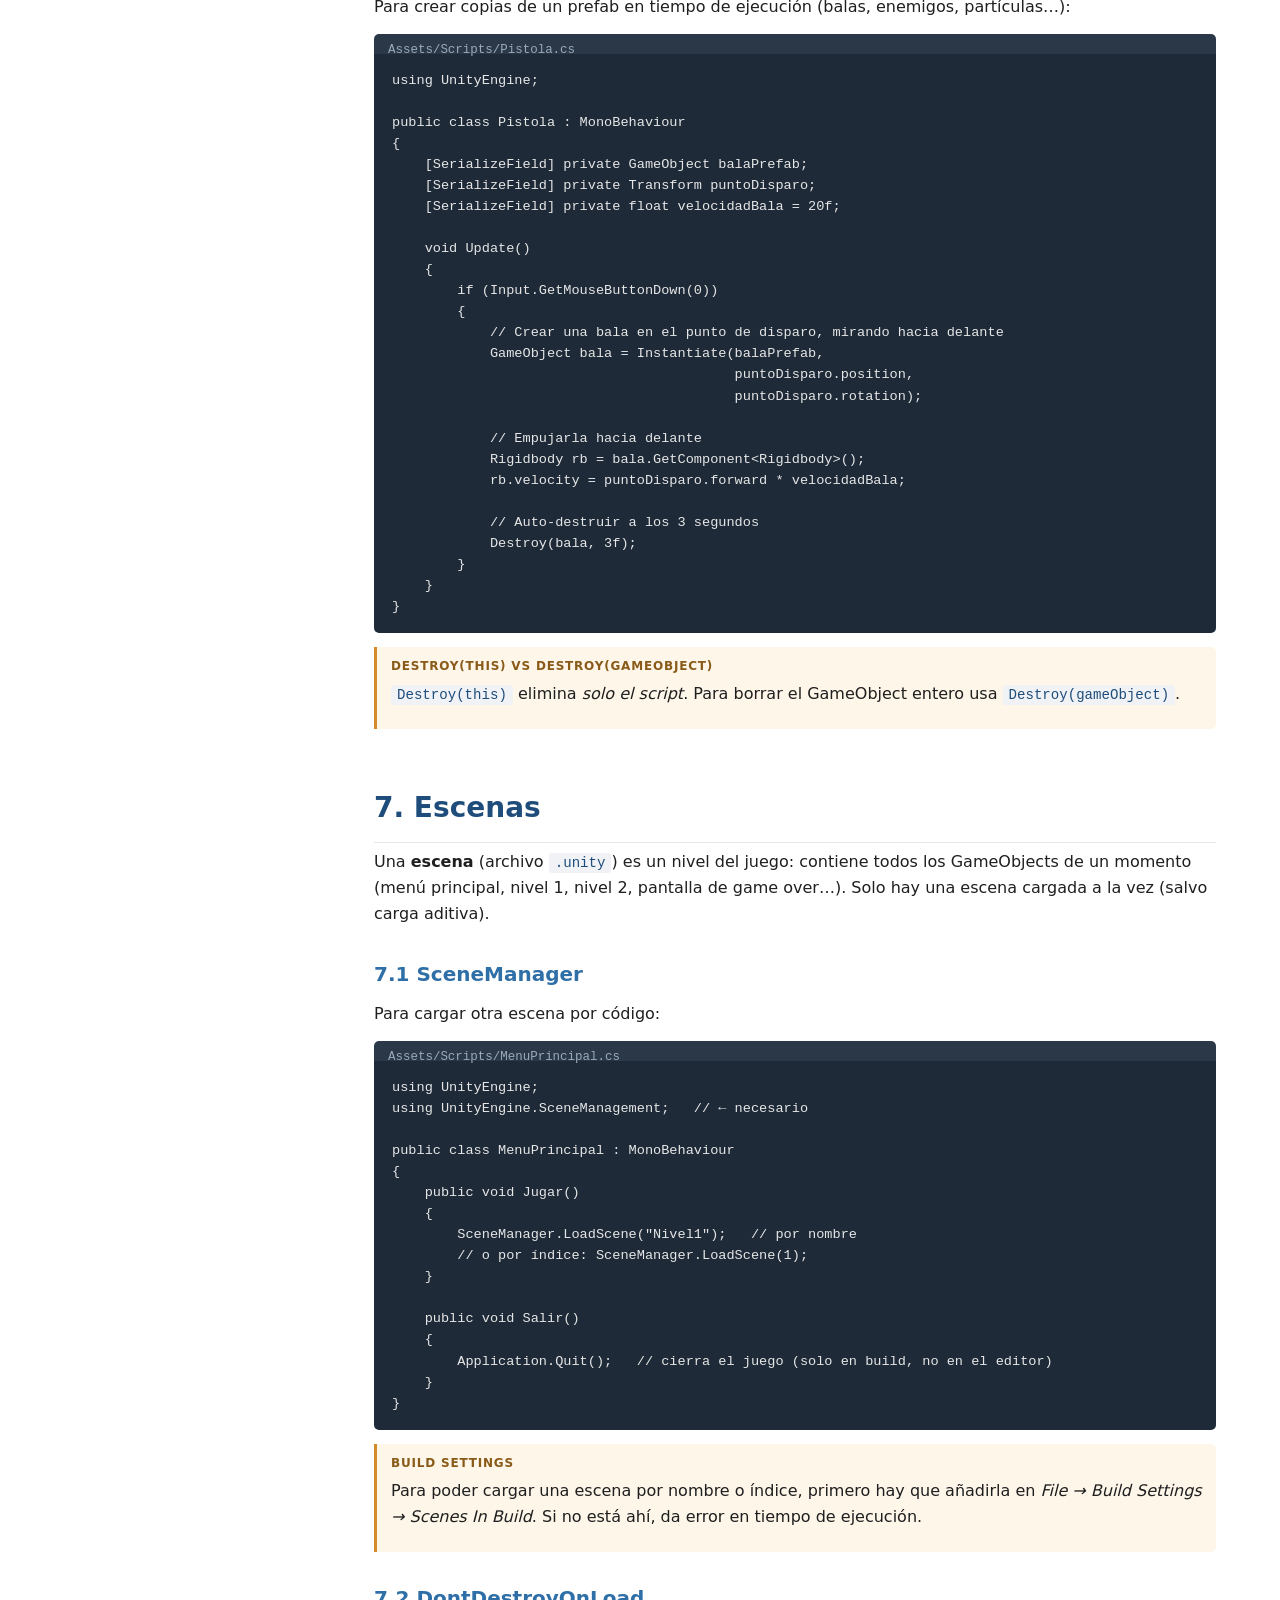
<file: unity.html>
<!DOCTYPE html>
<html lang="es">
<head>
  <meta charset="UTF-8">
  <meta name="viewport" content="width=device-width, initial-scale=1.0">
  <title>Unity · Apuntes · Estudio</title>
  <link rel="icon" href="assets/logo.png" type="image/png">
  <link rel="stylesheet" href="assets/styles.css">
</head>
<body>

  <!-- ================== HEADER ================== -->
  <header class="header">
    <a href="index.html" class="brand" style="text-decoration:none">
      <img src="assets/logo.png" alt="Logo Estudio">
      <h1>Estudio</h1>
    </a>
    <nav>
      <ul>
        <li><a href="index.html">Inicio</a></li>
        <li><a href="unity.html">Unity</a></li>
        <li><a href="index.html#about">About</a></li>
      </ul>
    </nav>
  </header>

  <!-- ================== Página título ================== -->
  <section class="page-title">
    <div class="page-title-inner">
      <h1>Unity · C# + GameObjects</h1>
      <p class="subtitle">Apuntes para alumnos: aprende a hacer videojuegos con Unity desde
        cero. Estructura del proyecto, GameObjects y Components, ciclo de vida de
        MonoBehaviour, físicas, prefabs, escenas, Input, UI, animaciones, ScriptableObjects
        y patrones (Singleton, Events) del curso Kitchen Chaos. Con ejemplos prácticos
        y ejercicios resueltos.</p>
      <div class="chips">
        <span class="chip">Unity 2022 LTS</span>
        <span class="chip">C# 9</span>
        <span class="chip">MonoBehaviour</span>
        <span class="chip">Prefabs</span>
        <span class="chip">Rigidbody</span>
        <span class="chip">ScriptableObject</span>
      </div>
    </div>
  </section>

  <!-- ================== Contenido ================== -->
  <div class="notes-layout">

    <!-- ============== Sidebar / TOC ============== -->
    <aside class="toc">
      <h4>Índice</h4>
      <ul>
        <li><a href="#unity">1. Unity</a></li>
        <li class="sub"><a href="#que-es">1.1 ¿Qué es?</a></li>
        <li class="sub"><a href="#unity-hub">1.2 Unity Hub</a></li>
        <li class="sub"><a href="#estructura">1.3 Estructura del proyecto</a></li>
        <li class="sub"><a href="#editor">1.4 El Editor</a></li>

        <li><a href="#gameobjects">2. GameObjects y Components</a></li>
        <li class="sub"><a href="#gameobject">2.1 ¿Qué es un GameObject?</a></li>
        <li class="sub"><a href="#components">2.2 Components</a></li>
        <li class="sub"><a href="#transform">2.3 Transform</a></li>

        <li><a href="#scripts">3. Scripts (MonoBehaviour)</a></li>
        <li class="sub"><a href="#crear-script">3.1 Crear un script</a></li>
        <li class="sub"><a href="#ciclo-vida">3.2 Ciclo de vida</a></li>
        <li class="sub"><a href="#serialize">3.3 [SerializeField] y públicos</a></li>
        <li class="sub"><a href="#getcomponent">3.4 GetComponent y referencias</a></li>

        <li><a href="#input">4. Input del jugador</a></li>
        <li class="sub"><a href="#input-legacy">4.1 Input Manager (clásico)</a></li>
        <li class="sub"><a href="#mover">4.2 Mover un personaje</a></li>

        <li><a href="#fisicas">5. Físicas y colisiones</a></li>
        <li class="sub"><a href="#rigidbody">5.1 Rigidbody</a></li>
        <li class="sub"><a href="#collider">5.2 Colliders</a></li>
        <li class="sub"><a href="#triggers">5.3 Triggers</a></li>

        <li><a href="#prefabs">6. Prefabs</a></li>
        <li class="sub"><a href="#prefab-crear">6.1 Crear un prefab</a></li>
        <li class="sub"><a href="#instantiate">6.2 Instantiate y Destroy</a></li>

        <li><a href="#escenas">7. Escenas</a></li>
        <li class="sub"><a href="#scenemanager">7.1 SceneManager</a></li>
        <li class="sub"><a href="#dontdestroy">7.2 DontDestroyOnLoad</a></li>

        <li><a href="#ui">8. UI (Canvas)</a></li>
        <li class="sub"><a href="#canvas">8.1 Canvas y EventSystem</a></li>
        <li class="sub"><a href="#botones">8.2 Botones, textos, listeners</a></li>

        <li><a href="#animaciones">9. Animaciones y Audio</a></li>
        <li class="sub"><a href="#animator">9.1 Animator</a></li>
        <li class="sub"><a href="#audiosource">9.2 AudioSource</a></li>

        <li><a href="#patrones">10. Patrones (Kitchen Chaos)</a></li>
        <li class="sub"><a href="#singleton">10.1 Singleton</a></li>
        <li class="sub"><a href="#eventos">10.2 Events / Action</a></li>
        <li class="sub"><a href="#scriptable">10.3 ScriptableObject</a></li>

        <li><a href="#ejercicios">11. Ejercicios</a></li>
        <li><a href="#cheatsheet">12. Cheatsheet</a></li>
      </ul>
    </aside>

    <!-- ============== Contenido principal ============== -->
    <main class="content">

      <!-- ================================================== -->
      <!-- ============ 1. UNITY ============ -->
      <!-- ================================================== -->
      <section id="unity">
        <h2>1. Unity</h2>

        <h3 id="que-es">1.1 ¿Qué es Unity?</h3>
        <p><strong>Unity</strong> es un motor de videojuegos (game engine) multiplataforma:
          un programa que te da todas las piezas necesarias para hacer un juego — render
          3D/2D, físicas, audio, animación, UI, input… — y tú solo escribes la
          <em>lógica</em> en <strong>C#</strong>.</p>

        <p>Con Unity puedes publicar el mismo proyecto en muchas plataformas:</p>
        <ul>
          <li><strong>PC</strong>: Windows, macOS, Linux.</li>
          <li><strong>Móvil</strong>: Android, iOS.</li>
          <li><strong>Consolas</strong>: Switch, PlayStation, Xbox.</li>
          <li><strong>Web</strong>: WebGL (juega en el navegador).</li>
          <li><strong>VR/AR</strong>: Quest, Vision Pro, etc.</li>
        </ul>

        <div class="note">
          <div class="note-title">Idea clave (analogía con Spring Boot)</div>
          <p>Si vienes de <a href="springboot.html">Spring Boot</a>, piensa en Unity como
            un framework parecido: en Spring tú no montas el servidor, solo escribes
            <code>@RestController</code> y Spring se encarga del resto. En Unity tú no
            programas el render ni las físicas, solo escribes <em>scripts</em>
            (<code>MonoBehaviour</code>) que Unity engancha automáticamente a los
            objetos de la escena.</p>
        </div>

        <h3 id="unity-hub">1.2 Unity Hub</h3>
        <p><strong>Unity Hub</strong> es la aplicación que gestiona tus proyectos y las
          versiones de Unity. Es como SDK Manager + Android Studio Welcome Screen juntos.</p>

        <ol>
          <li>Descarga <a href="https://unity.com/download" target="_blank">Unity Hub</a>.</li>
          <li>Inicia sesión con una cuenta Unity (la versión Personal es gratis).</li>
          <li>En la pestaña <strong>Installs</strong>, instala una versión <strong>LTS</strong>
            (Long Term Support), por ejemplo <code>2022.3.x LTS</code>.</li>
          <li>En la pestaña <strong>Projects</strong>, pulsa <strong>New project</strong>,
            elige una plantilla (<code>3D Core</code>, <code>2D Core</code>, etc.) y un
            nombre.</li>
        </ol>

        <div class="note warning">
          <div class="note-title">Usa siempre LTS</div>
          <p>Las versiones LTS son las estables, las que se actualizan durante 2 años con
            bugfixes. Las versiones "Tech" son novedades pero traen bugs. Para aprender y
            para proyectos serios: <strong>LTS</strong>.</p>
        </div>

        <h3 id="estructura">1.3 Estructura de un proyecto Unity</h3>
        <p>Cuando creas un proyecto, Unity genera muchas carpetas. La única que importa
          al día a día es <code>Assets/</code>: todo lo que pongas ahí dentro forma parte
          del juego (scripts, sprites, modelos, sonidos, escenas…).</p>

        <div class="code-header">MiProyecto/</div>
<pre><code>MiProyecto/
├── Assets/                  ← TODO lo que tú creas (scripts, escenas, sprites…)
│   ├── Scripts/             ← código C#
│   ├── Scenes/              ← escenas (.unity)
│   ├── Prefabs/             ← objetos reutilizables
│   ├── Materials/           ← materiales y shaders
│   ├── Sprites/             ← imágenes 2D
│   ├── Models/              ← modelos 3D (.fbx)
│   ├── Audio/               ← sonidos y música
│   └── Resources/           ← assets cargables por código (Resources.Load)
├── Packages/                ← dependencias (manifest.json)
├── ProjectSettings/         ← configuración del proyecto
├── Library/                 ← caché generada por Unity (NO subir a git)
├── Temp/, Logs/, obj/       ← temporales (NO subir a git)
└── MiProyecto.sln           ← solución de Visual Studio (autogenerada)</code></pre>

        <div class="note">
          <div class="note-title">Analogía con Spring Boot</div>
          <p>Mapea así si vienes de Spring:</p>
          <table>
            <thead><tr><th>Spring Boot</th><th>Unity</th><th>Para qué sirve</th></tr></thead>
            <tbody>
              <tr><td><code>src/main/java/</code></td><td><code>Assets/Scripts/</code></td><td>Tu código fuente.</td></tr>
              <tr><td><code>src/main/resources/</code></td><td><code>Assets/</code> (Sprites, Audio…)</td><td>Recursos estáticos.</td></tr>
              <tr><td><code>pom.xml</code> / <code>build.gradle</code></td><td><code>Packages/manifest.json</code></td><td>Dependencias.</td></tr>
              <tr><td><code>application.properties</code></td><td><code>ProjectSettings/</code></td><td>Configuración del proyecto.</td></tr>
              <tr><td><code>target/</code> (no commitear)</td><td><code>Library/</code>, <code>Temp/</code> (no commitear)</td><td>Caché compilada.</td></tr>
              <tr><td><code>ApplicationContext</code></td><td><code>Scene</code></td><td>"Contenedor" que tiene todos los objetos vivos.</td></tr>
              <tr><td><code>@Component</code> / <code>@Service</code></td><td><code>MonoBehaviour</code> en un GameObject</td><td>Pieza de lógica registrada en el sistema.</td></tr>
            </tbody>
          </table>
        </div>

        <div class="note warning">
          <div class="note-title">.gitignore obligatorio</div>
          <p>Sube a git solo <code>Assets/</code>, <code>Packages/</code> y
            <code>ProjectSettings/</code>. Las demás carpetas las regenera Unity sola y
            pesan muchísimo.</p>
        </div>

        <h3 id="editor">1.4 El Editor de Unity</h3>
        <p>Al abrir un proyecto verás 6 paneles (ventanas) principales. Apréndete los
          nombres y dónde están porque es tu sitio de trabajo:</p>

        <div class="code-header">Distribución por defecto del Editor</div>
<pre><code>┌─────────────────────────────────────────────────────────────────┐
│  ▶ ⏸ ⏭   ← barra superior (Play / Pause / Step)                 │
├──────────────┬─────────────────────────────────┬────────────────┤
│              │                                 │                │
│  Hierarchy   │   Scene  /  Game                │   Inspector    │
│              │                                 │                │
│  (lista de   │   (vista 3D/2D editable;        │   (componentes │
│   objetos)   │    pestaña "Game" arriba para   │    del objeto  │
│              │    ver lo que ve el jugador)    │    seleccionado│
│              │                                 │    en Hierarchy│
│              │                                 │                │
├──────────────┴─────────────────────────────────┤                │
│                                                │                │
│   Project          │      Console              │                │
│   (carpeta Assets/)│   (Debug.Log, errores)    │                │
│                    │                           │                │
└────────────────────┴───────────────────────────┴────────────────┘
   IZQUIERDA              CENTRO / ABAJO            DERECHA</code></pre>

        <table>
          <thead><tr><th>Panel</th><th>Dónde está</th><th>Para qué sirve</th></tr></thead>
          <tbody>
            <tr><td><strong>Hierarchy</strong></td><td>Izquierda</td><td>Lista de los <em>GameObjects</em> de la escena actual. Es el árbol vivo.</td></tr>
            <tr><td><strong>Scene</strong></td><td>Centro (pestaña arriba)</td><td>Vista 3D/2D editable: arrastras y colocas los objetos.</td></tr>
            <tr><td><strong>Game</strong></td><td>Centro (pestaña al lado de Scene)</td><td>Lo que vería el jugador cuando le des Play.</td></tr>
            <tr><td><strong>Inspector</strong></td><td>Derecha</td><td>Propiedades del GameObject seleccionado (componentes y sus valores).</td></tr>
            <tr><td><strong>Project</strong></td><td>Abajo a la izquierda</td><td>Explorador de la carpeta <code>Assets/</code>.</td></tr>
            <tr><td><strong>Console</strong></td><td>Abajo (pestaña al lado de Project)</td><td>Errores, warnings y <code>Debug.Log()</code>.</td></tr>
            <tr><td><strong>Barra de herramientas</strong></td><td>Arriba del todo</td><td>Botones <strong>▶ Play</strong>, <strong>⏸ Pause</strong>, <strong>⏭ Step</strong> y selector de layout.</td></tr>
          </tbody>
        </table>

        <div class="note">
          <div class="note-title">¿Y si no veo algún panel?</div>
          <p>Cualquier panel se abre desde el menú <strong>Window</strong>:</p>
          <ul>
            <li><em>Window → General → Hierarchy / Scene / Game / Inspector / Project / Console</em></li>
          </ul>
          <p>Si has movido las ventanas y quieres volver al diseño original: arriba a la
            derecha hay un desplegable de <em>Layout</em> → elige <strong>Default</strong>.</p>
        </div>

        <div class="note">
          <div class="note-title">Tabs y arrastrar</div>
          <p>Cada panel es una pestaña que puedes <em>arrastrar por su título</em> a otra
            zona del editor para reorganizar tu espacio. Si la sueltas fuera del editor,
            se convierte en una ventana flotante (útil con dos monitores).</p>
        </div>

        <p>La <strong>barra de herramientas</strong> arriba tiene los botones
          <strong>▶ Play</strong>, <strong>⏸ Pause</strong> y <strong>⏭ Step</strong>.
          Al pulsar Play, Unity arranca la escena (como <code>mvn spring-boot:run</code>,
          pero en directo dentro del editor).</p>

        <div class="note danger">
          <div class="note-title">¡Cuidado con Play!</div>
          <p>Mientras estás en modo Play, los cambios que hagas en el Inspector
            <strong>no se guardan</strong>. Si modificas valores y luego sales de Play,
            todo vuelve a como estaba. Para experimentar con valores definitivos: sal de
            Play primero.</p>
        </div>
      </section>

      <!-- ================================================== -->
      <!-- ============ 2. GAMEOBJECTS Y COMPONENTS ============ -->
      <!-- ================================================== -->
      <section id="gameobjects">
        <h2>2. GameObjects y Components</h2>

        <p>El modelo mental de Unity es muy simple, pero importante entenderlo:</p>
        <ul>
          <li>Una <strong>escena</strong> contiene <strong>GameObjects</strong>.</li>
          <li>Cada GameObject es solo un contenedor — no hace nada por sí mismo.</li>
          <li>Lo que hace que un GameObject sea algo (cubo, cámara, enemigo, botón…) son
            los <strong>Components</strong> que tiene pegados.</li>
        </ul>

        <h3 id="gameobject">2.1 ¿Qué es un GameObject?</h3>
        <p>Un <strong>GameObject</strong> es cualquier "cosa" en la escena: el suelo, el
          personaje, la cámara, una luz, un enemigo, un UI. Es básicamente un nodo con
          nombre, posición (<code>Transform</code>) y una lista de componentes.</p>

        <div class="note">
          <div class="note-title">GameObject vs Spring Bean</div>
          <p>Un <code>GameObject</code> es como un <em>bean</em> de Spring, y los
            <code>Component</code>s pegados son sus interfaces implementadas. La diferencia
            es que en Unity tú los compones <em>arrastrando en el Inspector</em>, no con
            <code>@Autowired</code>.</p>
        </div>

        <h3 id="components">2.2 Components</h3>
        <p>Un <strong>Component</strong> es una "pieza" que añade comportamiento o datos
          a un GameObject. Unity trae muchos de fábrica:</p>

        <table>
          <thead><tr><th>Component</th><th>Para qué</th></tr></thead>
          <tbody>
            <tr><td><code>Transform</code></td><td>Posición, rotación y escala. <em>Todos</em> los GameObjects lo tienen, no se puede quitar.</td></tr>
            <tr><td><code>MeshRenderer</code></td><td>Hace que el objeto se vea (dibuja el modelo 3D).</td></tr>
            <tr><td><code>SpriteRenderer</code></td><td>Dibuja un sprite (2D).</td></tr>
            <tr><td><code>Collider</code> (Box, Sphere, Mesh…)</td><td>Da forma "física" para detectar colisiones.</td></tr>
            <tr><td><code>Rigidbody</code></td><td>Hace que el objeto reaccione a la física (gravedad, fuerzas).</td></tr>
            <tr><td><code>Camera</code></td><td>Convierte un GameObject en la cámara que renderiza la escena.</td></tr>
            <tr><td><code>Light</code></td><td>Emite luz.</td></tr>
            <tr><td><code>AudioSource</code></td><td>Reproduce sonido.</td></tr>
            <tr><td><code>Animator</code></td><td>Controla animaciones.</td></tr>
            <tr><td>Tus scripts <code>MonoBehaviour</code></td><td>Tu lógica de juego.</td></tr>
          </tbody>
        </table>

        <p>Para añadir un component: selecciona el GameObject en el <em>Hierarchy</em> y
          pulsa <strong>Add Component</strong> al final del Inspector.</p>

        <h3 id="transform">2.3 Transform</h3>
        <p>El <code>Transform</code> guarda la <strong>posición</strong>, <strong>rotación</strong>
          y <strong>escala</strong> del GameObject, y forma parte del árbol jerárquico
          (un objeto puede ser hijo de otro y moverse con él).</p>

        <div class="example">
          <h4>Ejemplo: mover algo por código</h4>

          <div class="code-header">Assets/Scripts/EjemploTransform.cs</div>
<pre><code>using UnityEngine;

public class EjemploTransform : MonoBehaviour
{
    void Start()
    {
        // Posición absoluta
        transform.position = new Vector3(0f, 1f, 0f);

        // Mover relativo (añade al actual)
        transform.Translate(Vector3.forward * 2f);

        // Rotar 90º sobre el eje Y
        transform.Rotate(0f, 90f, 0f);

        // Escalar al doble
        transform.localScale = new Vector3(2f, 2f, 2f);
    }
}</code></pre>
        </div>

        <div class="note">
          <div class="note-title">Vector3</div>
          <p><code>Vector3</code> es una tripleta (x, y, z). En 2D solo se usan x e y.
            Atajos típicos:</p>
          <ul>
            <li><code>Vector3.zero</code> = (0,0,0)</li>
            <li><code>Vector3.one</code> = (1,1,1)</li>
            <li><code>Vector3.up</code> / <code>down</code> / <code>left</code> / <code>right</code> / <code>forward</code> / <code>back</code></li>
          </ul>
        </div>
      </section>

      <!-- ================================================== -->
      <!-- ============ 3. SCRIPTS (MONOBEHAVIOUR) ============ -->
      <!-- ================================================== -->
      <section id="scripts">
        <h2>3. Scripts (MonoBehaviour)</h2>

        <p>La forma de meter tu lógica en el juego es crear una clase que herede de
          <strong><code>MonoBehaviour</code></strong> y pegarla a un GameObject como
          componente. Unity llamará automáticamente a los métodos especiales
          (<code>Start</code>, <code>Update</code>…) en el momento adecuado.</p>

        <h3 id="crear-script">3.1 Crear un script</h3>
        <ol>
          <li>En el panel <em>Project</em>, click derecho → <strong>Create → C# Script</strong>.</li>
          <li>Ponle nombre, por ejemplo <code>Jugador</code>. El nombre del fichero
            <em>debe</em> coincidir con el nombre de la clase.</li>
          <li>Arrástralo encima de un GameObject del <em>Hierarchy</em> (o pulsa
            <em>Add Component → Jugador</em>).</li>
          <li>Haz doble click para abrirlo en Visual Studio o Rider.</li>
        </ol>

        <div class="code-header">Assets/Scripts/Jugador.cs</div>
<pre><code>using UnityEngine;

public class Jugador : MonoBehaviour
{
    void Start()
    {
        Debug.Log("¡Hola Unity!");
    }

    void Update()
    {
        // Se ejecuta una vez por frame (~60 veces por segundo)
    }
}</code></pre>

        <div class="note warning">
          <div class="note-title">El script SOLO se ejecuta si está pegado a un GameObject</div>
          <p>Crear el archivo <code>.cs</code> no es suficiente. Tienes que <em>arrastrarlo</em>
            a un GameObject (o usar Add Component). Si no, no pasa nada al darle a Play.
            Es parecido a registrar un <code>@Component</code> de Spring: no basta con
            tener la clase, hay que ponerla en el contexto.</p>
        </div>

        <h3 id="ciclo-vida">3.2 Ciclo de vida de un MonoBehaviour</h3>
        <p>Unity llama a estos métodos en este orden. No los llamas tú: los implementas
          y Unity los invoca. Es como las anotaciones de ciclo de vida de Spring
          (<code>@PostConstruct</code>, <code>@PreDestroy</code>).</p>

        <table>
          <thead><tr><th>Método</th><th>Cuándo se llama</th><th>Para qué</th></tr></thead>
          <tbody>
            <tr><td><code>Awake()</code></td><td>Al crear el objeto, antes que nada.</td><td>Inicializar referencias internas (<code>GetComponent</code>).</td></tr>
            <tr><td><code>OnEnable()</code></td><td>Cada vez que el objeto se activa.</td><td>Suscribirse a eventos.</td></tr>
            <tr><td><code>Start()</code></td><td>Antes del primer frame (después de Awake de todos).</td><td>Setup que depende de otros objetos.</td></tr>
            <tr><td><code>Update()</code></td><td>Una vez por frame.</td><td>Input, movimiento no físico, lógica de juego.</td></tr>
            <tr><td><code>FixedUpdate()</code></td><td>A intervalos fijos (50 veces/s por defecto).</td><td>Físicas (mover Rigidbody, aplicar fuerzas).</td></tr>
            <tr><td><code>LateUpdate()</code></td><td>Después de Update de todos.</td><td>Cámara que sigue al jugador.</td></tr>
            <tr><td><code>OnDisable()</code></td><td>Al desactivar el objeto.</td><td>Desuscribirse de eventos.</td></tr>
            <tr><td><code>OnDestroy()</code></td><td>Al destruirse.</td><td>Limpiar recursos.</td></tr>
          </tbody>
        </table>

        <div class="note">
          <div class="note-title">Awake vs Start</div>
          <p><strong>Awake</strong> se llama <em>al instante</em> al crearse el objeto.
            <strong>Start</strong> se llama <em>justo antes del primer Update</em>. En
            Awake aún puede que otros objetos no estén listos. Regla práctica: en
            <code>Awake</code> haces <code>GetComponent</code> de tu propio GameObject; en
            <code>Start</code> haces referencias a OTROS GameObjects.</p>
        </div>

        <div class="note warning">
          <div class="note-title">Update vs FixedUpdate</div>
          <p>Si mueves un objeto con físicas (<code>Rigidbody</code>), <strong>hazlo en
            <code>FixedUpdate</code></strong>. Si lo mueves "a mano" (cambiando
            <code>transform.position</code>), puedes hacerlo en <code>Update</code> pero
            multiplica por <code>Time.deltaTime</code> para que la velocidad no dependa
            de los FPS.</p>
        </div>

        <h3 id="serialize">3.3 [SerializeField] y campos públicos</h3>
        <p>Para que un valor de tu script <em>aparezca en el Inspector</em> y se pueda
          editar sin tocar código, hay dos formas:</p>

        <div class="code-header">Assets/Scripts/Jugador.cs</div>
<pre><code>using UnityEngine;

public class Jugador : MonoBehaviour
{
    // OPCIÓN A: campo público (no recomendado: rompe encapsulación)
    public float velocidad = 5f;

    // OPCIÓN B: campo privado + [SerializeField] (recomendado)
    [SerializeField] private float vida = 100f;

    // No aparece en el Inspector (privado sin SerializeField)
    private float tiempoVivo;

    void Update()
    {
        tiempoVivo += Time.deltaTime;
        transform.Translate(Vector3.forward * velocidad * Time.deltaTime);
    }
}</code></pre>

        <div class="note">
          <div class="note-title">Analogía con Spring</div>
          <p><code>[SerializeField]</code> es el equivalente a marcar un campo para que
            Spring lo inyecte: tú declaras <em>qué necesita</em> el script y luego, en el
            Inspector, lo "inyectas" arrastrando el GameObject u objeto adecuado. Es DI
            visual.</p>
        </div>

        <h3 id="getcomponent">3.4 GetComponent y referencias a otros objetos</h3>
        <p>Para hablar con otro componente del mismo GameObject (o de otro):</p>

        <div class="code-header">Assets/Scripts/Jugador.cs</div>
<pre><code>using UnityEngine;

public class Jugador : MonoBehaviour
{
    private Rigidbody rb;                           // componente del MISMO GameObject
    [SerializeField] private Transform enemigo;     // referencia inyectada en el Inspector

    void Awake()
    {
        // Buscar un componente en este mismo GameObject
        rb = GetComponent&lt;Rigidbody&gt;();
    }

    void Update()
    {
        // Distancia al enemigo
        float dist = Vector3.Distance(transform.position, enemigo.position);
        Debug.Log($"Distancia: {dist}");
    }
}</code></pre>

        <p>Formas de conseguir una referencia, de mejor a peor:</p>
        <ol>
          <li><strong><code>[SerializeField]</code> y arrastrar en el Inspector</strong> —
            la mejor, lo ves en el editor.</li>
          <li><strong><code>GetComponent&lt;T&gt;()</code></strong> — para componentes del
            mismo GameObject.</li>
          <li><strong><code>GetComponentInChildren&lt;T&gt;()</code></strong> /
            <strong><code>InParent</code></strong> — para hijos o padres.</li>
          <li><strong><code>FindObjectOfType&lt;T&gt;()</code></strong> — lento, evítalo en
            <code>Update</code>.</li>
          <li><strong><code>GameObject.Find("Nombre")</code></strong> — frágil (busca por
            nombre, si lo renombras se rompe).</li>
        </ol>
      </section>

      <!-- ================================================== -->
      <!-- ============ 4. INPUT ============ -->
      <!-- ================================================== -->
      <section id="input">
        <h2>4. Input del jugador</h2>

        <h3 id="input-legacy">4.1 Input Manager (clásico)</h3>
        <p>El sistema antiguo (pero más sencillo para empezar) lee teclado, ratón y
          mando con la clase <code>Input</code>. Está siempre disponible.</p>

        <table>
          <thead><tr><th>Llamada</th><th>Qué devuelve</th></tr></thead>
          <tbody>
            <tr><td><code>Input.GetKey(KeyCode.W)</code></td><td>true mientras esté pulsada.</td></tr>
            <tr><td><code>Input.GetKeyDown(KeyCode.Space)</code></td><td>true SOLO el frame en que se pulsa.</td></tr>
            <tr><td><code>Input.GetKeyUp(KeyCode.Space)</code></td><td>true SOLO el frame en que se suelta.</td></tr>
            <tr><td><code>Input.GetAxis("Horizontal")</code></td><td>float entre -1 y 1 (A/D, flechas, stick).</td></tr>
            <tr><td><code>Input.GetAxisRaw("Vertical")</code></td><td>Igual pero sin suavizado (-1, 0 o 1).</td></tr>
            <tr><td><code>Input.GetMouseButtonDown(0)</code></td><td>true al pulsar click izquierdo.</td></tr>
            <tr><td><code>Input.mousePosition</code></td><td>Posición del ratón en píxeles.</td></tr>
          </tbody>
        </table>

        <h3 id="mover">4.2 Mover un personaje con WASD</h3>

        <div class="example">
          <h4>Ejemplo: movimiento básico en plano (estilo Kitchen Chaos)</h4>

          <div class="code-header">Assets/Scripts/JugadorMovimiento.cs</div>
<pre><code>using UnityEngine;

public class JugadorMovimiento : MonoBehaviour
{
    [SerializeField] private float velocidad = 5f;

    void Update()
    {
        // Lee dirección desde teclado (-1, 0, 1)
        float x = Input.GetAxisRaw("Horizontal");  // A/D, flechas izquierda/derecha
        float z = Input.GetAxisRaw("Vertical");    // W/S, flechas arriba/abajo

        Vector3 direccion = new Vector3(x, 0f, z).normalized;

        // Mover, multiplicando por deltaTime → independiente de los FPS
        transform.position += direccion * velocidad * Time.deltaTime;

        // Mirar hacia donde va, si se está moviendo
        if (direccion != Vector3.zero)
        {
            transform.forward = direccion;
        }
    }
}</code></pre>
        </div>

        <div class="note">
          <div class="note-title">¿Por qué <code>* Time.deltaTime</code>?</div>
          <p><code>Time.deltaTime</code> es el tiempo que ha pasado desde el frame
            anterior (en segundos). Multiplicando por él, "velocidad" pasa a ser
            <em>unidades por segundo</em> en lugar de "unidades por frame". Sin esto, en
            un PC potente el personaje iría 3x más rápido que en uno lento.</p>
        </div>
      </section>

      <!-- ================================================== -->
      <!-- ============ 5. FÍSICAS ============ -->
      <!-- ================================================== -->
      <section id="fisicas">
        <h2>5. Físicas y colisiones</h2>

        <h3 id="rigidbody">5.1 Rigidbody</h3>
        <p>El componente <strong><code>Rigidbody</code></strong> hace que el GameObject
          reaccione a la física: gravedad, fuerzas, choques. Sin Rigidbody, un objeto
          con Collider es <em>estático</em> (paredes, suelo).</p>

        <table>
          <thead><tr><th>Propiedad</th><th>Significado</th></tr></thead>
          <tbody>
            <tr><td><code>Mass</code></td><td>Masa en kg.</td></tr>
            <tr><td><code>Use Gravity</code></td><td>Si le afecta la gravedad.</td></tr>
            <tr><td><code>Is Kinematic</code></td><td>Si está activado, el Rigidbody no se mueve por física. Tú lo mueves con <code>transform</code>.</td></tr>
            <tr><td><code>Drag</code></td><td>Resistencia al movimiento (frenado).</td></tr>
            <tr><td><code>Constraints</code></td><td>Bloquear ejes (útil para 2.5D).</td></tr>
          </tbody>
        </table>

        <div class="example">
          <h4>Ejemplo: saltar al pulsar espacio</h4>

          <div class="code-header">Assets/Scripts/Salto.cs</div>
<pre><code>using UnityEngine;

[RequireComponent(typeof(Rigidbody))]   // obliga a tener Rigidbody
public class Salto : MonoBehaviour
{
    [SerializeField] private float fuerzaSalto = 7f;
    private Rigidbody rb;

    void Awake()
    {
        rb = GetComponent&lt;Rigidbody&gt;();
    }

    void Update()
    {
        if (Input.GetKeyDown(KeyCode.Space))
        {
            // Empuja hacia arriba instantáneamente
            rb.AddForce(Vector3.up * fuerzaSalto, ForceMode.Impulse);
        }
    }
}</code></pre>
        </div>

        <h3 id="collider">5.2 Colliders</h3>
        <p>El <strong>Collider</strong> define la "forma" sólida del objeto. Tipos
          principales:</p>
        <ul>
          <li><code>BoxCollider</code> — caja. Rápido, ideal para suelos y cajas.</li>
          <li><code>SphereCollider</code> — esfera.</li>
          <li><code>CapsuleCollider</code> — pastilla, perfecta para personajes.</li>
          <li><code>MeshCollider</code> — sigue la malla 3D. Caro, solo para escenarios.</li>
          <li>En 2D: <code>BoxCollider2D</code>, <code>CircleCollider2D</code>, <code>PolygonCollider2D</code>…</li>
        </ul>

        <div class="note warning">
          <div class="note-title">Regla del Rigidbody en colisiones</div>
          <p>Para que dos objetos choquen y se detecte la colisión, <strong>al menos uno
            de los dos debe tener Rigidbody</strong>. Si los dos son colliders sin
            Rigidbody (paredes), no pasa nada al "tocarse".</p>
        </div>

        <p>Eventos de colisión (los implementas en un script del objeto que choca):</p>

        <div class="code-header">Assets/Scripts/Bala.cs</div>
<pre><code>void OnCollisionEnter(Collision col)
{
    Debug.Log("Choqué con: " + col.gameObject.name);
    Destroy(gameObject);   // se destruye al chocar
}

void OnCollisionStay(Collision col) { /* mientras siguen chocando */ }
void OnCollisionExit(Collision col) { /* al separarse */ }</code></pre>

        <h3 id="triggers">5.3 Triggers (sensores)</h3>
        <p>Si marcas la casilla <em>"Is Trigger"</em> de un Collider, el objeto deja de
          ser sólido y pasa a ser un <strong>sensor</strong>: detecta cuando algo entra
          o sale, pero no le frena. Perfecto para zonas (zona de daño, puerta automática,
          ítem que se recoge…).</p>

        <div class="code-header">Assets/Scripts/Moneda.cs</div>
<pre><code>using UnityEngine;

public class Moneda : MonoBehaviour
{
    void OnTriggerEnter(Collider otro)
    {
        if (otro.CompareTag("Player"))
        {
            Debug.Log("¡Moneda recogida!");
            Destroy(gameObject);
        }
    }
}</code></pre>

        <div class="note">
          <div class="note-title">Tags</div>
          <p>Un <em>tag</em> es una etiqueta de texto que puedes asignar a un GameObject
            en lo alto del Inspector. Sirve para identificarlo sin depender del nombre.
            Usa <code>CompareTag("Player")</code> en lugar de <code>gameObject.tag == "Player"</code>
            (es más rápido).</p>
        </div>
      </section>

      <!-- ================================================== -->
      <!-- ============ 6. PREFABS ============ -->
      <!-- ============ -->
      <section id="prefabs">
        <h2>6. Prefabs</h2>

        <p>Un <strong>prefab</strong> es una "plantilla" de GameObject guardada como
          asset. Si arrastras el mismo prefab 50 veces a la escena, tienes 50 copias
          conectadas a la plantilla: si cambias el prefab, todas las copias se
          actualizan.</p>

        <div class="note">
          <div class="note-title">Analogía</div>
          <p>Un prefab es como una clase: la plantilla es la clase, los GameObjects en
            la escena son las <em>instancias</em>. En Spring sería la diferencia entre
            la clase <code>UserService</code> (definición) y el bean concreto que vive
            en el contexto.</p>
        </div>

        <h3 id="prefab-crear">6.1 Crear un prefab</h3>
        <ol>
          <li>Construye el GameObject en la escena (con sus components y valores).</li>
          <li>Arrástralo desde el <em>Hierarchy</em> a una carpeta del panel
            <em>Project</em> (típicamente <code>Assets/Prefabs/</code>).</li>
          <li>El GameObject del Hierarchy se vuelve azul → ahora es una <em>instancia</em>
            del prefab.</li>
          <li>Doble click en el prefab para editarlo en modo aislado.</li>
        </ol>

        <h3 id="instantiate">6.2 Instantiate y Destroy</h3>
        <p>Para crear copias de un prefab en tiempo de ejecución (balas, enemigos,
          partículas…):</p>

        <div class="code-header">Assets/Scripts/Pistola.cs</div>
<pre><code>using UnityEngine;

public class Pistola : MonoBehaviour
{
    [SerializeField] private GameObject balaPrefab;
    [SerializeField] private Transform puntoDisparo;
    [SerializeField] private float velocidadBala = 20f;

    void Update()
    {
        if (Input.GetMouseButtonDown(0))
        {
            // Crear una bala en el punto de disparo, mirando hacia delante
            GameObject bala = Instantiate(balaPrefab,
                                          puntoDisparo.position,
                                          puntoDisparo.rotation);

            // Empujarla hacia delante
            Rigidbody rb = bala.GetComponent&lt;Rigidbody&gt;();
            rb.velocity = puntoDisparo.forward * velocidadBala;

            // Auto-destruir a los 3 segundos
            Destroy(bala, 3f);
        }
    }
}</code></pre>

        <div class="note warning">
          <div class="note-title">Destroy(this) vs Destroy(gameObject)</div>
          <p><code>Destroy(this)</code> elimina <em>solo el script</em>. Para borrar el
            GameObject entero usa <code>Destroy(gameObject)</code>.</p>
        </div>
      </section>

      <!-- ================================================== -->
      <!-- ============ 7. ESCENAS ============ -->
      <!-- ============ -->
      <section id="escenas">
        <h2>7. Escenas</h2>

        <p>Una <strong>escena</strong> (archivo <code>.unity</code>) es un nivel del
          juego: contiene todos los GameObjects de un momento (menú principal, nivel 1,
          nivel 2, pantalla de game over…). Solo hay una escena cargada a la vez
          (salvo carga aditiva).</p>

        <h3 id="scenemanager">7.1 SceneManager</h3>
        <p>Para cargar otra escena por código:</p>

        <div class="code-header">Assets/Scripts/MenuPrincipal.cs</div>
<pre><code>using UnityEngine;
using UnityEngine.SceneManagement;   // ← necesario

public class MenuPrincipal : MonoBehaviour
{
    public void Jugar()
    {
        SceneManager.LoadScene("Nivel1");   // por nombre
        // o por índice: SceneManager.LoadScene(1);
    }

    public void Salir()
    {
        Application.Quit();   // cierra el juego (solo en build, no en el editor)
    }
}</code></pre>

        <div class="note warning">
          <div class="note-title">Build Settings</div>
          <p>Para poder cargar una escena por nombre o índice, primero hay que añadirla
            en <em>File → Build Settings → Scenes In Build</em>. Si no está ahí, da error
            en tiempo de ejecución.</p>
        </div>

        <h3 id="dontdestroy">7.2 DontDestroyOnLoad</h3>
        <p>Por defecto, al cambiar de escena, todos los GameObjects se destruyen. Si
          quieres que algo persista (música de fondo, gestor de partida…):</p>

        <div class="code-header">Assets/Scripts/Musica.cs</div>
<pre><code>void Awake()
{
    DontDestroyOnLoad(gameObject);
}</code></pre>
      </section>

      <!-- ================================================== -->
      <!-- ============ 8. UI ============ -->
      <!-- ============ -->
      <section id="ui">
        <h2>8. UI (Canvas)</h2>

        <h3 id="canvas">8.1 Canvas y EventSystem</h3>
        <p>Toda la UI vive dentro de un GameObject especial llamado <strong>Canvas</strong>.
          Cuando creas el primer elemento de UI (<em>GameObject → UI → Button</em>),
          Unity crea automáticamente:</p>
        <ul>
          <li><strong>Canvas</strong> — el "lienzo" donde se pinta la UI.</li>
          <li><strong>EventSystem</strong> — gestiona los clicks y la navegación con
            teclado/mando. Sin él, los botones no responden.</li>
        </ul>

        <p>El Canvas tiene tres modos de render:</p>
        <table>
          <thead><tr><th>Render Mode</th><th>Cuándo usarlo</th></tr></thead>
          <tbody>
            <tr><td><code>Screen Space - Overlay</code></td><td>UI pegada a la pantalla (lo más común: HUD, menús).</td></tr>
            <tr><td><code>Screen Space - Camera</code></td><td>UI ligada a una cámara concreta (para efectos).</td></tr>
            <tr><td><code>World Space</code></td><td>UI dentro del mundo 3D (cartel sobre la cabeza de un personaje).</td></tr>
          </tbody>
        </table>

        <h3 id="botones">8.2 Botones, textos y listeners</h3>
        <p>Un botón se enlaza a un método público de un script de dos formas: desde el
          Inspector o desde código.</p>

        <div class="example">
          <h4>Opción A: desde el Inspector</h4>
          <ol>
            <li>Crea un script con un método público (<code>public void OnJugar()</code>).</li>
            <li>Pégaselo a un GameObject de la escena.</li>
            <li>Selecciona el botón → en su componente <code>Button</code>, sección
              <em>On Click ()</em>, pulsa "+".</li>
            <li>Arrastra el GameObject que tiene el script al hueco.</li>
            <li>En el desplegable, elige <code>NombreScript → OnJugar()</code>.</li>
          </ol>
        </div>

        <div class="example">
          <h4>Opción B: desde código</h4>

          <div class="code-header">Assets/Scripts/MenuUI.cs</div>
<pre><code>using UnityEngine;
using UnityEngine.UI;
using TMPro;   // si usas TextMeshPro (recomendado)

public class MenuUI : MonoBehaviour
{
    [SerializeField] private Button btnJugar;
    [SerializeField] private TextMeshProUGUI txtPuntuacion;
    private int puntos = 0;

    void Start()
    {
        btnJugar.onClick.AddListener(OnJugar);
        txtPuntuacion.text = "Puntos: 0";
    }

    void OnJugar()
    {
        puntos += 10;
        txtPuntuacion.text = $"Puntos: {puntos}";
    }
}</code></pre>
        </div>

        <div class="note">
          <div class="note-title">TextMeshPro</div>
          <p>El componente <code>Text</code> clásico tiene tipografía borrosa. Usa
            <strong>TextMeshPro</strong> (<em>GameObject → UI → Text - TextMeshPro</em>):
            mucha mejor calidad, soporta efectos y es lo estándar moderno.</p>
        </div>
      </section>

      <!-- ================================================== -->
      <!-- ============ 9. ANIMACIONES Y AUDIO ============ -->
      <!-- ================================================== -->
      <section id="animaciones">
        <h2>9. Animaciones y Audio</h2>

        <h3 id="animator">9.1 Animator</h3>
        <p>Las animaciones en Unity se controlan con dos cosas:</p>
        <ul>
          <li><strong>AnimationClip</strong> — la animación en sí (movimiento de un modelo,
            cambio de sprite…).</li>
          <li><strong>AnimatorController</strong> — una máquina de estados que decide
            qué clip se está reproduciendo, con transiciones entre ellos.</li>
        </ul>

        <p>El flujo típico:</p>
        <ol>
          <li>Selecciona el personaje en la escena.</li>
          <li>Abre la ventana <em>Window → Animation → Animator</em>.</li>
          <li>Crea estados (Idle, Run, Jump) y transiciones.</li>
          <li>Define parámetros (<code>bool isRunning</code>, <code>trigger jump</code>).</li>
          <li>Desde el script, cambia los parámetros con <code>SetBool</code>, <code>SetTrigger</code>…</li>
        </ol>

        <div class="code-header">Assets/Scripts/JugadorAnim.cs</div>
<pre><code>using UnityEngine;

public class JugadorAnim : MonoBehaviour
{
    private Animator animator;

    void Awake()
    {
        animator = GetComponent&lt;Animator&gt;();
    }

    void Update()
    {
        bool moviendose = Input.GetAxisRaw("Horizontal") != 0f
                       || Input.GetAxisRaw("Vertical")   != 0f;

        animator.SetBool("isRunning", moviendose);

        if (Input.GetKeyDown(KeyCode.Space))
            animator.SetTrigger("jump");
    }
}</code></pre>

        <h3 id="audiosource">9.2 AudioSource</h3>
        <p>Para reproducir un sonido:</p>
        <ol>
          <li>Añade el componente <code>AudioSource</code> a un GameObject.</li>
          <li>Asigna un <code>AudioClip</code> en el campo <em>AudioClip</em>.</li>
          <li>Marca <em>Play On Awake</em> si quieres que suene al cargar la escena (música
            de fondo) o llama tú a <code>Play()</code> desde código.</li>
        </ol>

        <div class="code-header">Assets/Scripts/Disparo.cs</div>
<pre><code>using UnityEngine;

public class Disparo : MonoBehaviour
{
    [SerializeField] private AudioClip clipDisparo;
    private AudioSource audioSource;

    void Awake() { audioSource = GetComponent&lt;AudioSource&gt;(); }

    void Disparar()
    {
        // PlayOneShot permite solapar sonidos sin cortarse
        audioSource.PlayOneShot(clipDisparo);
    }
}</code></pre>
      </section>

      <!-- ================================================== -->
      <!-- ============ 10. PATRONES (KITCHEN CHAOS) ============ -->
      <!-- ================================================== -->
      <section id="patrones">
        <h2>10. Patrones (estilo Kitchen Chaos)</h2>

        <p>El curso <em>Kitchen Chaos</em> de Code Monkey introduce tres patrones que
          aparecen en casi todos los proyectos Unity profesionales: <strong>Singleton</strong>,
          <strong>Events</strong> y <strong>ScriptableObject</strong>.</p>

        <h3 id="singleton">10.1 Singleton</h3>
        <p>Un <strong>Singleton</strong> es un objeto del que solo existe una instancia
          en toda la app. En Unity se usa para gestores únicos: <code>GameManager</code>,
          <code>SoundManager</code>, <code>InputManager</code>…</p>

        <div class="note">
          <div class="note-title">Es como un @Service de Spring</div>
          <p>En Spring, <code>@Service</code> crea un bean único (por defecto). En Unity
            no hay esa magia: el patrón Singleton lo implementas tú.</p>
        </div>

        <div class="code-header">Assets/Scripts/GameManager.cs</div>
<pre><code>using UnityEngine;

public class GameManager : MonoBehaviour
{
    // Acceso global: GameManager.Instance.HacerAlgo();
    public static GameManager Instance { get; private set; }

    [SerializeField] private int vidas = 3;

    void Awake()
    {
        if (Instance != null &amp;&amp; Instance != this)
        {
            Destroy(gameObject);   // ya hay uno, este sobra
            return;
        }
        Instance = this;
        DontDestroyOnLoad(gameObject);
    }

    public void PerderVida()
    {
        vidas--;
        Debug.Log($"Te quedan {vidas} vidas");
    }
}</code></pre>

        <p>Desde cualquier otro script:</p>
<pre><code>GameManager.Instance.PerderVida();</code></pre>

        <h3 id="eventos">10.2 Events / Action (desacoplar código)</h3>
        <p>En lugar de que el jugador llame directamente a la UI ("UI, súmame un punto"),
          el jugador <em>lanza un evento</em> y quien quiera escuchar se suscribe. Igual
          que un <code>ApplicationEventPublisher</code> en Spring.</p>

        <div class="code-header">Assets/Scripts/Jugador.cs</div>
<pre><code>using System;
using UnityEngine;

public class Jugador : MonoBehaviour
{
    // Evento sin parámetros
    public event Action OnSalto;

    // Evento con dato (cuántos puntos)
    public event Action&lt;int&gt; OnPuntuar;

    void Update()
    {
        if (Input.GetKeyDown(KeyCode.Space))
            OnSalto?.Invoke();                  // notifica a todos los suscriptores

        if (Input.GetKeyDown(KeyCode.P))
            OnPuntuar?.Invoke(10);
    }
}</code></pre>

        <div class="code-header">Assets/Scripts/UIPuntos.cs</div>
<pre><code>using UnityEngine;
using TMPro;

public class UIPuntos : MonoBehaviour
{
    [SerializeField] private Jugador jugador;
    [SerializeField] private TextMeshProUGUI txt;
    private int total = 0;

    void OnEnable()  { jugador.OnPuntuar += SumarPuntos; }
    void OnDisable() { jugador.OnPuntuar -= SumarPuntos; }   // ¡siempre desuscribir!

    void SumarPuntos(int cuantos)
    {
        total += cuantos;
        txt.text = $"Puntos: {total}";
    }
}</code></pre>

        <div class="note warning">
          <div class="note-title">Desuscríbete siempre</div>
          <p>Si te suscribes a un evento (<code>+=</code>) y no te desuscribes
            (<code>-=</code>) al destruir el objeto, generas memory leaks. Patrón seguro:
            <code>+=</code> en <code>OnEnable</code>, <code>-=</code> en
            <code>OnDisable</code>.</p>
        </div>

        <h3 id="scriptable">10.3 ScriptableObject</h3>
        <p>Un <strong>ScriptableObject</strong> es un asset reutilizable que guarda datos
          en disco — como un <code>@ConfigurationProperties</code> de Spring, pero
          editable visualmente. Perfecto para definir cosas como "tipos de enemigos",
          "armas", "recetas" sin meter constantes en código.</p>

        <div class="code-header">Assets/Scripts/RecetaSO.cs</div>
<pre><code>using UnityEngine;

[CreateAssetMenu(fileName = "Receta", menuName = "Cocina/Receta")]
public class RecetaSO : ScriptableObject
{
    public string nombre;
    public Sprite icono;
    public int tiempoCoccion;
    public Ingrediente[] ingredientes;
}</code></pre>

        <p>Después, en el panel <em>Project</em> → click derecho → <em>Create → Cocina →
        Receta</em>. Cada asset <code>.asset</code> es una receta concreta (Hamburguesa,
        Ensalada, Pizza…). Los scripts apuntan a esas recetas con
        <code>[SerializeField] private RecetaSO receta;</code>.</p>

        <div class="note">
          <div class="note-title">Ventaja gorda</div>
          <p>Cambias los valores de una receta sin tocar código y sin recompilar.
            Diseñadores y artistas pueden trabajar contigo sin pisarse.</p>
        </div>
      </section>

      <!-- ================================================== -->
      <!-- ============ 11. EJERCICIOS ============ -->
      <!-- ================================================== -->
      <section id="ejercicios">
        <h2>11. Ejercicios</h2>

        <div class="exercise">
          <h4>Ejercicio 1 — Cubo que cae</h4>
          <p>Crea una escena con un suelo (Plane) y un cubo encima a 5 unidades de
            altura. El cubo debe caer por gravedad y rebotar un poco al chocar con el
            suelo.</p>

          <details class="solution">
            <summary>Ver solución</summary>
            <ol>
              <li><em>GameObject → 3D Object → Plane</em> — escálalo a (5, 1, 5).</li>
              <li><em>GameObject → 3D Object → Cube</em> — ponlo en (0, 5, 0).</li>
              <li>En el cubo: <em>Add Component → Rigidbody</em>.</li>
              <li>Crea un <em>Physic Material</em> (click derecho en Project → Create →
                Physic Material), llámalo "Goma", pon <code>Bounciness = 0.6</code>.</li>
              <li>Arrastra "Goma" al campo <code>Material</code> del <em>BoxCollider</em>
                del cubo.</li>
              <li>Play. El cubo cae y rebota.</li>
            </ol>
          </details>
        </div>

        <div class="exercise">
          <h4>Ejercicio 2 — Mover con WASD y rotar al moverse</h4>
          <p>Crea un cubo y un script <code>JugadorMovimiento</code> que lo mueva con
            WASD a una velocidad configurable desde el Inspector. Debe mirar siempre
            hacia donde se mueve.</p>

          <details class="solution">
            <summary>Ver solución</summary>
            <div class="code-header">Assets/Scripts/JugadorMovimiento.cs</div>
<pre><code>using UnityEngine;

public class JugadorMovimiento : MonoBehaviour
{
    [SerializeField] private float velocidad = 5f;

    void Update()
    {
        float x = Input.GetAxisRaw("Horizontal");
        float z = Input.GetAxisRaw("Vertical");
        Vector3 dir = new Vector3(x, 0, z).normalized;

        transform.position += dir * velocidad * Time.deltaTime;

        if (dir != Vector3.zero) transform.forward = dir;
    }
}</code></pre>
            <p>Pegar al cubo. Ajustar la velocidad en el Inspector.</p>
          </details>
        </div>

        <div class="exercise">
          <h4>Ejercicio 3 — Recoger monedas (Trigger)</h4>
          <p>Añade 5 cubos pequeños amarillos en la escena. Cuando el jugador los toca,
            desaparecen y suma 1 al contador. Muestra el contador en pantalla con un
            <code>TextMeshProUGUI</code>.</p>

          <details class="solution">
            <summary>Ver solución</summary>
            <p>1) Crea un cubo "Moneda", márcale en <em>BoxCollider → Is Trigger</em>.
              Asígnale el tag "Coin".<br>
              2) Crea el prefab arrastrando "Moneda" a <code>Assets/Prefabs/</code>.<br>
              3) Asigna al jugador el tag "Player".</p>

            <div class="code-header">Assets/Scripts/Moneda.cs</div>
<pre><code>public class Moneda : MonoBehaviour
{
    void OnTriggerEnter(Collider c)
    {
        if (c.CompareTag("Player"))
        {
            ContadorMonedas.Instance.Sumar();
            Destroy(gameObject);
        }
    }
}</code></pre>
            <div class="code-header">Assets/Scripts/ContadorMonedas.cs</div>
<pre><code>using UnityEngine;
using TMPro;

public class ContadorMonedas : MonoBehaviour
{
    public static ContadorMonedas Instance { get; private set; }

    [SerializeField] private TextMeshProUGUI txt;
    private int total = 0;

    void Awake() { Instance = this; }

    public void Sumar()
    {
        total++;
        txt.text = $"Monedas: {total}";
    }
}</code></pre>
            <p>4) Crea un Canvas + Text (TMP), arrástralo al campo <code>txt</code>.<br>
              5) Coloca varias instancias del prefab Moneda en la escena. Play.</p>
          </details>
        </div>

        <div class="exercise">
          <h4>Ejercicio 4 — Disparar balas (Instantiate + Rigidbody)</h4>
          <p>Al hacer click izquierdo, el jugador dispara una bala (prefab esférico con
            Rigidbody) que sale hacia delante. La bala se autodestruye a los 3 segundos
            o al chocar con algo.</p>

          <details class="solution">
            <summary>Ver solución</summary>
            <div class="code-header">Assets/Scripts/Pistola.cs</div>
<pre><code>using UnityEngine;

public class Pistola : MonoBehaviour
{
    [SerializeField] private GameObject balaPrefab;
    [SerializeField] private Transform punto;
    [SerializeField] private float velocidad = 20f;

    void Update()
    {
        if (Input.GetMouseButtonDown(0))
        {
            GameObject b = Instantiate(balaPrefab, punto.position, punto.rotation);
            b.GetComponent&lt;Rigidbody&gt;().velocity = punto.forward * velocidad;
            Destroy(b, 3f);
        }
    }
}</code></pre>
            <div class="code-header">Assets/Scripts/Bala.cs</div>
<pre><code>public class Bala : MonoBehaviour
{
    void OnCollisionEnter(Collision c) { Destroy(gameObject); }
}</code></pre>
          </details>
        </div>

        <div class="exercise">
          <h4>Ejercicio 5 — Recetas con ScriptableObject</h4>
          <p>Crea un <code>ItemSO</code> (ScriptableObject) con campos
            <code>nombre</code>, <code>icono</code> y <code>valor</code>. Crea tres
            assets concretos (Manzana, Pan, Espada). Haz un script
            <code>Inventario</code> que liste los items en consola al pulsar I.</p>

          <details class="solution">
            <summary>Ver solución</summary>
            <div class="code-header">Assets/Scripts/ItemSO.cs</div>
<pre><code>using UnityEngine;

[CreateAssetMenu(menuName = "Inventario/Item")]
public class ItemSO : ScriptableObject
{
    public string nombre;
    public Sprite icono;
    public int valor;
}</code></pre>
            <div class="code-header">Assets/Scripts/Inventario.cs</div>
<pre><code>using UnityEngine;

public class Inventario : MonoBehaviour
{
    [SerializeField] private ItemSO[] items;

    void Update()
    {
        if (Input.GetKeyDown(KeyCode.I))
        {
            foreach (var it in items)
                Debug.Log($"{it.nombre} — {it.valor}€");
        }
    }
}</code></pre>
            <p>En el Project: click derecho → <em>Create → Inventario → Item</em> tres
              veces. Arrastra los tres assets al array <code>items</code> del Inspector.</p>
          </details>
        </div>

        <div class="exercise">
          <h4>Ejercicio 6 — Cambiar de escena con un botón</h4>
          <p>Crea dos escenas: <code>Menu</code> y <code>Juego</code>. En <code>Menu</code>
            pon un botón "Jugar" que cargue la escena <code>Juego</code>. En
            <code>Juego</code> pon un botón "Volver" que cargue <code>Menu</code>.</p>

          <details class="solution">
            <summary>Ver solución</summary>
            <p>1) <em>File → Build Settings</em> → añade ambas escenas a "Scenes In Build".</p>
            <div class="code-header">Assets/Scripts/MenuUI.cs</div>
<pre><code>using UnityEngine;
using UnityEngine.SceneManagement;

public class MenuUI : MonoBehaviour
{
    public void Jugar()  { SceneManager.LoadScene("Juego"); }
    public void Volver() { SceneManager.LoadScene("Menu"); }
}</code></pre>
            <p>2) Pega el script a un GameObject vacío en cada escena.<br>
              3) En cada botón: <em>On Click ()</em> → "+" → arrastra el GameObject →
              elige <code>MenuUI.Jugar</code> (o <code>Volver</code>).</p>
          </details>
        </div>
      </section>

      <!-- ================================================== -->
      <!-- ============ 12. CHEATSHEET ============ -->
      <!-- ================================================== -->
      <section id="cheatsheet">
        <h2>12. Cheatsheet</h2>

        <h3>Atajos del editor</h3>
        <table>
          <thead><tr><th>Atajo</th><th>Acción</th></tr></thead>
          <tbody>
            <tr><td><code>Q</code> / <code>W</code> / <code>E</code> / <code>R</code></td><td>Herramientas Move / Translate / Rotate / Scale.</td></tr>
            <tr><td><code>F</code></td><td>Centrar la vista en el objeto seleccionado.</td></tr>
            <tr><td><code>Ctrl+D</code></td><td>Duplicar.</td></tr>
            <tr><td><code>Ctrl+P</code></td><td>Play / Stop.</td></tr>
            <tr><td><code>Ctrl+Shift+P</code></td><td>Pause.</td></tr>
            <tr><td><code>Ctrl+S</code></td><td>Guardar la escena.</td></tr>
            <tr><td><code>Click derecho + WASD</code></td><td>Volar por la Scene view.</td></tr>
          </tbody>
        </table>

        <h3>Snippets más usados</h3>

        <div class="code-header">snippets.cs</div>
<pre><code>// Logs
Debug.Log("mensaje");
Debug.LogWarning("aviso");
Debug.LogError("error");

// Tiempo
float dt = Time.deltaTime;       // segundos desde último frame
float t  = Time.time;             // segundos desde que arrancó el juego

// Mover algo independiente de FPS
transform.position += direccion * velocidad * Time.deltaTime;

// Esperar (corrutinas)
StartCoroutine(EsperarYHacer());

IEnumerator EsperarYHacer()
{
    yield return new WaitForSeconds(2f);
    Debug.Log("Han pasado 2 segundos");
}

// Comparar tags
if (col.CompareTag("Enemy")) { /* ... */ }

// Activar/desactivar
gameObject.SetActive(false);
miComponente.enabled = false;

// Pausar el juego
Time.timeScale = 0f;   // 1f = normal, 0f = pausa, 2f = doble velocidad</code></pre>

        <h3>Tabla rápida: quiero… → uso</h3>
        <table>
          <thead><tr><th>Quiero…</th><th>Uso</th></tr></thead>
          <tbody>
            <tr><td>Que un script se ejecute una vez al arrancar</td><td><code>void Start()</code></td></tr>
            <tr><td>Que algo pase cada frame</td><td><code>void Update()</code></td></tr>
            <tr><td>Mover algo con físicas</td><td><code>void FixedUpdate()</code> + <code>Rigidbody</code></td></tr>
            <tr><td>Hacer que un valor aparezca en el Inspector</td><td><code>[SerializeField] private T x;</code></td></tr>
            <tr><td>Obtener otro componente del mismo objeto</td><td><code>GetComponent&lt;T&gt;()</code></td></tr>
            <tr><td>Crear un objeto en runtime</td><td><code>Instantiate(prefab, pos, rot)</code></td></tr>
            <tr><td>Borrar un objeto</td><td><code>Destroy(gameObject)</code></td></tr>
            <tr><td>Detectar colisión sólida</td><td><code>OnCollisionEnter</code> + Rigidbody</td></tr>
            <tr><td>Detectar paso por una zona</td><td><code>OnTriggerEnter</code> + <em>Is Trigger</em></td></tr>
            <tr><td>Cambiar de escena</td><td><code>SceneManager.LoadScene("Nombre")</code></td></tr>
            <tr><td>Sobrevivir al cambio de escena</td><td><code>DontDestroyOnLoad(gameObject)</code></td></tr>
            <tr><td>Hablar entre scripts sin acoplarlos</td><td><code>event Action&lt;T&gt;</code></td></tr>
            <tr><td>Guardar datos sin tocar código</td><td><code>ScriptableObject</code></td></tr>
            <tr><td>Reproducir un sonido puntual</td><td><code>AudioSource.PlayOneShot(clip)</code></td></tr>
            <tr><td>Cambiar texto de UI</td><td><code>TextMeshProUGUI.text = "…"</code></td></tr>
          </tbody>
        </table>

        <h3>Equivalencias Unity ↔ Spring Boot</h3>
        <table>
          <thead><tr><th>Spring Boot</th><th>Unity</th></tr></thead>
          <tbody>
            <tr><td><code>@Component</code> / <code>@Service</code></td><td><code>MonoBehaviour</code> pegado a un GameObject</td></tr>
            <tr><td><code>@Autowired</code></td><td><code>[SerializeField]</code> + arrastrar en Inspector</td></tr>
            <tr><td><code>@PostConstruct</code></td><td><code>Awake()</code> / <code>Start()</code></td></tr>
            <tr><td><code>@PreDestroy</code></td><td><code>OnDestroy()</code></td></tr>
            <tr><td><code>@ConfigurationProperties</code></td><td><code>ScriptableObject</code></td></tr>
            <tr><td><code>ApplicationContext</code></td><td><code>Scene</code></td></tr>
            <tr><td><code>ApplicationEventPublisher</code></td><td><code>event Action&lt;T&gt;</code></td></tr>
            <tr><td><code>main()</code> / SpringApplication.run</td><td>No hay: Unity arranca la primera escena</td></tr>
            <tr><td><code>spring-boot:run</code></td><td>Botón <strong>▶ Play</strong></td></tr>
            <tr><td><code>mvn package</code> → <code>.jar</code></td><td><em>File → Build And Run</em> → <code>.exe</code> / <code>.apk</code></td></tr>
          </tbody>
        </table>

        <div class="note success">
          <div class="note-title">Las 7 reglas de oro de Unity</div>
          <ol>
            <li><strong>Usa LTS</strong>. Nada de versiones Tech para aprender.</li>
            <li><strong>El nombre del fichero = nombre de la clase</strong>. Si no,
              el script no se compila ni se puede pegar.</li>
            <li><strong>Movimiento físico → FixedUpdate</strong>. Movimiento "a mano" →
              Update con <code>Time.deltaTime</code>.</li>
            <li><strong>Sólido vs sensor</strong>: para chocar, ambos con Collider y
              al menos uno con Rigidbody. Para detectar paso, <em>Is Trigger</em>.</li>
            <li><strong>Referencias en el Inspector</strong> mejor que <code>Find</code>.
              Es la "DI visual" de Unity.</li>
            <li><strong>Suscríbete en <code>OnEnable</code>, desuscríbete en
              <code>OnDisable</code></strong>. Evita memory leaks.</li>
            <li><strong>Cuidado con Play</strong>: los cambios en Inspector mientras
              está en Play <em>no se guardan</em>.</li>
          </ol>
        </div>

        <div class="note">
          <div class="note-title">¿Y ahora qué?</div>
          <p>Cuando domines lo anterior, prueba:</p>
          <ul>
            <li><strong>Curso Kitchen Chaos</strong> (Code Monkey) — proyecto completo
              que pone en práctica Singletons, Events, ScriptableObjects y arquitectura
              limpia: <a href="https://unitycodemonkey.com/kitchenchaoscourse.php" target="_blank">unitycodemonkey.com/kitchenchaoscourse.php</a>.</li>
            <li><strong>Input System</strong> nuevo (en lugar del clásico
              <code>Input.GetKey</code>): Action Maps, soporte de mando.</li>
            <li><strong>Cinemachine</strong> para cámaras profesionales.</li>
            <li><strong>Addressables</strong> para cargar assets bajo demanda.</li>
            <li><strong>NavMesh</strong> para hacer enemigos con pathfinding.</li>
            <li><strong>DOTween</strong> (o <code>Mathf.Lerp</code> + corrutinas) para
              animar valores por código.</li>
          </ul>
          <p>Referencias usadas en estos apuntes:</p>
          <ul>
            <li><a href="https://docs.unity3d.com/Manual/" target="_blank">Manual oficial de Unity</a></li>
            <li><a href="https://davidfs-itic.github.io/davidfs-itic/Unity/" target="_blank">Apuntes de David FS</a></li>
            <li><a href="https://classesjs.gitlab.io/dam/m08/m08-teoria/unity/" target="_blank">Apuntes M08 Classes.js</a></li>
            <li><a href="https://unitycodemonkey.com/kitchenchaoscourse.php" target="_blank">Kitchen Chaos course</a></li>
          </ul>
        </div>
      </section>

    </main>
  </div>

  <!-- ================== Footer ================== -->
  <footer class="footer">
    <p><strong>Estudio</strong> · Innovation starts here</p>
    <p>Apuntes hechos por y para alumnos · Curso 2025-2026</p>
  </footer>

  <script src="assets/main.js"></script>
</body>
</html>
</file>
<file: assets/styles.css>
/* ================================================================
   Estudio - estilos (estilo documentación)
   ================================================================ */

:root {
  --azul-oscuro: #1e4d7b;
  --azul-medio: #2f6fa8;
  --azul-claro: #cfe1f0;
  --azul-suave: #eef4fa;
  --texto: #1f1f1f;
  --texto-suave: #555;
  --linea: #e5e7eb;
  --linea-suave: #f0f2f5;
  --gris-fondo: #fafbfc;
  --code-bg: #1e2a38;
  --code-fg: #e6e6e6;
  --radio: 5px;
}

* {
  box-sizing: border-box;
  margin: 0;
  padding: 0;
}

html {
  scroll-behavior: smooth;
}

body {
  font-family: 'Segoe UI', system-ui, -apple-system, Roboto, Arial, sans-serif;
  background: #ffffff;
  color: var(--texto);
  line-height: 1.65;
  font-size: 16px;
}

a {
  color: var(--azul-medio);
  text-decoration: none;
}

a:hover {
  color: var(--azul-oscuro);
  text-decoration: underline;
}

img {
  max-width: 100%;
  display: block;
}

/* ============== Header ============== */
.header {
  background: #ffffff;
  border-bottom: 1px solid var(--linea);
  padding: 16px 5%;
  display: flex;
  align-items: center;
  justify-content: space-between;
  position: sticky;
  top: 0;
  z-index: 100;
}

.header .brand {
  display: flex;
  align-items: center;
  gap: 12px;
  color: var(--azul-oscuro);
}

.header .brand img {
  height: 42px;
  width: auto;
}

.header .brand h1 {
  font-size: 1.5rem;
  font-weight: 600;
  color: var(--azul-oscuro);
}

.header nav ul {
  list-style: none;
  display: flex;
  gap: 26px;
  align-items: center;
}

.header nav a {
  color: var(--texto);
  font-weight: 500;
  font-size: 0.95rem;
}

.header nav a:hover {
  color: var(--azul-medio);
  text-decoration: none;
}

/* ============== Search bar ============== */
.search-bar {
  border-bottom: 1px solid var(--linea);
  padding: 12px 5%;
  display: flex;
  justify-content: flex-end;
}

.search-bar input {
  border: 1px solid var(--linea);
  border-radius: var(--radio);
  padding: 8px 14px 8px 36px;
  font-size: 0.93rem;
  width: 260px;
  background: url('data:image/svg+xml;utf8,<svg xmlns="http://www.w3.org/2000/svg" width="16" height="16" fill="%232f6fa8" viewBox="0 0 16 16"><path d="M11.742 10.344a6.5 6.5 0 1 0-1.397 1.398h-.001q.044.06.098.115l3.85 3.85a1 1 0 0 0 1.415-1.414l-3.85-3.85a1 1 0 0 0-.115-.1zM12 6.5a5.5 5.5 0 1 1-11 0 5.5 5.5 0 0 1 11 0"/></svg>') no-repeat 10px center;
  background-size: 16px;
  outline: none;
}

.search-bar input:focus {
  border-color: var(--azul-medio);
}

/* ============== Card grid (home) ============== */
.cards-container {
  padding: 30px 5%;
  max-width: 1400px;
  margin: 0 auto;
}

.cards-grid {
  display: grid;
  grid-template-columns: repeat(auto-fill, minmax(280px, 1fr));
  gap: 28px;
}

.card {
  background: #fff;
  border-radius: var(--radio);
  overflow: hidden;
  display: flex;
  flex-direction: column;
  transition: transform 0.2s, box-shadow 0.2s;
  color: inherit;
}

.card:hover {
  transform: translateY(-3px);
  box-shadow: 0 6px 18px rgba(30, 77, 123, 0.15);
}

.card .card-img {
  height: 180px;
  display: flex;
  align-items: center;
  justify-content: center;
  color: #fff;
  font-weight: 700;
  font-size: 2.4rem;
  letter-spacing: 1px;
}

.card.card-springboot .card-img { background: linear-gradient(135deg, #6db33f, #4a8226); }
.card.card-ml .card-img         { background: linear-gradient(135deg, #8e44ad, #4a2363); }
.card.card-java .card-img       { background: linear-gradient(135deg, #f89820, #d35400); }
.card.card-html .card-img       { background: linear-gradient(135deg, #e34c26, #b73e1f); }
.card.card-css .card-img        { background: linear-gradient(135deg, #2965f1, #1d4ec2); }
.card.card-js .card-img         { background: linear-gradient(135deg, #f7df1e, #d4bf0a); color: #222; }
.card.card-sql .card-img        { background: linear-gradient(135deg, #00758f, #004b5c); }
.card.card-react .card-img      { background: linear-gradient(135deg, #61dafb, #2db5e0); color: #222; }
.card.card-android .card-img    { background: linear-gradient(135deg, #3ddc84, #1ca764); }
.card.card-unity .card-img      { background: linear-gradient(135deg, #4a4a4a, #1a1a1a); }
.card.card-sistemaoperatiu .card-img { background: linear-gradient(135deg, #0d7377, #0a4d50); }

.card .card-body {
  padding: 14px 4px;
}

.card .tags {
  display: flex;
  gap: 8px;
  flex-wrap: wrap;
  margin-bottom: 6px;
}

.card .tag {
  font-size: 0.78rem;
  color: var(--azul-medio);
  font-weight: 500;
}

.card h3 {
  font-size: 1.1rem;
  margin-bottom: 6px;
  color: var(--texto);
}

.card p {
  font-size: 0.9rem;
  color: var(--texto-suave);
}

.card.coming-soon {
  opacity: 0.55;
  pointer-events: none;
}

.card.coming-soon::after {
  content: 'Pròximament';
  display: inline-block;
  margin-top: 8px;
  background: var(--linea);
  color: var(--texto-suave);
  font-size: 0.75rem;
  padding: 3px 10px;
  border-radius: 12px;
}

/* ============== Página interna (apuntes) ============== */
.page-title {
  background: var(--gris-fondo);
  padding: 40px 5%;
  border-bottom: 1px solid var(--linea);
}

.page-title-inner {
  max-width: 1300px;
  margin: 0 auto;
}

.page-title h1 {
  font-size: 2rem;
  color: var(--azul-oscuro);
  margin-bottom: 8px;
  font-weight: 700;
}

.page-title .subtitle {
  color: var(--texto-suave);
  font-size: 1rem;
  max-width: 800px;
}

.page-title .chips {
  margin-top: 14px;
  display: flex;
  gap: 10px;
  flex-wrap: wrap;
}

.page-title .chip {
  background: #fff;
  border: 1px solid var(--linea);
  color: var(--azul-medio);
  padding: 4px 12px;
  border-radius: 14px;
  font-size: 0.78rem;
  font-weight: 600;
  letter-spacing: 0.5px;
}

/* layout sidebar + contenido */
.notes-layout {
  display: grid;
  grid-template-columns: 260px 1fr;
  gap: 50px;
  max-width: 1300px;
  margin: 0 auto;
  padding: 30px 5%;
}

@media (max-width: 900px) {
  .notes-layout { grid-template-columns: 1fr; gap: 24px; }
}

.toc {
  position: sticky;
  top: 85px;
  align-self: start;
  border-right: 1px solid var(--linea);
  padding-right: 14px;
  font-size: 0.9rem;
  max-height: calc(100vh - 100px);
  overflow-y: auto;
}

.toc h4 {
  color: var(--texto-suave);
  margin-bottom: 12px;
  font-size: 0.75rem;
  text-transform: uppercase;
  letter-spacing: 1px;
  font-weight: 600;
}

.toc ul {
  list-style: none;
}

.toc li {
  margin-bottom: 2px;
}

.toc li.sub {
  padding-left: 14px;
  font-size: 0.85rem;
}

.toc a {
  color: var(--texto-suave);
  display: block;
  padding: 4px 8px;
  border-left: 2px solid transparent;
  border-radius: 0;
}

.toc a:hover {
  color: var(--azul-oscuro);
  background: var(--azul-suave);
  text-decoration: none;
}

.toc a.active {
  color: var(--azul-oscuro);
  border-left-color: var(--azul-medio);
  font-weight: 600;
  background: var(--azul-suave);
}

/* contenido */
.content section {
  margin-bottom: 56px;
  scroll-margin-top: 80px;
}

.content h2 {
  color: var(--azul-oscuro);
  font-size: 1.75rem;
  margin-bottom: 6px;
  font-weight: 700;
  padding-bottom: 10px;
  border-bottom: 1px solid var(--linea);
}

.content h3 {
  color: var(--azul-medio);
  font-size: 1.25rem;
  margin: 30px 0 10px;
  font-weight: 600;
}

.content h4 {
  color: var(--azul-oscuro);
  font-size: 1rem;
  margin: 22px 0 8px;
  font-weight: 600;
}

.content p {
  margin-bottom: 12px;
}

.content ul, .content ol {
  margin: 8px 0 14px 22px;
}

.content li {
  margin-bottom: 5px;
}

.content code:not(pre code) {
  background: var(--linea-suave);
  color: var(--azul-oscuro);
  padding: 2px 6px;
  border-radius: 3px;
  font-family: 'Consolas', 'Monaco', monospace;
  font-size: 0.88em;
}

pre {
  background: var(--code-bg);
  color: var(--code-fg);
  border-radius: var(--radio);
  padding: 16px 18px;
  overflow-x: auto;
  margin: 14px 0;
  font-size: 0.85rem;
  line-height: 1.55;
}

pre code {
  font-family: 'Consolas', 'Monaco', monospace;
  background: transparent;
  color: inherit;
  padding: 0;
}

.code-header {
  background: #2a3848;
  color: #9ab;
  padding: 6px 14px;
  font-family: 'Consolas', monospace;
  font-size: 0.78rem;
  border-radius: var(--radio) var(--radio) 0 0;
  margin: 14px 0 -14px 0;
  border-bottom: 1px solid #1a2330;
}

.code-header + pre {
  border-top-left-radius: 0;
  border-top-right-radius: 0;
  margin-top: 0;
}

/* notas/callouts: ligeros, solo borde a la izquierda */
.note {
  border-left: 3px solid var(--azul-medio);
  background: var(--azul-suave);
  padding: 10px 14px;
  margin: 14px 0;
  border-radius: 0 var(--radio) var(--radio) 0;
}

.note .note-title {
  font-size: 0.75rem;
  font-weight: 700;
  letter-spacing: 0.8px;
  text-transform: uppercase;
  color: var(--azul-oscuro);
  margin-bottom: 4px;
}

.note.warning   { border-color: #d28a2a; background: #fdf6e9; }
.note.warning .note-title { color: #8a5a18; }
.note.success   { border-color: #2c8a5d; background: #eaf6ee; }
.note.success .note-title { color: #1c6743; }
.note.danger    { border-color: #c1392b; background: #f9ebe9; }
.note.danger .note-title { color: #8c2a1f; }

/* tablas */
.content table {
  width: 100%;
  border-collapse: collapse;
  margin: 14px 0;
  font-size: 0.93rem;
}

.content th, .content td {
  border-bottom: 1px solid var(--linea);
  padding: 10px 12px;
  text-align: left;
  vertical-align: top;
}

.content th {
  background: var(--gris-fondo);
  color: var(--azul-oscuro);
  font-weight: 600;
  border-bottom: 2px solid var(--linea);
}

/* ejercicios y ejemplos: marcadores discretos */
.exercise, .example {
  border: 1px solid var(--linea);
  border-left: 4px solid var(--azul-medio);
  border-radius: 0 var(--radio) var(--radio) 0;
  padding: 14px 18px;
  margin: 18px 0;
  background: #fff;
}

.exercise { border-left-color: #d28a2a; }
.example  { border-left-color: var(--azul-medio); }

.exercise > h4:first-child,
.example  > h4:first-child {
  margin-top: 0;
  font-size: 0.78rem;
  text-transform: uppercase;
  letter-spacing: 1px;
  color: var(--texto-suave);
}

.exercise > h4:first-child { color: #8a5a18; }
.example  > h4:first-child { color: var(--azul-oscuro); }

/* resultado de un ejemplo */
.result {
  background: #f0f5f0;
  border-left: 3px solid #2c8a5d;
  font-family: 'Consolas', monospace;
  padding: 10px 14px;
  border-radius: 0 var(--radio) var(--radio) 0;
  font-size: 0.85rem;
  margin: 10px 0;
  white-space: pre-wrap;
  color: #1c6743;
}

.result::before {
  content: 'Resultat:';
  display: block;
  color: #2c8a5d;
  font-weight: 700;
  font-size: 0.72rem;
  letter-spacing: 1px;
  margin-bottom: 6px;
  text-transform: uppercase;
}

/* solución desplegable */
details.solution {
  margin: 10px 0 0;
  border-top: 1px dashed var(--linea);
  padding-top: 10px;
}

details.solution summary {
  cursor: pointer;
  font-weight: 600;
  color: var(--azul-medio);
  padding: 4px 0;
  font-size: 0.9rem;
}

details.solution summary:hover {
  color: var(--azul-oscuro);
}

/* navegación prev/next al final */
.page-nav {
  display: flex;
  justify-content: space-between;
  margin-top: 40px;
  padding-top: 24px;
  border-top: 1px solid var(--linea);
  font-size: 0.93rem;
}

.page-nav a {
  color: var(--azul-medio);
  font-weight: 500;
}

/* footer */
.footer {
  text-align: center;
  padding: 24px 5%;
  border-top: 1px solid var(--linea);
  color: var(--texto-suave);
  font-size: 0.88rem;
  margin-top: 40px;
}

.footer p { margin: 2px 0; }

/* responsive */
@media (max-width: 600px) {
  .header { flex-direction: column; gap: 10px; padding: 12px 5%; }
  .header nav ul { gap: 14px; flex-wrap: wrap; justify-content: center; }
  .search-bar { justify-content: center; }
  .search-bar input { width: 100%; }
  .page-title h1 { font-size: 1.6rem; }
}
</file>
